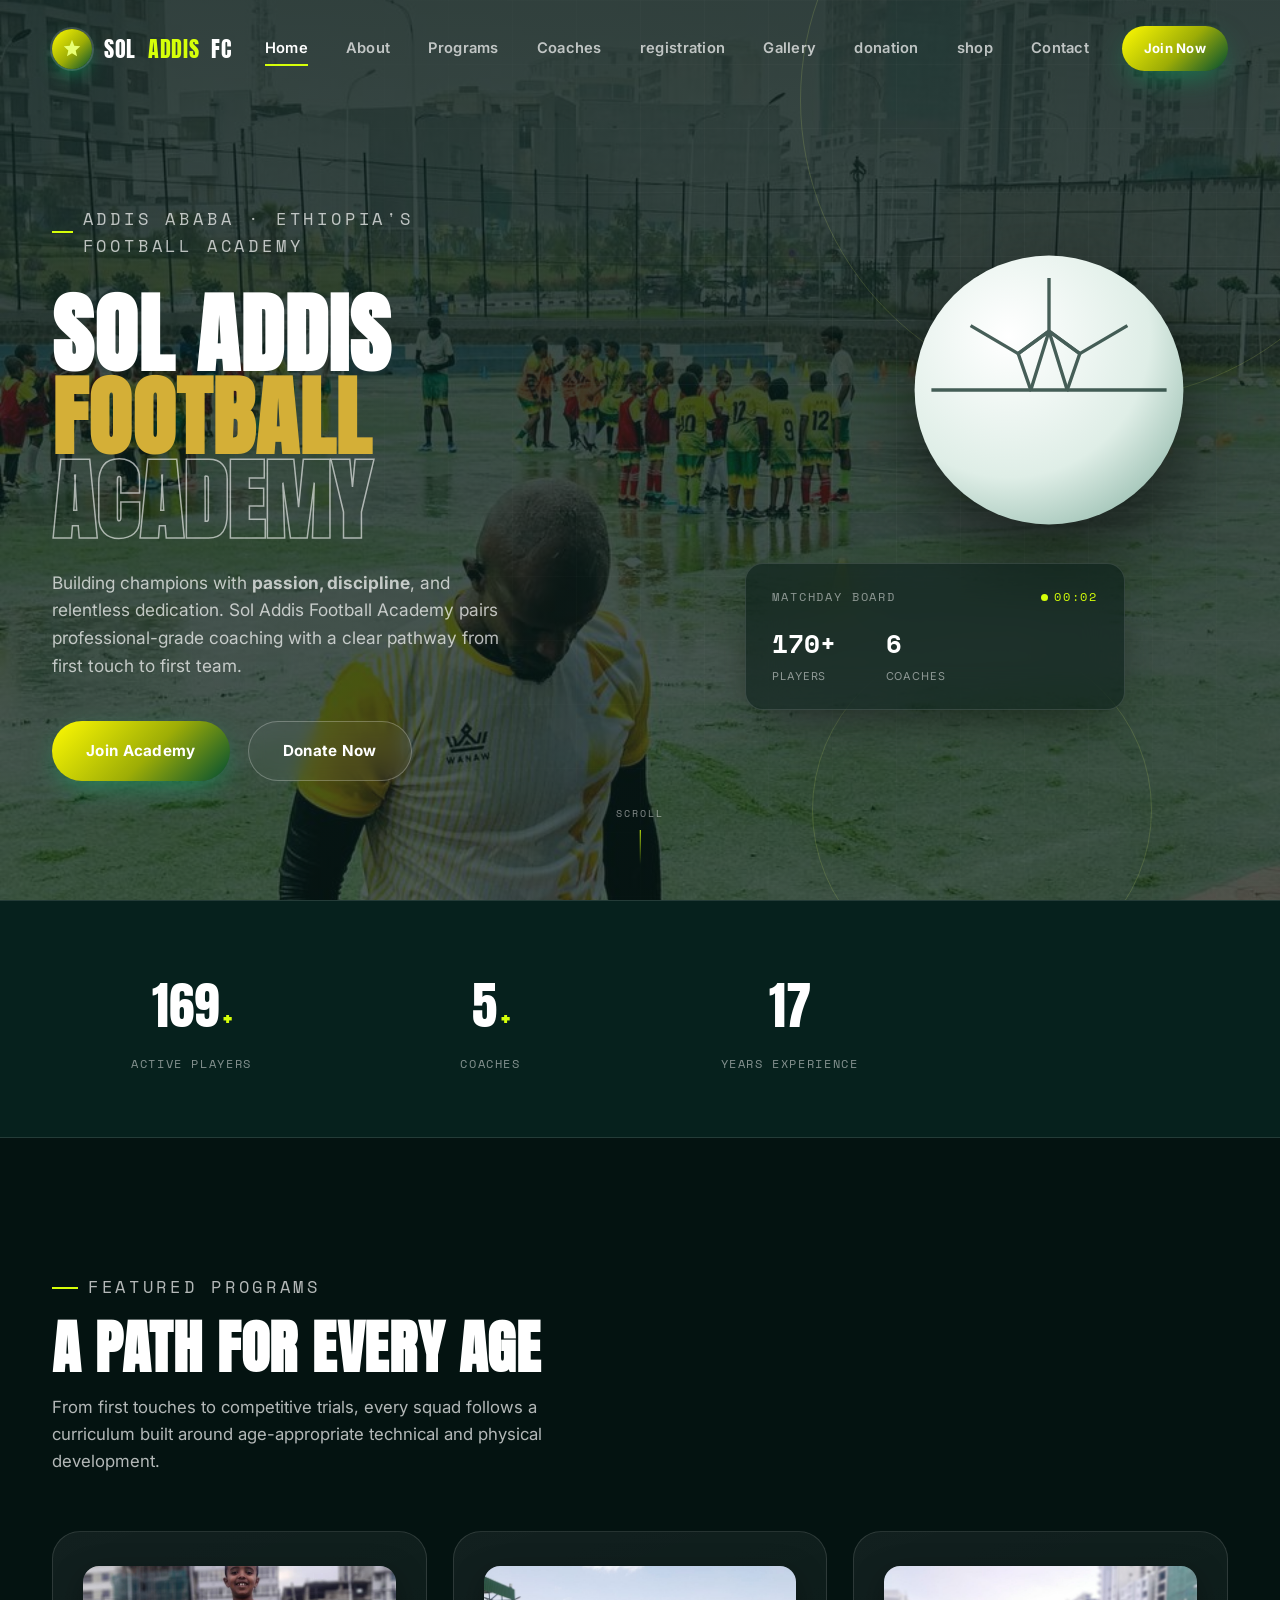
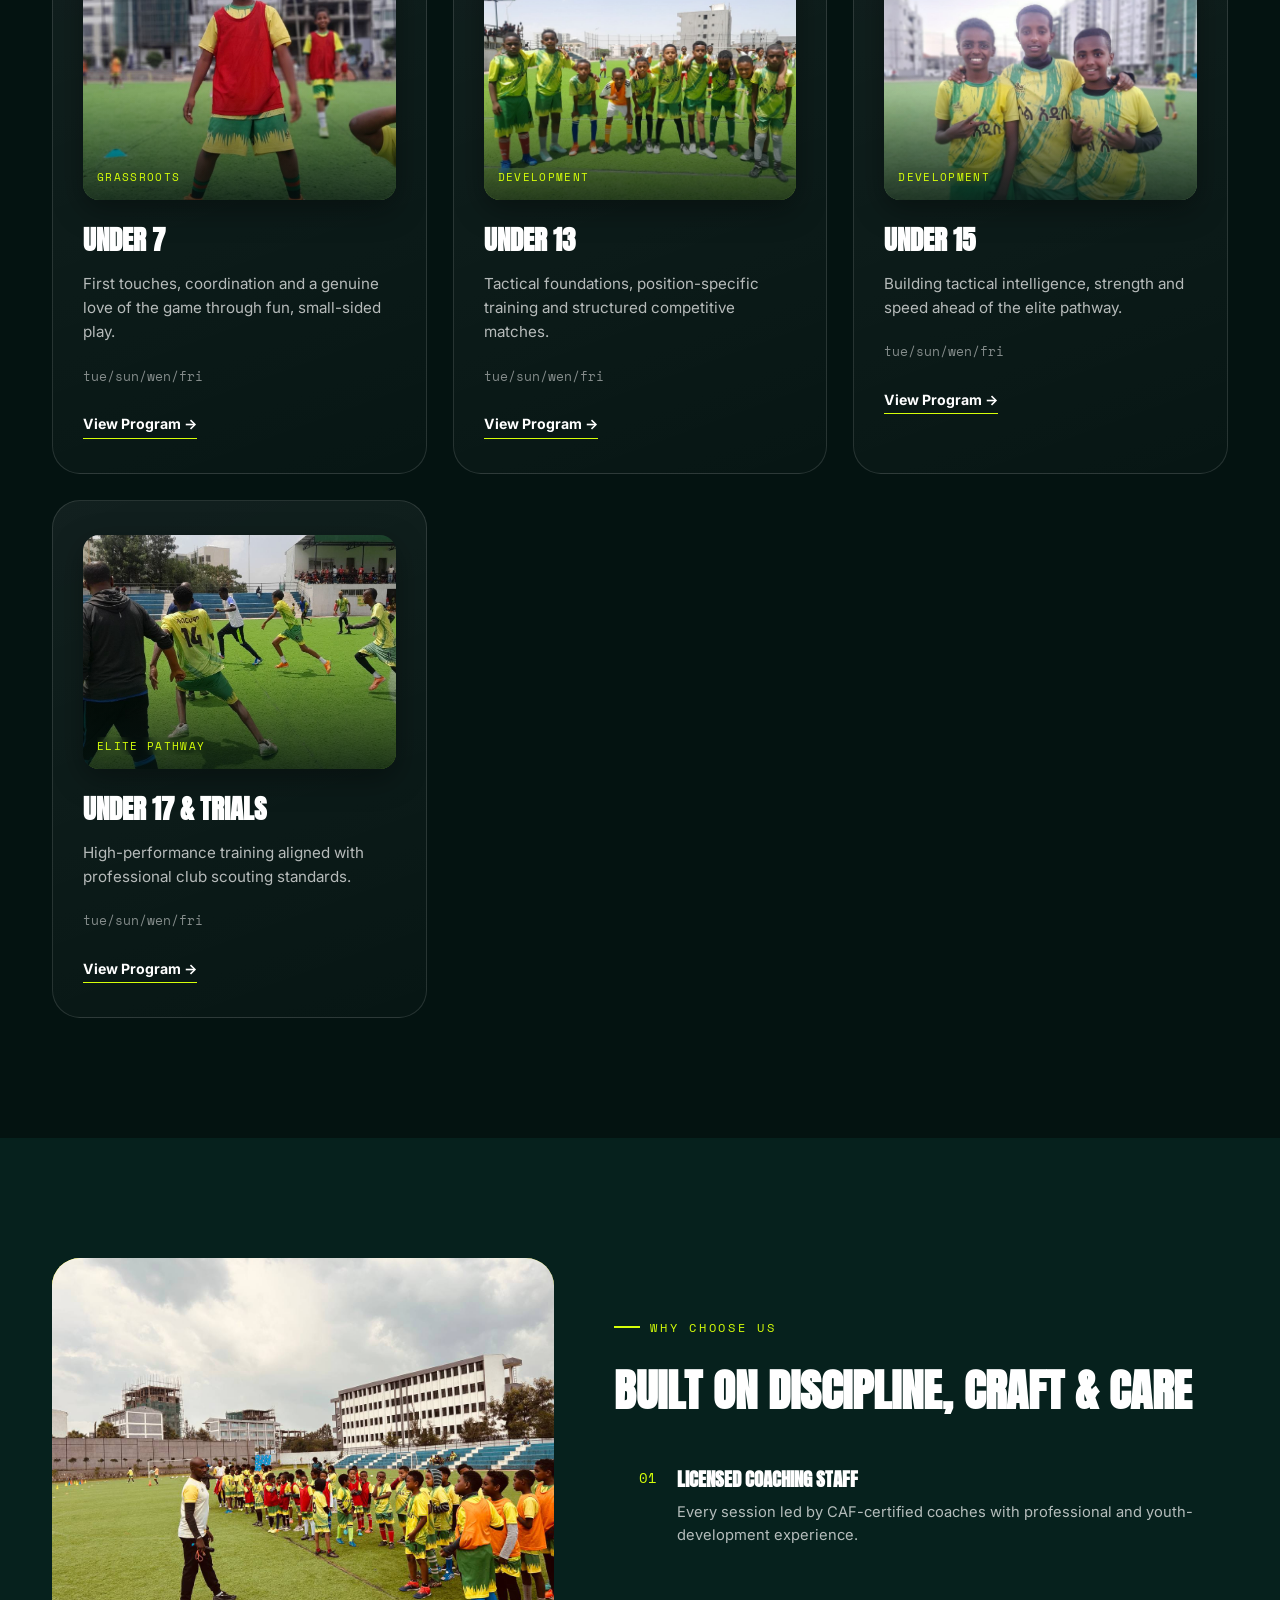
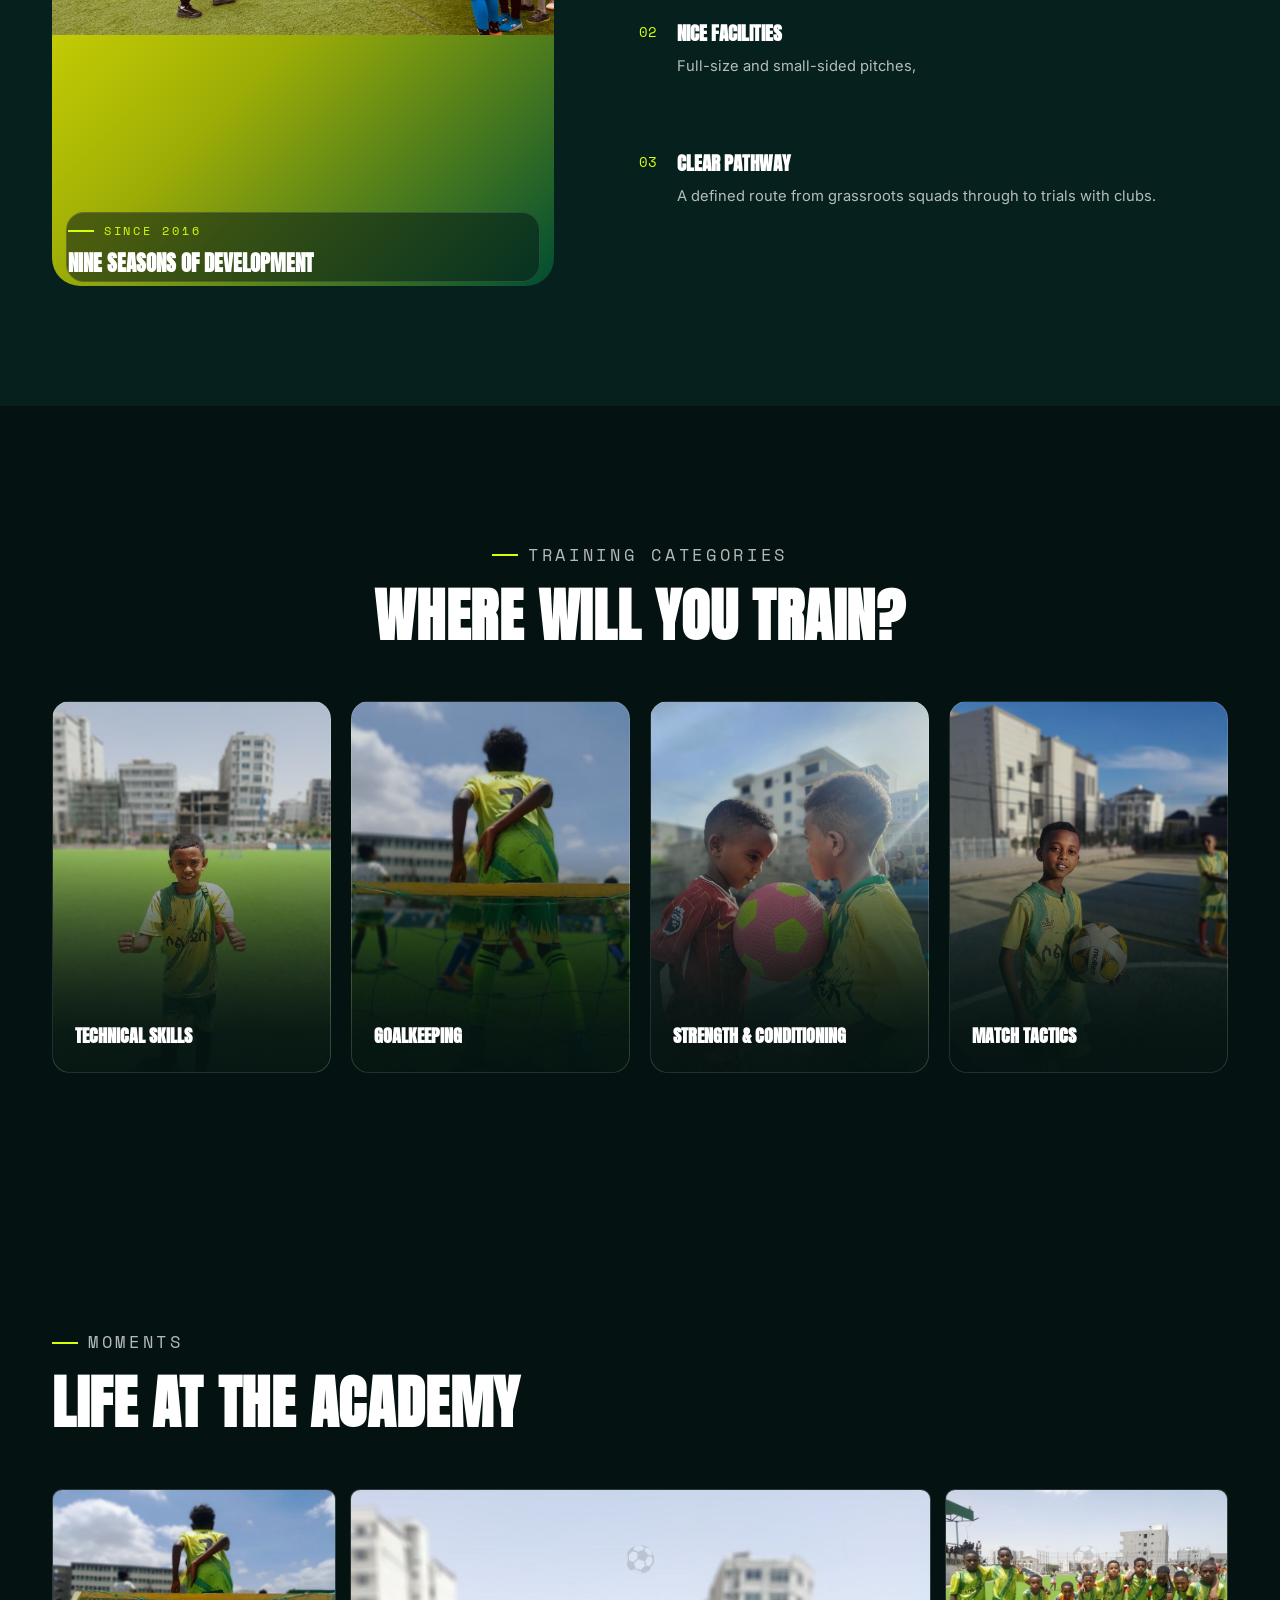
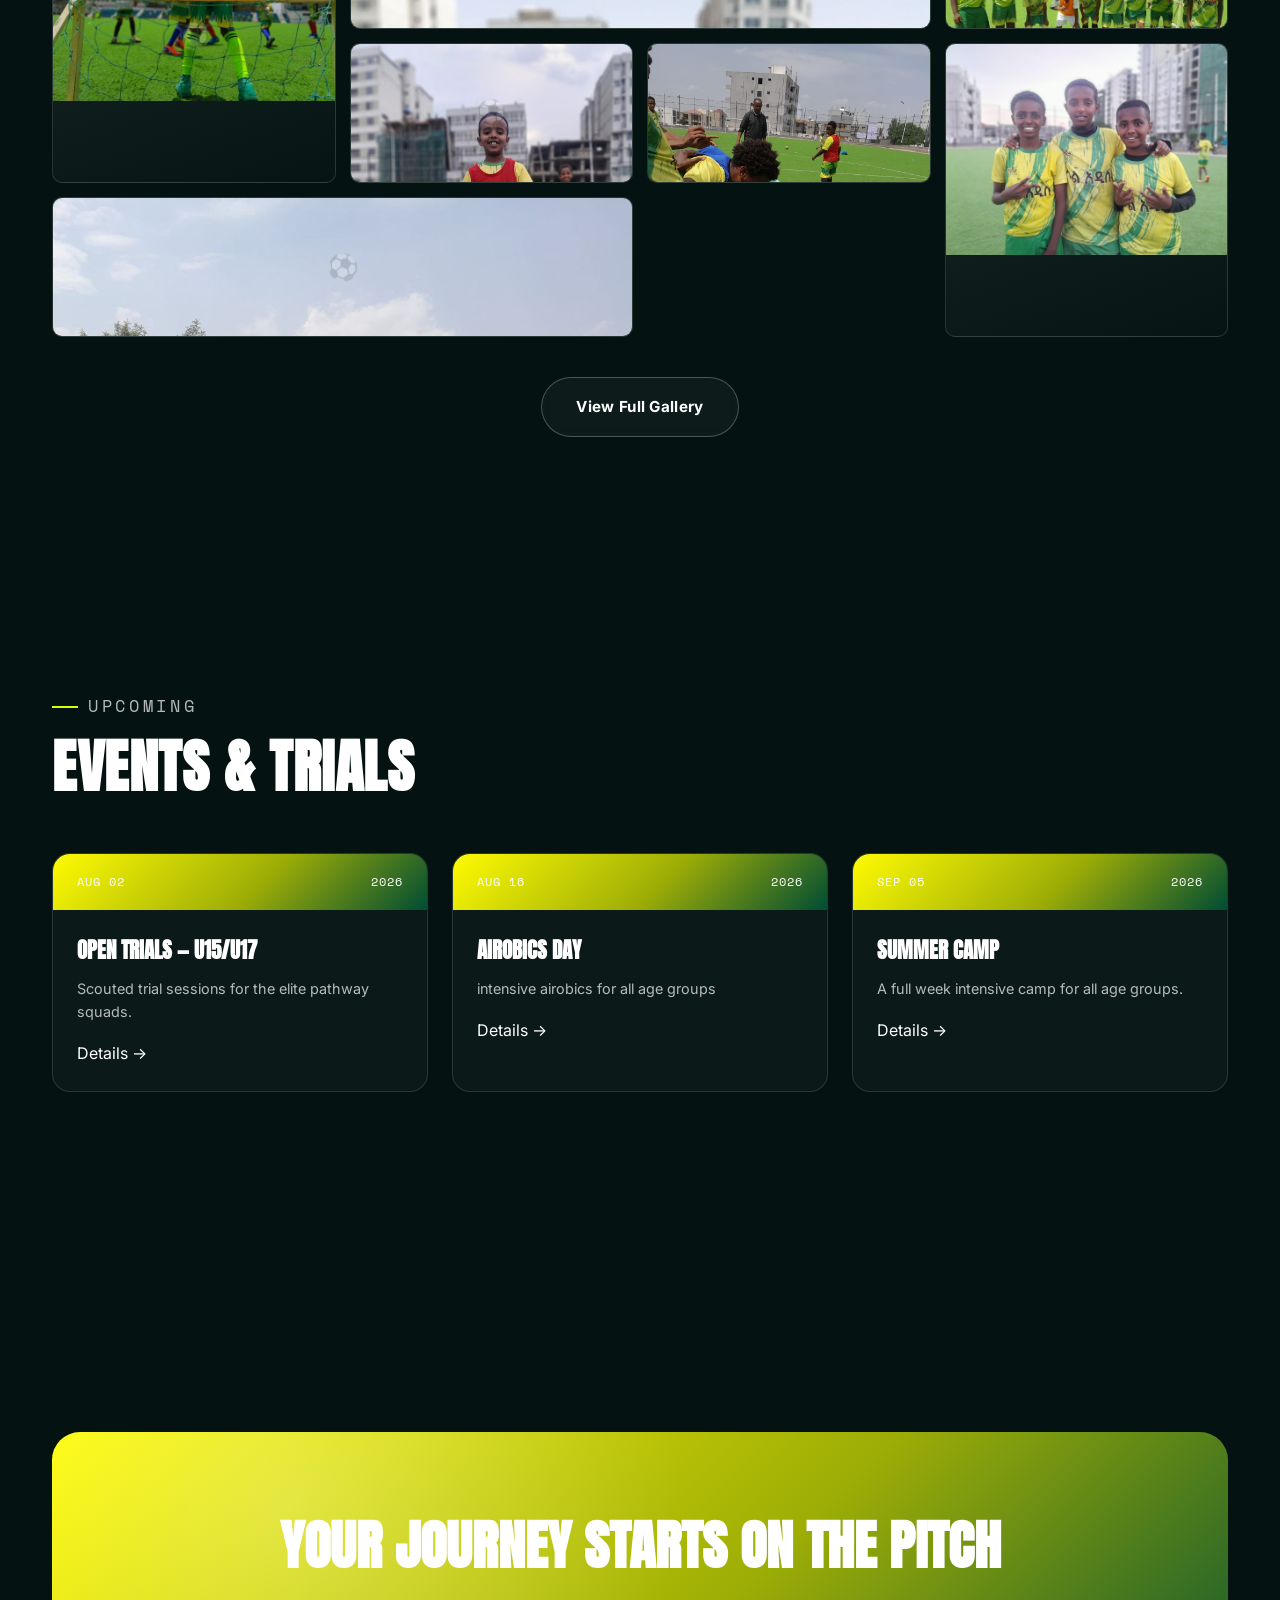
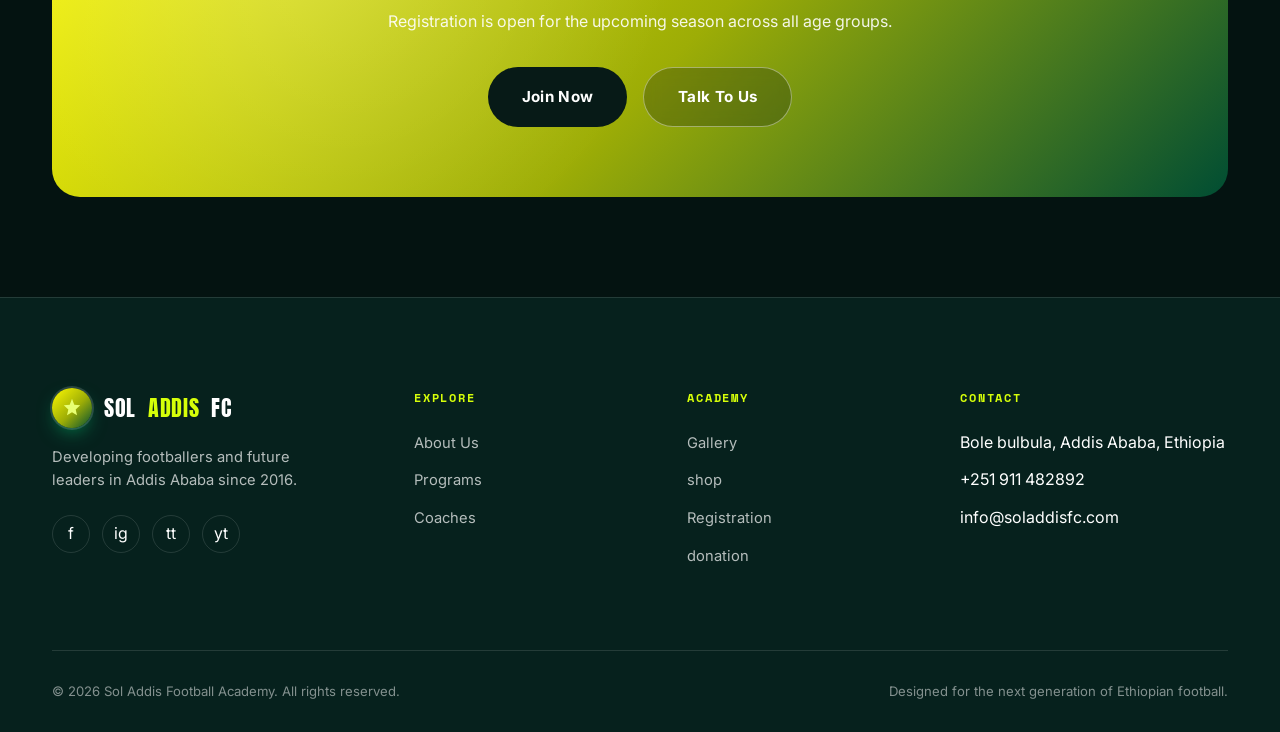
<file: index.html>
<!DOCTYPE html>
<html lang="en">
<head>
<meta charset="UTF-8" />
<meta name="viewport" content="width=device-width, initial-scale=1.0" />
<title>Sol Addis Football Academy | Ethiopia's Home of Future Footballers</title>
<meta name="description" content="Sol Addis Football Academy trains the next generation of Ethiopian footballers with elite coaching, modern facilities and a pathway from grassroots to the professional game." />
<meta name="keywords" content="football academy Ethiopia, Sol Addis, youth football training, Addis Ababa football academy, kids football program" />
<meta name="author" content="Sol Addis Football Academy" />

<!-- Open Graph -->
<meta property="og:title" content="Sol Addis Football Academy" />
<meta property="og:description" content="Elite football training for the next generation, based in Addis Ababa." />
<meta property="og:type" content="website" />
<meta property="og:image" content="images/og-cover.jpg" />

<link rel="preconnect" href="https://fonts.googleapis.com" />
<link rel="preconnect" href="https://fonts.gstatic.com" crossorigin />
<link href="https://fonts.googleapis.com/css2?family=Anton&family=Inter:wght@400;500;600;700;800&family=Space+Mono:wght@400;700&display=swap" rel="stylesheet" />

<link rel="stylesheet" href="style.css" />
<link rel="stylesheet" href="responsive co.css" />

<!--
  NOTE FOR YOU:
  - I did NOT change any existing id or class names, so your style.css and main.js/animation.js
    still work exactly as before.
  - The hero background image is set with an inline style (same technique you already had),
    pointing to "hero-bg.jpg". Drop your stadium/pitch photo (like the one in your reference
    screenshot) into the project folder with that filename, or change the filename below.
  - I added small NEW classes only where needed for the new program photos
    (program-img, program-img-wrap, program-tag-onimg, program-img-fade). These are brand
    new classes that don't exist anywhere else in your CSS, so they won't collide with
    anything. Their styling lives in the <style> block right below, scoped only to these
    new classes — your style.css is untouched.
-->
<style>
  .program-img-wrap{
    position: relative;
    width: 100%;
    aspect-ratio: 4/3;
    overflow: hidden;
    border-radius: 16px;
    margin-bottom: 18px;
    box-shadow: 0 10px 30px rgba(0,0,0,0.35);
  }
  .program-img{
    width: 100%;
    height: 100%;
    object-fit: cover;
    display: block;
    transition: transform .6s cubic-bezier(.2,.8,.2,1), filter .6s ease;
    filter: saturate(1.05) contrast(1.03);
  }
  .program-card:hover .program-img{
    transform: scale(1.08);
    filter: saturate(1.15) contrast(1.05);
  }
  .program-img-fade{
    position: absolute;
    inset: 0;
    background: linear-gradient(to top, rgba(4,19,17,0.75) 0%, rgba(4,19,17,0.05) 45%, rgba(4,19,17,0) 65%);
    pointer-events: none;
  }
  .program-tag-onimg{
    position: absolute;
    left: 14px;
    bottom: 14px;
    z-index: 2;
    margin: 0;
    backdrop-filter: blur(4px);
    -webkit-backdrop-filter: blur(4px);
  }
</style>
</head>
<body>

<!-- ========================================================================
     LOADING SCREEN
======================================================================== -->
<div class="loader" aria-hidden="true">
  <div class="loader-ball">
    <svg viewBox="0 0 100 100"><polygon points="50,20 65,32 59,50 41,50 35,32" fill="#041311" opacity=".85"/></svg>
  </div>
  <span class="loader-text">SOL ADDIS FC</span>
</div>

<!-- ========================================================================
     NAVIGATION
======================================================================== -->
<header class="navbar">
  <div class="container nav-inner">
    <a href="index.html" class="logo">
      <span class="logo-mark">
        <svg viewBox="0 0 24 24" fill="none" xmlns="http://www.w3.org/2000/svg"><path d="M12 2L14.5 8.5L21 9L16 13.5L17.5 20L12 16.5L6.5 20L8 13.5L3 9L9.5 8.5L12 2Z" fill="#E8FF73"/></svg>
      </span>
      SOL <span>ADDIS</span> FC
    </a>

    <nav class="nav-links" aria-label="Primary">
      <a href="#home" class="active">Home</a>
      <a href="about.html">About</a>
      <a href="programs.html">Programs</a>
      <a href="coaches.html">Coaches</a>
      <a href="registration.html">registration</a>
      <a href="gallery.html">Gallery</a>
      <a href="donation.html">donation</a>
  <a href="shop (1).html">shop</a>
      <a href="contact.html">Contact</a>
    </nav>

    <div class="nav-cta">
      <a href="registration.html" class="btn btn-primary btn-sm">Join Now</a>
      <button class="nav-toggle" aria-label="Open menu" aria-expanded="false">
        <span></span><span></span><span></span>
      </button>
    </div>
  </div>
</header>

<!-- Mobile fullscreen menu -->
<div class="mobile-menu">
  <a href="index.html">Home</a>
  <a href="about.html">About</a>
  <a href="programs.html">Programs</a>
  <a href="coaches.html">Coaches</a>
  <a href="registration.html">registration</a>
  <a href="gallery.html">Gallery</a>
  <a href="donation.html">donation</a>
  <a href="shop (1).html">shop</a>
  <a href="contact.html">Contact</a>
  <a href="registration.html" class="btn btn-primary" style="margin-top:12px;">Join Now</a>
</div>

<main>

<!-- ========================================================================
     HERO (dynamic background image, same structure/ids/classes as before)
======================================================================== -->
<section class="hero" id="home" style="
  background: linear-gradient(rgba(7,26,23,0.82), rgba(7,26,23,0.7)), url('new1.jpg') center 30% / cover no-repeat;
">
  <span class="pitch-line l1"></span>
  <span class="pitch-line l2"></span>

  <div class="container hero-grid">
    <div class="hero-copy" data-reveal>
      <p class="eyebrow">Addis Ababa · Ethiopia's Football Academy</p>
      <h1 style="line-height:0.95; margin:10px 0;">
        <span class="line" style="display:block; font-family:'Anton',sans-serif; font-weight:700; text-transform:uppercase; color:#ffffff; font-size:clamp(2.8rem,7vw,5.5rem); letter-spacing:1px;">SOL ADDIS</span>
        <span class="line" style="display:block; font-family:'Anton',sans-serif; font-weight:700; text-transform:uppercase; color:#D4AF37; font-size:clamp(2.8rem,7vw,5.5rem); letter-spacing:1px;">FOOTBALL</span>
        <span class="line" style="display:block; font-family:'Anton',sans-serif; font-weight:700; text-transform:uppercase; color:transparent; -webkit-text-stroke:1.5px rgba(255,255,255,0.6); font-size:clamp(2.8rem,7vw,5.5rem); letter-spacing:1px;">ACADEMY</span>
      </h1>
      <p>Building champions with <strong>passion, discipline</strong>, and relentless dedication. Sol Addis Football Academy pairs professional-grade coaching with a clear pathway from first touch to first team.</p>
      <div class="hero-actions">
        <a href="registration.html" class="btn btn-primary">Join Academy</a>
        <a href="donation.html" class="btn btn-ghost">Donate Now</a>
      </div>
    </div>

    <div class="hero-visual" data-reveal data-reveal-delay="2">
      <div class="ball-wrap" data-parallax="14">
        <svg viewBox="0 0 200 200" xmlns="http://www.w3.org/2000/svg">
          <defs>
            <radialGradient id="ballShade" cx="35%" cy="30%" r="75%">
              <stop offset="0%" stop-color="#ffffff"/>
              <stop offset="70%" stop-color="#dfeee7"/>
              <stop offset="100%" stop-color="#a9c9bd"/>
            </radialGradient>
          </defs>
          <circle cx="100" cy="100" r="96" fill="url(#ballShade)"/>
          <g fill="none" stroke="#0c2b23" stroke-width="2.4" opacity=".75">
            <polygon points="100,58 122,74 113,100 87,100 78,74"/>
            <path d="M100,58 L100,20 M122,74 L156,54 M113,100 L184,100 M87,100 L16,100 M78,74 L44,54"/>
            <path d="M100,58 L78,74 M100,58 L122,74 M113,100 L100,58 M87,100 L100,58"/>
          </g>
        </svg>
      </div>

      <div class="scoreboard">
        <div class="scoreboard-top">
          <span>Matchday Board</span>
          <span class="live" data-live-clock>00:00</span>
        </div>
        <div class="scoreboard-grid">
          <div class="stat"><div class="num" data-count="170" data-suffix="+">0</div><div class="lbl">Players</div></div>
          <div class="stat"><div class="num" data-count="6">0</div><div class="lbl">Coaches</div></div>
        </div>
      </div>
    </div>
  </div>

  <div class="scroll-cue"><span>Scroll</span><span class="stick"></span></div>
</section>

<!-- ========================================================================
     STATS STRIP
======================================================================== -->
<section class="stats-strip" aria-label="Academy statistics">
  <div class="container stats-grid">
    <div class="stat-item" data-reveal>
      <div class="count"><span data-count="170" data-suffix="">0</span><span class="plus">+</span></div>
      <div class="lbl">Active Players</div>
    </div>
    <div class="stat-item" data-reveal data-reveal-delay="1">
      <div class="count"><span data-count="6">0</span><span class="plus">+</span></div>
      <div class="lbl"> Coaches</div>
    </div>

    <div class="stat-item" data-reveal data-reveal-delay="3">
      <div class="count"><span data-count="18">0</span></div>
      <div class="lbl">Years Experience</div>
    </div>
  </div>
</section>

<!-- ========================================================================
     FEATURED PROGRAMS (now with a photo for each age group)
======================================================================== -->
<section class="programs" id="programs">
  <div class="container">
    <div class="section-head" data-reveal>
      <p class="eyebrow">Featured Programs</p>
      <h2>A Path For Every Age</h2>
      <p>From first touches to competitive trials, every squad follows a curriculum built around age-appropriate technical and physical development.</p>
    </div>

    <div class="programs-grid">
      <article class="program-card" data-reveal>
        <div class="program-img-wrap">
          <img class="program-img" src="players 3.png" alt="Under 7 players training" />
          <span class="program-tag program-tag-onimg">Grassroots</span>
          <span class="program-img-fade"></span>
        </div>
        <h3>Under 7</h3>
        <p>First touches, coordination and a genuine love of the game through fun, small-sided play.</p>
        <div class="program-meta"><span>tue/sun/wen/fri</span><span></span></div>
        <a href="programs.html" class="card-link">View Program →</a>
      </article>

      <article class="program-card" data-reveal data-reveal-delay="1">
        <div class="program-img-wrap">
          <img class="program-img" src="players 2.png" alt="Under 13 players training" />
          <span class="program-tag program-tag-onimg">Development</span>
          <span class="program-img-fade"></span>
        </div>
        <h3>Under 13</h3>
        <p>Tactical foundations, position-specific training and structured competitive matches.</p>
        <div class="program-meta"><span>tue/sun/wen/fri</span><span></span></div>
        <a href="programs.html" class="card-link">View Program →</a>
      </article>

      <article class="program-card" data-reveal data-reveal-delay="2">
        <div class="program-img-wrap">
          <img class="program-img" src="player 5.png" alt="Under 15 players training" />
          <span class="program-tag program-tag-onimg">Development</span>
          <span class="program-img-fade"></span>
        </div>
        <h3>Under 15</h3>
        <p>Building tactical intelligence, strength and speed ahead of the elite pathway.</p>
        <div class="program-meta"><span>tue/sun/wen/fri</span><span></span></div>
        <a href="programs.html" class="card-link">View Program →</a>
      </article>

      <article class="program-card" data-reveal data-reveal-delay="3">
        <div class="program-img-wrap">
          <img class="program-img" src="player 6.png" alt="Under 17 players and trials" />
          <span class="program-tag program-tag-onimg">Elite Pathway</span>
          <span class="program-img-fade"></span>
        </div>
        <h3>Under 17 &amp; Trials</h3>
        <p>High-performance training aligned with professional club scouting standards.</p>
        <div class="program-meta"><span>tue/sun/wen/fri</span><span></span></div>
        <a href="programs.html" class="card-link">View Program →</a>
      </article>
    </div>
  </div>
</section>

<!-- ========================================================================
     WHY CHOOSE SOL ADDIS
======================================================================== -->
<section class="why">
  <div class="container why-grid">
    <div class="why-visual" data-reveal>
      <img src="new2.jpg"/>
      <div class="glass-badge">
        <p class="eyebrow" style="margin-bottom:6px;">Since 2016</p>

        <h4 style="font-family:var(--font-display);font-size:1.3rem;text-transform:uppercase;">Nine Seasons of Development</h4>
      </div>
    </div>

    <div data-reveal data-reveal-delay="1">
      <p class="eyebrow">Why Choose Us</p>
      <h2 style="font-family:var(--font-display);font-size:clamp(2rem,4vw,2.8rem);text-transform:uppercase;">Built On Discipline, Craft &amp; Care</h2>

      <div class="why-list">
        <div class="why-item">
          <span class="why-num">01</span>
          <div><h4>Licensed Coaching Staff</h4><p>Every session led by CAF-certified coaches with professional and youth-development experience.</p></div>
        </div>
        <div class="why-item">
          <span class="why-num">02</span>
          <div><h4>nice Facilities</h4><p>Full-size and small-sided pitches,</p></div>
        </div>
        <div class="why-item">
          <span class="why-num">03</span>
          <div><h4>Clear Pathway</h4><p>A defined route from grassroots squads through to trials with clubs.</p></div>
        </div>
      </div>
    </div>
  </div>
</section>

<!-- ========================================================================
     TRAINING CATEGORIES
======================================================================== -->
<section class="categories">
  <div class="container">
    <div class="section-head center" data-reveal style="margin-left:auto;margin-right:auto;">
      <p class="eyebrow" style="justify-content:center;">Training Categories</p>
      <h2>Where Will You Train?</h2>
    </div>
    <div class="categories-grid">
      <div class="cat-card" data-reveal style="background:linear-gradient(to top, rgba(4,19,17,0.85) 10%, rgba(4,19,17,0.15) 60%), url('player.png') center / cover no-repeat;"><h4>Technical Skills</h4></div>

      <div class="cat-card" data-reveal data-reveal-delay="1" style="background:linear-gradient(to top, rgba(4,19,17,0.85) 10%, rgba(4,19,17,0.15) 60%), url('goalkeper.png') center / cover no-repeat;"><h4>Goalkeeping</h4> </div>
      <div class="cat-card" data-reveal data-reveal-delay="2" style="background:linear-gradient(to top, rgba(4,19,17,0.85) 10%, rgba(4,19,17,0.15) 60%), url('match 3.jpg') center / cover no-repeat;"><h4>Strength &amp; Conditioning</h4></div>
      <div class="cat-card" data-reveal data-reveal-delay="3" style="background:linear-gradient(to top, rgba(4,19,17,0.85) 10%, rgba(4,19,17,0.15) 60%), url('match 4.jpg') center / cover no-repeat;"><h4>Match Tactics </h4></div>
    </div>
  </div>
</section>

<!-- ========================================================================
     GALLERY PREVIEW
======================================================================== -->
<section class="gallery-section">
  <div class="container">
    <div class="section-head" data-reveal>
      <p class="eyebrow">Moments</p>
      <h2>Life At The Academy</h2>
    </div>
    <div class="gallery-preview-grid" data-reveal>
      <div class="g-item tall"><img src="goalkeper.png"/></div>
      <div class="g-item wide"><img src="player.png"/></div>
      <div class="g-item"><img src="players 2.png"/></div>
      <div class="g-item"><img src="players 3.png"/></div>
      <div class="g-item"><img src="player 4.png"/></div>
      <div class="g-item tall"><img src="player 5.png"/></div>
      <div class="g-item wide"><img src="player 6.png"/></div>
    </div>
    <div style="text-align:center;margin-top:40px;">
      <a href="gallery.html" class="btn btn-ghost">View Full Gallery</a>
    </div>
  </div>
</section>

<!-- ========================================================================
     UPCOMING EVENTS
======================================================================== -->
<section class="events" id="events">
  <div class="container">
    <div class="section-head" data-reveal>
      <p class="eyebrow">Upcoming</p>
      <h2>Events &amp; Trials</h2>
    </div>
    <div class="events-grid">
      <article class="event-card" data-reveal>
        <div class="event-date"><span>Aug 02</span><span>2026</span></div>
        <div class="event-body">
          <h4>Open Trials — U15/U17</h4>
          <p>Scouted trial sessions for the elite pathway squads.</p>
          <a href="programs.html" class="card-link">Details →</a>
        </div>
      </article>
      <article class="event-card" data-reveal data-reveal-delay="1">
        <div class="event-date"><span>Aug 16</span><span>2026</span></div>
        <div class="event-body">
          <h4>airobics Day</h4>
          <p>intensive airobics for all age groups</p>
          <a href="programs.html" class="card-link">Details →</a>
        </div>
      </article>
      <article class="event-card" data-reveal data-reveal-delay="2">
        <div class="event-date"><span>Sep 05</span><span>2026</span></div>
        <div class="event-body">
          <h4>summer  Camp</h4>
          <p>A full week intensive camp for all age groups.</p>
          <a href="programs.html" class="card-link">Details →</a>
        </div>
      </article>
    </div>
  </div>
</section>

<!-- ========================================================================
     TESTIMONIALS
======================================================================== -->
 <!--   <section class="testimonials">
  <div class="container">
    <div class="section-head center" data-reveal>
      <p class="eyebrow" style="justify-content:center;">Voices</p>
      <h2>What Families Say</h2>
    </div>
    <div class="testi-grid">
      <div class="testi-card" data-reveal>
        <div class="testi-quote">"</div>
        <p>My son's confidence, both on and off the pitch, has grown enormously since joining the academy.</p>
        <div class="testi-person"><div class="testi-avatar"></div><div><h5>Selam T.</h5><span>Parent, U11 Squad</span></div></div>
      </div>
      <div class="testi-card" data-reveal data-reveal-delay="1">
        <div class="testi-quote">"</div>
        <p>The coaching staff pushed me technically further than I thought possible in one season.</p>
        <div class="testi-person"><div class="testi-avatar"></div><div><h5>Nahom B.</h5><span>Player, Elite Pathway</span></div></div>
      </div>
      <div class="testi-card" data-reveal data-reveal-delay="2">
        <div class="testi-quote">"</div>
        <p>A professional environment with real structure — exactly what youth football here needed.</p>
        <div class="testi-person"><div class="testi-avatar"></div><div><h5>Coach Dawit</h5><span>Partner Club Scout</span></div></div>
      </div>
    </div>
  </div>
</section>      -->

<!-- ========================================================================
     SPONSORS
======================================================================== -->
<section class="sponsors" style="padding:60px 0;">
  <div class="container">
    <div class="sponsors-row" data-reveal>
      <span class="sponsor"></span>
      <span class="sponsor"></span>
      <span class="sponsor"></span>
      <span class="sponsor"></span>
      <span class="sponsor"></span>
    </div>
  </div>
</section>

<!-- ========================================================================
     CALL TO ACTION
======================================================================== -->
<section class="cta-section">
  <div class="container">
    <div class="cta-box" data-reveal>
      <h2>Your Journey Starts On The Pitch</h2>
      <p>Registration is open for the upcoming season across all age groups.</p>
      <div class="btn-actions">
        <a href="registration.html" class="btn btn-primary on-green">Join Now</a>
        <a href="contact.html" class="btn btn-ghost">Talk To Us</a>
      </div>
    </div>
  </div>
</section>

</main>

<!-- ========================================================================
     FOOTER
======================================================================== -->
<footer class="footer">
  <div class="container">
    <div class="footer-grid">
      <div class="footer-brand">
        <a href="index.html" class="logo">
          <span class="logo-mark">
            <svg viewBox="0 0 24 24" fill="none" xmlns="http://www.w3.org/2000/svg"><path d="M12 2L14.5 8.5L21 9L16 13.5L17.5 20L12 16.5L6.5 20L8 13.5L3 9L9.5 8.5L12 2Z" fill="#E8FF73"/></svg>
          </span>
          SOL <span>ADDIS</span> FC
        </a>
        <p>Developing footballers and future leaders in Addis Ababa since 2016.</p>
        <div class="footer-social">
          <a href="#" aria-label="Facebook">f</a>
          <a href="#" aria-label="Instagram">ig</a>
          <a href="#" aria-label="TikTok">tt</a>
          <a href="#" aria-label="YouTube">yt</a>
        </div>
      </div>

      <div class="footer-col">
        <h5>Explore</h5>
        <ul>
          <li><a href="about.html">About Us</a></li>
          <li><a href="programs.html">Programs</a></li>
          <li><a href="coaches.html">Coaches</a></li>

        </ul>
      </div>

      <div class="footer-col">
        <h5>Academy</h5>
        <ul>
          <li><a href="gallery.html">Gallery</a></li>
          <li><a href="shop (1).html">shop</a></li>
          <li><a href="registration.html">Registration</a></li>
          <li><a href="donation.html">donation</a></li>
        </ul>
      </div>

      <div class="footer-col">
        <h5>Contact</h5>
        <ul>
          <li>Bole bulbula, Addis Ababa, Ethiopia</li>
          <li>+251 911 482892</li>
          <li>info@soladdisfc.com</li>
        </ul>
      </div>
    </div>

    <div class="footer-bottom">
      <span>© 2026 Sol Addis Football Academy. All rights reserved.</span>
      <span>Designed for the next generation of Ethiopian football.</span>
    </div>
  </div>
</footer>

<button class="back-to-top" aria-label="Back to top">
  <svg width="20" height="20" viewBox="0 0 24 24" fill="none"><path d="M12 19V5M5 12l7-7 7 7" stroke="#071A17" stroke-width="2.4" stroke-linecap="round" stroke-linejoin="round"/></svg>
</button>

<script src="animation.js"></script>
<script src="main.js"></script>
</body>
</html>
</file>
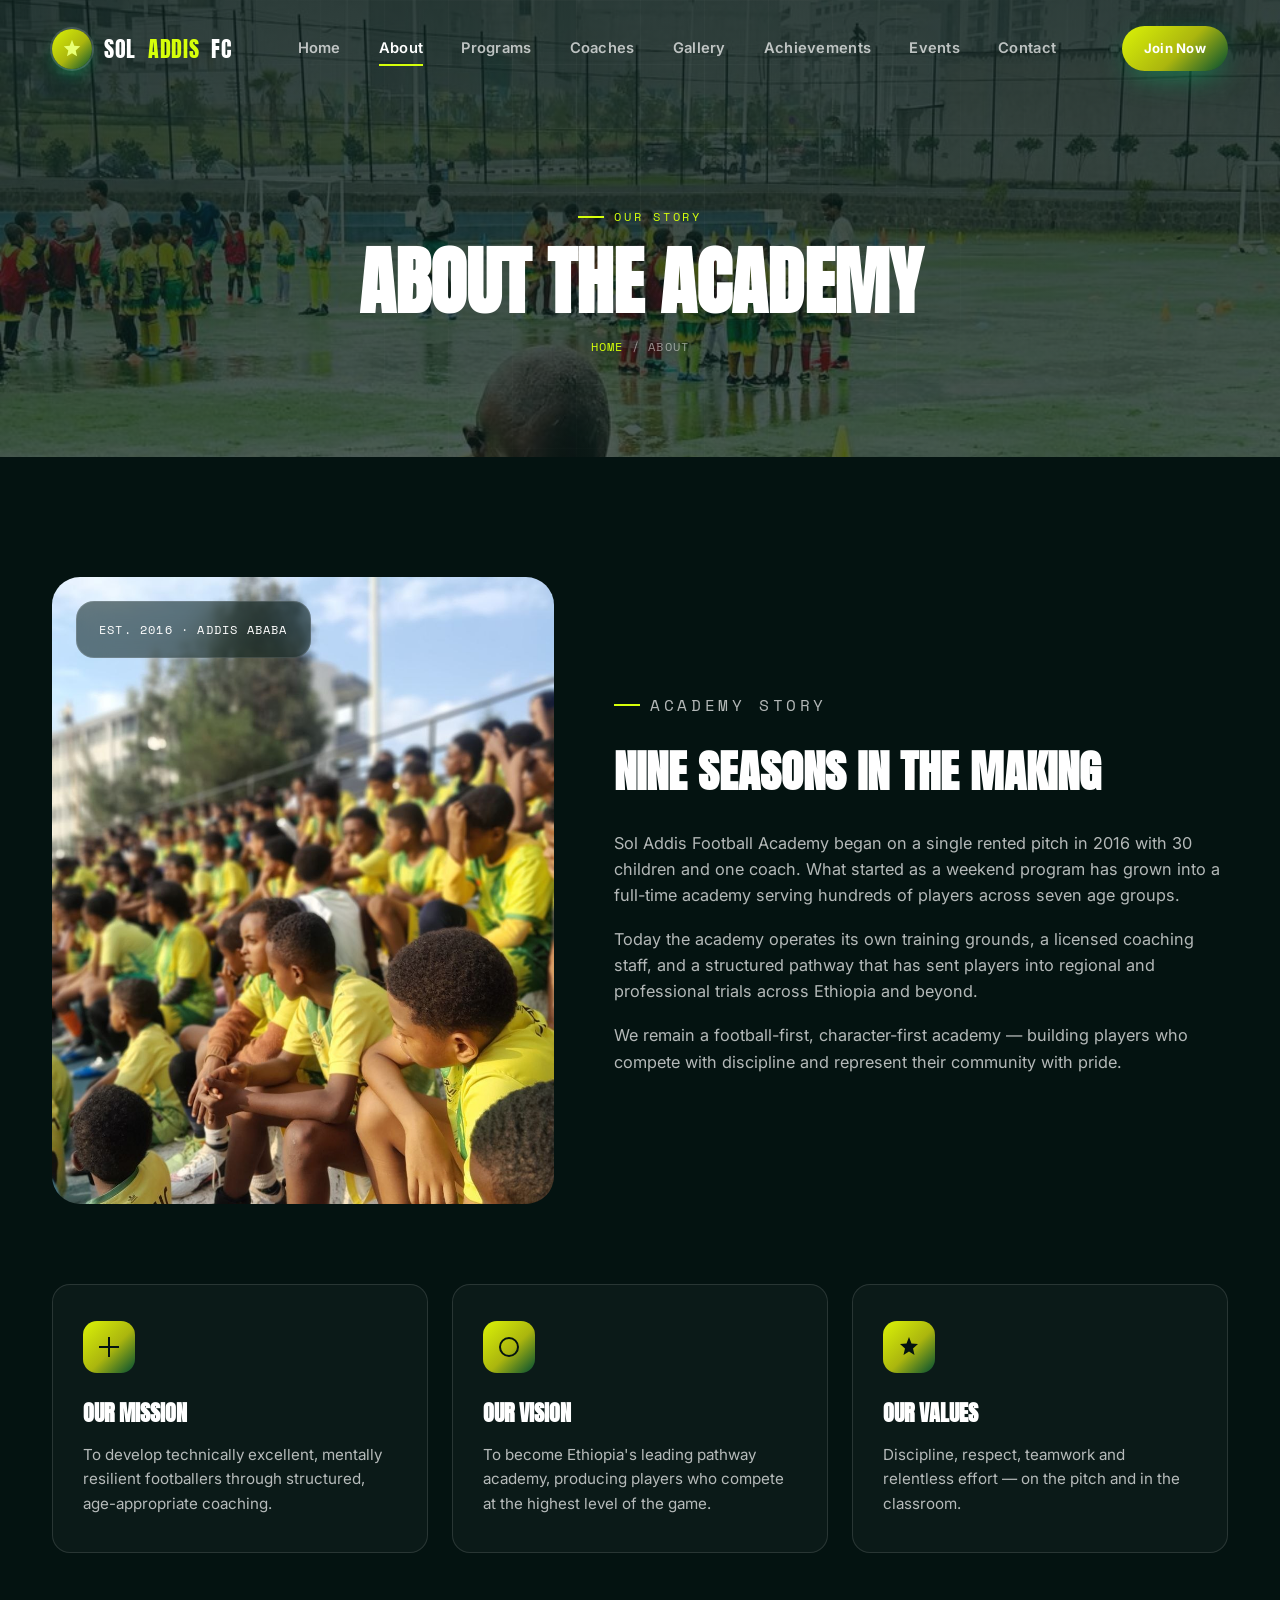
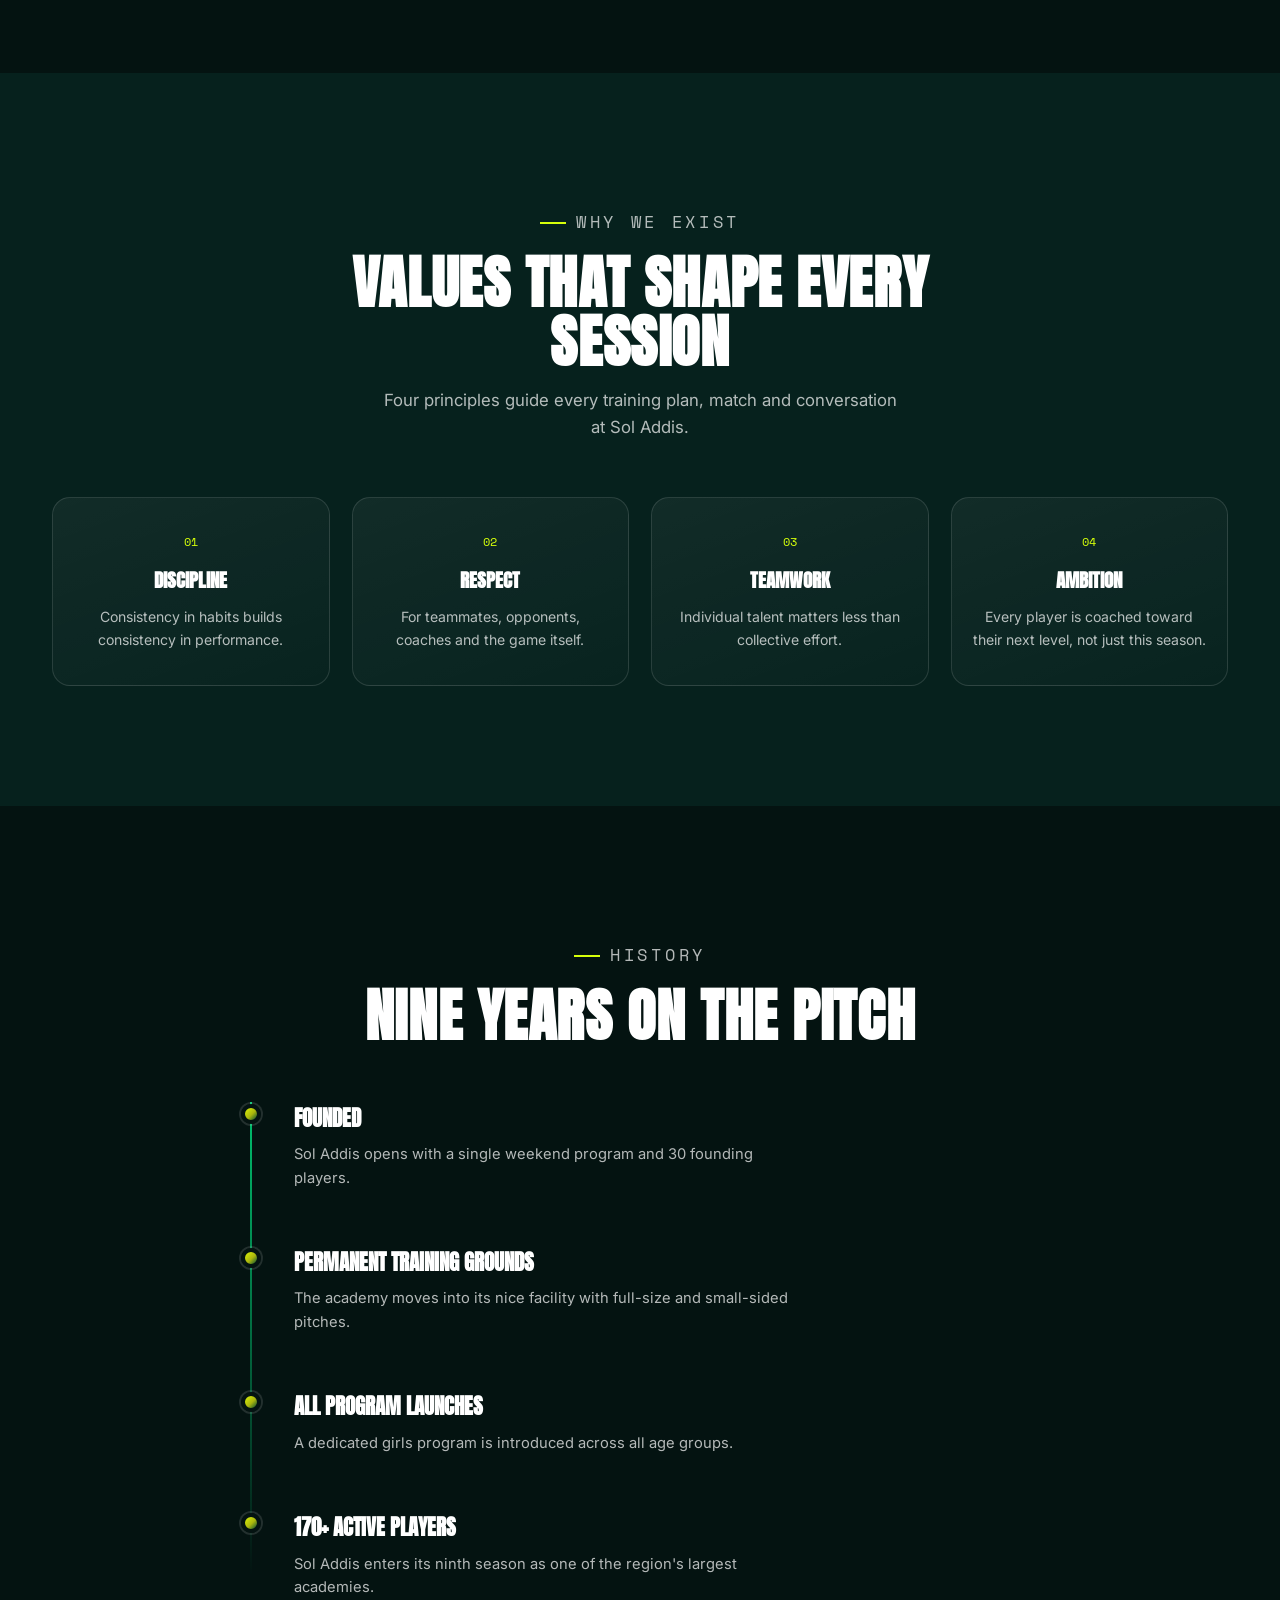
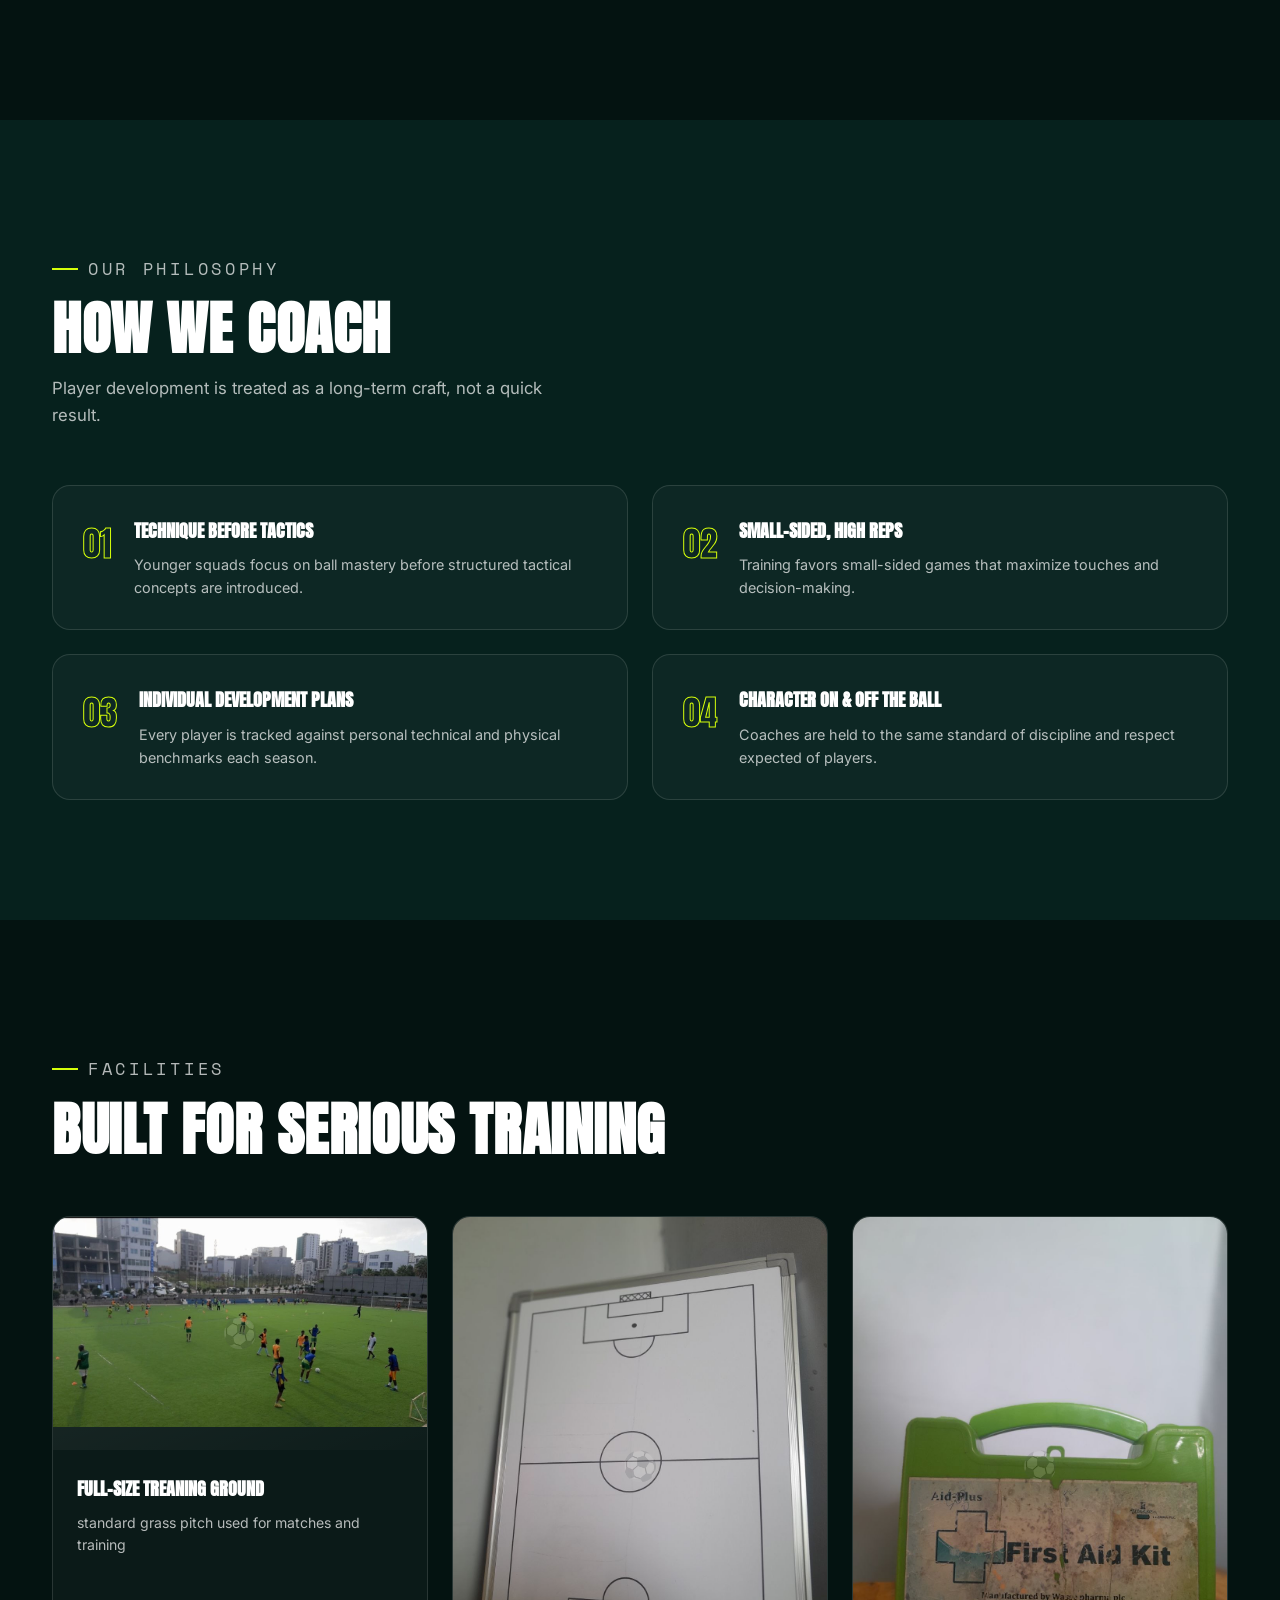
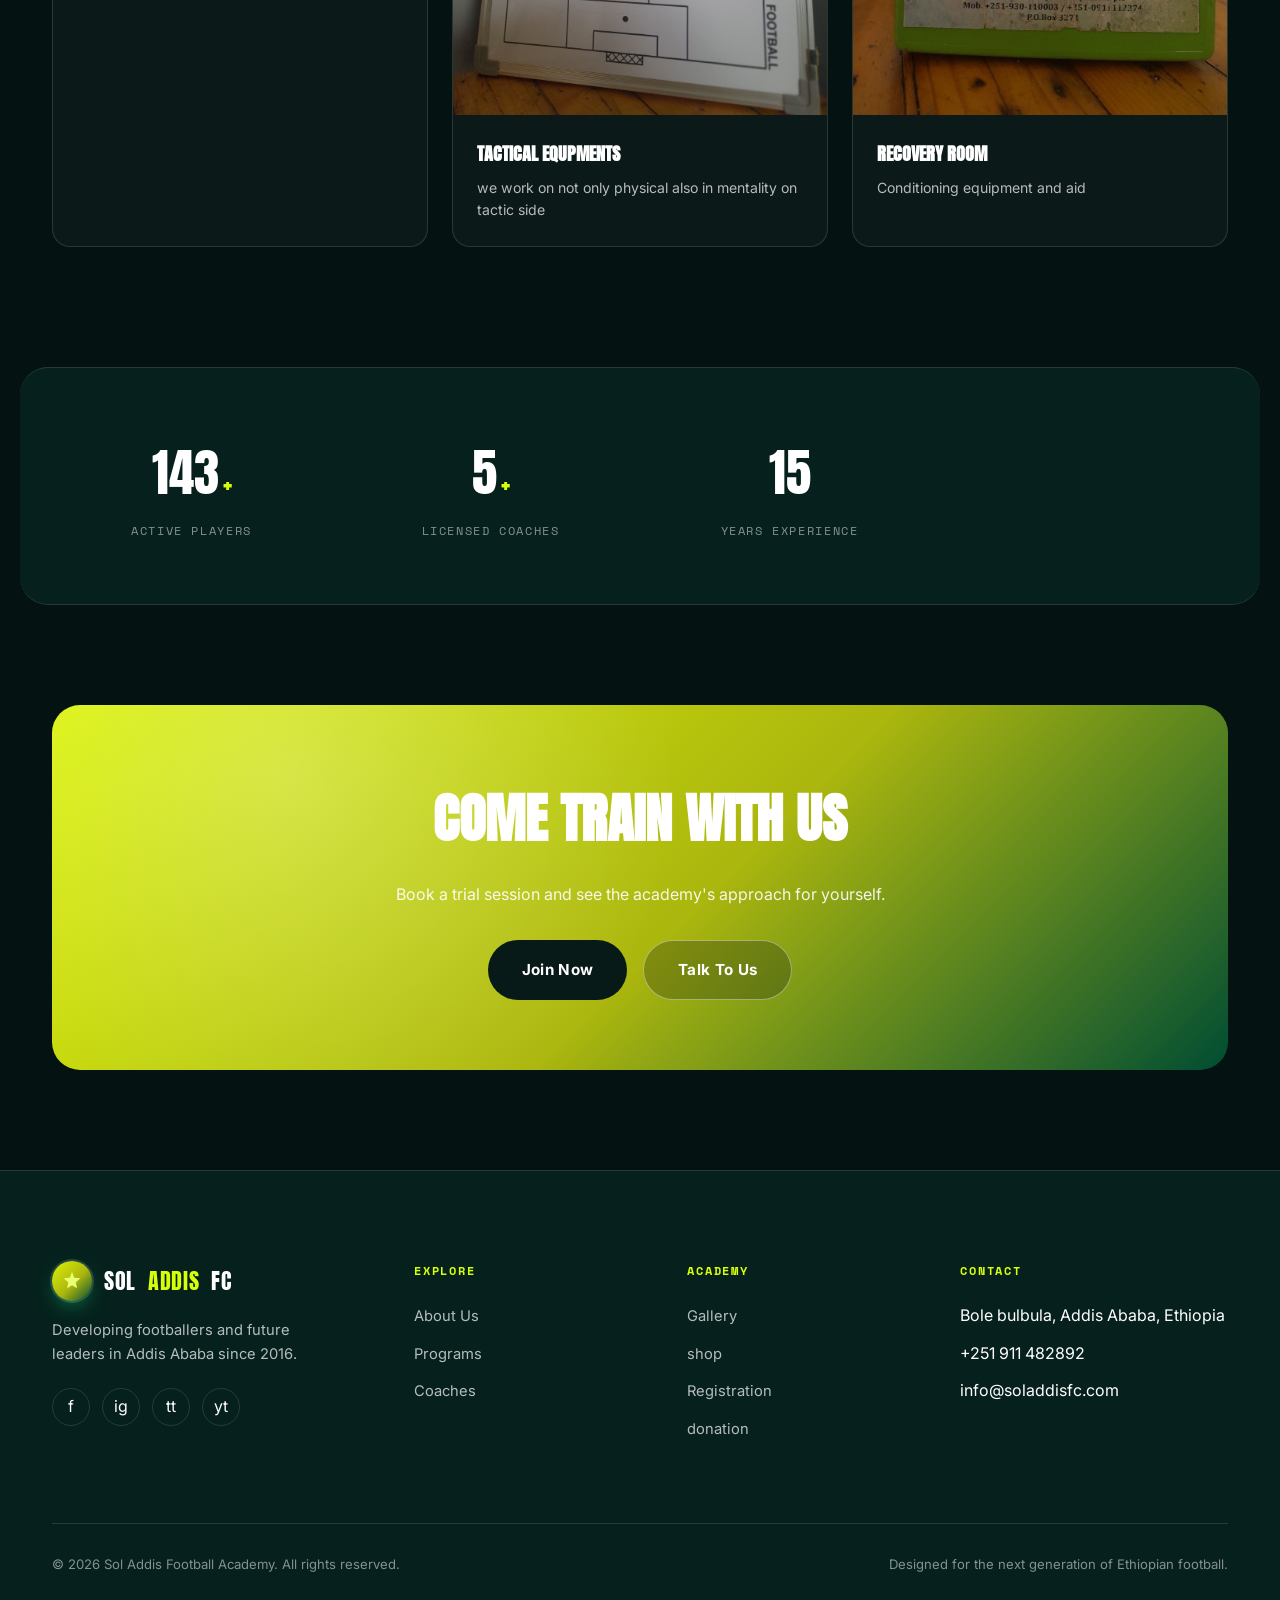
<file: about.html>
<!DOCTYPE html>
<html lang="en">
<head>
<meta charset="UTF-8" />
<meta name="viewport" content="width=device-width, initial-scale=1.0" />
<title>About Us | Sol Addis Football Academy</title>
<meta name="description" content="Learn the story, mission, values and philosophy behind Sol Addis Football Academy, Addis Ababa's home for player development since 2016." />
<meta name="keywords" content="about Sol Addis academy, football academy history Ethiopia, academy mission vision values" />
<meta name="author" content="Sol Addis Football Academy" />

<meta property="og:title" content="About Sol Addis Football Academy" />
<meta property="og:description" content="Our story, mission, vision and the philosophy behind every session." />
<meta property="og:type" content="website" />
<meta property="og:image" content="images/og-cover.jpg" />

<link rel="preconnect" href="https://fonts.googleapis.com" />
<link rel="preconnect" href="https://fonts.gstatic.com" crossorigin />
<link href="https://fonts.googleapis.com/css2?family=Anton&family=Inter:wght@400;500;600;700;800&family=Space+Mono:wght@400;700&display=swap" rel="stylesheet" />

<link rel="stylesheet" href="style123.css" />
<link rel="stylesheet" href="responsive123.css" />
</head>
<body>

<div class="loader" aria-hidden="true">
  <div class="loader-ball">
    <svg viewBox="0 0 100 100"><polygon points="50,20 65,32 59,50 41,50 35,32" fill="#041311" opacity=".85"/></svg>
  </div>
  <span class="loader-text">SOL ADDIS FC</span>
</div>

<!-- ========================================================================
     NAVIGATION
======================================================================== -->
<header class="navbar">
  <div class="container nav-inner">
    <a href="index.html" class="logo">
      <span class="logo-mark">
        <svg viewBox="0 0 24 24" fill="none" xmlns="http://www.w3.org/2000/svg"><path d="M12 2L14.5 8.5L21 9L16 13.5L17.5 20L12 16.5L6.5 20L8 13.5L3 9L9.5 8.5L12 2Z" fill="#E8FF73"/></svg>
      </span>
      SOL <span>ADDIS</span> FC
    </a>

    <nav class="nav-links" aria-label="Primary">
      <a href="index.html">Home</a>
      <a href="about.html" class="active">About</a>
      <a href="programs.html">Programs</a>
      <a href="coaches.html">Coaches</a>
      <a href="gallery.html">Gallery</a>
      <a href="donation.html">Achievements</a>
  <a href="shop (1).html">Events</a>
      <a href="contact.html">Contact</a>
    </nav>

    <div class="nav-cta">
      <a href="registration.html" class="btn btn-primary btn-sm">Join Now</a>
      <button class="nav-toggle" aria-label="Open menu" aria-expanded="false">
        <span></span><span></span><span></span>
      </button>
    </div>
  </div>
</header>

<div class="mobile-menu">
  <a href="index.html">Home</a>
  <a href="about.html">About</a>
  <a href="programs.html">Programs</a>
  <a href="coaches.html">Coaches</a>
  <a href="gallery.html">Gallery</a>
  <a href="donation.html">donation</a>
  <a href="shop (1).html">shop</a>
  <a href="contact.html">Contact</a>
  <a href="registration.html" class="btn btn-primary" style="margin-top:12px;">Join Now</a>
</div>

<main>

<!-- ========================================================================
     PAGE HEADER
======================================================================== -->
<section class="page-header"   style="
  background: linear-gradient(rgba(7,26,23,0.82), rgba(7,26,23,0.7)), url('new1.jpg') center 30% / cover no-repeat;
">
  <div class="container">
    <p class="eyebrow">Our Story</p>
    <h1>About The Academy</h1>
    <p class="crumbs"><a href="index.html">Home</a> / About</p>
  </div>
</section>

<!-- ========================================================================
     ACADEMY STORY
======================================================================== -->
<section>
  <div class="container">
    <div class="story-grid">
      <div class="story-visual" data-reveal>
        <img src="image.png"/>
        <div class="badge-float">Est. 2016 · Addis Ababa</div>
      </div>
      <div class="story-copy" data-reveal data-reveal-delay="1">
        <p class="eyebrow">Academy Story</p>
        <h2 style="font-family:var(--font-display);font-size:clamp(2rem,4vw,2.8rem);text-transform:uppercase;margin-bottom:22px;">Nine Seasons In The Making</h2>
        <p>Sol Addis Football Academy began on a single rented pitch in 2016 with 30 children and one coach. What started as a weekend program has grown into a full-time academy serving hundreds of players across seven age groups.</p>
        <p>Today the academy operates its own training grounds, a licensed coaching staff, and a structured pathway that has sent players into regional and professional trials across Ethiopia and beyond.</p>
        <p>We remain a football-first, character-first academy — building players who compete with discipline and represent their community with pride.</p>
      </div>
    </div>

    <!-- Mission / Vision / Values -->
    <div class="mvv-grid">
      <div class="mvv-card" data-reveal>
        <div class="mvv-icon"><svg width="24" height="24" viewBox="0 0 24 24" fill="none"><path d="M12 2v20M2 12h20" stroke="#041311" stroke-width="2"/></svg></div>
        <h3>Our Mission</h3>
        <p>To develop technically excellent, mentally resilient footballers through structured, age-appropriate coaching.</p>
      </div>
      <div class="mvv-card" data-reveal data-reveal-delay="1">
        <div class="mvv-icon"><svg width="24" height="24" viewBox="0 0 24 24" fill="none"><circle cx="12" cy="12" r="9" stroke="#041311" stroke-width="2"/></svg></div>
        <h3>Our Vision</h3>
        <p>To become Ethiopia's leading pathway academy, producing players who compete at the highest level of the game.</p>
      </div>
      <div class="mvv-card" data-reveal data-reveal-delay="2">
        <div class="mvv-icon"><svg width="24" height="24" viewBox="0 0 24 24" fill="none"><path d="M12 2l2.5 6.5L21 9l-5 4.5 1.5 6.5-5.5-3.5L6.5 20 8 13.5 3 9l6.5-.5L12 2z" fill="#041311"/></svg></div>
        <h3>Our Values</h3>
        <p>Discipline, respect, teamwork and relentless effort — on the pitch and in the classroom.</p>
      </div>
    </div>
  </div>
</section>

<!-- ========================================================================
     VALUES DETAIL
======================================================================== -->
<section style="background:var(--bg-2);">
  <div class="container">
    <div class="section-head center" data-reveal>
      <p class="eyebrow" style="justify-content:center;">Why We Exist</p>
      <h2>Values That Shape Every Session</h2>
      <p>Four principles guide every training plan, match and conversation at Sol Addis.</p>
    </div>
    <div class="values-grid">
      <div class="value-card" data-reveal><span class="value-mark">01</span><h4>Discipline</h4><p>Consistency in habits builds consistency in performance.</p></div>
      <div class="value-card" data-reveal data-reveal-delay="1"><span class="value-mark">02</span><h4>Respect</h4><p>For teammates, opponents, coaches and the game itself.</p></div>
      <div class="value-card" data-reveal data-reveal-delay="2"><span class="value-mark">03</span><h4>Teamwork</h4><p>Individual talent matters less than collective effort.</p></div>
      <div class="value-card" data-reveal data-reveal-delay="3"><span class="value-mark">04</span><h4>Ambition</h4><p>Every player is coached toward their next level, not just this season.</p></div>
    </div>
  </div>
</section>

<!-- ========================================================================
     HISTORY TIMELINE
======================================================================== -->
<section>
  <div class="container">
    <div class="section-head center" data-reveal>
      <p class="eyebrow" style="justify-content:center;">History</p>
      <h2>Nine Years On The Pitch</h2>
    </div>
    <div class="timeline">
      <div class="timeline-item" data-reveal>
        <span class="timeline-dot"></span>
        <span class="timeline-year"></span>
        <h4>Founded </h4>
        <p>Sol Addis opens with a single weekend program and 30 founding players.</p>
      </div>
     
      <div class="timeline-item" data-reveal data-reveal-delay="2">
        <span class="timeline-dot"></span>
        <span class="timeline-year"></span>
        <h4>Permanent Training Grounds</h4>
        <p>The academy moves into its nice facility with full-size and small-sided pitches.</p>
      </div>
      <div class="timeline-item" data-reveal data-reveal-delay="3">
        <span class="timeline-dot"></span>
        <span class="timeline-year"></span>
        <h4>all Program Launches</h4>
        <p>A dedicated girls program is introduced across all age groups.</p>
      </div>
      <div class="timeline-item" data-reveal data-reveal-delay="4">
        <span class="timeline-dot"></span>
        <span class="timeline-year"></span>
        <h4>170+ Active Players</h4>
        <p>Sol Addis enters its ninth season as one of the region's largest academies.</p>
      </div>
    </div>
  </div>
</section>

<!-- ========================================================================
     OUR PHILOSOPHY
======================================================================== -->
<section style="background:var(--bg-2);">
  <div class="container">
    <div class="section-head" data-reveal>
      <p class="eyebrow">Our Philosophy</p>
      <h2>How We Coach</h2>
      <p>Player development is treated as a long-term craft, not a quick result.</p>
    </div>
    <div class="philosophy-grid">
      <div class="philosophy-item" data-reveal>
        <span class="philosophy-num">01</span>
        <div><h4>Technique Before Tactics</h4><p>Younger squads focus on ball mastery before structured tactical concepts are introduced.</p></div>
      </div>
      <div class="philosophy-item" data-reveal data-reveal-delay="1">
        <span class="philosophy-num">02</span>
        <div><h4>Small-Sided, High Reps</h4><p>Training favors small-sided games that maximize touches and decision-making.</p></div>
      </div>
      <div class="philosophy-item" data-reveal data-reveal-delay="2">
        <span class="philosophy-num">03</span>
        <div><h4>Individual Development Plans</h4><p>Every player is tracked against personal technical and physical benchmarks each season.</p></div>
      </div>
      <div class="philosophy-item" data-reveal data-reveal-delay="3">
        <span class="philosophy-num">04</span>
        <div><h4>Character On &amp; Off The Ball</h4><p>Coaches are held to the same standard of discipline and respect expected of players.</p></div>
      </div>
    </div>
  </div>
</section>

<!-- ========================================================================
     FACILITIES
======================================================================== -->
<section>
  <div class="container">
    <div class="section-head" data-reveal>
      <p class="eyebrow">Facilities</p>
      <h2>Built For Serious Training</h2>
    </div>
    <div class="facilities-grid">
      <article class="facility-card" data-reveal>
        <div class="facility-media"> <img src="meda.jpg"/>  </div>
        <div class="facility-body"><h4>Full-Size treaning ground</h4><p>standard grass pitch used for matches and training</p></div>
      </article>
      <article class="facility-card" data-reveal data-reveal-delay="1">
        <div class="facility-media"><img src="tactic.jpg"/></div>
        <div class="facility-body"><h4>tactical equpments</h4><p>we work on not only physical also in mentality on tactic side</p></div>
      </article>
      <article class="facility-card" data-reveal data-reveal-delay="2">
        <div class="facility-media"><img src="aid.jpg"/></div>
        <div class="facility-body"><h4> Recovery Room</h4><p>Conditioning equipment and aid </p></div>
      </article>
    </div>
  </div>
</section>

<!-- ========================================================================
     ACADEMY STATISTICS
======================================================================== -->
<section class="stats-strip" style="border-radius:var(--radius-lg);margin:0 auto;max-width:var(--container);">
  <div class="container stats-grid">
    <div class="stat-item" data-reveal>
      <div class="count"><span data-count="170" data-suffix="">0</span><span class="plus">+</span></div>
      <div class="lbl">Active Players</div>
    </div>
    <div class="stat-item" data-reveal data-reveal-delay="1">
      <div class="count"><span data-count="6">0</span><span class="plus">+</span></div>
      <div class="lbl">Licensed Coaches</div>
    </div>
   
    <div class="stat-item" data-reveal data-reveal-delay="3">
      <div class="count"><span data-count="18">0</span></div>
      <div class="lbl">Years Experience</div>
    </div>
  </div>
</section>

<!-- ========================================================================
     CALL TO ACTION
======================================================================== -->
<section class="cta-section">
  <div class="container">
    <div class="cta-box" data-reveal>
      <h2>Come Train With Us</h2>
      <p>Book a trial session and see the academy's approach for yourself.</p>
      <div class="btn-actions">
        <a href="registration.html" class="btn btn-primary on-green">Join Now</a>
        <a href="contact.html" class="btn btn-ghost">Talk To Us</a>
      </div>
    </div>
  </div>
</section>

</main>

<!-- ========================================================================
     FOOTER
======================================================================== -->
<footer class="footer">
  <div class="container">
    <div class="footer-grid">
      <div class="footer-brand">
        <a href="index.html" class="logo">
          <span class="logo-mark">
            <svg viewBox="0 0 24 24" fill="none" xmlns="http://www.w3.org/2000/svg"><path d="M12 2L14.5 8.5L21 9L16 13.5L17.5 20L12 16.5L6.5 20L8 13.5L3 9L9.5 8.5L12 2Z" fill="#E8FF73"/></svg>
          </span>
          SOL <span>ADDIS</span> FC
        </a>
        <p>Developing footballers and future leaders in Addis Ababa since 2016.</p>
        <div class="footer-social">
          <a href="#" aria-label="Facebook">f</a>
          <a href="#" aria-label="Instagram">ig</a>
          <a href="#" aria-label="TikTok">tt</a>
          <a href="#" aria-label="YouTube">yt</a>
        </div>
      </div>

      <div class="footer-col">
        <h5>Explore</h5>
        <ul>
          <li><a href="about.html">About Us</a></li>
          <li><a href="programs.html">Programs</a></li>
          <li><a href="coaches.html">Coaches</a></li>
         
        </ul>
      </div>

      <div class="footer-col">
        <h5>Academy</h5>
        <ul>
           <li><a href="gallery.html">Gallery</a></li>
          <li><a href="shop (1).html">shop</a></li>
          <li><a href="registration.html">Registration</a></li>
          <li><a href="donation.html">donation</a></li>
        </ul>
      </div>

      <div class="footer-col">
        <h5>Contact</h5>
        <ul>
          <li>Bole bulbula, Addis Ababa, Ethiopia</li>
          <li>+251 911 482892</li>
          <li>info@soladdisfc.com</li>
        </ul>
      </div>
    </div>

    <div class="footer-bottom">
      <span>© 2026 Sol Addis Football Academy. All rights reserved.</span>
      <span>Designed for the next generation of Ethiopian football.</span>
    </div>
  </div>
</footer>

<button class="back-to-top" aria-label="Back to top">
  <svg width="20" height="20" viewBox="0 0 24 24" fill="none"><path d="M12 19V5M5 12l7-7 7 7" stroke="#071A17" stroke-width="2.4" stroke-linecap="round" stroke-linejoin="round"/></svg>
</button>

<script src="animation.js"></script>
<script src="main.js"></script>
</body>
</html>
</file>
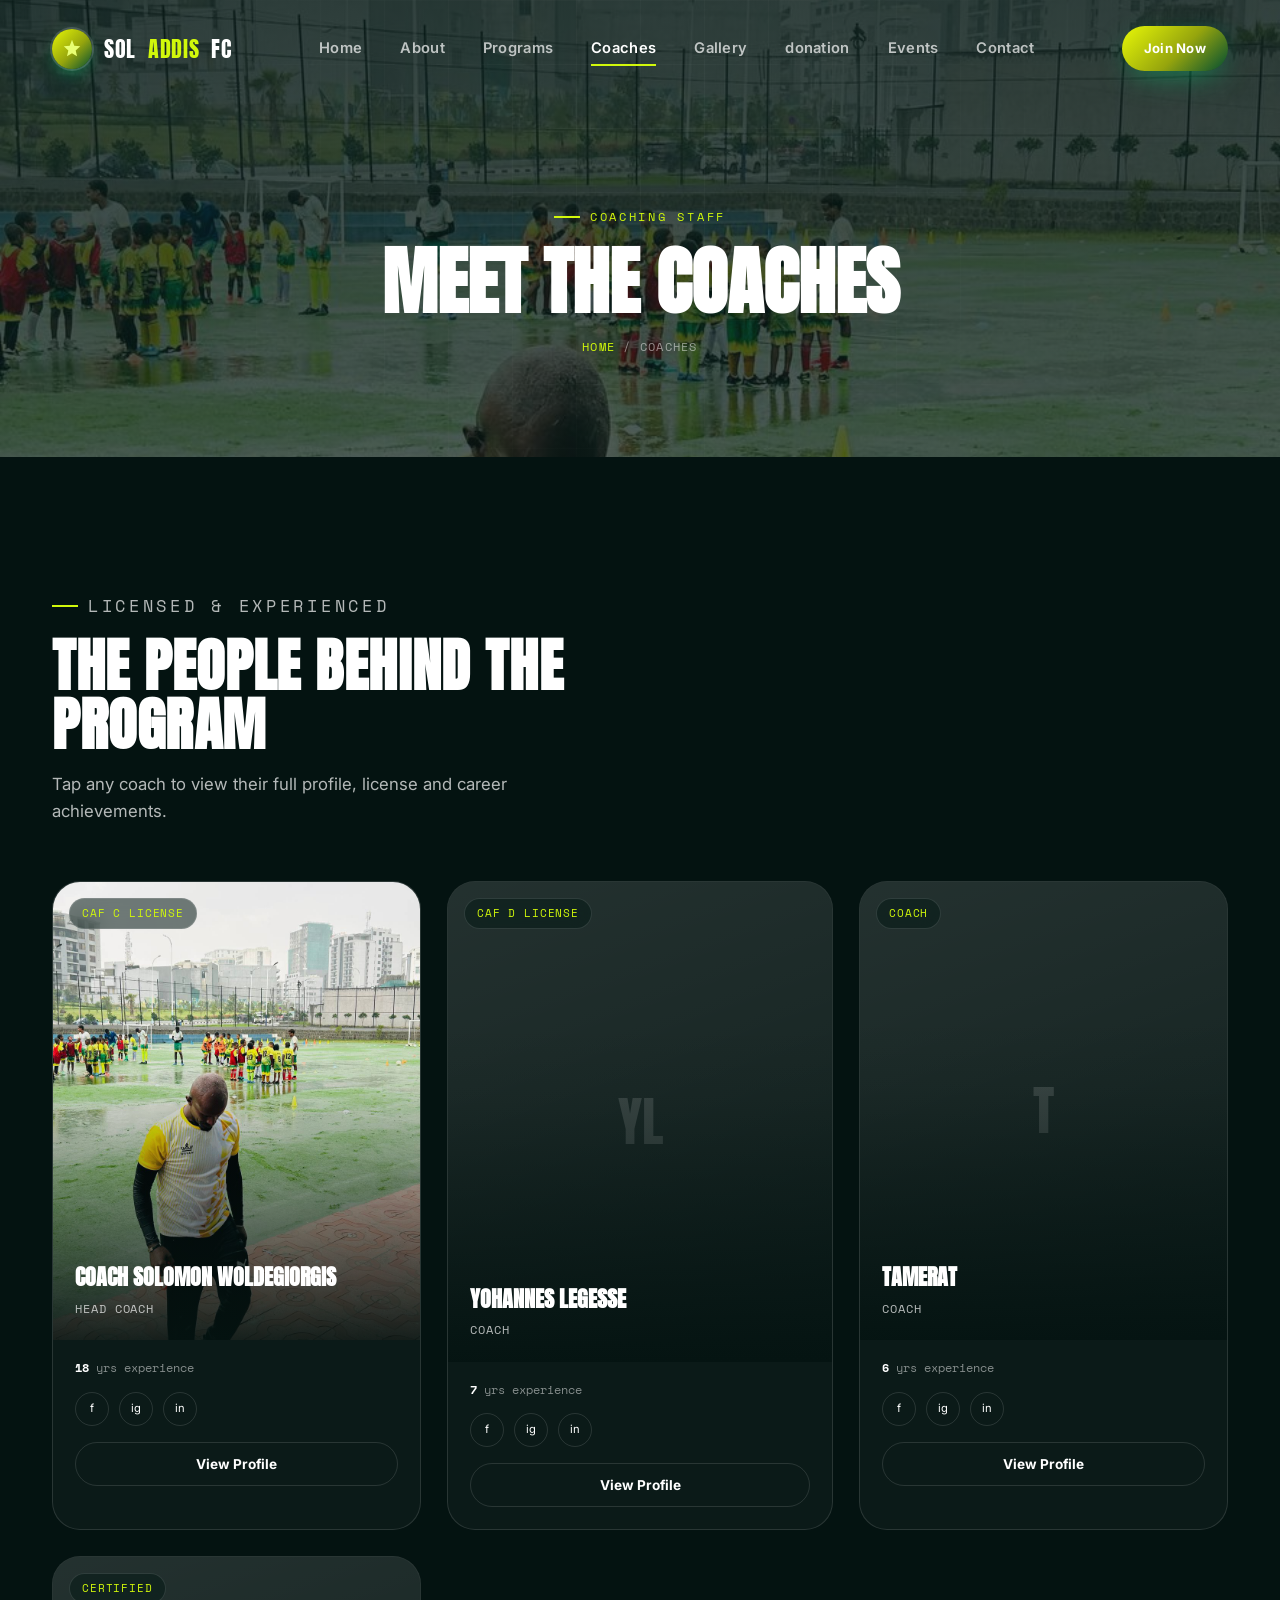
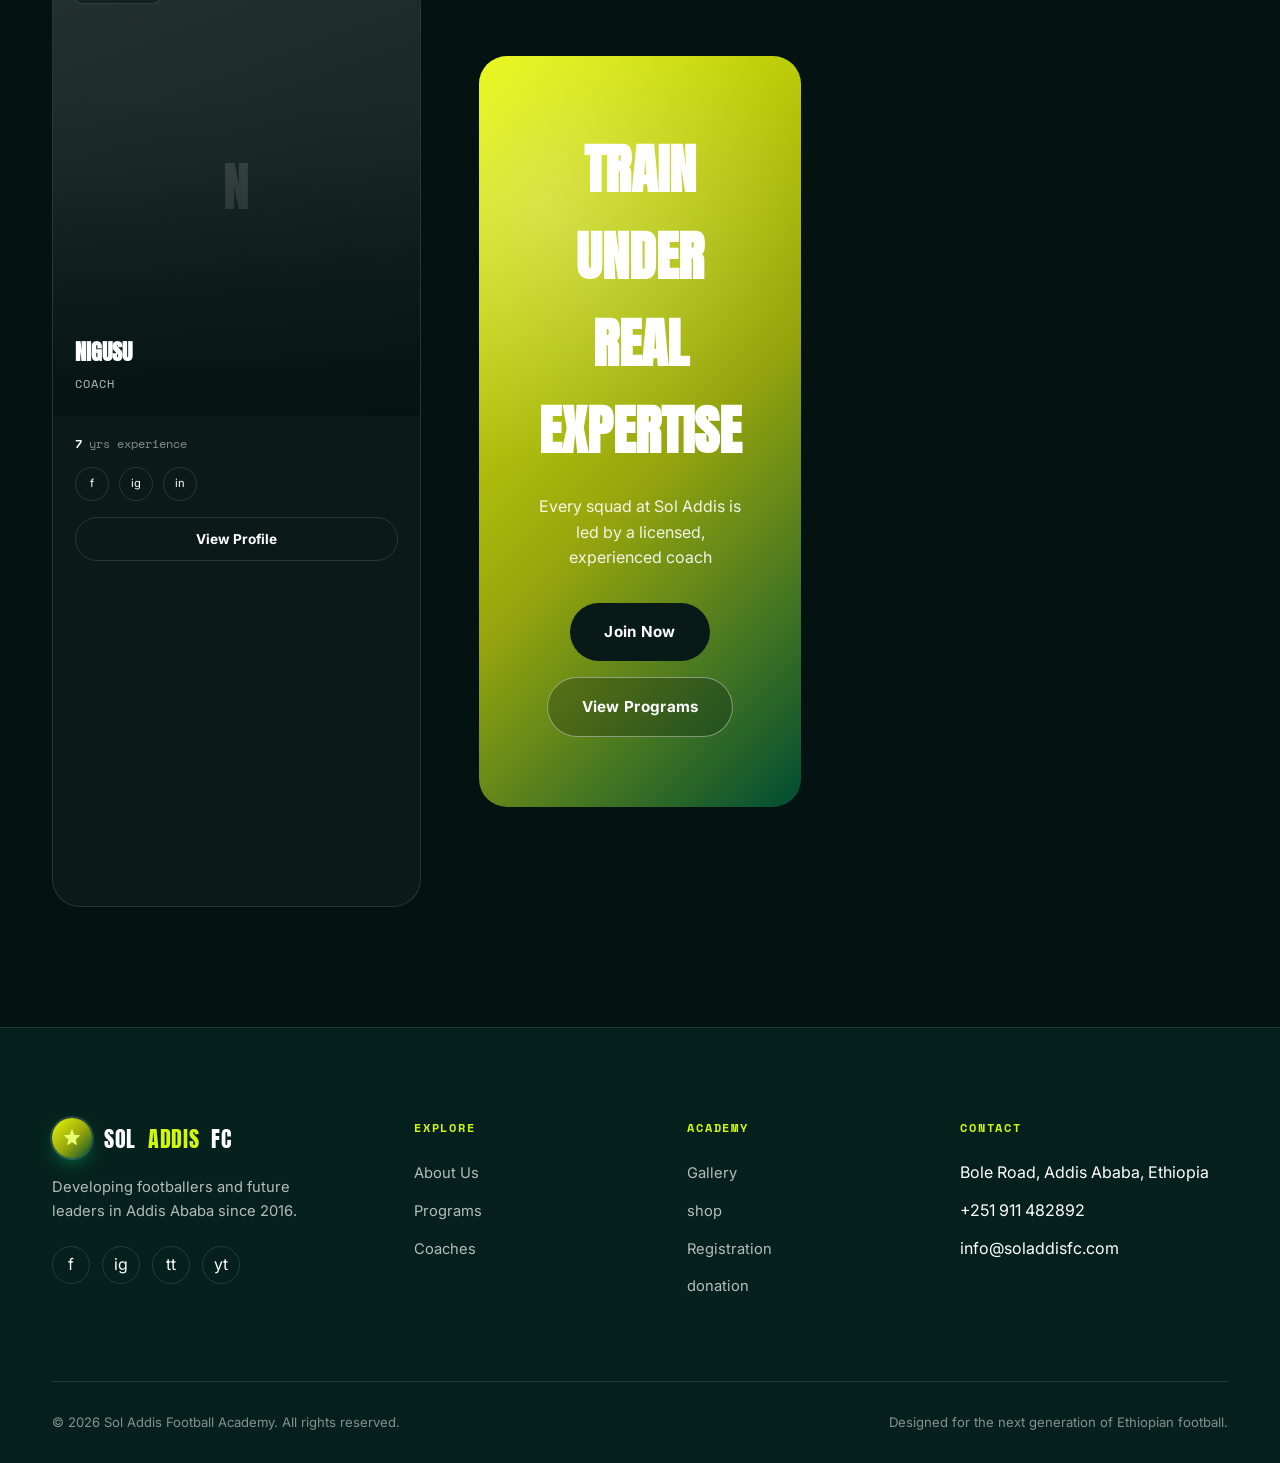
<file: coaches.html>
<!DOCTYPE html>
<html lang="en">
<head>
<meta charset="UTF-8" />
<meta name="viewport" content="width=device-width, initial-scale=1.0" />
<title>Coaches | Sol Addis Football Academy</title>
<meta name="description" content="Meet the licensed coaching staff at Sol Addis Football Academy — CAF-certified coaches across youth development, goalkeeping, fitness and the girls program." />
<meta name="keywords" content="football coaches Ethiopia, CAF licensed coach, youth football coaching staff" />
<meta name="author" content="Sol Addis Football Academy" />

<meta property="og:title" content="Coaches | Sol Addis Football Academy" />
<meta property="og:description" content="Licensed, experienced coaches shaping every player's development." />
<meta property="og:type" content="website" />
<meta property="og:image" content="images/og-cover.jpg" />

<link rel="preconnect" href="https://fonts.googleapis.com" />
<link rel="preconnect" href="https://fonts.gstatic.com" crossorigin />
<link href="https://fonts.googleapis.com/css2?family=Anton&family=Inter:wght@400;500;600;700;800&family=Space+Mono:wght@400;700&display=swap" rel="stylesheet" />

<link rel="stylesheet" href="style co.css" />
<link rel="stylesheet" href="responsive co.css" />
</head>
<body>

<div class="loader" aria-hidden="true">
  <div class="loader-ball">
    <svg viewBox="0 0 100 100"><polygon points="50,20 65,32 59,50 41,50 35,32" fill="#041311" opacity=".85"/></svg>
  </div>
  <span class="loader-text">SOL ADDIS FC</span>
</div>

<!-- ========================================================================
     NAVIGATION
======================================================================== -->
<header class="navbar">
  <div class="container nav-inner">
    <a href="index.html" class="logo">
      <span class="logo-mark">
        <svg viewBox="0 0 24 24" fill="none" xmlns="http://www.w3.org/2000/svg"><path d="M12 2L14.5 8.5L21 9L16 13.5L17.5 20L12 16.5L6.5 20L8 13.5L3 9L9.5 8.5L12 2Z" fill="#E8FF73"/></svg>
      </span>
      SOL <span>ADDIS</span> FC
    </a>

    <nav class="nav-links" aria-label="Primary">
      <a href="index.html">Home</a>
      <a href="about.html">About</a>
      <a href="programs.html">Programs</a>
      <a href="coaches.html" class="active">Coaches</a>
      <a href="gallery.html">Gallery</a>
      <a href="donation.html">donation</a>
  <a href="shop (1).html">Events</a>
      <a href="contact.html">Contact</a>
    </nav>

    <div class="nav-cta">
      <a href="registration.html" class="btn btn-primary btn-sm">Join Now</a>
      <button class="nav-toggle" aria-label="Open menu" aria-expanded="false">
        <span></span><span></span><span></span>
      </button>
    </div>
  </div>
</header>

<div class="mobile-menu">
  <a href="index.html">Home</a>
  <a href="about.html">About</a>
  <a href="programs.html">Programs</a>
  <a href="coaches.html">Coaches</a>
  <a href="gallery.html">Gallery</a>
 <a href="donation.html">donation</a>
  <a href="shop (1).html">shop</a>
  <a href="contact.html">Contact</a>
  <a href="registration.html" class="btn btn-primary" style="margin-top:12px;">Join Now</a>
</div>

<main>

<!-- ========================================================================
     PAGE HEADER
======================================================================== -->
<section class="page-header"  style="
  background: linear-gradient(rgba(7,26,23,0.82), rgba(7,26,23,0.7)), url('new1.jpg') center 30% / cover no-repeat;
">
  <div class="container">
    <p class="eyebrow">Coaching Staff</p>
    <h1>Meet The Coaches</h1>
    <p class="crumbs"><a href="index.html">Home</a> / Coaches</p>
  </div>
</section>

<!-- ========================================================================
     COACH GRID
======================================================================== -->
<section>
  <div class="container">
    <div class="section-head" data-reveal>
      <p class="eyebrow">Licensed &amp; Experienced</p>
      <h2>The People Behind The Program</h2>
      <p>Tap any coach to view their full profile, license and career achievements.</p>
    </div>

    <div class="coach-grid">

      <article class="coach-card" data-reveal data-coach
        data-initials="AK" data-name="Coach solomon " data-role="Head Coach"
        data-license="CAF c License" data-exp="18 Years Experience"
        data-bio="coach solomon leads the all pathway program, overseeing tactical development  and coordinating trials with partner clubs across the region."
        data-role="Led U17 squad to 3 regional titles|Former assistant coach, Ethiopian Premier League club|CAF A License, 2015">
        <div class="coach-photo">
          <span class="coach-initials"> <img src="new1.jpg"/> </span>
          
          <span class="coach-license-badge">CAF c License</span>
          <div class="coach-info">
            <h3>coach Solomon Woldegiorgis</h3>
            <span class="role">Head Coach</span>
          </div>
        </div>
        <div class="coach-body">
          <div class="coach-exp"><span><strong>18</strong> yrs experience</span></div>
          <div class="coach-social">
            <a href="#" aria-label="Facebook">f</a>
            <a href="#" aria-label="Instagram">ig</a>
            <a href="#" aria-label="LinkedIn">in</a>
          </div>
          <button class="coach-view-btn">View Profile</button>
        </div>
      </article>

      <article class="coach-card" data-reveal data-reveal-delay="1" data-coach
        data-initials="MT" data-name="Coach yohannes " data-role=" Coaching"
        data-license="CAF d License" data-exp="7 Years Experience"
        data-bio="yohannes support the academy's  Football program from the ground up, and continues to lead recruitment and coaching across every  age group."
        data-role="Founded Girls Football Program, 2024|Former national youth team player|CAF B License, 2018">
        <div class="coach-photo">
          <span class="coach-initials">YL</span>
          <span class="coach-license-badge">CAF d License</span>
          <div class="coach-info">
            <h3>yohannes legesse</h3>
            <span class="role"> Coach</span>
          </div>
        </div>
        <div class="coach-body">
          <div class="coach-exp"><span><strong>7</strong> yrs experience</span></div>
          <div class="coach-social">
            <a href="#" aria-label="Facebook">f</a>
            <a href="#" aria-label="Instagram">ig</a>
            <a href="#" aria-label="LinkedIn">in</a>
          </div>
          <button class="coach-view-btn">View Profile</button>
        </div>
      </article>

      <article class="coach-card" data-reveal data-reveal-delay="2" data-coach
        data-initials="YG" data-name="Coach tamirat" data-role=" Coaching"
        data-license="coach" data-exp="6 Years Experience"
        data-bio="tamirat support the academy's  Football program from the ground up, and continues to lead recruitment and coaching across every  age group."
        data-role="Trained 6 keepers into regional squads|Former professional goalkeeper|UEFA Goalkeeping License, 2016">
        <div class="coach-photo">
          <span class="coach-initials">T</span>
          <span class="coach-license-badge">coach</span>
          <div class="coach-info">
            <h3>Tamerat </h3>
            <span class="role"> Coach</span>
          </div>
        </div>
        <div class="coach-body">
          <div class="coach-exp"><span><strong>6</strong> yrs experience</span></div>
          <div class="coach-social">
            <a href="#" aria-label="Facebook">f</a>
            <a href="#" aria-label="Instagram">ig</a>
            <a href="#" aria-label="LinkedIn">in</a>
          </div>
          <button class="coach-view-btn">View Profile</button>
        </div>
      </article>

      <article class="coach-card" data-reveal data-coach
        data-initials="HD" data-name="Coach nigussu" data-role="coaching"
        data-license="Certified S&amp;C Coach" data-exp="7 Years Experience"
        data-bio="nigussu support the academy's  Football program from the ground up, and continues to lead recruitment and coaching across every  age group."
        data-role="Reduced squad injury rate by 40%|Certified Strength &amp; Conditioning Coach|Former national athletics coach">
        <div class="coach-photo">
          <span class="coach-initials">N</span>
          <span class="coach-license-badge"> Certified</span>
          <div class="coach-info">
            <h3>Nigusu</h3>
            <span class="role">coach</span>
          </div>
        </div>
        <div class="coach-body">
          <div class="coach-exp"><span><strong>7</strong> yrs experience</span></div>
          <div class="coach-social">
            <a href="#" aria-label="Facebook">f</a>
            <a href="#" aria-label="Instagram">ig</a>
            <a href="#" aria-label="LinkedIn">in</a>
          </div>
          <button class="coach-view-btn">View Profile</button>
        </div>
      </article>

     <!--
      
     
      <article class="coach-card" data-reveal data-reveal-delay="1" data-coach
        data-initials="SB" data-name="Coach Samuel Bekele" data-role="Youth Development Coach"
        data-license="CAF C License" data-exp="6 Years Experience"
        data-bio="Samuel leads the grassroots U7–U11 squads, focused on making every child's first years in football fun, technical and confidence-building."
        data-achievements="Manages 3 grassroots age groups|Youth Development License, 2020|Former academy player, now coach">
        <div class="coach-photo">
          <span class="coach-initials">SB</span>
          <span class="coach-license-badge">CAF C License</span>
          <div class="coach-info">
            <h3>Samuel Bekele</h3>
            <span class="role">Youth Development Coach</span>
          </div>
        </div>
        <div class="coach-body">
          <div class="coach-exp"><span><strong>6</strong> yrs experience</span></div>
          <div class="coach-social">
            <a href="#" aria-label="Facebook">f</a>
            <a href="#" aria-label="Instagram">ig</a>
            <a href="#" aria-label="LinkedIn">in</a>
          </div>
          <button class="coach-view-btn">View Profile</button>
        </div>
      </article>

      <article class="coach-card" data-reveal data-reveal-delay="2" data-coach
        data-initials="TW" data-name="Coach Tigist Wolde" data-role="Assistant Head Coach"
        data-license="CAF B License" data-exp="10 Years Experience"
        data-bio="Tigist supports the head coach across match preparation, opposition analysis and day-to-day management of the U13–U17 squads."
        data-achievements="Co-led 2 championship-winning seasons|CAF B License, 2017|Former semi-professional player">
        <div class="coach-photo">
          <span class="coach-initials">TW</span>
          <span class="coach-license-badge">CAF B License</span>
          <div class="coach-info">
            <h3>Tigist Wolde</h3>
            <span class="role">Assistant Head Coach</span>
          </div>
        </div>
        <div class="coach-body">
          <div class="coach-exp"><span><strong>10</strong> yrs experience</span></div>
          <div class="coach-social">
            <a href="#" aria-label="Facebook">f</a>
            <a href="#" aria-label="Instagram">ig</a>
            <a href="#" aria-label="LinkedIn">in</a>
          </div>
          <button class="coach-view-btn">View Profile</button>
        </div>
      </article>

    </div>
  </div>
</section>    -->

<!-- ========================================================================
     CALL TO ACTION
======================================================================== -->
<section class="cta-section">
  <div class="container">
    <div class="cta-box" data-reveal>
      <h2>Train Under Real Expertise</h2>
      <p>Every squad at Sol Addis is led by a licensed, experienced coach</p>
      <div class="btn-actions">
        <a href="registration.html" class="btn btn-primary on-green">Join Now</a>
        <a href="programs.html" class="btn btn-ghost">View Programs</a>
      </div>
    </div>
  </div>
</section>

</main>

<!-- ========================================================================
     COACH PROFILE MODAL
======================================================================== -->
<div class="modal-overlay" data-modal-close>
  <div class="modal-panel" role="dialog" aria-modal="true" aria-label="Coach profile">
    <button class="modal-close" data-modal-close aria-label="Close">&times;</button>
    <div class="modal-header">
      <div class="modal-avatar"></div>
      <div>
        <h3 data-modal-name></h3>
        <span class="role" data-modal-role></span>
      </div>
    </div>
    <div class="coach-exp">
      <span data-modal-license></span>
      <span data-modal-exp></span>
    </div>
    <p class="modal-bio" data-modal-bio></p>
    <div class="modal-achievements">
      <h5>Achievements</h5>
      <ul data-modal-achievements></ul>
    </div>
    <a href="contact.html" class="btn btn-primary" style="width:100%;justify-content:center;">Get In Touch</a>
  </div>
</div>

<!-- ========================================================================
     FOOTER
======================================================================== -->
<footer class="footer">
  <div class="container">
    <div class="footer-grid">
      <div class="footer-brand">
        <a href="index.html" class="logo">
          <span class="logo-mark">
            <svg viewBox="0 0 24 24" fill="none" xmlns="http://www.w3.org/2000/svg"><path d="M12 2L14.5 8.5L21 9L16 13.5L17.5 20L12 16.5L6.5 20L8 13.5L3 9L9.5 8.5L12 2Z" fill="#E8FF73"/></svg>
          </span>
          SOL <span>ADDIS</span> FC
        </a>
        <p>Developing footballers and future leaders in Addis Ababa since 2016.</p>
        <div class="footer-social">
          <a href="#" aria-label="Facebook">f</a>
          <a href="#" aria-label="Instagram">ig</a>
          <a href="#" aria-label="TikTok">tt</a>
          <a href="#" aria-label="YouTube">yt</a>
        </div>
      </div>

      <div class="footer-col">
        <h5>Explore</h5>
        <ul>
          <li><a href="about.html">About Us</a></li>
          <li><a href="programs.html">Programs</a></li>
          <li><a href="coaches.html">Coaches</a></li>
         
        </ul>
      </div>

      <div class="footer-col">
        <h5>Academy</h5>
        <ul>
          <li><a href="gallery.html">Gallery</a></li>
          <li><a href="shop (1).html">shop</a></li>
          <li><a href="registration.html">Registration</a></li>
          <li><a href="donation.html">donation</a></li>
        </ul>
      </div>

      <div class="footer-col">
        <h5>Contact</h5>
        <ul>
          <li>Bole Road, Addis Ababa, Ethiopia</li>
          <li>+251 911 482892</li>
          <li>info@soladdisfc.com</li>
        </ul>
      </div>
    </div>

    <div class="footer-bottom">
      <span>© 2026 Sol Addis Football Academy. All rights reserved.</span>
      <span>Designed for the next generation of Ethiopian football.</span>
    </div>
  </div>
</footer>

<button class="back-to-top" aria-label="Back to top">
  <svg width="20" height="20" viewBox="0 0 24 24" fill="none"><path d="M12 19V5M5 12l7-7 7 7" stroke="#071A17" stroke-width="2.4" stroke-linecap="round" stroke-linejoin="round"/></svg>
</button>

<script src="animation.js"></script>
<script src="main co.js"></script>
</body>
</html>
</file>
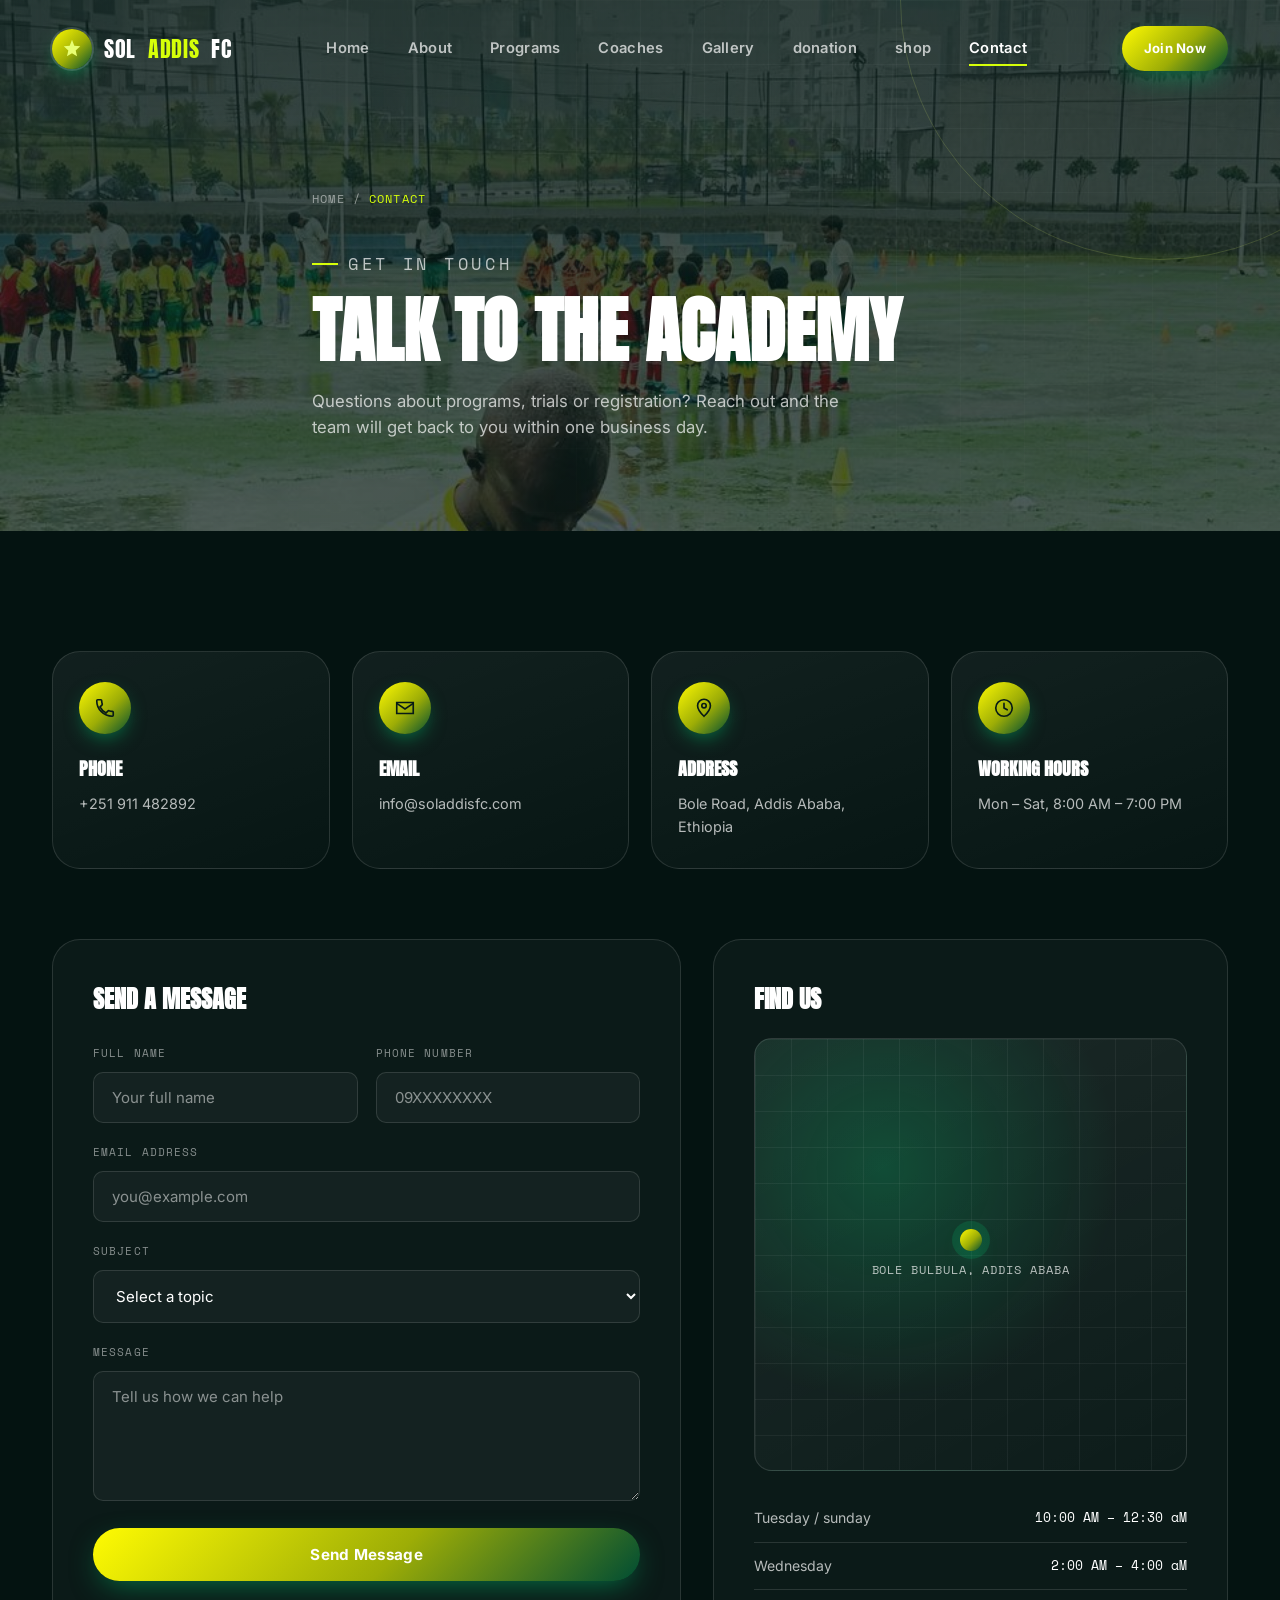
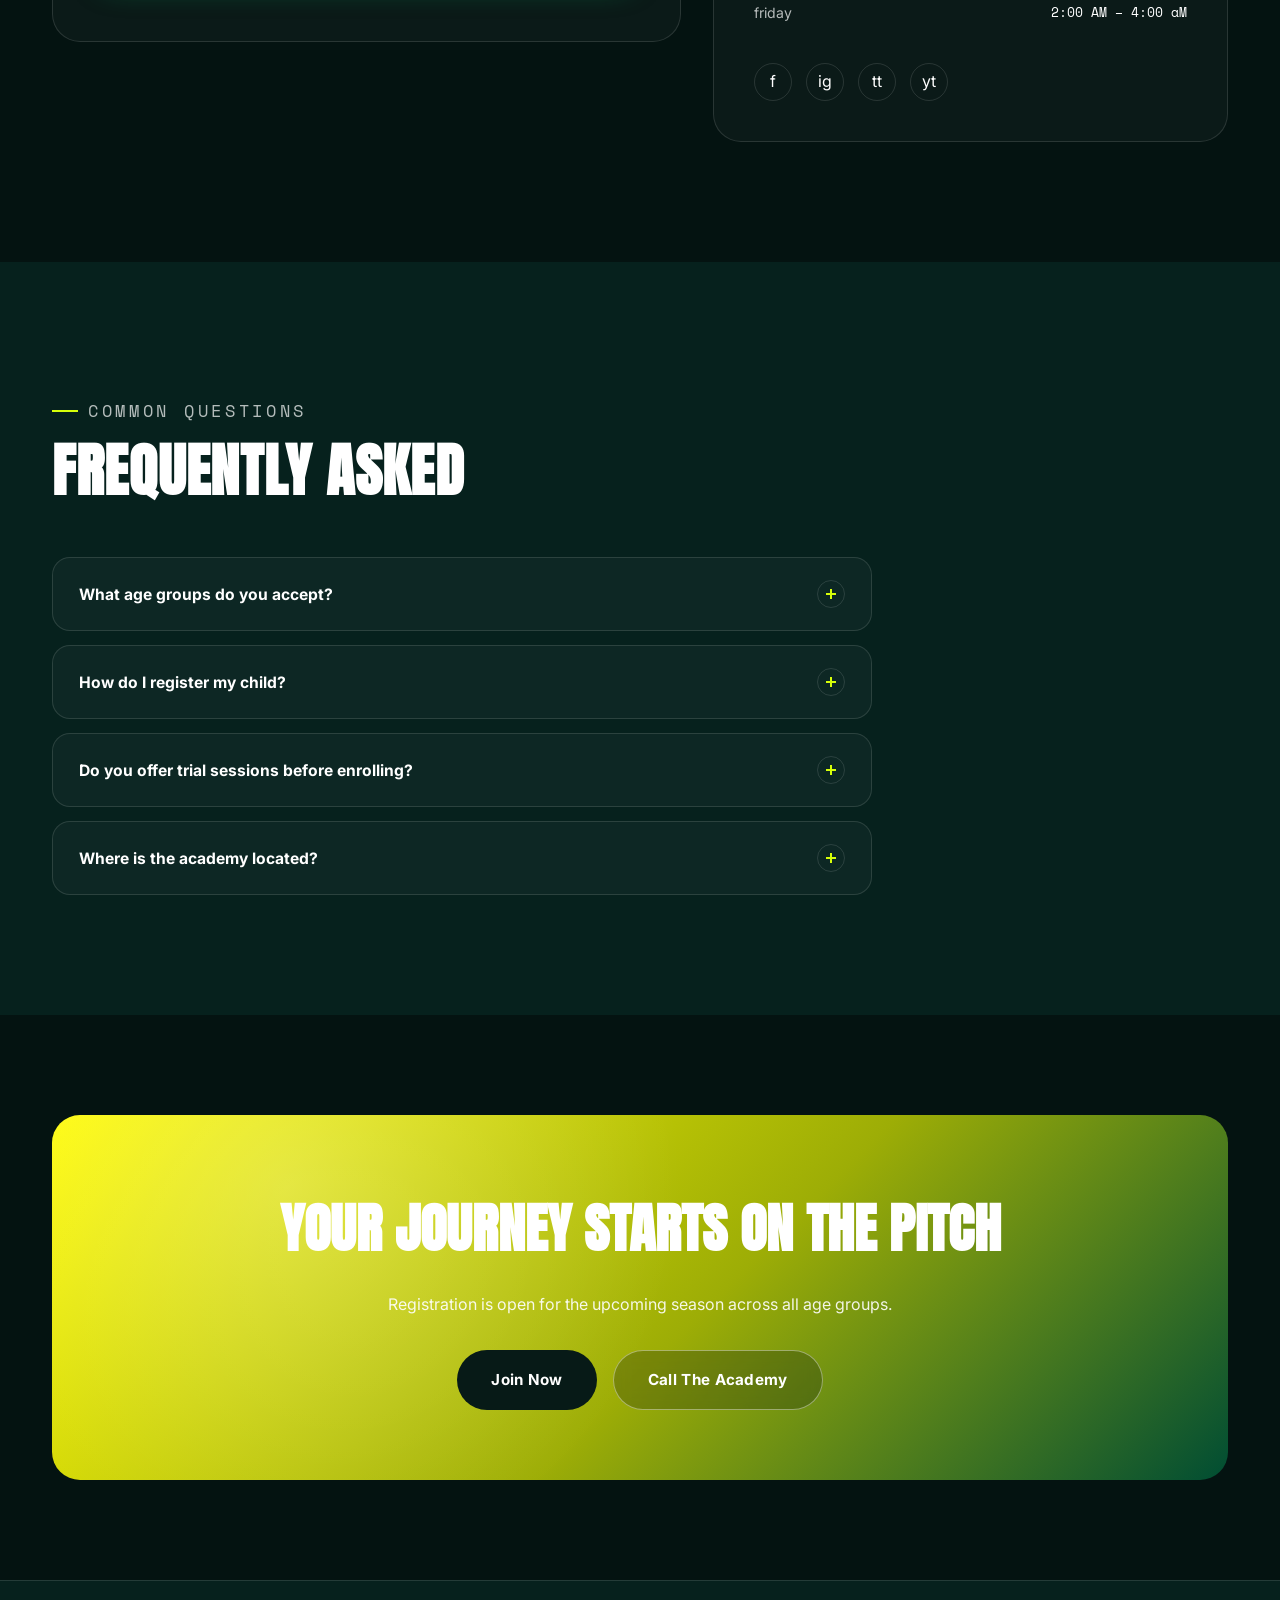
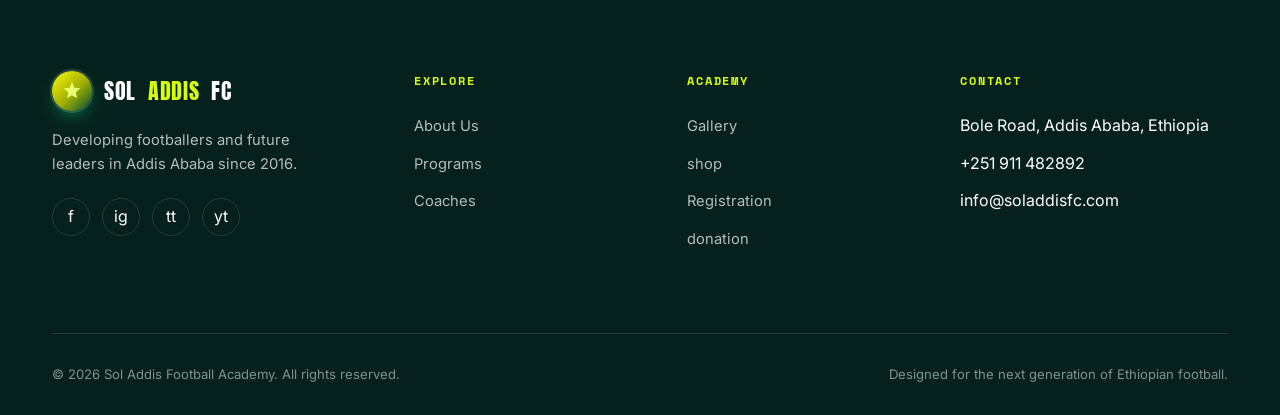
<file: contact.html>
<!DOCTYPE html>
<html lang="en">
<head>
<meta charset="UTF-8" />
<meta name="viewport" content="width=device-width, initial-scale=1.0" />
<title>Contact | Sol Addis Football Academy</title>
<meta name="description" content="Get in touch with Sol Addis Football Academy in Addis Ababa — phone, email, address, working hours and registration enquiries." />
<meta name="keywords" content="contact Sol Addis, football academy Addis Ababa contact, youth football enquiries" />
<meta name="author" content="Sol Addis Football Academy" />

<meta property="og:title" content="Sol Addis Football Academy — Contact" />
<meta property="og:description" content="Reach the academy team — we usually reply within one business day." />
<meta property="og:type" content="website" />

<link rel="preconnect" href="https://fonts.googleapis.com" />
<link rel="preconnect" href="https://fonts.gstatic.com" crossorigin />
<link href="https://fonts.googleapis.com/css2?family=Anton&family=Inter:wght@400;500;600;700;800&family=Space+Mono:wght@400;700&display=swap" rel="stylesheet" />

<link rel="stylesheet" href="style.css" />
<link rel="stylesheet" href="responsive co.css" />
<link rel="stylesheet" href="pages.css" />
</head>
<body>

<!-- ========================================================================
     LOADING SCREEN
======================================================================== -->
<div class="loader" aria-hidden="true">
  <div class="loader-ball">
    <svg viewBox="0 0 100 100"><polygon points="50,20 65,32 59,50 41,50 35,32" fill="#041311" opacity=".85"/></svg>
  </div>
  <span class="loader-text">SOL ADDIS FC</span>
</div>

<!-- ========================================================================
     NAVIGATION
======================================================================== -->
<header class="navbar">
  <div class="container nav-inner">
    <a href="index.html" class="logo">
      <span class="logo-mark">
        <svg viewBox="0 0 24 24" fill="none" xmlns="http://www.w3.org/2000/svg"><path d="M12 2L14.5 8.5L21 9L16 13.5L17.5 20L12 16.5L6.5 20L8 13.5L3 9L9.5 8.5L12 2Z" fill="#E8FF73"/></svg>
      </span>
      SOL <span>ADDIS</span> FC
    </a>

    <nav class="nav-links" aria-label="Primary">
      <a href="index.html">Home</a>
      <a href="about.html">About</a>
      <a href="programs.html">Programs</a>
      <a href="coaches.html">Coaches</a>
      <a href="gallery.html">Gallery</a>
      <a href="donation.html">donation</a>
  <a href="shop (1).html">shop</a>
      <a href="contact.html" class="active">Contact</a>
    </nav>

    <div class="nav-cta">
      <a href="registration.html" class="btn btn-primary btn-sm">Join Now</a>
      <button class="nav-toggle" aria-label="Open menu" aria-expanded="false">
        <span></span><span></span><span></span>
      </button>
    </div>
  </div>
</header>

<!-- Mobile fullscreen menu -->
<div class="mobile-menu">
  <a href="index.html">Home</a>
  <a href="about.html">About</a>
  <a href="programs.html">Programs</a>
  <a href="coaches.html">Coaches</a>
  <a href="gallery.html">Gallery</a>
  <a href="donation.html">donation</a>
  <a href="shop (1).html">shop</a>
  <a href="contact.html">Contact</a>
  <a href="registration.html" class="btn btn-primary" style="margin-top:12px;">Join Now</a>
</div>

<main>

<!-- ========================================================================
     PAGE HEADER
======================================================================== -->
<section class="page-header"  style="
  background: linear-gradient(rgba(7,26,23,0.82), rgba(7,26,23,0.7)), url('new1.jpg') center 30% / cover no-repeat;
">
  <span class="pitch-line l1"></span>
  <div class="container page-header-inner" data-reveal>
    <div class="breadcrumb">
      <a href="index.html">Home</a><span>/</span><span class="current">Contact</span>
    </div>
    <p class="eyebrow">Get In Touch</p>
    <h1>Talk To The Academy</h1>
    <p>Questions about programs, trials or registration? Reach out and the team will get back to you within one business day.</p>
  </div>
</section>

<!-- ========================================================================
     CONTACT CARDS
======================================================================== -->
<section class="contact-info">
  <div class="container">
    <div class="contact-cards-grid">
      <div class="contact-card" data-reveal>
        <div class="c-icon">
          <svg width="22" height="22" viewBox="0 0 24 24" fill="none"><path d="M6.6 10.8c1.4 2.8 3.8 5.2 6.6 6.6l2.2-2.2c.3-.3.7-.4 1-.2 1.1.4 2.3.6 3.6.6.6 0 1 .4 1 1V20c0 .6-.4 1-1 1C10.6 21 3 13.4 3 4c0-.6.4-1 1-1h3.4c.6 0 1 .4 1 1 0 1.3.2 2.5.6 3.6.1.3 0 .7-.2 1l-2.2 2.2Z" stroke="#071A17" stroke-width="1.8"/></svg>
        </div>
        <h4>Phone</h4>
        <p>+251 911 482892</p>
      </div>

      <div class="contact-card" data-reveal data-reveal-delay="1">
        <div class="c-icon">
          <svg width="22" height="22" viewBox="0 0 24 24" fill="none"><path d="M3 6h18v12H3V6Z" stroke="#071A17" stroke-width="1.8"/><path d="M3 7l9 6 9-6" stroke="#071A17" stroke-width="1.8"/></svg>
        </div>
        <h4>Email</h4>
        <p>info@soladdisfc.com</p>
      </div>

      <div class="contact-card" data-reveal data-reveal-delay="2">
        <div class="c-icon">
          <svg width="22" height="22" viewBox="0 0 24 24" fill="none"><path d="M12 21s7-6.6 7-11.5A7 7 0 0 0 5 9.5C5 14.4 12 21 12 21Z" stroke="#071A17" stroke-width="1.8"/><circle cx="12" cy="9.5" r="2.4" stroke="#071A17" stroke-width="1.8"/></svg>
        </div>
        <h4>Address</h4>
        <p>Bole Road, Addis Ababa, Ethiopia</p>
      </div>

      <div class="contact-card" data-reveal data-reveal-delay="3">
        <div class="c-icon">
          <svg width="22" height="22" viewBox="0 0 24 24" fill="none"><circle cx="12" cy="12" r="9" stroke="#071A17" stroke-width="1.8"/><path d="M12 7v5l3.5 2" stroke="#071A17" stroke-width="1.8" stroke-linecap="round"/></svg>
        </div>
        <h4>Working Hours</h4>
        <p>Mon – Sat, 8:00 AM – 7:00 PM</p>
      </div>
    </div>

    <!-- ========================================================================
         FORM + MAP
    ======================================================================== -->
    <div class="contact-grid">
      <div class="contact-form-panel" data-reveal>
        <h3>Send A Message</h3>
        <form data-contact-form>
          <div class="form-row">
            <div class="form-group">
              <label for="full-name">Full Name</label>
              <input type="text" id="full-name" name="full-name" placeholder="Your full name" required />
            </div>
            <div class="form-group">
              <label for="phone">Phone Number</label>
              <input type="tel" id="phone" name="phone" placeholder="09XXXXXXXX" required />
            </div>
          </div>
          <div class="form-group">
            <label for="email">Email Address</label>
            <input type="email" id="email" name="email" placeholder="you@example.com" required />
          </div>
          <div class="form-group">
            <label for="subject">Subject</label>
            <select id="subject" name="subject" required>
              <option value="">Select a topic</option>
              <option>Program Enquiry</option>
              <option>Trials &amp; Registration</option>
              <option>Kit Shop Order</option>
              <option>Partnership / Sponsorship</option>
              <option>Other</option>
            </select>
          </div>
          <div class="form-group">
            <label for="message">Message</label>
            <textarea id="message" name="message" placeholder="Tell us how we can help" required></textarea>
          </div>
          <button type="submit" class="btn btn-primary" style="width:100%;justify-content:center;">Send Message</button>
          <div class="form-note" data-form-note></div>
        </form>
      </div>

      <div class="map-panel" data-reveal data-reveal-delay="1">
        <h3 style="font-family:var(--font-display);font-size:1.5rem;text-transform:uppercase;margin-bottom:20px;">Find Us</h3>
        <div class="map-placeholder">
          <div class="map-pin">
            <span class="pin-dot"></span>
            <span>Bole bulbula, Addis Ababa</span>
          </div>
        </div>
        <div class="map-hours">
          <div class="h-row"><span>Tuesday / sunday</span><span>10:00 AM – 12:30 aM</span></div>
          <div class="h-row"><span>Wednesday</span><span>2:00 AM – 4:00 aM</span></div>
          <div class="h-row"><span>friday</span><span>2:00 AM – 4:00 aM</span></div>
        </div>
        <div class="social-row">
          <a href="#" aria-label="Facebook" style="width:38px;height:38px;border-radius:50%;border:1px solid var(--glass-border);display:flex;align-items:center;justify-content:center;">f</a>
          <a href="#" aria-label="Instagram" style="width:38px;height:38px;border-radius:50%;border:1px solid var(--glass-border);display:flex;align-items:center;justify-content:center;">ig</a>
          <a href="#" aria-label="TikTok" style="width:38px;height:38px;border-radius:50%;border:1px solid var(--glass-border);display:flex;align-items:center;justify-content:center;">tt</a>
          <a href="#" aria-label="YouTube" style="width:38px;height:38px;border-radius:50%;border:1px solid var(--glass-border);display:flex;align-items:center;justify-content:center;">yt</a>
        </div>
      </div>
    </div>
  </div>
</section>

<!-- Success / Error Alert Modal -->
<div id="status-modal" style="display:none; position:fixed; top:0; left:0; width:100%; height:100%; background:rgba(0,0,0,0.7); z-index:9999; align-items:center; justify-content:center;">
  <div style="background:#111; border:1px solid var(--accent, #E8FF73); padding:30px; border-radius:12px; text-align:center; max-width:380px; width:90%; color:#fff; box-shadow: 0 10px 25px rgba(0,0,0,0.5);">
    <div id="modal-icon" style="font-size:40px; margin-bottom:10px;"></div>
    <h3 id="modal-title" style="margin-bottom:10px; font-size:20px; color:#fff;"></h3>
    <p id="modal-message" style="font-size:14px; color:#ccc; margin-bottom:20px;"></p>
    <button id="modal-close-btn" style="padding:10px 24px; background:var(--accent, #E8FF73); color:#000; border:none; border-radius:6px; font-weight:bold; cursor:pointer;">እሺ (OK)</button>
  </div>
</div>

<!-- ========================================================================
     FAQ
======================================================================== -->
<section class="faq-section" style="background:var(--bg-2);">
  <div class="container">
    <div class="section-head" data-reveal>
      <p class="eyebrow">Common Questions</p>
      <h2>Frequently Asked</h2>
    </div>

    <div class="faq-list" data-reveal>
      <div class="faq-item">
        <button class="faq-question">What age groups do you accept?
          <span class="faq-plus"></span>
        </button>
        <div class="faq-answer"><p>We train players from Under 9 through Under 17, including a dedicated Elite Pathway for trial-ready players.</p></div>
      </div>
      <div class="faq-item">
        <button class="faq-question">How do I register my child?
          <span class="faq-plus"></span>
        </button>
        <div class="faq-answer"><p>Visit the Registration page, choose an age group, and complete the short form. Our team confirms your session within one business day.</p></div>
      </div>
      <div class="faq-item">
        <button class="faq-question">Do you offer trial sessions before enrolling?
          <span class="faq-plus"></span>
        </button>
        <div class="faq-answer"><p>Yes — check the Events page for upcoming open trial dates for each age category.</p></div>
      </div>
      <div class="faq-item">
        <button class="faq-question">Where is the academy located?
          <span class="faq-plus"></span>
        </button>
        <div class="faq-answer"><p>Sol Addis Football Academy is based on Bole Road, Addis Ababa, with full-size and small-sided training pitches on-site.</p></div>
      </div>
    </div>
  </div>
</section>

<!-- ========================================================================
     CALL TO ACTION
======================================================================== -->
<section class="cta-section">
  <div class="container">
    <div class="cta-box" data-reveal>
      <h2>Your Journey Starts On The Pitch</h2>
      <p>Registration is open for the upcoming season across all age groups.</p>
      <div class="btn-actions">
        <a href="registration.html" class="btn btn-primary on-green">Join Now</a>
        <a href="tel:0911 482892" class="btn btn-ghost">Call The Academy</a>
      </div>
    </div>
  </div>
</section>

</main>

<!-- ========================================================================
     FOOTER
======================================================================== -->
<footer class="footer">
  <div class="container">
    <div class="footer-grid">
      <div class="footer-brand">
        <a href="index.html" class="logo">
          <span class="logo-mark">
            <svg viewBox="0 0 24 24" fill="none" xmlns="http://www.w3.org/2000/svg"><path d="M12 2L14.5 8.5L21 9L16 13.5L17.5 20L12 16.5L6.5 20L8 13.5L3 9L9.5 8.5L12 2Z" fill="#E8FF73"/></svg>
          </span>
          SOL <span>ADDIS</span> FC
        </a>
        <p>Developing footballers and future leaders in Addis Ababa since 2016.</p>
        <div class="footer-social">
          <a href="#" aria-label="Facebook">f</a>
          <a href="#" aria-label="Instagram">ig</a>
          <a href="#" aria-label="TikTok">tt</a>
          <a href="#" aria-label="YouTube">yt</a>
        </div>
      </div>

      <div class="footer-col">
        <h5>Explore</h5>
        <ul>
          <li><a href="about.html">About Us</a></li>
          <li><a href="programs.html">Programs</a></li>
          <li><a href="coaches.html">Coaches</a></li>
       
        </ul>
      </div>

      <div class="footer-col">
        <h5>Academy</h5>
        <ul>
          <li><a href="gallery.html">Gallery</a></li>
          <li><a href="shop (1).html">shop</a></li>
          <li><a href="registration.html">Registration</a></li>
          <li><a href="donation.html">donation</a></li>
        </ul>
      </div>

      <div class="footer-col">
        <h5>Contact</h5>
        <ul>
          <li>Bole Road, Addis Ababa, Ethiopia</li>
          <li>+251 911 482892</li>
          <li>info@soladdisfc.com</li>
        </ul>
      </div>
    </div>

    <div class="footer-bottom">
      <span>© 2026 Sol Addis Football Academy. All rights reserved.</span>
      <span>Designed for the next generation of Ethiopian football.</span>
    </div>
  </div>
</footer>

<button class="back-to-top" aria-label="Back to top">
  <svg width="20" height="20" viewBox="0 0 24 24" fill="none"><path d="M12 19V5M5 12l7-7 7 7" stroke="#071A17" stroke-width="2.4" stroke-linecap="round" stroke-linejoin="round"/></svg>
</button>







<script src="animation.js"></script>
<script src="main.js"></script>
<script src="pages.js"></script>





</body>
</html>
</file>
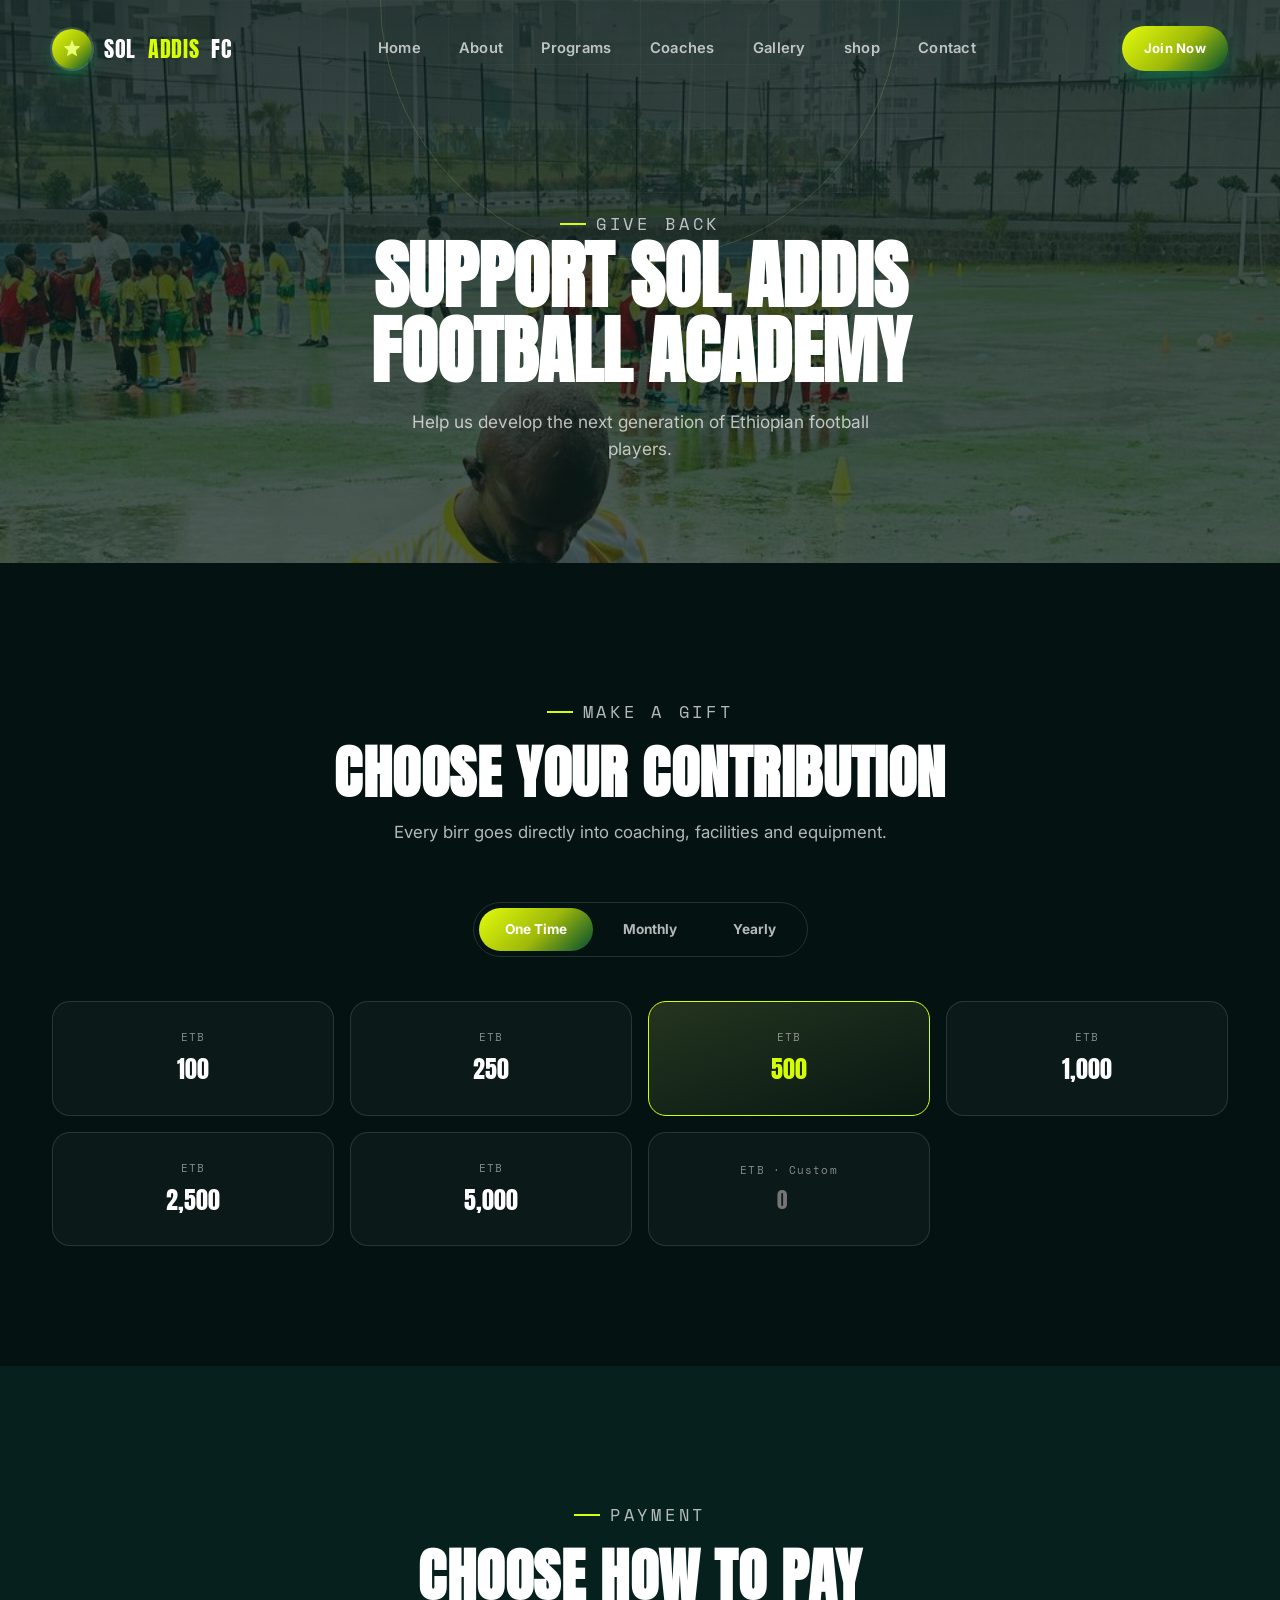
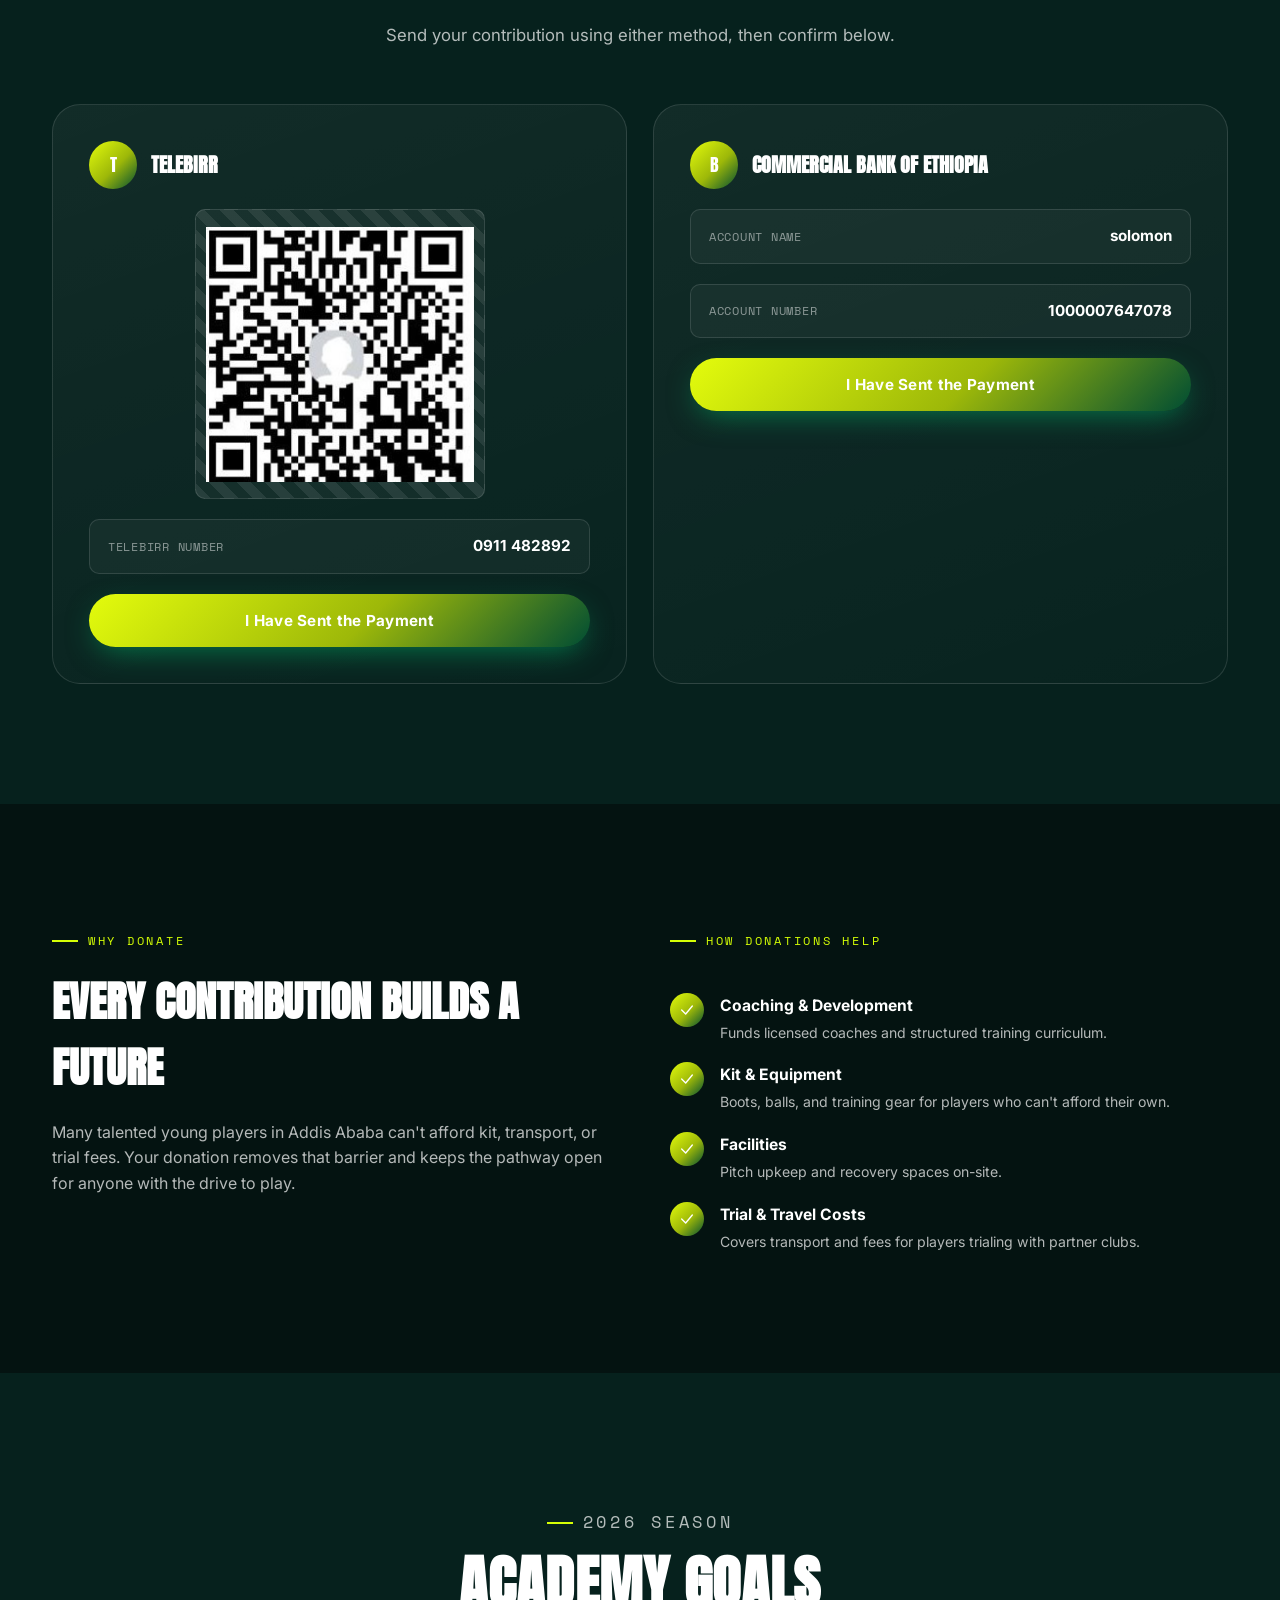
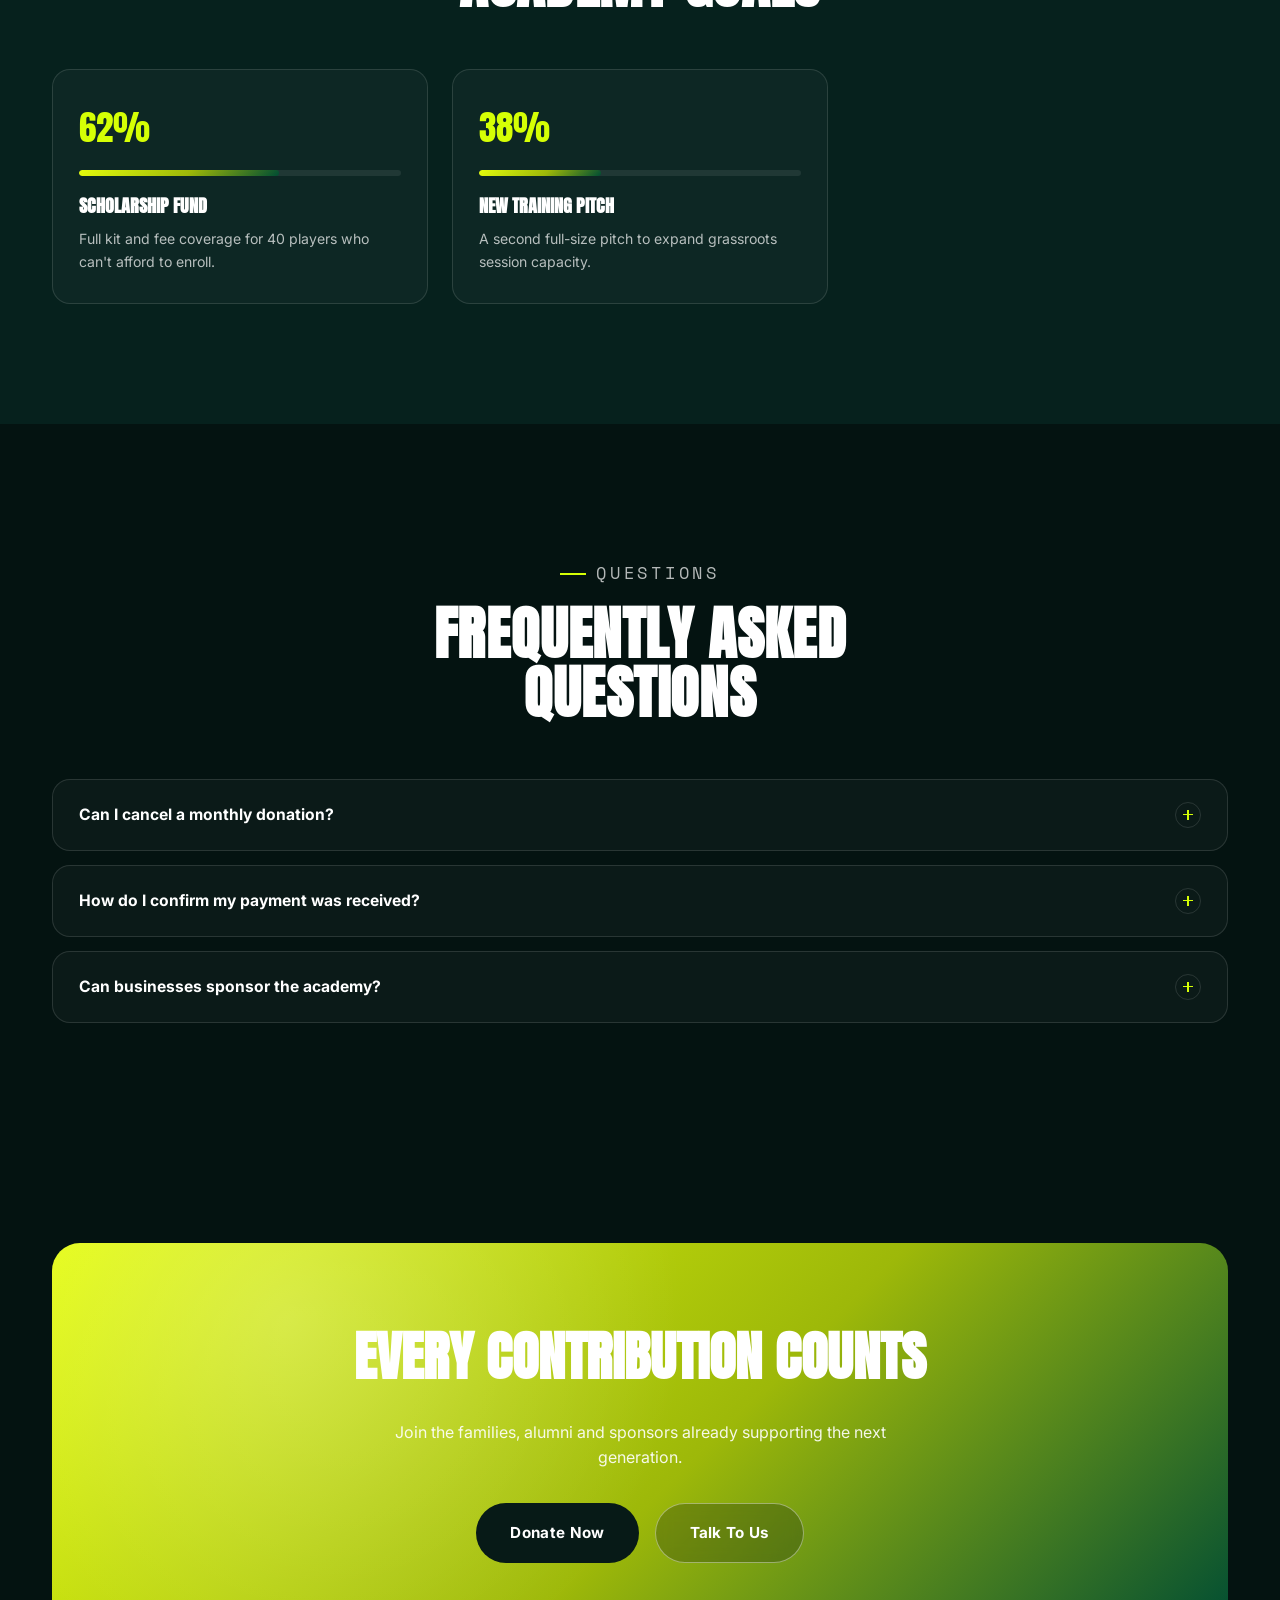
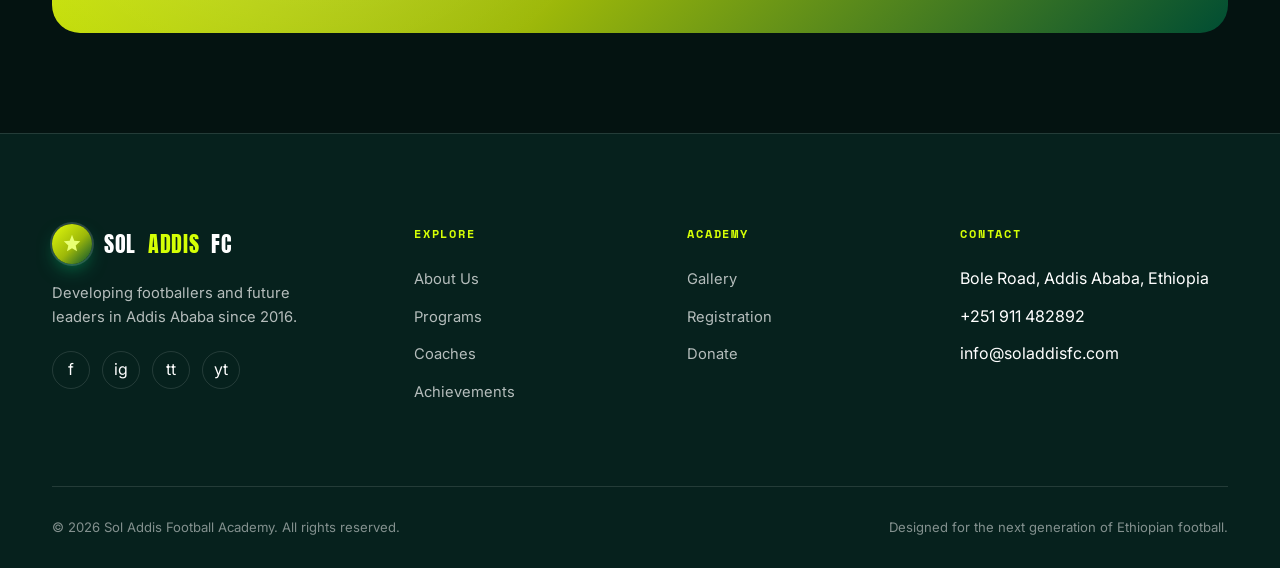
<file: donation.html>
<!DOCTYPE html>
<html lang="en">
<head>
<meta charset="UTF-8" />
<meta name="viewport" content="width=device-width, initial-scale=1.0" />
<title>Donate | Sol Addis Football Academy</title>
<meta name="description" content="Support Sol Addis Football Academy. Help fund coaching, facilities, and equipment for the next generation of Ethiopian footballers." />

<link rel="preconnect" href="https://fonts.googleapis.com" />
<link rel="preconnect" href="https://fonts.gstatic.com" crossorigin />
<link href="https://fonts.googleapis.com/css2?family=Anton&family=Inter:wght@400;500;600;700;800&family=Space+Mono:wght@400;700&display=swap" rel="stylesheet" />

<link rel="stylesheet" href="style re.css" />
<link rel="stylesheet" href="responsive re.css" />
<link rel="stylesheet" href="pages re.css" />
</head>
<body>

<!-- ========================================================================
     LOADING SCREEN
======================================================================== -->
<div class="loader" aria-hidden="true">
  <div class="loader-ball">
    <svg viewBox="0 0 100 100"><polygon points="50,20 65,32 59,50 41,50 35,32" fill="#041311" opacity=".85"/></svg>
  </div>
  <span class="loader-text">SOL ADDIS FC</span>
</div>

<!-- ========================================================================
     NAVIGATION
======================================================================== -->
<header class="navbar">
  <div class="container nav-inner">
    <a href="index.html" class="logo">
      <span class="logo-mark">
        <svg viewBox="0 0 24 24" fill="none" xmlns="http://www.w3.org/2000/svg"><path d="M12 2L14.5 8.5L21 9L16 13.5L17.5 20L12 16.5L6.5 20L8 13.5L3 9L9.5 8.5L12 2Z" fill="#E8FF73"/></svg>
      </span>
      SOL <span>ADDIS</span> FC
    </a>

    <nav class="nav-links" aria-label="Primary">
      <a href="index.html">Home</a>
      <a href="about.html">About</a>
      <a href="programs.html">Programs</a>
      <a href="coaches.html">Coaches</a>
      <a href="gallery.html">Gallery</a>
   
  <a href="shop (1).html">shop</a>
      <a href="contact.html">Contact</a>
    </nav>

    <div class="nav-cta">
      <a href="registration.html" class="btn btn-primary btn-sm">Join Now</a>
      <button class="nav-toggle" aria-label="Open menu" aria-expanded="false">
        <span></span><span></span><span></span>
      </button>
    </div>
  </div>
</header>

<div class="mobile-menu">
  <a href="index.html">Home</a>
  <a href="about.html">About</a>
  <a href="programs.html">Programs</a>
  <a href="coaches.html">Coaches</a>
  <a href="gallery.html">Gallery</a>
 
  <a href="shop (1).html">shop</a>
  <a href="contact.html">Contact</a>
  <a href="registration.html" class="btn btn-primary" style="margin-top:12px;">Join Now</a>
</div>

<main>

<!-- ========================================================================
     PAGE HEADER / HERO
======================================================================== -->
<section class="page-header"  style="
  background: linear-gradient(rgba(7,26,23,0.82), rgba(7,26,23,0.7)), url('new1.jpg') center 30% / cover no-repeat;
">
  <span class="pitch-line l1"></span>
  <div class="container">
    <p class="eyebrow" data-reveal>Give Back</p>
    <h1 data-reveal data-reveal-delay="1">Support Sol Addis<br>Football Academy</h1>
    <p data-reveal data-reveal-delay="2">Help us develop the next generation of Ethiopian football players.</p>
  </div>
</section>

<!-- ========================================================================
     DONATION FORM (amount + frequency)
======================================================================== -->
<section class="donation-amount">
  <div class="container">
    <div class="section-head center" data-reveal style="margin-left:auto;margin-right:auto;">
      <p class="eyebrow" style="justify-content:center;">Make A Gift</p>
      <h2>Choose Your Contribution</h2>
      <p>Every birr goes directly into coaching, facilities and equipment.</p>
    </div>

    <div data-reveal style="display:flex;justify-content:center;margin-bottom:44px;">
      <div class="freq-toggle">
        <input type="radio" id="freqOnce" name="frequency" value="One Time" checked>
        <label for="freqOnce">One Time</label>
        <input type="radio" id="freqMonthly" name="frequency" value="Monthly">
        <label for="freqMonthly">Monthly</label>
        <input type="radio" id="freqYearly" name="frequency" value="Yearly">
        <label for="freqYearly">Yearly</label>
      </div>
    </div>

    <div class="amount-grid" data-reveal>
      <div class="amount-card">
        <input type="radio" id="amount100" name="donationAmount" value="100">
        <label for="amount100"><span class="curr">ETB</span><span class="val">100</span></label>
      </div>
      <div class="amount-card">
        <input type="radio" id="amount250" name="donationAmount" value="250">
        <label for="amount250"><span class="curr">ETB</span><span class="val">250</span></label>
      </div>
      <div class="amount-card">
        <input type="radio" id="amount500" name="donationAmount" value="500" checked>
        <label for="amount500"><span class="curr">ETB</span><span class="val">500</span></label>
      </div>
      <div class="amount-card">
        <input type="radio" id="amount1000" name="donationAmount" value="1000">
        <label for="amount1000"><span class="curr">ETB</span><span class="val">1,000</span></label>
      </div>
      <div class="amount-card">
        <input type="radio" id="amount2500" name="donationAmount" value="2500">
        <label for="amount2500"><span class="curr">ETB</span><span class="val">2,500</span></label>
      </div>
      <div class="amount-card">
        <input type="radio" id="amount5000" name="donationAmount" value="5000">
        <label for="amount5000"><span class="curr">ETB</span><span class="val">5,000</span></label>
      </div>
      <div class="amount-card custom-card" id="customAmountCard">
        <span class="curr">ETB · Custom</span>
        <input type="radio" id="amountCustom" name="donationAmount" value="custom" style="position:absolute;opacity:0;">
        <input type="number" id="customAmountInput" placeholder="0" min="1">
      </div>
    </div>
  </div>
</section>

<!-- ========================================================================
     PAYMENT METHODS
======================================================================== -->
<section class="payment-methods" style="background:var(--bg-2);">
  <div class="container">
    <div class="section-head center" data-reveal style="margin-left:auto;margin-right:auto;">
      <p class="eyebrow" style="justify-content:center;">Payment</p>
      <h2>Choose How To Pay</h2>
      <p>Send your contribution using either method, then confirm below.</p>
    </div>

    <div class="payment-grid">
      <div class="payment-card" data-reveal>
        <div class="payment-card-head">
          <div class="payment-icon">T</div>
          <h4>Telebirr</h4>
        </div>
        <div class="qr-placeholder">  <img src="solomon.jpg"/> </div>
        <div class="payment-detail" >
         
          <span class="pd-label">Telebirr Number</span>
          <span class="pd-value">0911 482892</span>
        </div>
        <button type="button" class="btn btn-primary" data-payment-method="Telebirr" data-open-modal="#donationConfirmModal">I Have Sent the Payment</button>
      </div>

      <div class="payment-card" data-reveal data-reveal-delay="1">
        <div class="payment-card-head">
          <div class="payment-icon">B</div>
          <h4>Commercial Bank of Ethiopia</h4>
        </div>
        <div class="payment-detail">
          <span class="pd-label">Account Name</span>
          <span class="pd-value">solomon</span>
        </div>
        <div class="payment-detail">
          <span class="pd-label">Account Number</span>
          <span class="pd-value">1000007647078</span>
        </div>
        <button type="button" class="btn btn-primary" data-payment-method="Commercial Bank of Ethiopia" data-open-modal="#donationConfirmModal">I Have Sent the Payment</button>
      </div>
    </div>
  </div>
</section>

<!-- ========================================================================
     WHY DONATE / HOW IT HELPS
======================================================================== -->
<section class="why-donate">
  <div class="container split-grid">
    <div data-reveal>
      <p class="eyebrow">Why Donate</p>
      <h2 style="font-family:var(--font-display);font-size:clamp(2rem,4vw,2.6rem);text-transform:uppercase;">Every Contribution Builds A Future</h2>
      <p style="color:var(--white-70);margin-top:18px;">Many talented young players in Addis Ababa can't afford kit, transport, or trial fees. Your donation removes that barrier and keeps the pathway open for anyone with the drive to play.</p>
    </div>

    <div data-reveal data-reveal-delay="1">
      <p class="eyebrow">How Donations Help</p>
      <div class="check-feature-list">
        <div class="check-feature">
          <div class="cf-icon"><svg viewBox="0 0 24 24"><path d="M4 12l6 6L20 6" stroke="#fff" stroke-width="2" fill="none" stroke-linecap="round" stroke-linejoin="round"/></svg></div>
          <div><h5>Coaching &amp; Development</h5><p>Funds licensed coaches and structured training curriculum.</p></div>
        </div>
        <div class="check-feature">
          <div class="cf-icon"><svg viewBox="0 0 24 24"><path d="M4 12l6 6L20 6" stroke="#fff" stroke-width="2" fill="none" stroke-linecap="round" stroke-linejoin="round"/></svg></div>
          <div><h5>Kit &amp; Equipment</h5><p>Boots, balls, and training gear for players who can't afford their own.</p></div>
        </div>
        <div class="check-feature">
          <div class="cf-icon"><svg viewBox="0 0 24 24"><path d="M4 12l6 6L20 6" stroke="#fff" stroke-width="2" fill="none" stroke-linecap="round" stroke-linejoin="round"/></svg></div>
          <div><h5>Facilities</h5><p>Pitch upkeep and recovery spaces on-site.</p></div>
        </div>
        <div class="check-feature">
          <div class="cf-icon"><svg viewBox="0 0 24 24"><path d="M4 12l6 6L20 6" stroke="#fff" stroke-width="2" fill="none" stroke-linecap="round" stroke-linejoin="round"/></svg></div>
          <div><h5>Trial &amp; Travel Costs</h5><p>Covers transport and fees for players trialing with partner clubs.</p></div>
        </div>
      </div>
    </div>
  </div>
</section>

<!-- ========================================================================
     ACADEMY GOALS
======================================================================== -->
<section class="academy-goals" style="background:var(--bg-2);">
  <div class="container">
    <div class="section-head center" data-reveal style="margin-left:auto;margin-right:auto;">
      <p class="eyebrow" style="justify-content:center;">2026 Season</p>
      <h2>Academy Goals</h2>
    </div>

    <div class="goals-grid">
      <div class="goal-card" data-reveal>
        <div class="goal-pct">62%</div>
        <div class="goal-bar"><div class="goal-bar-fill" style="width:62%;"></div></div>
        <h4>Scholarship Fund</h4>
        <p>Full kit and fee coverage for 40 players who can't afford to enroll.</p>
      </div>
      <div class="goal-card" data-reveal data-reveal-delay="1">
        <div class="goal-pct">38%</div>
        <div class="goal-bar"><div class="goal-bar-fill" style="width:38%;"></div></div>
        <h4>New Training Pitch</h4>
        <p>A second full-size pitch to expand grassroots session capacity.</p>
      </div>
     
    </div>
  </div>
</section>

<!-- ========================================================================
     FAQ
======================================================================== -->
<section class="faq">
  <div class="container">
    <div class="section-head center" data-reveal style="margin-left:auto;margin-right:auto;">
      <p class="eyebrow" style="justify-content:center;">Questions</p>
      <h2>Frequently Asked Questions</h2>
    </div>

    <div class="faq-list" data-reveal>
      
      <div class="faq-item">
        <div class="faq-question"><span>Can I cancel a monthly donation?</span><span class="faq-icon"></span></div>
        <div class="faq-answer"><p>Yes. Contact our team any time and we'll stop future monthly contributions immediately.</p></div>
      </div>
      <div class="faq-item">
        <div class="faq-question"><span>How do I confirm my payment was received?</span><span class="faq-icon"></span></div>
        <div class="faq-answer"><p>After sending payment via Telebirr or bank transfer, submit the confirmation form with your payment screenshot and our team will verify it.</p></div>
      </div>
      <div class="faq-item">
        <div class="faq-question"><span>Can businesses sponsor the academy?</span><span class="faq-icon"></span></div>
        <div class="faq-answer"><p>Yes, we welcome corporate sponsors. Reach out through the Contact page to discuss partnership options.</p></div>
      </div>
    </div>
  </div>
</section>

<!-- ========================================================================
     CTA BANNER
======================================================================== -->
<section class="cta-section">
  <div class="container">
    <div class="cta-box" data-reveal>
      <h2>Every Contribution Counts</h2>
      <p>Join the families, alumni and sponsors already supporting the next generation.</p>
      <div class="btn-actions">
        <a href="#" class="btn btn-primary on-green" onclick="document.querySelector('.donation-amount').scrollIntoView({behavior:'smooth'});return false;">Donate Now</a>
        <a href="contact.html" class="btn btn-ghost">Talk To Us</a>
      </div>
    </div>
  </div>
</section>

</main>

<!-- ========================================================================
     FOOTER
======================================================================== -->
<footer class="footer">
  <div class="container">
    <div class="footer-grid">
      <div class="footer-brand">
        <a href="index.html" class="logo">
          <span class="logo-mark">
            <svg viewBox="0 0 24 24" fill="none" xmlns="http://www.w3.org/2000/svg"><path d="M12 2L14.5 8.5L21 9L16 13.5L17.5 20L12 16.5L6.5 20L8 13.5L3 9L9.5 8.5L12 2Z" fill="#E8FF73"/></svg>
          </span>
          SOL <span>ADDIS</span> FC
        </a>
        <p>Developing footballers and future leaders in Addis Ababa since 2016.</p>
        <div class="footer-social">
          <a href="#" aria-label="Facebook">f</a>
          <a href="#" aria-label="Instagram">ig</a>
          <a href="#" aria-label="TikTok">tt</a>
          <a href="#" aria-label="YouTube">yt</a>
        </div>
      </div>

      <div class="footer-col">
        <h5>Explore</h5>
        <ul>
          <li><a href="about.html">About Us</a></li>
          <li><a href="programs.html">Programs</a></li>
          <li><a href="coaches.html">Coaches</a></li>
          <li><a href="achievements.html">Achievements</a></li>
        </ul>
      </div>

      <div class="footer-col">
        <h5>Academy</h5>
        <ul>
          <li><a href="gallery.html">Gallery</a></li>
    
          <li><a href="registration.html">Registration</a></li>
          <li><a href="donation.html">Donate</a></li>
        </ul>
      </div>

      <div class="footer-col">
        <h5>Contact</h5>
        <ul>
          <li>Bole Road, Addis Ababa, Ethiopia</li>
          <li>+251 911 482892</li>
          <li>info@soladdisfc.com</li>
        </ul>
      </div>
    </div>

    <div class="footer-bottom">
      <span>© 2026 Sol Addis Football Academy. All rights reserved.</span>
      <span>Designed for the next generation of Ethiopian football.</span>
    </div>
  </div>
</footer>

<button class="back-to-top" aria-label="Back to top">
  <svg width="20" height="20" viewBox="0 0 24 24" fill="none"><path d="M12 19V5M5 12l7-7 7 7" stroke="#071A17" stroke-width="2.4" stroke-linecap="round" stroke-linejoin="round"/></svg>
</button>

<!-- ========================================================================
     DONATION CONFIRMATION MODAL
======================================================================== -->
<div class="modal-overlay" id="donationConfirmModal">
  <div class="modal-panel form-modal">
    <button class="modal-close" data-modal-close aria-label="Close">✕</button>
    <div class="modal-header">
      <span class="eyebrow" style="margin-bottom:0;">Confirm Contribution</span>
      <h3>Donation Confirmation</h3>
    </div>

    <form id="donationConfirmForm" novalidate>
      <div class="form-grid">
        <div class="form-group full">
          <label for="confirmName">Full Name <span class="req">*</span></label>
          <input type="text" id="confirmName" name="confirmName" placeholder="Your full name" required>
        </div>
        <div class="form-group">
          <label for="confirmPhone">Phone <span class="req">*</span></label>
          <input type="tel" id="confirmPhone" name="confirmPhone" placeholder="+251 9XX XXX XXX" required>
        </div>
        <div class="form-group">
          <label for="confirmEmail">Email</label>
          <input type="email" id="confirmEmail" name="confirmEmail" placeholder="you@email.com">
        </div>
        <div class="form-group">
          <label for="confirmAmount">Amount (ETB) <span class="req">*</span></label>
          <input type="number" id="confirmAmount" name="confirmAmount" placeholder="500" min="1" required>
        </div>
        <div class="form-group">
          <label for="confirmMethod">Payment Method <span class="req">*</span></label>
          <select id="confirmMethod" name="confirmMethod" required>
            <option value="" disabled>Select method</option>
            <option>Telebirr</option>
            <option>Commercial Bank of Ethiopia</option>
          </select>
        </div>
        <div class="form-group full">
          <label>Upload Payment Screenshot <span class="req">*</span></label>
          <div class="file-upload">
            <input type="file" id="paymentScreenshot" name="paymentScreenshot" accept="image/*" required>
            <div class="file-icon">
              <svg viewBox="0 0 24 24"><path d="M4 7h3l2-3h6l2 3h3v13H4z" stroke="#fff" stroke-width="1.8" fill="none" stroke-linecap="round" stroke-linejoin="round"/><circle cx="12" cy="13" r="3.4" stroke="#fff" stroke-width="1.8" fill="none"/></svg>
            </div>
            <div class="file-text">
              <strong>Payment screenshot</strong>
              JPG or PNG, max 5MB
              <span class="file-name"></span>
            </div>
          </div>
        </div>
        <div class="form-group full">
          <label for="confirmMessage">Optional Message</label>
          <textarea id="confirmMessage" name="confirmMessage" placeholder="Add a note for the academy (optional)"></textarea>
        </div>
      </div>

      <div class="form-submit-row">
        <button type="submit" class="btn btn-primary">Submit Donation</button>
        <span class="form-note">Verified within 24 hours</span>
      </div>
    </form>
  </div>
</div>

<!-- ========================================================================
     DONATION SUCCESS MODAL
======================================================================== -->
<div class="modal-overlay" id="donationSuccess">
  <div class="modal-panel success-panel">
    <button class="modal-close" data-modal-close aria-label="Close">✕</button>
    <svg class="success-check" viewBox="0 0 100 100">
      <circle cx="50" cy="50" r="46"></circle>
      <path d="M30 52l14 14 26-30"></path>
    </svg>
    <h3>Thank You!</h3>
    <p>Thank you for supporting Sol Addis Football Academy.</p>
    <span class="modal-note">Donation Confirmed</span>
  </div>
</div>

<script src="animation re.js"></script>
<script src="main re.js"></script>
<script src="pages re.js"></script>
</body>
</html>
</file>
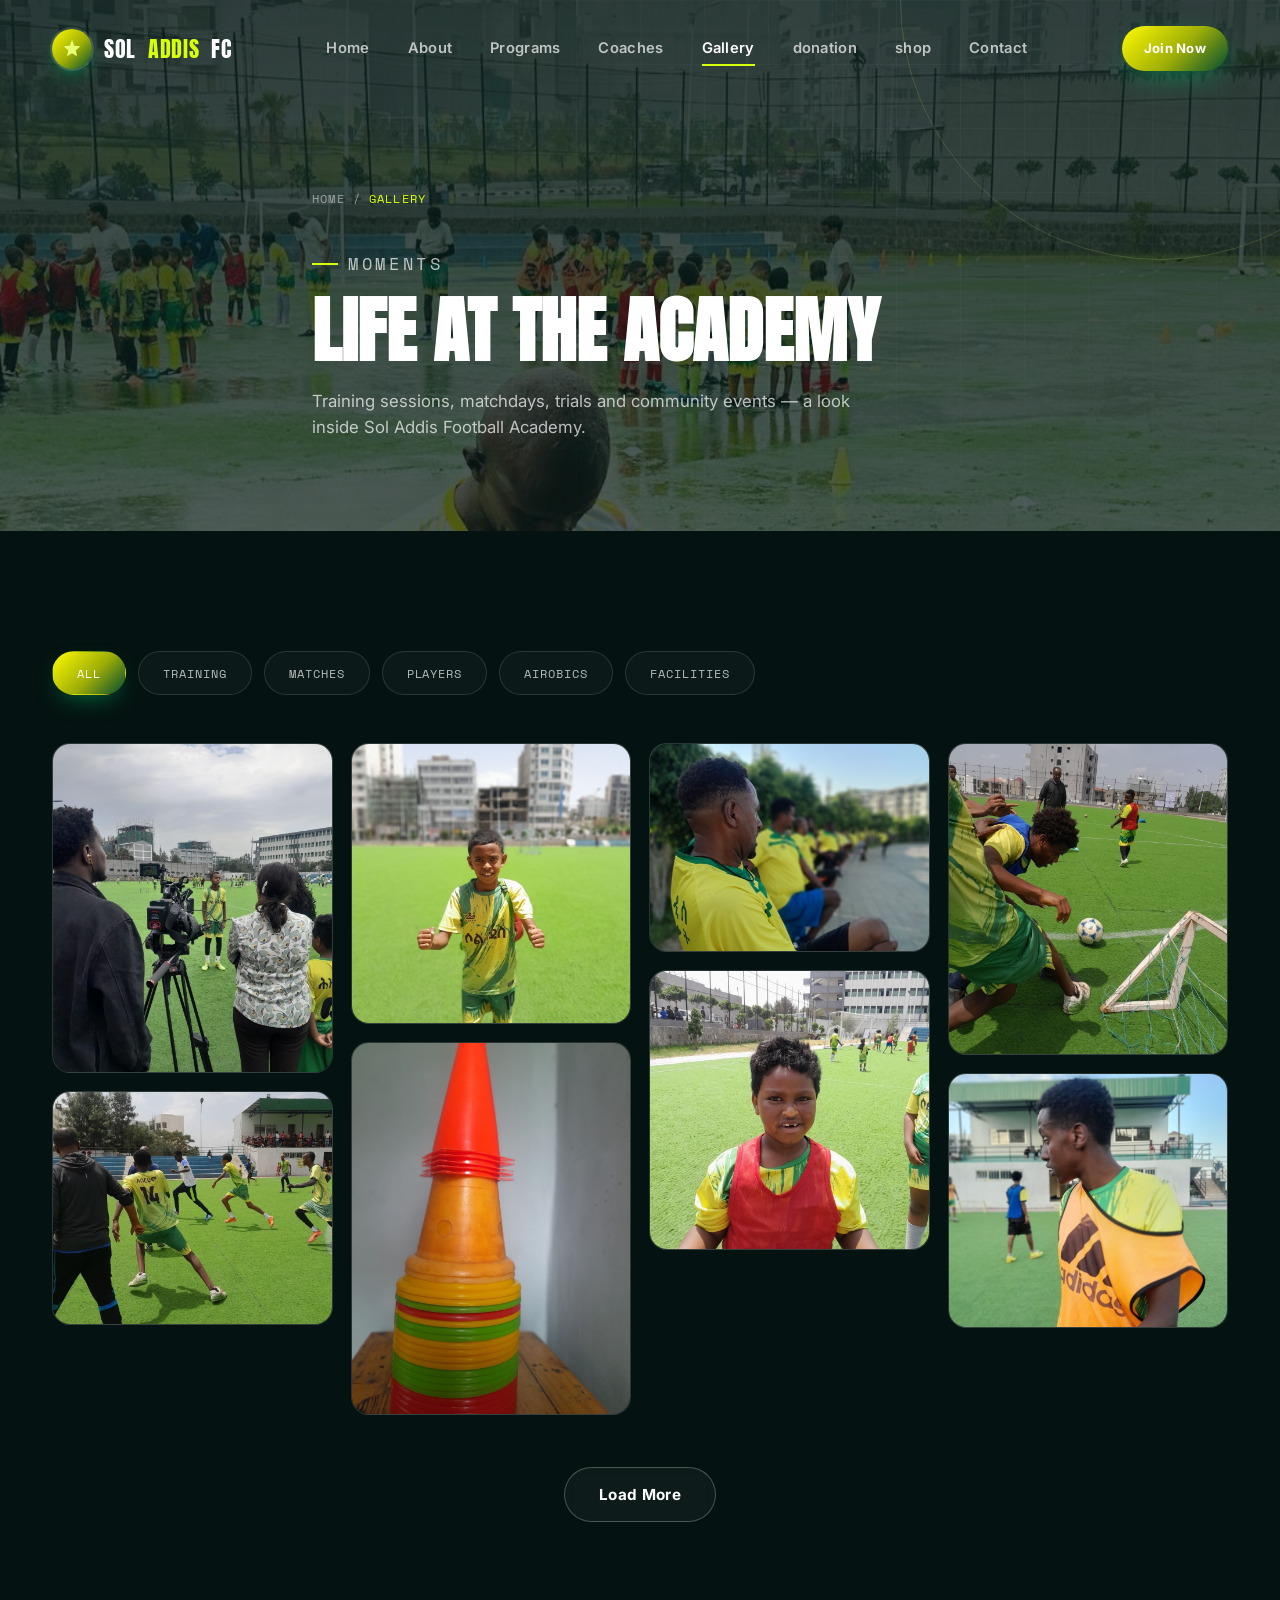
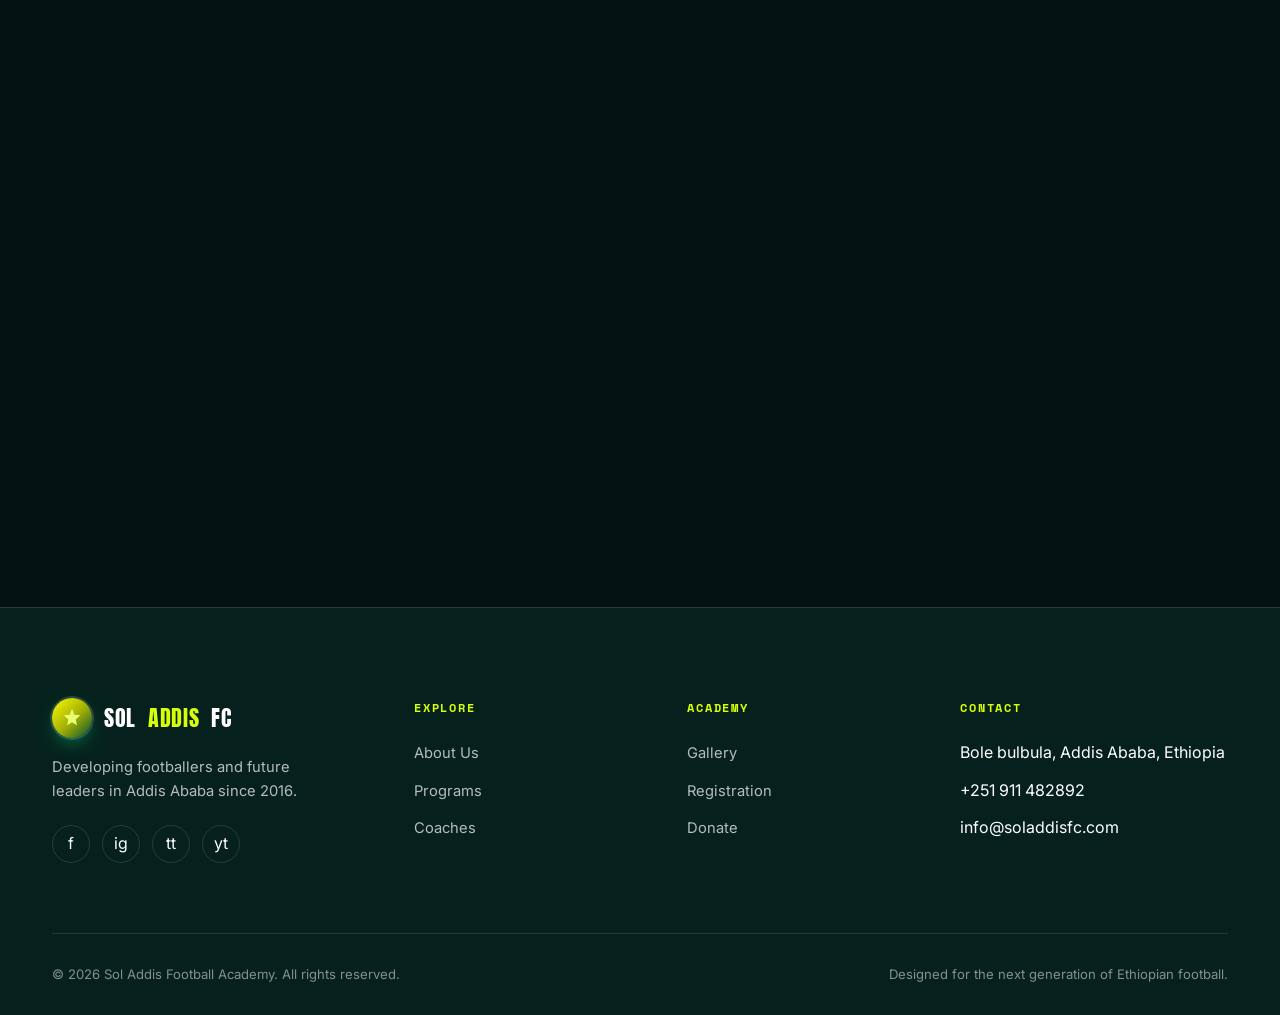
<file: gallery.html>
<!DOCTYPE html>
<html lang="en">
<head>
<meta charset="UTF-8" />
<meta name="viewport" content="width=device-width, initial-scale=1.0" />
<title>Gallery | Sol Addis Football Academy</title>
<meta name="description" content="Browse moments from Sol Addis Football Academy — training sessions, matchdays, players, events and facilities in Addis Ababa." />
<meta name="keywords" content="Sol Addis gallery, football academy photos, Addis Ababa football training" />
<meta name="author" content="Sol Addis Football Academy" />

<meta property="og:title" content="Sol Addis Football Academy — Gallery" />
<meta property="og:description" content="Life at the academy, in pictures." />
<meta property="og:type" content="website" />

<link rel="preconnect" href="https://fonts.googleapis.com" />
<link rel="preconnect" href="https://fonts.gstatic.com" crossorigin />
<link href="https://fonts.googleapis.com/css2?family=Anton&family=Inter:wght@400;500;600;700;800&family=Space+Mono:wght@400;700&display=swap" rel="stylesheet" />

<link rel="stylesheet" href="style.css" />
<link rel="stylesheet" href="responsive co.css" />
<link rel="stylesheet" href="pages.css" />
</head>
<body>

<!-- ========================================================================
     LOADING SCREEN
======================================================================== -->
<div class="loader" aria-hidden="true">
  <div class="loader-ball">
    <svg viewBox="0 0 100 100"><polygon points="50,20 65,32 59,50 41,50 35,32" fill="#041311" opacity=".85"/></svg>
  </div>
  <span class="loader-text">SOL ADDIS FC</span>
</div>

<!-- ========================================================================
     NAVIGATION
======================================================================== -->
<header class="navbar">
  <div class="container nav-inner">
    <a href="index.html" class="logo">
      <span class="logo-mark">
        <svg viewBox="0 0 24 24" fill="none" xmlns="http://www.w3.org/2000/svg"><path d="M12 2L14.5 8.5L21 9L16 13.5L17.5 20L12 16.5L6.5 20L8 13.5L3 9L9.5 8.5L12 2Z" fill="#E8FF73"/></svg>
      </span>
      SOL <span>ADDIS</span> FC
    </a>

    <nav class="nav-links" aria-label="Primary">
      <a href="index.html">Home</a>
      <a href="about.html">About</a>
      <a href="programs.html">Programs</a>
      <a href="coaches.html">Coaches</a>
      <a href="gallery.html" class="active">Gallery</a>
      <a href="donation.html">donation</a>
  <a href="shop (1).html">shop</a>
      <a href="contact.html">Contact</a>
    </nav>

    <div class="nav-cta">
      <a href="registration.html" class="btn btn-primary btn-sm">Join Now</a>
      <button class="nav-toggle" aria-label="Open menu" aria-expanded="false">
        <span></span><span></span><span></span>
      </button>
    </div>
  </div>
</header>

<!-- Mobile fullscreen menu -->
<div class="mobile-menu">
  <a href="index.html">Home</a>
  <a href="about.html">About</a>
  <a href="programs.html">Programs</a>
  <a href="coaches.html">Coaches</a>
  <a href="gallery.html">Gallery</a>
  <a href="donation.html">donation</a>
  <a href="shop (1).html">shop</a>
  <a href="contact.html">Contact</a>
  <a href="registration.html" class="btn btn-primary" style="margin-top:12px;">Join Now</a>
</div>

<main>

<!-- ========================================================================
     PAGE HEADER
======================================================================== -->
<section class="page-header"  style="
  background: linear-gradient(rgba(7,26,23,0.82), rgba(7,26,23,0.7)), url('new1.jpg') center 30% / cover no-repeat;
">
  <span class="pitch-line l1"></span>
  <div class="container page-header-inner" data-reveal>
    <div class="breadcrumb">
      <a href="index.html">Home</a><span>/</span><span class="current">Gallery</span>
    </div>
    <p class="eyebrow">Moments</p>
    <h1>Life At The Academy</h1>
    <p>Training sessions, matchdays, trials and community events — a look inside Sol Addis Football Academy.</p>
  </div>
</section>

<!-- ========================================================================
     GALLERY
======================================================================== -->
<section class="gallery-full">
  <div class="container">
    <div class="filter-bar" data-reveal>
      <button class="filter-btn active" data-filter="all">All</button>
      <button class="filter-btn" data-filter="training">Training</button>
      <button class="filter-btn" data-filter="matches">Matches</button>
      <button class="filter-btn" data-filter="players">Players</button>
      <button class="filter-btn" data-filter="events">airobics</button>
      <button class="filter-btn" data-filter="facilities">Facilities</button>
    </div>

    <div class="masonry-grid" data-reveal>

      <div class="masonry-item" data-category="training" data-title="Technical Drills" style="--ar:.85;">
        <div class="m-frame"><img src="media.jpg"/></div>
        <span class="zoom-icon">⤢</span>
        <div class="masonry-overlay"><span class="m-tag">media</span><span class="m-title"></span></div>
      </div>

      <div class="masonry-item" data-category="matches" data-title="Matchday Kickoff" style="--ar:1.2;">
        <div class="m-frame"><img src="player 6.png"/></div>
        <span class="zoom-icon">⤢</span>
        <div class="masonry-overlay"><span class="m-tag">Matches</span><span class="m-title">Matchday </span></div>
      </div>

      <div class="masonry-item" data-category="players" data-title="Elite Pathway Squad" style="--ar:1;">
        <div class="m-frame"><img src="player.png"/></div>
        <span class="zoom-icon">⤢</span>
        <div class="masonry-overlay"><span class="m-tag">Players</span><span class="m-title"> Squad u12 player</span></div>
      </div>

      <div class="masonry-item" data-category="facilities" data-title="Main Training Pitch" style="--ar:.75;">
        <div class="m-frame"><img src="cones.jpg"/></div>
        <span class="zoom-icon">⤢</span>
        <div class="masonry-overlay"> <span class="m-tag">Facilities</span><span class="m-title">Main Training Pitch</span>
          
        </div>
       
      </div>

      <div class="masonry-item" data-category="events" data-title="Community Football Day" style="--ar:1.35;">
        <div class="m-frame"><img src="airo.jpg"/></div>
        <span class="zoom-icon">⤢</span>
        <div class="masonry-overlay"><span class="m-tag">airobics</span><span class="m-title"></span></div>
      </div>

      <div class="masonry-item" data-category="training" data-title="Goalkeeping Session" style="--ar:1;">
        <div class="m-frame"><img src="train.jpg"/></div>
        <span class="zoom-icon">⤢</span>
        <div class="masonry-overlay"><span class="m-tag">Training</span><span class="m-title"></span></div>
      </div>

      <div class="masonry-item" data-category="players" data-title="Under 11 Squad" style="--ar:.9;">
        <div class="m-frame"><img src="player 4.png"/></div>
        <span class="zoom-icon">⤢</span>
        <div class="masonry-overlay"><span class="m-tag">Players</span><span class="m-title">Under 17 Squad</span></div>
      </div>

      <div class="masonry-item" data-category="matches" data-title="Full Time Celebration" style="--ar:1.1;">
        <div class="m-frame"><img src="match.jpg"/></div>
        <span class="zoom-icon">⤢</span>
        <div class="masonry-overlay"><span class="m-tag">Matches</span><span class="m-title"></span></div>
      </div>

      <div class="masonry-item" data-category="facilities" data-title="tactic board" style="--ar:1.25;">
        <div class="m-frame"> <img src="tactic.jpg"/></div>
        <span class="zoom-icon">⤢</span>
        
        <div class="masonry-overlay"> <span class="m-tag">Facilities</span><span class="m-title"></span></div>
      </div>

      <div class="masonry-item" data-category="events" data-title="Open Trials Day" style="--ar:.8;">
        <div class="m-frame"><img src="airo 4.jpg"/></div>
        <span class="zoom-icon">⤢</span>
        <div class="masonry-overlay"><span class="m-tag">airobics</span><span class="m-title"></span></div>
      </div>

      <div class="masonry-item" data-category="training" data-title="Small-Sided Play" style="--ar:1.15;">
        <div class="m-frame"><img src="match 4.jpg"/></div>
        <span class="zoom-icon">⤢</span>
        <div class="masonry-overlay"><span class="m-tag">Training</span><span class="m-title">Small-Sided Play</span></div>
      </div>

      <div class="masonry-item" data-category="players" data-title="Captain's Focus" style="--ar:1;">
        <div class="m-frame"><img src="players 3.png"/></div>
        <span class="zoom-icon">⤢</span>
        <div class="masonry-overlay"><span class="m-tag">Players</span><span class="m-title">u 10 team squad</span></div>
      </div>

      <div class="masonry-item" data-category="matches" data-title="Away Day Support" style="--ar:.9;">
        <div class="m-frame"><img src="match 3.jpg"/></div>
        <span class="zoom-icon">⤢</span>
        <div class="masonry-overlay"><span class="m-tag">Matches</span><span class="m-title"></span></div>
      </div>

      <div class="masonry-item" data-category="facilities" data-title="Recovery Area" style="--ar:1.05;">
        <div class="m-frame"><img src="aid.jpg"/></div>
        <span class="zoom-icon">⤢</span>
        <div class="masonry-overlay"><span class="m-tag">Facilities</span><span class="m-title">Recovery Area</span></div>
      </div>

      <div class="masonry-item" data-category="events" data-title="Holiday Camp Send-Off" style="--ar:1.3;">
        <div class="m-frame"><img src="airo 3.jpg"/></div>
        <span class="zoom-icon">⤢</span>
        <div class="masonry-overlay"><span class="m-tag">airobics</span><span class="m-title"></span></div>
      </div>

      <div class="masonry-item" data-category="training" data-title="Tactical Walkthrough" style="--ar:.85;">
        <div class="m-frame"><img src="train 2.jpg"/></div>
        <span class="zoom-icon">⤢</span>
        <div class="masonry-overlay"><span class="m-tag">Training</span><span class="m-title"></span></div>
      </div>

    </div>

    <div class="load-more-wrap">
      <button class="btn btn-ghost" data-load-more>Load More</button>
    </div>
  </div>
</section>

<!-- ========================================================================
     CALL TO ACTION
======================================================================== -->
<section class="cta-section">
  <div class="container">
    <div class="cta-box" data-reveal>
      <h2>Your Journey Starts On The Pitch</h2>
      <p>Registration is open for the upcoming season across all age groups.</p>
      <div class="btn-actions">
        <a href="registration.html" class="btn btn-primary on-green">Join Now</a>
        <a href="contact.html" class="btn btn-ghost">Talk To Us</a>
      </div>
    </div>
  </div>
</section>

</main>

<!-- Lightbox -->
<div class="lightbox" data-lightbox>
  <div class="lightbox-inner">
    <button class="lightbox-close" aria-label="Close">✕</button>
    <button class="lightbox-prev" aria-label="Previous">‹</button>
    <button class="lightbox-next" aria-label="Next">›</button>
    <div class="lightbox-frame">⚽</div>
    <div class="lightbox-caption">
      <span class="m-tag" data-lb-tag>Training</span>
      <h4 data-lb-title>Academy Moment</h4>
    </div>
  </div>
</div>

<!-- ========================================================================
     FOOTER
======================================================================== -->
<footer class="footer">
  <div class="container">
    <div class="footer-grid">
      <div class="footer-brand">
        <a href="index.html" class="logo">
          <span class="logo-mark">
            <svg viewBox="0 0 24 24" fill="none" xmlns="http://www.w3.org/2000/svg"><path d="M12 2L14.5 8.5L21 9L16 13.5L17.5 20L12 16.5L6.5 20L8 13.5L3 9L9.5 8.5L12 2Z" fill="#E8FF73"/></svg>
          </span>
          SOL <span>ADDIS</span> FC
        </a>
        <p>Developing footballers and future leaders in Addis Ababa since 2016.</p>
        <div class="footer-social">
          <a href="#" aria-label="Facebook">f</a>
          <a href="#" aria-label="Instagram">ig</a>
          <a href="#" aria-label="TikTok">tt</a>
          <a href="#" aria-label="YouTube">yt</a>
        </div>
      </div>

      <div class="footer-col">
        <h5>Explore</h5>
        <ul>
          <li><a href="about.html">About Us</a></li>
          <li><a href="programs.html">Programs</a></li>
          <li><a href="coaches.html">Coaches</a></li>
          
      </div>

      <div class="footer-col">
        <h5>Academy</h5>
        <ul>
          <li><a href="gallery.html">Gallery</a></li>
         
          <li><a href="registration.html">Registration</a></li>
          <li><a href="donation.html">Donate</a></li>
        </ul>
      </div>

      <div class="footer-col">
        <h5>Contact</h5>
        <ul>
          <li>Bole bulbula, Addis Ababa, Ethiopia</li>
          <li>+251 911 482892</li>
          <li>info@soladdisfc.com</li>
        </ul>
      </div>
    </div>

    <div class="footer-bottom">
      <span>© 2026 Sol Addis Football Academy. All rights reserved.</span>
      <span>Designed for the next generation of Ethiopian football.</span>
    </div>
  </div>
</footer>

<button class="back-to-top" aria-label="Back to top">
  <svg width="20" height="20" viewBox="0 0 24 24" fill="none"><path d="M12 19V5M5 12l7-7 7 7" stroke="#071A17" stroke-width="2.4" stroke-linecap="round" stroke-linejoin="round"/></svg>
</button>

<script src="animation.js"></script>
<script src="main.js"></script>
<script src="pages.js"></script>
</body>
</html>
</file>
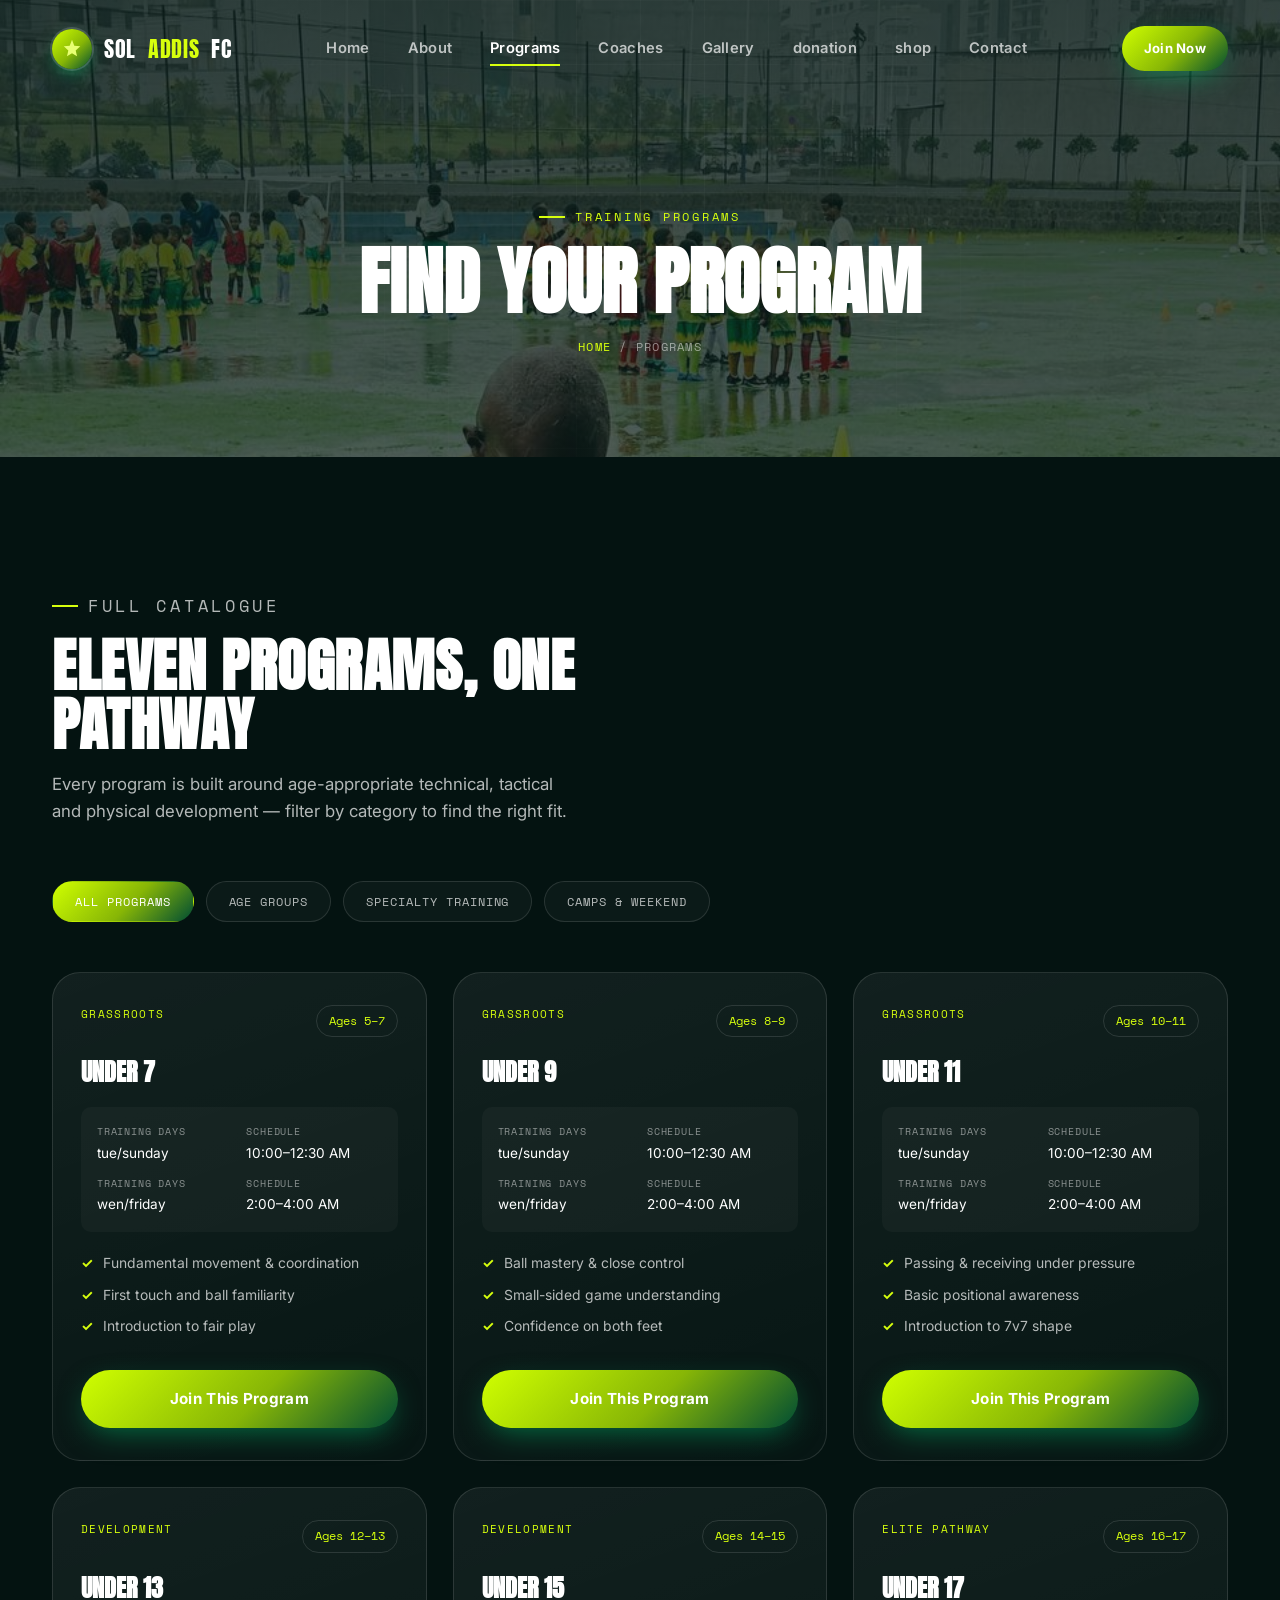
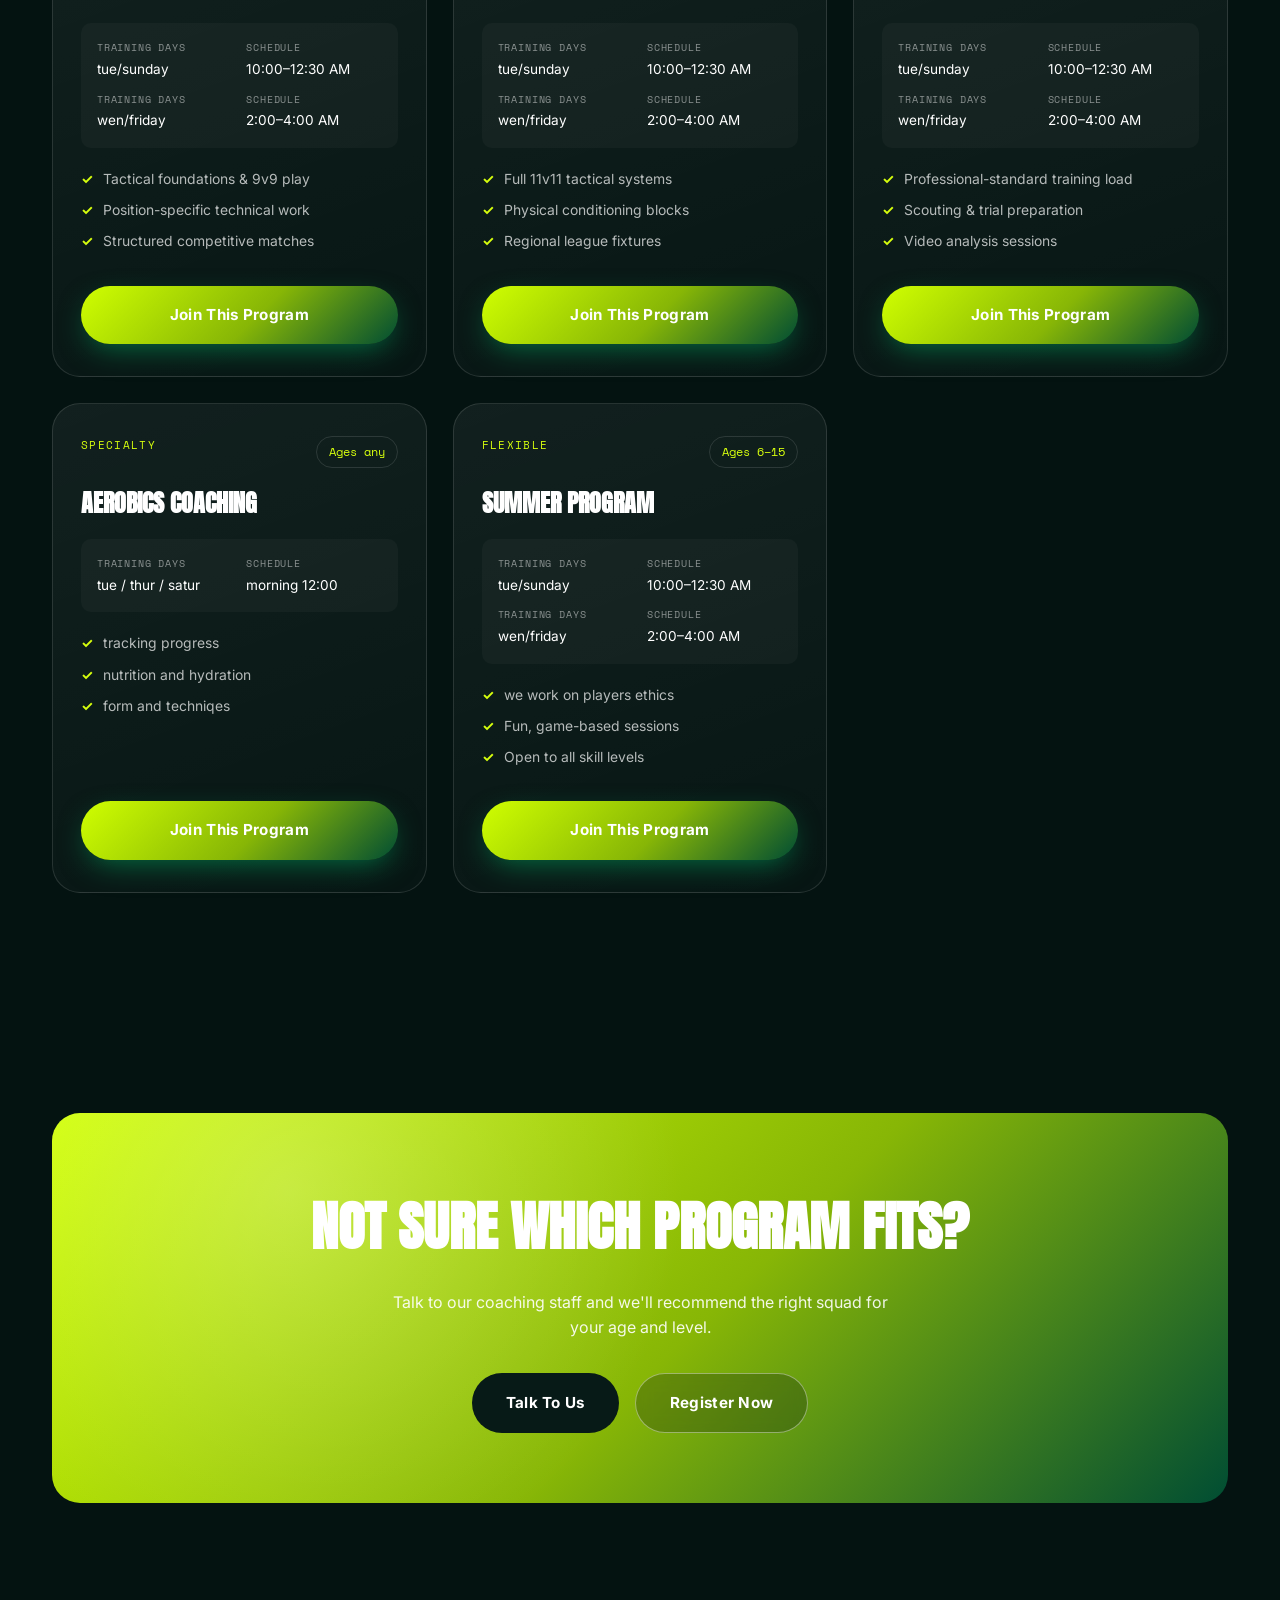
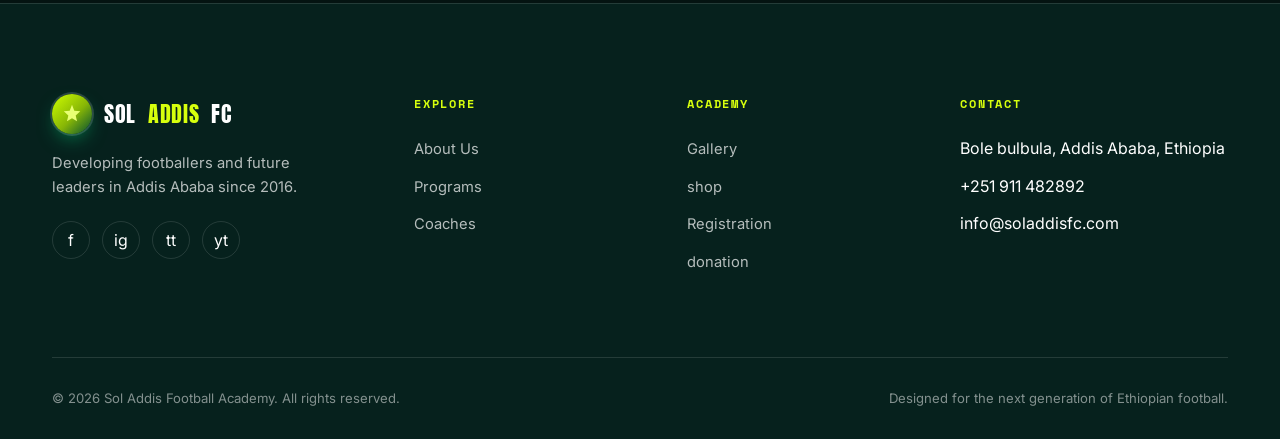
<file: programs.html>
<!DOCTYPE html>
<html lang="en">
<head>
<meta charset="UTF-8" />
<meta name="viewport" content="width=device-width, initial-scale=1.0" />
<title>Programs | Sol Addis Football Academy</title>
<meta name="description" content="Explore Sol Addis Football Academy's full program catalogue — age-group squads from U7 to U17, Girls Football, Goalkeeper Training, Private Coaching, Weekend Program and Holiday Camp." />
<meta name="keywords" content="football programs Ethiopia, youth football age groups, goalkeeper training, girls football academy, football holiday camp" />
<meta name="author" content="Sol Addis Football Academy" />

<meta property="og:title" content="Programs | Sol Addis Football Academy" />
<meta property="og:description" content="A program for every age and ambition, from first touches to elite pathway trials." />
<meta property="og:type" content="website" />
<meta property="og:image" content="images/og-cover.jpg" />

<link rel="preconnect" href="https://fonts.googleapis.com" />
<link rel="preconnect" href="https://fonts.gstatic.com" crossorigin />
<link href="https://fonts.googleapis.com/css2?family=Anton&family=Inter:wght@400;500;600;700;800&family=Space+Mono:wght@400;700&display=swap" rel="stylesheet" />

<link rel="stylesheet" href="style pro.css" />
<link rel="stylesheet" href="responsive pro.css" />
</head>
<body>

<div class="loader" aria-hidden="true">
  <div class="loader-ball">
    <svg viewBox="0 0 100 100"><polygon points="50,20 65,32 59,50 41,50 35,32" fill="#041311" opacity=".85"/></svg>
  </div>
  <span class="loader-text">SOL ADDIS FC</span>
</div>

<!-- ========================================================================
     NAVIGATION
======================================================================== -->
<header class="navbar">
  <div class="container nav-inner">
    <a href="index.html" class="logo">
      <span class="logo-mark">
        <svg viewBox="0 0 24 24" fill="none" xmlns="http://www.w3.org/2000/svg"><path d="M12 2L14.5 8.5L21 9L16 13.5L17.5 20L12 16.5L6.5 20L8 13.5L3 9L9.5 8.5L12 2Z" fill="#E8FF73"/></svg>
      </span>
      SOL <span>ADDIS</span> FC
    </a>

    <nav class="nav-links" aria-label="Primary">
      <a href="index.html">Home</a>
      <a href="about.html">About</a>
      <a href="programs.html" class="active">Programs</a>
      <a href="coaches.html">Coaches</a>
      <a href="gallery.html">Gallery</a>
     <a href="donation.html">donation</a>
  <a href="shop (1).html">shop</a>
      <a href="contact.html">Contact</a>
    </nav>

    <div class="nav-cta">
      <a href="registration.html" class="btn btn-primary btn-sm">Join Now</a>
      <button class="nav-toggle" aria-label="Open menu" aria-expanded="false">
        <span></span><span></span><span></span>
      </button>
    </div>
  </div>
</header>

<div class="mobile-menu">
  <a href="index.html">Home</a>
  <a href="about.html">About</a>
  <a href="programs.html">Programs</a>
  <a href="coaches.html">Coaches</a>
  <a href="registration.html">registration</a>
  <a href="gallery.html">Gallery</a>
  <a href="donation.html">donation</a>
  <a href="shop (1).html">shop</a>
  <a href="contact.html">Contact</a>
  <a href="registration.html" class="btn btn-primary" style="margin-top:12px;">Join Now</a>
</div>

<main>

<!-- ========================================================================
     PAGE HEADER
======================================================================== -->
<section class="page-header"   style="
  background: linear-gradient(rgba(7,26,23,0.82), rgba(7,26,23,0.7)), url('new1.jpg') center 30% / cover no-repeat;
">
  <div class="container">
    <p class="eyebrow">Training Programs</p>
    <h1>Find Your Program</h1>
    <p class="crumbs"><a href="index.html">Home</a> / Programs</p>
  </div>
</section>

<!-- ========================================================================
     PROGRAM CATALOGUE
======================================================================== -->
<section  >
  <div class="container">
    <div class="section-head" data-reveal>
      <p class="eyebrow">Full Catalogue</p>
      <h2>Eleven Programs, One Pathway</h2>
      <p>Every program is built around age-appropriate technical, tactical and physical development — filter by category to find the right fit.</p>
    </div>

    <div class="filter-bar" data-reveal>
      <button class="filter-btn active" data-filter="all">All Programs</button>
      <button class="filter-btn" data-filter="youth">Age Groups</button>
      <button class="filter-btn" data-filter="specialty">Specialty Training</button>
      <button class="filter-btn" data-filter="flexible">Camps &amp; Weekend</button>
    </div>

    <div class="program-detail-grid">

      <!-- U7 -->
      <article class="program-detail-card" data-category="youth" data-reveal>
        <div class="pdc-top"><span class="program-tag">Grassroots</span><span class="pdc-age">Ages 5–7</span></div>
        <h3>Under 7</h3>
        <div class="pdc-meta">
          <div><span class="k">Training Days</span><span class="v">tue/sunday</span></div>
          <div><span class="k">Schedule</span><span class="v">10:00–12:30 AM</span></div>

          <div><span class="k">Training Days</span><span class="v">wen/friday</span></div>
          <div><span class="k">Schedule</span><span class="v">2:00–4:00 AM</span></div>
        </div>
        <ul class="obj-list">
          <li>Fundamental movement &amp; coordination</li>
          <li>First touch and ball familiarity</li>
          <li>Introduction to fair play</li>
        </ul>
        <a href="registration.html" class="btn btn-primary">Join This Program</a>
      </article>

      <!-- U9 -->
      <article class="program-detail-card" data-category="youth" data-reveal data-reveal-delay="1">
        <div class="pdc-top"><span class="program-tag">Grassroots</span><span class="pdc-age">Ages 8–9</span></div>
        <h3>Under 9</h3>
        <div class="pdc-meta">
         <div><span class="k">Training Days</span><span class="v">tue/sunday</span></div>
          <div><span class="k">Schedule</span><span class="v">10:00–12:30 AM</span></div>

          <div><span class="k">Training Days</span><span class="v">wen/friday</span></div>
          <div><span class="k">Schedule</span><span class="v">2:00–4:00 AM</span></div>
        </div>
        <ul class="obj-list">
          <li>Ball mastery &amp; close control</li>
          <li>Small-sided game understanding</li>
          <li>Confidence on both feet</li>
        </ul>
        <a href="registration.html" class="btn btn-primary">Join This Program</a>
      </article>

      <!-- U11 -->
      <article class="program-detail-card" data-category="youth" data-reveal data-reveal-delay="2">
        <div class="pdc-top"><span class="program-tag">Grassroots</span><span class="pdc-age">Ages 10–11</span></div>
        <h3>Under 11</h3>
        <div class="pdc-meta">
         <div><span class="k">Training Days</span><span class="v">tue/sunday</span></div>
          <div><span class="k">Schedule</span><span class="v">10:00–12:30 AM</span></div>

          <div><span class="k">Training Days</span><span class="v">wen/friday</span></div>
          <div><span class="k">Schedule</span><span class="v">2:00–4:00 AM</span></div>
        </div>
        <ul class="obj-list">
          <li>Passing &amp; receiving under pressure</li>
          <li>Basic positional awareness</li>
          <li>Introduction to 7v7 shape</li>
        </ul>
        <a href="registration.html" class="btn btn-primary">Join This Program</a>
      </article>

      <!-- U13 -->
      <article class="program-detail-card" data-category="youth" data-reveal>
        <div class="pdc-top"><span class="program-tag">Development</span><span class="pdc-age">Ages 12–13</span></div>
        <h3>Under 13</h3>
        <div class="pdc-meta">
         <div><span class="k">Training Days</span><span class="v">tue/sunday</span></div>
          <div><span class="k">Schedule</span><span class="v">10:00–12:30 AM</span></div>

          <div><span class="k">Training Days</span><span class="v">wen/friday</span></div>
          <div><span class="k">Schedule</span><span class="v">2:00–4:00 AM</span></div>
        </div>
        <ul class="obj-list">
          <li>Tactical foundations &amp; 9v9 play</li>
          <li>Position-specific technical work</li>
          <li>Structured competitive matches</li>
        </ul>
        <a href="registration.html" class="btn btn-primary">Join This Program</a>
      </article>

      <!-- U15 -->
      <article class="program-detail-card" data-category="youth" data-reveal data-reveal-delay="1">
        <div class="pdc-top"><span class="program-tag">Development</span><span class="pdc-age">Ages 14–15</span></div>
        <h3>Under 15</h3>
        <div class="pdc-meta">
         <div><span class="k">Training Days</span><span class="v">tue/sunday</span></div>
          <div><span class="k">Schedule</span><span class="v">10:00–12:30 AM</span></div>

          <div><span class="k">Training Days</span><span class="v">wen/friday</span></div>
          <div><span class="k">Schedule</span><span class="v">2:00–4:00 AM</span></div>
        </div>
        <ul class="obj-list">
          <li>Full 11v11 tactical systems</li>
          <li>Physical conditioning blocks</li>
          <li>Regional league fixtures</li>
        </ul>
        <a href="registration.html" class="btn btn-primary">Join This Program</a>
      </article>

      <!-- U17 -->
      <article class="program-detail-card" data-category="youth" data-reveal data-reveal-delay="2">
        <div class="pdc-top"><span class="program-tag">Elite Pathway</span><span class="pdc-age">Ages 16–17</span></div>
        <h3>Under 17</h3>
        <div class="pdc-meta">
         <div><span class="k">Training Days</span><span class="v">tue/sunday</span></div>
          <div><span class="k">Schedule</span><span class="v">10:00–12:30 AM</span></div>

          <div><span class="k">Training Days</span><span class="v">wen/friday</span></div>
          <div><span class="k">Schedule</span><span class="v">2:00–4:00 AM</span></div>
        </div>
        <ul class="obj-list">
          <li>Professional-standard training load</li>
          <li>Scouting &amp; trial preparation</li>
          <li>Video analysis sessions</li>
        </ul>
        <a href="registration.html" class="btn btn-primary">Join This Program</a>
      </article>

      <!-- airobics Football -->
      <article class="program-detail-card" data-category="specialty" data-reveal>
        <div class="pdc-top"><span class="program-tag">Specialty</span><span class="pdc-age">Ages any</span></div>
        <h3>aerobics  coaching</h3>
        <div class="pdc-meta">
          <div><span class="k">Training Days</span><span class="v">tue / thur / satur</span></div>
          <div><span class="k">Schedule</span><span class="v">morning 12:00</span></div>
        </div>
        <ul class="obj-list">
          <li>tracking progress</li>
          <li>nutrition and hydration</li>
          <li>form and techniqes</li>
        </ul>
        <a href="registration.html" class="btn btn-primary">Join This Program</a>
      </article>

      <!-- Goalkeeper Training -->
     

      

      <!-- Weekend Program -->
      <article class="program-detail-card" data-category="flexible" data-reveal>
        <div class="pdc-top"><span class="program-tag">Flexible</span><span class="pdc-age">Ages 6–15</span></div>
        <h3>summer Program</h3>
        <div class="pdc-meta">
          <div><span class="k">Training Days</span><span class="v">tue/sunday</span></div>
          <div><span class="k">Schedule</span><span class="v">10:00–12:30 AM</span></div>

          <div><span class="k">Training Days</span><span class="v">wen/friday</span></div>
          <div><span class="k">Schedule</span><span class="v">2:00–4:00 AM</span></div>
        </div>
        <ul class="obj-list">
          <li>we work on players ethics</li>
          <li>Fun, game-based sessions</li>
          <li>Open to all skill levels</li>
        </ul>
        <a href="registration.html" class="btn btn-primary">Join This Program</a>
      </article>

      <!-- Holiday Camp -->
     

    </div>
  </div>
</section>

<!-- ========================================================================
     CALL TO ACTION
======================================================================== -->
<section class="cta-section">
  <div class="container">
    <div class="cta-box" data-reveal>
      <h2>Not Sure Which Program Fits?</h2>
      <p>Talk to our coaching staff and we'll recommend the right squad for your age and level.</p>
      <div class="btn-actions">
        <a href="contact.html" class="btn btn-primary on-green">Talk To Us</a>
        <a href="registration.html" class="btn btn-ghost">Register Now</a>
      </div>
    </div>
  </div>
</section>

</main>

<!-- ========================================================================
     FOOTER
======================================================================== -->
<footer class="footer">
  <div class="container">
    <div class="footer-grid">
      <div class="footer-brand">
        <a href="index.html" class="logo">
          <span class="logo-mark">
            <svg viewBox="0 0 24 24" fill="none" xmlns="http://www.w3.org/2000/svg"><path d="M12 2L14.5 8.5L21 9L16 13.5L17.5 20L12 16.5L6.5 20L8 13.5L3 9L9.5 8.5L12 2Z" fill="#E8FF73"/></svg>
          </span>
          SOL <span>ADDIS</span> FC
        </a>
        <p>Developing footballers and future leaders in Addis Ababa since 2016.</p>
        <div class="footer-social">
          <a href="#" aria-label="Facebook">f</a>
          <a href="#" aria-label="Instagram">ig</a>
          <a href="#" aria-label="TikTok">tt</a>
          <a href="#" aria-label="YouTube">yt</a>
        </div>
      </div>

      <div class="footer-col">
        <h5>Explore</h5>
        <ul>
          <li><a href="about.html">About Us</a></li>
          <li><a href="programs.html">Programs</a></li>
          <li><a href="coaches.html">Coaches</a></li>
         
        </ul>
      </div>

      <div class="footer-col">
        <h5>Academy</h5>
        <ul>
          <li><a href="gallery.html">Gallery</a></li>
          <li><a href="shop (1).html">shop</a></li>
          <li><a href="registration.html">Registration</a></li>
          <li><a href="donation.html">donation</a></li>
        </ul>
      </div>

      <div class="footer-col">
        <h5>Contact</h5>
        <ul>
          <li>Bole bulbula, Addis Ababa, Ethiopia</li>
          <li>+251 911 482892</li>
          <li>info@soladdisfc.com</li>
        </ul>
      </div>
    </div>

    <div class="footer-bottom">
      <span>© 2026 Sol Addis Football Academy. All rights reserved.</span>
      <span>Designed for the next generation of Ethiopian football.</span>
    </div>
  </div>
</footer>

<button class="back-to-top" aria-label="Back to top">
  <svg width="20" height="20" viewBox="0 0 24 24" fill="none"><path d="M12 19V5M5 12l7-7 7 7" stroke="#071A17" stroke-width="2.4" stroke-linecap="round" stroke-linejoin="round"/></svg>
</button>

<script src="animation.js"></script>
<script src="main pro.js"></script>
</body>
</html>
</file>
<file: style.css>
/* ==========================================================================
   SOL ADDIS FOOTBALL ACADEMY — CORE STYLESHEET
   Design tokens: primary #00C16E · secondary #018A58 · dark #071A17
   background #041311 · accent #E8FF73
   Type: Anton (display) / Inter (body) / Space Mono (scoreboard/eyebrow)
   ========================================================================== */

:root{
  --primary:#00C16E;
  --primary-soft:#00c16e33;
  --secondary:#018A58;
  --dark:#071A17;
  --bg:#041311;
  --bg-2:#06211d;
  --accent:#d6ff09;
  --white:#FFFFFF;
  --white-70:rgba(255,255,255,.7);
  --white-50:rgba(255,255,255,.5);
  --glass-bg:rgba(255,255,255,.05);
  --glass-border:rgba(255,255,255,.12);
  --glass-bg-strong:rgba(7,26,23,.55);

  --grad-primary:linear-gradient(135deg,#fffb02 0%,#9dad06 55%,#004d33 100%);
  --grad-hero:radial-gradient(120% 120% at 80% 0%, #0b2b24 0%, #041311 55%, #020a08 100%);
  --grad-accent-line:linear-gradient(90deg,transparent,#E8FF73,transparent);

  --shadow-glow:0 0 40px rgba(0,193,110,.25);
  --shadow-card:0 20px 50px -20px rgba(0,0,0,.6);

  --font-display:"Anton",sans-serif;
  --font-body:"Inter",sans-serif;
  --font-mono:"Space Mono",monospace;

  --container:1240px;
  --radius-lg:28px;
  --radius-md:18px;
  --radius-sm:10px;

  --ease:cubic-bezier(.16,.84,.44,1);
}

*,*::before,*::after{box-sizing:border-box;margin:0;padding:0;}
html{scroll-behavior:smooth;}
@media (prefers-reduced-motion: reduce){
  html{scroll-behavior:auto;}
  *,*::before,*::after{animation-duration:.001ms !important;animation-iteration-count:1 !important;transition-duration:.001ms !important;}
}

body{
  font-family:var(--font-body);
  background:var(--bg);
  color:var(--white);
  line-height:1.6;
  overflow-x:hidden;
  -webkit-font-smoothing:antialiased;
}

img{max-width:100%;display:block;}
a{color:inherit;text-decoration:none;}
ul{list-style:none;}
button{font-family:inherit;cursor:pointer;border:none;background:none;color:inherit;}
input,textarea,select{font-family:inherit;}

.container{
  width:100%;
  max-width:var(--container);
  margin:0 auto;
  padding:0 32px;
}

:focus-visible{
  outline:2px solid var(--accent);
  outline-offset:3px;
}

/* ---------- Eyebrow / Scoreboard label ---------- */
.eyebrow{
  font-family:var(--font-mono);
  font-size:.78rem;
  letter-spacing:.22em;
  text-transform:uppercase;
  color:var(--accent);
  display:inline-flex;
  align-items:center;
  gap:10px;
  margin-bottom:18px;
}
.eyebrow::before{
  content:"";
  width:26px;height:2px;
  background:var(--accent);
  display:inline-block;
}

.section-head{
  max-width:640px;
  margin-bottom:56px;
}
.section-head.center{
  margin-left:auto;margin-right:auto;text-align:center;
}
.section-head h2{
  font-family:var(--font-display);
  font-size:clamp(2.2rem,4.6vw,3.6rem);
  line-height:1.02;
  letter-spacing:.01em;
  text-transform:uppercase;
}
.section-head p{
  color:var(--white-70);
  margin-top:16px;
  font-size:1.05rem;
  max-width:520px;
}
.section-head.center p{margin-left:auto;margin-right:auto;}

section{
  position:relative;
  padding:120px 0;
}

/* ---------- Buttons ---------- */
.btn{
  position:relative;
  display:inline-flex;
  align-items:center;
  gap:10px;
  font-family:var(--font-body);
  font-weight:700;
  font-size:.95rem;
  letter-spacing:.02em;
  padding:17px 34px;
  border-radius:100px;
  overflow:hidden;
  isolation:isolate;
  transition:transform .35s var(--ease),box-shadow .35s var(--ease);
}
.btn-primary{
  background:var(--grad-primary);
  color:var(--white);
  box-shadow:0 10px 30px -8px rgba(0,193,110,.55);
}
.btn-primary:hover{transform:translateY(-3px);box-shadow:0 16px 36px -8px rgba(0,193,110,.75);}
.btn-ghost{
  background:rgba(255,255,255,.04);
  border:1px solid rgba(255,255,255,.25);
  color:var(--white);
  backdrop-filter:blur(8px);
}
.btn-ghost:hover{border-color:var(--accent);color:var(--accent);transform:translateY(-3px);}
.btn-sm{padding:12px 22px;font-size:.82rem;}

/* ripple */
.btn .ripple{
  position:absolute;
  border-radius:50%;
  background:rgba(255,255,255,.5);
  transform:scale(0);
  animation:ripple .6s var(--ease);
  pointer-events:none;
}
@keyframes ripple{to{transform:scale(3);opacity:0;}}

/* ==========================================================================
   LOADING SCREEN
   ========================================================================== */
.loader{
  position:fixed;inset:0;z-index:9999;
  background:var(--bg);
  display:flex;align-items:center;justify-content:center;
  transition:opacity .7s var(--ease),visibility .7s var(--ease);
}
.loader.hidden{opacity:0;visibility:hidden;}
.loader-ball{
  width:64px;height:64px;
  border-radius:50%;
  background:radial-gradient(circle at 35% 30%, #fff, #cfe9de 60%, #9fd8bf 100%);
  position:relative;
  animation:loaderBounce 1s ease-in-out infinite;
}
.loader-ball svg{width:100%;height:100%;}
.loader-text{
  position:absolute;
  margin-top:120px;
  font-family:var(--font-mono);
  letter-spacing:.3em;
  font-size:.75rem;
  color:var(--white-50);
}
@keyframes loaderBounce{
  0%,100%{transform:translateY(0) scale(1);}
  50%{transform:translateY(-22px) scale(1.04);}
}

/* ==========================================================================
   NAVIGATION
   ========================================================================== */
.navbar{
  position:fixed;top:0;left:0;width:100%;
  z-index:1000;
  padding:26px 0;
  transition:padding .4s var(--ease),background .4s var(--ease),box-shadow .4s var(--ease);
}
.navbar.scrolled{
  padding:14px 0;
  background:rgba(4,19,17,.65);
  backdrop-filter:blur(18px) saturate(140%);
  -webkit-backdrop-filter:blur(18px) saturate(140%);
  border-bottom:1px solid var(--glass-border);
  box-shadow:0 10px 30px -15px rgba(0,0,0,.6);
}
.nav-inner{
  display:flex;align-items:center;justify-content:space-between;
}
.logo{
  display:flex;align-items:center;gap:12px;
  font-family:var(--font-display);
  font-size:1.4rem;
  letter-spacing:.03em;
  text-transform:uppercase;
}
.logo-mark{
  width:40px;height:40px;
  border-radius:50%;
  background:var(--grad-primary);
  display:flex;align-items:center;justify-content:center;
  box-shadow:0 0 0 2px rgba(255,255,255,.15),0 8px 20px -6px rgba(0,193,110,.7);
}
.logo-mark svg{width:22px;height:22px;}
.logo span{color:var(--accent);}

.nav-links{
  display:flex;align-items:center;gap:38px;
}
.nav-links a{
  position:relative;
  font-size:.92rem;
  font-weight:600;
  letter-spacing:.02em;
  padding:6px 0;
  color:var(--white-70);
  transition:color .3s;
}
.nav-links a::after{
  content:"";
  position:absolute;left:0;bottom:0;
  width:0;height:2px;
  background:var(--accent);
  transition:width .35s var(--ease);
}
.nav-links a:hover,.nav-links a.active{color:var(--white);}
.nav-links a:hover::after,.nav-links a.active::after{width:100%;}

.nav-cta{display:flex;align-items:center;gap:18px;}

.nav-toggle{
  display:none;
  flex-direction:column;
  gap:5px;
  width:30px;
  z-index:1100;
}
.nav-toggle span{
  height:2px;width:100%;
  background:var(--white);
  border-radius:2px;
  transition:transform .35s var(--ease),opacity .35s var(--ease);
}
.nav-toggle.active span:nth-child(1){transform:translateY(7px) rotate(45deg);}
.nav-toggle.active span:nth-child(2){opacity:0;}
.nav-toggle.active span:nth-child(3){transform:translateY(-7px) rotate(-45deg);}

.mobile-menu{
  position:fixed;inset:0;
  background:var(--dark);
  z-index:1050;
  display:flex;flex-direction:column;
  align-items:center;justify-content:center;
  gap:28px;
  transform:translateY(-100%);
  transition:transform .5s var(--ease);
}
.mobile-menu.active{transform:translateY(0);}
.mobile-menu a{
  font-family:var(--font-display);
  font-size:1.8rem;
  text-transform:uppercase;
  letter-spacing:.03em;
}

/* ==========================================================================
   HERO
   ========================================================================== */
.hero{
  position:relative;
  min-height:100vh;
  display:flex;align-items:center;
  padding-top:140px;
  padding-bottom:80px;
  background:var(--grad-hero);
  overflow:hidden;
}
.hero::before{
  content:"";
  position:absolute;inset:0;
  background-image:
    linear-gradient(rgba(255,255,255,.035) 1px, transparent 1px),
    linear-gradient(90deg, rgba(255,255,255,.035) 1px, transparent 1px);
  background-size:64px 64px;
  mask-image:radial-gradient(circle at 70% 40%, black, transparent 70%);
  pointer-events:none;
}
.pitch-line{
  position:absolute;
  border:1px solid rgba(232,255,115,.15);
  border-radius:50%;
  pointer-events:none;
}
.pitch-line.l1{width:600px;height:600px;top:-200px;right:-120px;}
.pitch-line.l2{width:340px;height:340px;bottom:-80px;right:10%;}

.hero-grid{
  position:relative;z-index:2;
  display:grid;
  grid-template-columns:1.15fr .85fr;
  gap:40px;
  align-items:center;
}
.hero-copy .eyebrow{margin-bottom:22px;}
.hero-copy h1{
  font-family:var(--font-display);
  font-size:clamp(2.8rem,6.4vw,5.4rem);
  line-height:.98;
  text-transform:uppercase;
  letter-spacing:.005em;
}
.hero-copy h1 .line{display:block;}
.hero-copy h1 .accent-text{
  background:linear-gradient(90deg,var(--accent),#c8f24e);
  -webkit-background-clip:text;background-clip:text;color:transparent;
}
.hero-copy p{
  margin-top:26px;
  max-width:480px;
  color:var(--white-70);
  font-size:1.08rem;
}
.hero-actions{
  display:flex;gap:18px;flex-wrap:wrap;
  margin-top:42px;
}

/* floating ball + scoreboard visual */
.hero-visual{
  position:relative;
  min-height:460px;
}
.ball-wrap{
  position:absolute;
  top:0;right:8%;
  width:280px;height:280px;
  animation:floatBall 5s ease-in-out infinite;
  filter:drop-shadow(0 30px 40px rgba(0,0,0,.55));
}
@keyframes floatBall{
  0%,100%{transform:translateY(0) rotate(0deg);}
  50%{transform:translateY(-26px) rotate(8deg);}
}
.ball-wrap svg{width:100%;height:100%;}

.scoreboard{
  position:absolute;
  bottom:0;left:0;
  width:100%;
  max-width:380px;
  background:var(--glass-bg-strong);
  border:1px solid var(--glass-border);
  backdrop-filter:blur(20px);
  border-radius:var(--radius-md);
  padding:24px 26px;
  box-shadow:var(--shadow-card);
}
.scoreboard-top{
  display:flex;justify-content:space-between;align-items:center;
  font-family:var(--font-mono);
  font-size:.72rem;
  letter-spacing:.16em;
  color:var(--white-50);
  text-transform:uppercase;
  margin-bottom:16px;
}
.scoreboard-top .live{
  display:flex;align-items:center;gap:6px;color:var(--accent);
}
.scoreboard-top .live::before{
  content:"";width:7px;height:7px;border-radius:50%;background:var(--accent);
  animation:blink 1.4s infinite;
}
@keyframes blink{0%,100%{opacity:1;}50%{opacity:.25;}}
.scoreboard-grid{
  display:grid;grid-template-columns:repeat(3,1fr);
  gap:14px;
}
.scoreboard-grid .stat{text-align:left;}
.scoreboard-grid .num{
  font-family:var(--font-mono);
  font-size:1.6rem;
  font-weight:700;
  color:var(--white);
}
.scoreboard-grid .lbl{
  font-size:.68rem;
  letter-spacing:.08em;
  text-transform:uppercase;
  color:var(--white-50);
  margin-top:4px;
}

.scroll-cue{
  position:absolute;bottom:36px;left:50%;transform:translateX(-50%);
  display:flex;flex-direction:column;align-items:center;gap:8px;
  font-family:var(--font-mono);font-size:.65rem;letter-spacing:.2em;
  color:var(--white-50);text-transform:uppercase;
  z-index:2;
}
.scroll-cue .stick{
  width:1px;height:34px;background:linear-gradient(var(--accent),transparent);
  animation:scrollCue 1.8s ease-in-out infinite;
}
@keyframes scrollCue{0%{opacity:0;transform:scaleY(0);}30%{opacity:1;transform:scaleY(1);}100%{opacity:0;transform:scaleY(1) translateY(10px);}}

/* ==========================================================================
   STATS STRIP
   ========================================================================== */
.stats-strip{
  padding:64px 0;
  background:var(--bg-2);
  border-top:1px solid var(--glass-border);
  border-bottom:1px solid var(--glass-border);
}
.stats-grid{
  display:grid;
  grid-template-columns:repeat(4,1fr);
  gap:20px;
  text-align:center;
}
.stat-item .count{
  font-family:var(--font-display);
  font-size:clamp(2.2rem,4vw,3.2rem);
  color:var(--white);
  display:flex;align-items:baseline;justify-content:center;gap:4px;
}
.stat-item .count .plus{color:var(--accent);font-size:1.6rem;}
.stat-item .lbl{
  margin-top:8px;
  font-family:var(--font-mono);
  font-size:.72rem;
  letter-spacing:.14em;
  text-transform:uppercase;
  color:var(--white-50);
}

/* ==========================================================================
   PROGRAMS
   ========================================================================== */
.programs{background:var(--bg);}
.programs-grid{
  display:grid;
  grid-template-columns:repeat(3,1fr);
  gap:26px;
}
.program-card{
  position:relative;
  padding:34px 30px;
  border-radius:var(--radius-lg);
  background:linear-gradient(160deg,rgba(255,255,255,.06),rgba(255,255,255,.015));
  border:1px solid var(--glass-border);
  overflow:hidden;
  transition:transform .5s var(--ease),border-color .5s var(--ease);
}
.program-card::before{
  content:"";
  position:absolute;inset:0;
  background:var(--grad-primary);
  opacity:0;
  transition:opacity .5s var(--ease);
  z-index:0;
}
.program-card:hover{transform:translateY(-10px);border-color:rgba(232,255,115,.4);}
.program-card:hover::before{opacity:.12;}
.program-card > *{position:relative;z-index:1;}
.program-tag{
  font-family:var(--font-mono);
  font-size:.7rem;
  letter-spacing:.12em;
  color:var(--accent);
  text-transform:uppercase;
}
.program-card h3{
  font-family:var(--font-display);
  font-size:1.7rem;
  margin:14px 0 10px;
  text-transform:uppercase;
}
.program-card p{color:var(--white-70);font-size:.95rem;margin-bottom:22px;}
.program-meta{
  display:flex;gap:16px;margin-bottom:24px;
  font-size:.8rem;color:var(--white-50);
  font-family:var(--font-mono);
}
.program-card a.card-link{
  font-weight:700;font-size:.88rem;
  display:inline-flex;align-items:center;gap:8px;color:var(--white);
  border-bottom:1px solid var(--accent);padding-bottom:2px;
  transition:gap .3s;
}
.program-card a.card-link:hover{gap:14px;color:var(--accent);}

/* ==========================================================================
   WHY CHOOSE US
   ========================================================================== */
.why{
  background:var(--bg-2);
}
.why-grid{
  display:grid;grid-template-columns:.9fr 1.1fr;gap:60px;align-items:center;
}
.why-visual{
  position:relative;
  border-radius:var(--radius-lg);
  overflow:hidden;
  aspect-ratio:4/5;
  background:var(--grad-primary);
}
.why-visual .glass-badge{
  position:absolute;bottom:4px;left:14px;right:14px;
  background:var(--glass-bg-strong);
  border:1px solid var(--glass-border);
  backdrop-filter:blur(2px);
  border-radius:var(--radius-md);
  padding:1px;
}
.why-list{display:grid;gap:20px;margin-top:12px;}
.why-item{
  display:flex;gap:20px;
  padding:24px;
  border-radius:var(--radius-md);
  border:1px solid transparent;
  transition:border-color .4s,background .4s;
}
.why-item:hover{border-color:var(--glass-border);background:rgba(255,255,255,.03);}
.why-num{
  font-family:var(--font-mono);
  font-size:.85rem;color:var(--accent);
  flex-shrink:0;padding-top:4px;
}
.why-item h4{font-family:var(--font-display);font-size:1.2rem;text-transform:uppercase;margin-bottom:6px;}
.why-item p{color:var(--white-70);font-size:.92rem;}

/* ==========================================================================
   TRAINING CATEGORIES
   ========================================================================== */
.categories-grid{
  display:grid;grid-template-columns:repeat(4,1fr);gap:20px;
}
.cat-card{
  position:relative;
  border-radius:var(--radius-md);
  aspect-ratio:3/4;
  overflow:hidden;
  background:linear-gradient(160deg,rgba(255,255,255,.08),rgba(255,255,255,.01));
  border:1px solid var(--glass-border);
  display:flex;align-items:flex-end;
  padding:22px;
  transition:transform .5s var(--ease);
}
.cat-card:hover{transform:translateY(-8px);}
.cat-card::after{
  content:"";position:absolute;inset:0;
  background:linear-gradient(0deg,rgba(4,19,17,.85),transparent 60%);
}
.cat-card h4{
  position:relative;z-index:1;
  font-family:var(--font-display);
  font-size:1.15rem;text-transform:uppercase;
}

/* ==========================================================================
   GALLERY PREVIEW
   ========================================================================== */
.gallery-preview-grid{
  display:grid;
  grid-template-columns:repeat(4,1fr);
  grid-auto-rows:140px;
  gap:14px;
}
.gallery-preview-grid .g-item{
  border-radius:var(--radius-sm);
  background:linear-gradient(160deg,rgba(255,255,255,.09),rgba(255,255,255,.01));
  border:1px solid var(--glass-border);
  overflow:hidden;position:relative;
}
.gallery-preview-grid .g-item.tall{grid-row:span 2;}
.gallery-preview-grid .g-item.wide{grid-column:span 2;}
.gallery-preview-grid .g-item::after{
  content:"⚽";
  position:absolute;inset:0;display:flex;align-items:center;justify-content:center;
  font-size:1.6rem;opacity:.18;
}

/* ==========================================================================
   EVENTS
   ========================================================================== */
.events-grid{
  display:grid;grid-template-columns:repeat(3,1fr);gap:24px;
}
.event-card{
  border-radius:var(--radius-md);
  border:1px solid var(--glass-border);
  background:rgba(255,255,255,.03);
  padding:0;overflow:hidden;
  transition:transform .4s var(--ease),border-color .4s;
}
.event-card:hover{transform:translateY(-8px);border-color:var(--primary);}
.event-date{
  display:flex;justify-content:space-between;align-items:center;
  padding:18px 24px;
  background:var(--grad-primary);
  font-family:var(--font-mono);
  font-size:.78rem;letter-spacing:.08em;text-transform:uppercase;
}
.event-body{padding:24px;}
.event-body h4{font-family:var(--font-display);font-size:1.3rem;text-transform:uppercase;margin-bottom:10px;}
.event-body p{color:var(--white-70);font-size:.9rem;margin-bottom:18px;}

/* ==========================================================================
   TESTIMONIALS
   ========================================================================== */
.testimonials{background:var(--bg-2);}
.testi-grid{
  display:grid;grid-template-columns:repeat(3,1fr);gap:24px;
}
.testi-card{
  padding:32px;
  border-radius:var(--radius-md);
  background:rgba(255,255,255,.04);
  border:1px solid var(--glass-border);
}
.testi-quote{
  font-family:var(--font-display);
  font-size:3rem;color:var(--accent);line-height:.5;
}
.testi-card p{color:var(--white-70);margin:18px 0 22px;font-size:.95rem;}
.testi-person{display:flex;align-items:center;gap:14px;}
.testi-avatar{
  width:44px;height:44px;border-radius:50%;
  background:var(--grad-primary);
}
.testi-person h5{font-size:.95rem;}
.testi-person span{font-size:.8rem;color:var(--white-50);}

/* ==========================================================================
   SPONSORS
   ========================================================================== */
.sponsors-row{
  display:flex;justify-content:space-between;align-items:center;
  flex-wrap:wrap;gap:40px;
  opacity:.6;
}
.sponsors-row .sponsor{
  font-family:var(--font-display);
  font-size:1.3rem;letter-spacing:.05em;text-transform:uppercase;
  color:var(--white-50);
}

/* ==========================================================================
   CTA
   ========================================================================== */
.cta-section{
  padding:100px 0;
}
.cta-box{
  position:relative;
  border-radius:var(--radius-lg);
  background:var(--grad-primary);
  padding:70px 60px;
  text-align:center;
  overflow:hidden;
}
.cta-box::before{
  content:"";
  position:absolute;inset:0;
  background:radial-gradient(circle at 20% 20%, rgba(255,255,255,.25), transparent 40%);
}
.cta-box h2{
  position:relative;z-index:1;
  font-family:var(--font-display);
  font-size:clamp(2rem,5vw,3.4rem);
  text-transform:uppercase;
  margin-bottom:20px;
}
.cta-box p{position:relative;z-index:1;max-width:520px;margin:0 auto 32px;color:rgba(255,255,255,.9);}
.cta-box .btn-ghost{position:relative;z-index:1;background:rgba(4,19,17,.25);border-color:rgba(255,255,255,.4);}
.cta-box .btn-actions{position:relative;z-index:1;display:flex;gap:16px;justify-content:center;flex-wrap:wrap;}
.cta-box .btn-primary.on-green{background:var(--dark);box-shadow:none;}

/* ==========================================================================
   FOOTER
   ========================================================================== */
.footer{
  background:var(--bg-2);
  border-top:1px solid var(--glass-border);
  padding:90px 0 30px;
}
.footer-grid{
  display:grid;
  grid-template-columns:1.4fr 1fr 1fr 1.2fr;
  gap:50px;
  margin-bottom:70px;
}
.footer-brand p{color:var(--white-70);margin:18px 0 22px;font-size:.92rem;max-width:280px;}
.footer-social{display:flex;gap:12px;}
.footer-social a{
  width:38px;height:38px;border-radius:50%;
  border:1px solid var(--glass-border);
  display:flex;align-items:center;justify-content:center;
  transition:background .3s,border-color .3s;
}
.footer-social a:hover{background:var(--primary);border-color:var(--primary);}
.footer h5{
  font-family:var(--font-mono);
  font-size:.78rem;letter-spacing:.14em;text-transform:uppercase;
  color:var(--accent);margin-bottom:22px;
}
.footer ul li{margin-bottom:12px;}
.footer ul li a{color:var(--white-70);font-size:.92rem;transition:color .3s;}
.footer ul li a:hover{color:var(--white);}
.footer-bottom{
  display:flex;justify-content:space-between;align-items:center;
  padding-top:30px;border-top:1px solid var(--glass-border);
  font-size:.82rem;color:var(--white-50);flex-wrap:wrap;gap:12px;
}

/* ==========================================================================
   BACK TO TOP
   ========================================================================== */
.back-to-top{
  position:fixed;
  bottom:30px;right:30px;
  width:52px;height:52px;
  border-radius:50%;
  background:var(--grad-primary);
  display:flex;align-items:center;justify-content:center;
  box-shadow:0 10px 26px -8px rgba(0,193,110,.6);
  opacity:0;visibility:hidden;
  transform:translateY(10px);
  transition:opacity .4s var(--ease),transform .4s var(--ease),visibility .4s;
  z-index:900;
}
.back-to-top.show{opacity:1;visibility:visible;transform:translateY(0);}

/* ==========================================================================
   SCROLL REVEAL (JS toggled)
   ========================================================================== */
[data-reveal]{
  opacity:0;
  transform:translateY(34px);
  transition:opacity .8s var(--ease),transform .8s var(--ease);
}
[data-reveal].in-view{opacity:1;transform:translateY(0);}
[data-reveal-delay="1"]{transition-delay:.1s;}
[data-reveal-delay="2"]{transition-delay:.2s;}
[data-reveal-delay="3"]{transition-delay:.3s;}
[data-reveal-delay="4"]{transition-delay:.4s;}
</file>
<file: responsive co.css>
/* ==========================================================================
   RESPONSIVE — Laptop / Tablet / Mobile
   ========================================================================== */

/* ---------- Laptop (large) ---------- */
@media (max-width:1180px){
  .container{padding:0 26px;}
  .hero-grid{gap:20px;}
  .programs-grid{grid-template-columns:repeat(2,1fr);}
  .categories-grid{grid-template-columns:repeat(2,1fr);}
  .footer-grid{grid-template-columns:1.2fr 1fr 1fr;}
  .footer-grid .footer-col:last-child{grid-column:1 / -1;}
}

/* ---------- Tablet ---------- */
@media (max-width:960px){
  section{padding:88px 0;}

  .nav-links{display:none;}
  .nav-toggle{display:flex;}

  .hero{padding-top:120px;}
  .hero-grid{grid-template-columns:1fr;}
  .hero-visual{min-height:380px;margin-top:40px;}
  .ball-wrap{width:200px;height:200px;right:0;}
  .scoreboard{max-width:100%;}

  .stats-grid{grid-template-columns:repeat(2,1fr);gap:32px;}

  .why-grid{grid-template-columns:1fr;}
  .why-visual{aspect-ratio:16/9;}

  .events-grid{grid-template-columns:1fr;}
  .testi-grid{grid-template-columns:1fr;}

  .gallery-preview-grid{grid-template-columns:repeat(3,1fr);grid-auto-rows:110px;}

  .story-grid{grid-template-columns:1fr;}
  .story-visual{aspect-ratio:16/9;}
  .mvv-grid{grid-template-columns:1fr;}
  .values-grid{grid-template-columns:repeat(2,1fr);}
  .philosophy-grid{grid-template-columns:1fr;}
  .facilities-grid{grid-template-columns:1fr;}
  .page-header{padding:150px 0 70px;}

  .program-detail-grid{grid-template-columns:repeat(2,1fr);}
  .coach-grid{grid-template-columns:repeat(2,1fr);}

  .cta-box{padding:56px 30px;}

  .footer-grid{grid-template-columns:1fr 1fr;gap:40px;}
}

/* ---------- Mobile ---------- */
@media (max-width:600px){
  .container{padding:0 20px;}
  section{padding:70px 0;}

  .logo{font-size:1.15rem;}
  .logo-mark{width:34px;height:34px;}

  .hero-copy p{max-width:100%;}
  .hero-actions{width:100%;}
  .hero-actions .btn{flex:1;justify-content:center;}

  .programs-grid{grid-template-columns:1fr;}
  .categories-grid{grid-template-columns:repeat(2,1fr);}
  .gallery-preview-grid{grid-template-columns:repeat(2,1fr);grid-auto-rows:100px;}
  .gallery-preview-grid .g-item.wide{grid-column:span 1;}

  .values-grid{grid-template-columns:1fr;}
  .timeline::before{left:14px;}
  .timeline-item{padding-left:48px;}
  .timeline-dot{left:5px;}

  .program-detail-grid{grid-template-columns:1fr;}
  .filter-bar{gap:8px;}
  .filter-btn{padding:9px 16px;font-size:.68rem;}
  .pdc-meta{grid-template-columns:1fr 1fr;}

  .coach-grid{grid-template-columns:1fr;}
  .modal-panel{padding:28px 22px;}
  .modal-header{flex-direction:column;text-align:center;}

  .sponsors-row{justify-content:center;gap:26px;}
  .sponsors-row .sponsor{font-size:1rem;}

  .footer-grid{grid-template-columns:1fr;gap:36px;}
  .footer-bottom{flex-direction:column;text-align:center;}

  .back-to-top{width:46px;height:46px;bottom:20px;right:20px;}
}
</file>
<file: style123.css>
/* ==========================================================================
   SOL ADDIS FOOTBALL ACADEMY — CORE STYLESHEET
   Design tokens: primary #00C16E · secondary #018A58 · dark #071A17
   background #041311 · accent #E8FF73
   Type: Anton (display) / Inter (body) / Space Mono (scoreboard/eyebrow)
   ========================================================================== */

:root{
  --primary:#00C16E;
  --primary-soft:#00c16e33;
  --secondary:#018A58;
  --dark:#071A17;
  --bg:#041311;
  --bg-2:#06211d;
  --accent:#d6ff0a;
  --white:#FFFFFF;
  --white-70:rgba(255,255,255,.7);
  --white-50:rgba(255,255,255,.5);
  --glass-bg:rgba(255,255,255,.05);
  --glass-border:rgba(255,255,255,.12);
  --glass-bg-strong:rgba(7,26,23,.55);

  --grad-primary:linear-gradient(135deg,#dbf307 0%,#abb60e 55%,#004d33 100%);
  --grad-hero:radial-gradient(120% 120% at 80% 0%, #212b0b 0%, #041311 55%, #020a08 100%);
  --grad-accent-line:linear-gradient(90deg,transparent,#E8FF73,transparent);

  --shadow-glow:0 0 40px rgba(0,193,110,.25);
  --shadow-card:0 20px 50px -20px rgba(0,0,0,.6);

  --font-display:"Anton",sans-serif;
  --font-body:"Inter",sans-serif;
  --font-mono:"Space Mono",monospace;

  --container:1240px;
  --radius-lg:28px;
  --radius-md:18px;
  --radius-sm:10px;

  --ease:cubic-bezier(.16,.84,.44,1);
}

*,*::before,*::after{box-sizing:border-box;margin:0;padding:0;}
html{scroll-behavior:smooth;}
@media (prefers-reduced-motion: reduce){
  html{scroll-behavior:auto;}
  *,*::before,*::after{animation-duration:.001ms !important;animation-iteration-count:1 !important;transition-duration:.001ms !important;}
}

body{
  font-family:var(--font-body);
  background:var(--bg);
  color:var(--white);
  line-height:1.6;
  overflow-x:hidden;
  -webkit-font-smoothing:antialiased;
}

img{max-width:100%;display:block;}
a{color:inherit;text-decoration:none;}
ul{list-style:none;}
button{font-family:inherit;cursor:pointer;border:none;background:none;color:inherit;}
input,textarea,select{font-family:inherit;}

.container{
  width:100%;
  max-width:var(--container);
  margin:0 auto;
  padding:0 32px;
}

:focus-visible{
  outline:2px solid var(--accent);
  outline-offset:3px;
}

/* ---------- Eyebrow / Scoreboard label ---------- */
.eyebrow{
  font-family:var(--font-mono);
  font-size:.78rem;
  letter-spacing:.22em;
  text-transform:uppercase;
  color:var(--accent);
  display:inline-flex;
  align-items:center;
  gap:10px;
  margin-bottom:18px;
}
.eyebrow::before{
  content:"";
  width:26px;height:2px;
  background:var(--accent);
  display:inline-block;
}

.section-head{
  max-width:640px;
  margin-bottom:56px;
}
.section-head.center{
  margin-left:auto;margin-right:auto;text-align:center;
}
.section-head h2{
  font-family:var(--font-display);
  font-size:clamp(2.2rem,4.6vw,3.6rem);
  line-height:1.02;
  letter-spacing:.01em;
  text-transform:uppercase;
}
.section-head p{
  color:var(--white-70);
  margin-top:16px;
  font-size:1.05rem;
  max-width:520px;
}
.section-head.center p{margin-left:auto;margin-right:auto;}

section{
  position:relative;
  padding:120px 0;
}

/* ---------- Buttons ---------- */
.btn{
  position:relative;
  display:inline-flex;
  align-items:center;
  gap:10px;
  font-family:var(--font-body);
  font-weight:700;
  font-size:.95rem;
  letter-spacing:.02em;
  padding:17px 34px;
  border-radius:100px;
  overflow:hidden;
  isolation:isolate;
  transition:transform .35s var(--ease),box-shadow .35s var(--ease);
}
.btn-primary{
  background:var(--grad-primary);
  color:var(--white);
  box-shadow:0 10px 30px -8px rgba(0,193,110,.55);
}
.btn-primary:hover{transform:translateY(-3px);box-shadow:0 16px 36px -8px rgba(0,193,110,.75);}
.btn-ghost{
  background:rgba(255,255,255,.04);
  border:1px solid rgba(255,255,255,.25);
  color:var(--white);
  backdrop-filter:blur(8px);
}
.btn-ghost:hover{border-color:var(--accent);color:var(--accent);transform:translateY(-3px);}
.btn-sm{padding:12px 22px;font-size:.82rem;}

/* ripple */
.btn .ripple{
  position:absolute;
  border-radius:50%;
  background:rgba(255,255,255,.5);
  transform:scale(0);
  animation:ripple .6s var(--ease);
  pointer-events:none;
}
@keyframes ripple{to{transform:scale(3);opacity:0;}}

/* ==========================================================================
   LOADING SCREEN
   ========================================================================== */
.loader{
  position:fixed;inset:0;z-index:9999;
  background:var(--bg);
  display:flex;align-items:center;justify-content:center;
  transition:opacity .7s var(--ease),visibility .7s var(--ease);
}
.loader.hidden{opacity:0;visibility:hidden;}
.loader-ball{
  width:64px;height:64px;
  border-radius:50%;
  background:radial-gradient(circle at 35% 30%, #fff, #cfe9de 60%, #9fd8bf 100%);
  position:relative;
  animation:loaderBounce 1s ease-in-out infinite;
}
.loader-ball svg{width:100%;height:100%;}
.loader-text{
  position:absolute;
  margin-top:120px;
  font-family:var(--font-mono);
  letter-spacing:.3em;
  font-size:.75rem;
  color:var(--white-50);
}
@keyframes loaderBounce{
  0%,100%{transform:translateY(0) scale(1);}
  50%{transform:translateY(-22px) scale(1.04);}
}

/* ==========================================================================
   NAVIGATION
   ========================================================================== */
.navbar{
  position:fixed;top:0;left:0;width:100%;
  z-index:1000;
  padding:26px 0;
  transition:padding .4s var(--ease),background .4s var(--ease),box-shadow .4s var(--ease);
}
.navbar.scrolled{
  padding:14px 0;
  background:rgba(4,19,17,.65);
  backdrop-filter:blur(18px) saturate(140%);
  -webkit-backdrop-filter:blur(18px) saturate(140%);
  border-bottom:1px solid var(--glass-border);
  box-shadow:0 10px 30px -15px rgba(0,0,0,.6);
}
.nav-inner{
  display:flex;align-items:center;justify-content:space-between;
}
.logo{
  display:flex;align-items:center;gap:12px;
  font-family:var(--font-display);
  font-size:1.4rem;
  letter-spacing:.03em;
  text-transform:uppercase;
}
.logo-mark{
  width:40px;height:40px;
  border-radius:50%;
  background:var(--grad-primary);
  display:flex;align-items:center;justify-content:center;
  box-shadow:0 0 0 2px rgba(255,255,255,.15),0 8px 20px -6px rgba(0,193,110,.7);
}
.logo-mark svg{width:22px;height:22px;}
.logo span{color:var(--accent);}

.nav-links{
  display:flex;align-items:center;gap:38px;
}
.nav-links a{
  position:relative;
  font-size:.92rem;
  font-weight:600;
  letter-spacing:.02em;
  padding:6px 0;
  color:var(--white-70);
  transition:color .3s;
}
.nav-links a::after{
  content:"";
  position:absolute;left:0;bottom:0;
  width:0;height:2px;
  background:var(--accent);
  transition:width .35s var(--ease);
}
.nav-links a:hover,.nav-links a.active{color:var(--white);}
.nav-links a:hover::after,.nav-links a.active::after{width:100%;}

.nav-cta{display:flex;align-items:center;gap:18px;}

.nav-toggle{
  display:none;
  flex-direction:column;
  gap:5px;
  width:30px;
  z-index:1100;
}
.nav-toggle span{
  height:2px;width:100%;
  background:var(--white);
  border-radius:2px;
  transition:transform .35s var(--ease),opacity .35s var(--ease);
}
.nav-toggle.active span:nth-child(1){transform:translateY(7px) rotate(45deg);}
.nav-toggle.active span:nth-child(2){opacity:0;}
.nav-toggle.active span:nth-child(3){transform:translateY(-7px) rotate(-45deg);}

.mobile-menu{
  position:fixed;inset:0;
  background:var(--dark);
  z-index:1050;
  display:flex;flex-direction:column;
  align-items:center;justify-content:center;
  gap:28px;
  transform:translateY(-100%);
  transition:transform .5s var(--ease);
}
.mobile-menu.active{transform:translateY(0);}
.mobile-menu a{
  font-family:var(--font-display);
  font-size:1.8rem;
  text-transform:uppercase;
  letter-spacing:.03em;
}

/* ==========================================================================
   HERO
   ========================================================================== */
.hero{
  position:relative;
  min-height:100vh;
  display:flex;align-items:center;
  padding-top:140px;
  padding-bottom:80px;
  background:var(--grad-hero);
  overflow:hidden;
}
.hero::before{
  content:"";
  position:absolute;inset:0;
  background-image:
    linear-gradient(rgba(255,255,255,.035) 1px, transparent 1px),
    linear-gradient(90deg, rgba(255,255,255,.035) 1px, transparent 1px);
  background-size:64px 64px;
  mask-image:radial-gradient(circle at 70% 40%, black, transparent 70%);
  pointer-events:none;
}
.pitch-line{
  position:absolute;
  border:1px solid rgba(232,255,115,.15);
  border-radius:50%;
  pointer-events:none;
}
.pitch-line.l1{width:600px;height:600px;top:-200px;right:-120px;}
.pitch-line.l2{width:340px;height:340px;bottom:-80px;right:10%;}

.hero-grid{
  position:relative;z-index:2;
  display:grid;
  grid-template-columns:1.15fr .85fr;
  gap:40px;
  align-items:center;
}
.hero-copy .eyebrow{margin-bottom:22px;}
.hero-copy h1{
  font-family:var(--font-display);
  font-size:clamp(2.8rem,6.4vw,5.4rem);
  line-height:.98;
  text-transform:uppercase;
  letter-spacing:.005em;
}
.hero-copy h1 .line{display:block;}
.hero-copy h1 .accent-text{
  background:linear-gradient(90deg,var(--accent),#c8f24e);
  -webkit-background-clip:text;background-clip:text;color:transparent;
}
.hero-copy p{
  margin-top:26px;
  max-width:480px;
  color:var(--white-70);
  font-size:1.08rem;
}
.hero-actions{
  display:flex;gap:18px;flex-wrap:wrap;
  margin-top:42px;
}

/* floating ball + scoreboard visual */
.hero-visual{
  position:relative;
  min-height:460px;
}
.ball-wrap{
  position:absolute;
  top:0;right:8%;
  width:280px;height:280px;
  animation:floatBall 5s ease-in-out infinite;
  filter:drop-shadow(0 30px 40px rgba(0,0,0,.55));
}
@keyframes floatBall{
  0%,100%{transform:translateY(0) rotate(0deg);}
  50%{transform:translateY(-26px) rotate(8deg);}
}
.ball-wrap svg{width:100%;height:100%;}

.scoreboard{
  position:absolute;
  bottom:0;left:0;
  width:100%;
  max-width:380px;
  background:var(--glass-bg-strong);
  border:1px solid var(--glass-border);
  backdrop-filter:blur(20px);
  border-radius:var(--radius-md);
  padding:24px 26px;
  box-shadow:var(--shadow-card);
}
.scoreboard-top{
  display:flex;justify-content:space-between;align-items:center;
  font-family:var(--font-mono);
  font-size:.72rem;
  letter-spacing:.16em;
  color:var(--white-50);
  text-transform:uppercase;
  margin-bottom:16px;
}
.scoreboard-top .live{
  display:flex;align-items:center;gap:6px;color:var(--accent);
}
.scoreboard-top .live::before{
  content:"";width:7px;height:7px;border-radius:50%;background:var(--accent);
  animation:blink 1.4s infinite;
}
@keyframes blink{0%,100%{opacity:1;}50%{opacity:.25;}}
.scoreboard-grid{
  display:grid;grid-template-columns:repeat(3,1fr);
  gap:14px;
}
.scoreboard-grid .stat{text-align:left;}
.scoreboard-grid .num{
  font-family:var(--font-mono);
  font-size:1.6rem;
  font-weight:700;
  color:var(--white);
}
.scoreboard-grid .lbl{
  font-size:.68rem;
  letter-spacing:.08em;
  text-transform:uppercase;
  color:var(--white-50);
  margin-top:4px;
}

.scroll-cue{
  position:absolute;bottom:36px;left:50%;transform:translateX(-50%);
  display:flex;flex-direction:column;align-items:center;gap:8px;
  font-family:var(--font-mono);font-size:.65rem;letter-spacing:.2em;
  color:var(--white-50);text-transform:uppercase;
  z-index:2;
}
.scroll-cue .stick{
  width:1px;height:34px;background:linear-gradient(var(--accent),transparent);
  animation:scrollCue 1.8s ease-in-out infinite;
}
@keyframes scrollCue{0%{opacity:0;transform:scaleY(0);}30%{opacity:1;transform:scaleY(1);}100%{opacity:0;transform:scaleY(1) translateY(10px);}}

/* ==========================================================================
   STATS STRIP
   ========================================================================== */
.stats-strip{
  padding:64px 0;
  background:var(--bg-2);
  border-top:1px solid var(--glass-border);
  border-bottom:1px solid var(--glass-border);
}
.stats-grid{
  display:grid;
  grid-template-columns:repeat(4,1fr);
  gap:20px;
  text-align:center;
}
.stat-item .count{
  font-family:var(--font-display);
  font-size:clamp(2.2rem,4vw,3.2rem);
  color:var(--white);
  display:flex;align-items:baseline;justify-content:center;gap:4px;
}
.stat-item .count .plus{color:var(--accent);font-size:1.6rem;}
.stat-item .lbl{
  margin-top:8px;
  font-family:var(--font-mono);
  font-size:.72rem;
  letter-spacing:.14em;
  text-transform:uppercase;
  color:var(--white-50);
}

/* ==========================================================================
   PROGRAMS
   ========================================================================== */
.programs{background:var(--bg);}
.programs-grid{
  display:grid;
  grid-template-columns:repeat(3,1fr);
  gap:26px;
}
.program-card{
  position:relative;
  padding:34px 30px;
  border-radius:var(--radius-lg);
  background:linear-gradient(160deg,rgba(255,255,255,.06),rgba(255,255,255,.015));
  border:1px solid var(--glass-border);
  overflow:hidden;
  transition:transform .5s var(--ease),border-color .5s var(--ease);
}
.program-card::before{
  content:"";
  position:absolute;inset:0;
  background:var(--grad-primary);
  opacity:0;
  transition:opacity .5s var(--ease);
  z-index:0;
}
.program-card:hover{transform:translateY(-10px);border-color:rgba(232,255,115,.4);}
.program-card:hover::before{opacity:.12;}
.program-card > *{position:relative;z-index:1;}
.program-tag{
  font-family:var(--font-mono);
  font-size:.7rem;
  letter-spacing:.12em;
  color:var(--accent);
  text-transform:uppercase;
}
.program-card h3{
  font-family:var(--font-display);
  font-size:1.7rem;
  margin:14px 0 10px;
  text-transform:uppercase;
}
.program-card p{color:var(--white-70);font-size:.95rem;margin-bottom:22px;}
.program-meta{
  display:flex;gap:16px;margin-bottom:24px;
  font-size:.8rem;color:var(--white-50);
  font-family:var(--font-mono);
}
.program-card a.card-link{
  font-weight:700;font-size:.88rem;
  display:inline-flex;align-items:center;gap:8px;color:var(--white);
  border-bottom:1px solid var(--accent);padding-bottom:2px;
  transition:gap .3s;
}
.program-card a.card-link:hover{gap:14px;color:var(--accent);}

/* ==========================================================================
   WHY CHOOSE US
   ========================================================================== */
.why{
  background:var(--bg-2);
}
.why-grid{
  display:grid;grid-template-columns:.9fr 1.1fr;gap:60px;align-items:center;
}
.why-visual{
  position:relative;
  border-radius:var(--radius-lg);
  overflow:hidden;
  aspect-ratio:4/5;
  background:var(--grad-primary);
}
.why-visual .glass-badge{
  position:absolute;bottom:24px;left:24px;right:24px;
  background:var(--glass-bg-strong);
  border:1px solid var(--glass-border);
  backdrop-filter:blur(16px);
  border-radius:var(--radius-md);
  padding:20px;
}
.why-list{display:grid;gap:20px;margin-top:12px;}
.why-item{
  display:flex;gap:20px;
  padding:24px;
  border-radius:var(--radius-md);
  border:1px solid transparent;
  transition:border-color .4s,background .4s;
}
.why-item:hover{border-color:var(--glass-border);background:rgba(255,255,255,.03);}
.why-num{
  font-family:var(--font-mono);
  font-size:.85rem;color:var(--accent);
  flex-shrink:0;padding-top:4px;
}
.why-item h4{font-family:var(--font-display);font-size:1.2rem;text-transform:uppercase;margin-bottom:6px;}
.why-item p{color:var(--white-70);font-size:.92rem;}

/* ==========================================================================
   TRAINING CATEGORIES
   ========================================================================== */
.categories-grid{
  display:grid;grid-template-columns:repeat(4,1fr);gap:20px;
}
.cat-card{
  position:relative;
  border-radius:var(--radius-md);
  aspect-ratio:3/4;
  overflow:hidden;
  background:linear-gradient(160deg,rgba(255,255,255,.08),rgba(255,255,255,.01));
  border:1px solid var(--glass-border);
  display:flex;align-items:flex-end;
  padding:22px;
  transition:transform .5s var(--ease);
}
.cat-card:hover{transform:translateY(-8px);}
.cat-card::after{
  content:"";position:absolute;inset:0;
  background:linear-gradient(0deg,rgba(4,19,17,.85),transparent 60%);
}
.cat-card h4{
  position:relative;z-index:1;
  font-family:var(--font-display);
  font-size:1.15rem;text-transform:uppercase;
}

/* ==========================================================================
   GALLERY PREVIEW
   ========================================================================== */
.gallery-preview-grid{
  display:grid;
  grid-template-columns:repeat(4,1fr);
  grid-auto-rows:140px;
  gap:14px;
}
.gallery-preview-grid .g-item{
  border-radius:var(--radius-sm);
  background:linear-gradient(160deg,rgba(255,255,255,.09),rgba(255,255,255,.01));
  border:1px solid var(--glass-border);
  overflow:hidden;position:relative;
}
.gallery-preview-grid .g-item.tall{grid-row:span 2;}
.gallery-preview-grid .g-item.wide{grid-column:span 2;}
.gallery-preview-grid .g-item::after{
  content:"⚽";
  position:absolute;inset:0;display:flex;align-items:center;justify-content:center;
  font-size:1.6rem;opacity:.18;
}

/* ==========================================================================
   EVENTS
   ========================================================================== */
.events-grid{
  display:grid;grid-template-columns:repeat(3,1fr);gap:24px;
}
.event-card{
  border-radius:var(--radius-md);
  border:1px solid var(--glass-border);
  background:rgba(255,255,255,.03);
  padding:0;overflow:hidden;
  transition:transform .4s var(--ease),border-color .4s;
}
.event-card:hover{transform:translateY(-8px);border-color:var(--primary);}
.event-date{
  display:flex;justify-content:space-between;align-items:center;
  padding:18px 24px;
  background:var(--grad-primary);
  font-family:var(--font-mono);
  font-size:.78rem;letter-spacing:.08em;text-transform:uppercase;
}
.event-body{padding:24px;}
.event-body h4{font-family:var(--font-display);font-size:1.3rem;text-transform:uppercase;margin-bottom:10px;}
.event-body p{color:var(--white-70);font-size:.9rem;margin-bottom:18px;}

/* ==========================================================================
   TESTIMONIALS
   ========================================================================== */
.testimonials{background:var(--bg-2);}
.testi-grid{
  display:grid;grid-template-columns:repeat(3,1fr);gap:24px;
}
.testi-card{
  padding:32px;
  border-radius:var(--radius-md);
  background:rgba(255,255,255,.04);
  border:1px solid var(--glass-border);
}
.testi-quote{
  font-family:var(--font-display);
  font-size:3rem;color:var(--accent);line-height:.5;
}
.testi-card p{color:var(--white-70);margin:18px 0 22px;font-size:.95rem;}
.testi-person{display:flex;align-items:center;gap:14px;}
.testi-avatar{
  width:44px;height:44px;border-radius:50%;
  background:var(--grad-primary);
}
.testi-person h5{font-size:.95rem;}
.testi-person span{font-size:.8rem;color:var(--white-50);}

/* ==========================================================================
   SPONSORS
   ========================================================================== */
.sponsors-row{
  display:flex;justify-content:space-between;align-items:center;
  flex-wrap:wrap;gap:40px;
  opacity:.6;
}
.sponsors-row .sponsor{
  font-family:var(--font-display);
  font-size:1.3rem;letter-spacing:.05em;text-transform:uppercase;
  color:var(--white-50);
}

/* ==========================================================================
   CTA
   ========================================================================== */
.cta-section{
  padding:100px 0;
}
.cta-box{
  position:relative;
  border-radius:var(--radius-lg);
  background:var(--grad-primary);
  padding:70px 60px;
  text-align:center;
  overflow:hidden;
}
.cta-box::before{
  content:"";
  position:absolute;inset:0;
  background:radial-gradient(circle at 20% 20%, rgba(255,255,255,.25), transparent 40%);
}
.cta-box h2{
  position:relative;z-index:1;
  font-family:var(--font-display);
  font-size:clamp(2rem,5vw,3.4rem);
  text-transform:uppercase;
  margin-bottom:20px;
}
.cta-box p{position:relative;z-index:1;max-width:520px;margin:0 auto 32px;color:rgba(255,255,255,.9);}
.cta-box .btn-ghost{position:relative;z-index:1;background:rgba(4,19,17,.25);border-color:rgba(255,255,255,.4);}
.cta-box .btn-actions{position:relative;z-index:1;display:flex;gap:16px;justify-content:center;flex-wrap:wrap;}
.cta-box .btn-primary.on-green{background:var(--dark);box-shadow:none;}

/* ==========================================================================
   FOOTER
   ========================================================================== */
.footer{
  background:var(--bg-2);
  border-top:1px solid var(--glass-border);
  padding:90px 0 30px;
}
.footer-grid{
  display:grid;
  grid-template-columns:1.4fr 1fr 1fr 1.2fr;
  gap:50px;
  margin-bottom:70px;
}
.footer-brand p{color:var(--white-70);margin:18px 0 22px;font-size:.92rem;max-width:280px;}
.footer-social{display:flex;gap:12px;}
.footer-social a{
  width:38px;height:38px;border-radius:50%;
  border:1px solid var(--glass-border);
  display:flex;align-items:center;justify-content:center;
  transition:background .3s,border-color .3s;
}
.footer-social a:hover{background:var(--primary);border-color:var(--primary);}
.footer h5{
  font-family:var(--font-mono);
  font-size:.78rem;letter-spacing:.14em;text-transform:uppercase;
  color:var(--accent);margin-bottom:22px;
}
.footer ul li{margin-bottom:12px;}
.footer ul li a{color:var(--white-70);font-size:.92rem;transition:color .3s;}
.footer ul li a:hover{color:var(--white);}
.footer-bottom{
  display:flex;justify-content:space-between;align-items:center;
  padding-top:30px;border-top:1px solid var(--glass-border);
  font-size:.82rem;color:var(--white-50);flex-wrap:wrap;gap:12px;
}

/* ==========================================================================
   BACK TO TOP
   ========================================================================== */
.back-to-top{
  position:fixed;
  bottom:30px;right:30px;
  width:52px;height:52px;
  border-radius:50%;
  background:var(--grad-primary);
  display:flex;align-items:center;justify-content:center;
  box-shadow:0 10px 26px -8px rgba(0,193,110,.6);
  opacity:0;visibility:hidden;
  transform:translateY(10px);
  transition:opacity .4s var(--ease),transform .4s var(--ease),visibility .4s;
  z-index:900;
}
.back-to-top.show{opacity:1;visibility:visible;transform:translateY(0);}

/* ==========================================================================
   PAGE HEADER (inner pages)
   ========================================================================== */
.page-header{
  position:relative;
  padding:200px 0 100px;
  background:var(--grad-hero);
  overflow:hidden;
  text-align:center;
}
.page-header::before{
  content:"";
  position:absolute;inset:0;
  background-image:
    linear-gradient(rgba(255,255,255,.03) 1px, transparent 1px),
    linear-gradient(90deg, rgba(255,255,255,.03) 1px, transparent 1px);
  background-size:64px 64px;
  mask-image:radial-gradient(circle at 50% 30%, black, transparent 75%);
}
.page-header .eyebrow{justify-content:center;}
.page-header h1{
  position:relative;z-index:1;
  font-family:var(--font-display);
  font-size:clamp(2.6rem,6vw,4.6rem);
  text-transform:uppercase;
  line-height:1;
}
.page-header .crumbs{
  position:relative;z-index:1;
  margin-top:18px;
  font-family:var(--font-mono);
  font-size:.78rem;
  letter-spacing:.1em;
  text-transform:uppercase;
  color:var(--white-50);
}
.page-header .crumbs a{color:var(--accent);}

/* ==========================================================================
   ABOUT — Story / Mission / Vision
   ========================================================================== */
.story-grid{
  display:grid;grid-template-columns:.9fr 1.1fr;gap:60px;align-items:center;
}
.story-visual{
  position:relative;
  border-radius:var(--radius-lg);
  aspect-ratio:4/5;
  background:var(--grad-primary);
  overflow:hidden;
}
.story-visual .badge-float{
  position:absolute;top:24px;left:24px;
  background:var(--glass-bg-strong);
  border:1px solid var(--glass-border);
  backdrop-filter:blur(16px);
  border-radius:var(--radius-md);
  padding:18px 22px;
  font-family:var(--font-mono);
  font-size:.75rem;letter-spacing:.1em;text-transform:uppercase;
}
.story-copy p{color:var(--white-70);margin-bottom:18px;font-size:1.02rem;}

.mvv-grid{
  display:grid;grid-template-columns:repeat(3,1fr);gap:24px;
  margin-top:80px;
}
.mvv-card{
  padding:36px 30px;
  border-radius:var(--radius-md);
  border:1px solid var(--glass-border);
  background:rgba(255,255,255,.03);
  transition:transform .45s var(--ease),border-color .45s var(--ease);
}
.mvv-card:hover{transform:translateY(-8px);border-color:var(--primary);}
.mvv-icon{
  width:52px;height:52px;border-radius:14px;
  background:var(--grad-primary);
  display:flex;align-items:center;justify-content:center;
  margin-bottom:22px;
}
.mvv-card h3{font-family:var(--font-display);font-size:1.4rem;text-transform:uppercase;margin-bottom:12px;}
.mvv-card p{color:var(--white-70);font-size:.95rem;}

/* ==========================================================================
   VALUES
   ========================================================================== */
.values-grid{
  display:grid;grid-template-columns:repeat(4,1fr);gap:22px;
}
.value-card{
  text-align:center;
  padding:34px 20px;
  border-radius:var(--radius-md);
  border:1px solid var(--glass-border);
  background:linear-gradient(160deg,rgba(255,255,255,.05),rgba(255,255,255,.01));
  transition:transform .45s var(--ease);
}
.value-card:hover{transform:translateY(-8px);}
.value-mark{
  font-family:var(--font-mono);
  font-size:.75rem;color:var(--accent);
  margin-bottom:14px;display:block;
}
.value-card h4{font-family:var(--font-display);font-size:1.2rem;text-transform:uppercase;margin-bottom:10px;}
.value-card p{color:var(--white-70);font-size:.88rem;}

/* ==========================================================================
   HISTORY TIMELINE
   ========================================================================== */
.timeline{
  position:relative;
  max-width:820px;
  margin:0 auto;
}
.timeline::before{
  content:"";
  position:absolute;left:20px;top:0;bottom:0;
  width:2px;
  background:linear-gradient(var(--primary),transparent 95%);
}
.timeline-item{
  position:relative;
  padding-left:64px;
  margin-bottom:56px;
}
.timeline-item:last-child{margin-bottom:0;}
.timeline-dot{
  position:absolute;left:11px;top:2px;
  width:20px;height:20px;border-radius:50%;
  background:var(--grad-primary);
  border:4px solid var(--bg);
  box-shadow:0 0 0 2px var(--glass-border);
}
.timeline-year{
  font-family:var(--font-mono);
  font-size:.85rem;color:var(--accent);letter-spacing:.1em;
  margin-bottom:6px;display:block;
}
.timeline-item h4{font-family:var(--font-display);font-size:1.3rem;text-transform:uppercase;margin-bottom:8px;}
.timeline-item p{color:var(--white-70);font-size:.92rem;max-width:500px;}

/* ==========================================================================
   PHILOSOPHY
   ========================================================================== */
.philosophy-grid{
  display:grid;grid-template-columns:repeat(2,1fr);gap:24px;
}
.philosophy-item{
  display:flex;gap:22px;
  padding:30px;
  border-radius:var(--radius-md);
  background:rgba(255,255,255,.03);
  border:1px solid var(--glass-border);
}
.philosophy-num{
  font-family:var(--font-display);
  font-size:2.2rem;color:var(--primary);
  flex-shrink:0;
  -webkit-text-stroke:1px var(--accent);
  color:transparent;
}
.philosophy-item h4{font-family:var(--font-display);font-size:1.15rem;text-transform:uppercase;margin-bottom:8px;color:var(--white);}
.philosophy-item p{color:var(--white-70);font-size:.9rem;}

/* ==========================================================================
   FACILITIES
   ========================================================================== */
.facilities-grid{
  display:grid;grid-template-columns:repeat(3,1fr);gap:24px;
}
.facility-card{
  border-radius:var(--radius-md);
  overflow:hidden;
  border:1px solid var(--glass-border);
  background:rgba(255,255,255,.03);
}
.facility-media{
  aspect-ratio:16/10;
  background:linear-gradient(160deg,rgba(255,255,255,.09),rgba(255,255,255,.01));
  position:relative;
}
.facility-media::after{
  content:"⚽";position:absolute;inset:0;
  display:flex;align-items:center;justify-content:center;font-size:1.8rem;opacity:.15;
}
.facility-body{padding:24px;}
.facility-body h4{font-family:var(--font-display);font-size:1.15rem;text-transform:uppercase;margin-bottom:8px;}
.facility-body p{color:var(--white-70);font-size:.88rem;}

/* ==========================================================================
   SCROLL REVEAL (JS toggled)
   ========================================================================== */
[data-reveal]{
  opacity:0;
  transform:translateY(34px);
  transition:opacity .8s var(--ease),transform .8s var(--ease);
}
[data-reveal].in-view{opacity:1;transform:translateY(0);}
[data-reveal-delay="1"]{transition-delay:.1s;}
[data-reveal-delay="2"]{transition-delay:.2s;}
[data-reveal-delay="3"]{transition-delay:.3s;}
[data-reveal-delay="4"]{transition-delay:.4s;}
</file>
<file: responsive123.css>
/* ==========================================================================
   RESPONSIVE — Laptop / Tablet / Mobile
   ========================================================================== */

/* ---------- Laptop (large) ---------- */
@media (max-width:1180px){
  .container{padding:0 26px;}
  .hero-grid{gap:20px;}
  .programs-grid{grid-template-columns:repeat(2,1fr);}
  .categories-grid{grid-template-columns:repeat(2,1fr);}
  .footer-grid{grid-template-columns:1.2fr 1fr 1fr;}
  .footer-grid .footer-col:last-child{grid-column:1 / -1;}
}

/* ---------- Tablet ---------- */
@media (max-width:960px){
  section{padding:88px 0;}

  .nav-links{display:none;}
  .nav-toggle{display:flex;}

  .hero{padding-top:120px;}
  .hero-grid{grid-template-columns:1fr;}
  .hero-visual{min-height:380px;margin-top:40px;}
  .ball-wrap{width:200px;height:200px;right:0;}
  .scoreboard{max-width:100%;}

  .stats-grid{grid-template-columns:repeat(2,1fr);gap:32px;}

  .why-grid{grid-template-columns:1fr;}
  .why-visual{aspect-ratio:16/9;}

  .events-grid{grid-template-columns:1fr;}
  .testi-grid{grid-template-columns:1fr;}

  .gallery-preview-grid{grid-template-columns:repeat(3,1fr);grid-auto-rows:110px;}

  .story-grid{grid-template-columns:1fr;}
  .story-visual{aspect-ratio:16/9;}
  .mvv-grid{grid-template-columns:1fr;}
  .values-grid{grid-template-columns:repeat(2,1fr);}
  .philosophy-grid{grid-template-columns:1fr;}
  .facilities-grid{grid-template-columns:1fr;}
  .page-header{padding:150px 0 70px;}

  .cta-box{padding:56px 30px;}

  .footer-grid{grid-template-columns:1fr 1fr;gap:40px;}
}

/* ---------- Mobile ---------- */
@media (max-width:600px){
  .container{padding:0 20px;}
  section{padding:70px 0;}

  .logo{font-size:1.15rem;}
  .logo-mark{width:34px;height:34px;}

  .hero-copy p{max-width:100%;}
  .hero-actions{width:100%;}
  .hero-actions .btn{flex:1;justify-content:center;}

  .programs-grid{grid-template-columns:1fr;}
  .categories-grid{grid-template-columns:repeat(2,1fr);}
  .gallery-preview-grid{grid-template-columns:repeat(2,1fr);grid-auto-rows:100px;}
  .gallery-preview-grid .g-item.wide{grid-column:span 1;}

  .values-grid{grid-template-columns:1fr;}
  .timeline::before{left:14px;}
  .timeline-item{padding-left:48px;}
  .timeline-dot{left:5px;}

  .sponsors-row{justify-content:center;gap:26px;}
  .sponsors-row .sponsor{font-size:1rem;}

  .footer-grid{grid-template-columns:1fr;gap:36px;}
  .footer-bottom{flex-direction:column;text-align:center;}

  .back-to-top{width:46px;height:46px;bottom:20px;right:20px;}
}
</file>
<file: style co.css>
/* ==========================================================================
   SOL ADDIS FOOTBALL ACADEMY — CORE STYLESHEET
   Design tokens: primary #00C16E · secondary #018A58 · dark #071A17
   background #041311 · accent #E8FF73
   Type: Anton (display) / Inter (body) / Space Mono (scoreboard/eyebrow)
   ========================================================================== */

:root{
  --primary:#00C16E;
  --primary-soft:#00c16e33;
  --secondary:#018A58;
  --dark:#071A17;
  --bg:#041311;
  --bg-2:#06211d;
  --accent:#d1f80b;
  --white:#FFFFFF;
  --white-70:rgba(255,255,255,.7);
  --white-50:rgba(255,255,255,.5);
  --glass-bg:rgba(255,255,255,.05);
  --glass-border:rgba(255,255,255,.12);
  --glass-bg-strong:rgba(7,26,23,.55);

  --grad-primary:linear-gradient(135deg,#e8f807 0%,#96a50d 55%,#004d33 100%);
  --grad-hero:radial-gradient(120% 120% at 80% 0%, #0b2b24 0%, #041311 55%, #020a08 100%);
  --grad-accent-line:linear-gradient(90deg,transparent,#E8FF73,transparent);

  --shadow-glow:0 0 40px rgba(0,193,110,.25);
  --shadow-card:0 20px 50px -20px rgba(0,0,0,.6);

  --font-display:"Anton",sans-serif;
  --font-body:"Inter",sans-serif;
  --font-mono:"Space Mono",monospace;

  --container:1240px;
  --radius-lg:28px;
  --radius-md:18px;
  --radius-sm:10px;

  --ease:cubic-bezier(.16,.84,.44,1);
}

*,*::before,*::after{box-sizing:border-box;margin:0;padding:0;}
html{scroll-behavior:smooth;}
@media (prefers-reduced-motion: reduce){
  html{scroll-behavior:auto;}
  *,*::before,*::after{animation-duration:.001ms !important;animation-iteration-count:1 !important;transition-duration:.001ms !important;}
}

body{
  font-family:var(--font-body);
  background:var(--bg);
  color:var(--white);
  line-height:1.6;
  overflow-x:hidden;
  -webkit-font-smoothing:antialiased;
}

img{max-width:100%;display:block;}
a{color:inherit;text-decoration:none;}
ul{list-style:none;}
button{font-family:inherit;cursor:pointer;border:none;background:none;color:inherit;}
input,textarea,select{font-family:inherit;}

.container{
  width:100%;
  max-width:var(--container);
  margin:0 auto;
  padding:0 32px;
}

:focus-visible{
  outline:2px solid var(--accent);
  outline-offset:3px;
}

/* ---------- Eyebrow / Scoreboard label ---------- */
.eyebrow{
  font-family:var(--font-mono);
  font-size:.78rem;
  letter-spacing:.22em;
  text-transform:uppercase;
  color:var(--accent);
  display:inline-flex;
  align-items:center;
  gap:10px;
  margin-bottom:18px;
}
.eyebrow::before{
  content:"";
  width:26px;height:2px;
  background:var(--accent);
  display:inline-block;
}

.section-head{
  max-width:640px;
  margin-bottom:56px;
}
.section-head.center{
  margin-left:auto;margin-right:auto;text-align:center;
}
.section-head h2{
  font-family:var(--font-display);
  font-size:clamp(2.2rem,4.6vw,3.6rem);
  line-height:1.02;
  letter-spacing:.01em;
  text-transform:uppercase;
}
.section-head p{
  color:var(--white-70);
  margin-top:16px;
  font-size:1.05rem;
  max-width:520px;
}
.section-head.center p{margin-left:auto;margin-right:auto;}

section{
  position:relative;
  padding:120px 0;
}

/* ---------- Buttons ---------- */
.btn{
  position:relative;
  display:inline-flex;
  align-items:center;
  gap:10px;
  font-family:var(--font-body);
  font-weight:700;
  font-size:.95rem;
  letter-spacing:.02em;
  padding:17px 34px;
  border-radius:100px;
  overflow:hidden;
  isolation:isolate;
  transition:transform .35s var(--ease),box-shadow .35s var(--ease);
}
.btn-primary{
  background:var(--grad-primary);
  color:var(--white);
  box-shadow:0 10px 30px -8px rgba(0,193,110,.55);
}
.btn-primary:hover{transform:translateY(-3px);box-shadow:0 16px 36px -8px rgba(0,193,110,.75);}
.btn-ghost{
  background:rgba(255,255,255,.04);
  border:1px solid rgba(255,255,255,.25);
  color:var(--white);
  backdrop-filter:blur(8px);
}
.btn-ghost:hover{border-color:var(--accent);color:var(--accent);transform:translateY(-3px);}
.btn-sm{padding:12px 22px;font-size:.82rem;}

/* ripple */
.btn .ripple{
  position:absolute;
  border-radius:50%;
  background:rgba(255,255,255,.5);
  transform:scale(0);
  animation:ripple .6s var(--ease);
  pointer-events:none;
}
@keyframes ripple{to{transform:scale(3);opacity:0;}}

/* ==========================================================================
   LOADING SCREEN
   ========================================================================== */
.loader{
  position:fixed;inset:0;z-index:9999;
  background:var(--bg);
  display:flex;align-items:center;justify-content:center;
  transition:opacity .7s var(--ease),visibility .7s var(--ease);
}
.loader.hidden{opacity:0;visibility:hidden;}
.loader-ball{
  width:64px;height:64px;
  border-radius:50%;
  background:radial-gradient(circle at 35% 30%, #fff, #cfe9de 60%, #9fd8bf 100%);
  position:relative;
  animation:loaderBounce 1s ease-in-out infinite;
}
.loader-ball svg{width:100%;height:100%;}
.loader-text{
  position:absolute;
  margin-top:120px;
  font-family:var(--font-mono);
  letter-spacing:.3em;
  font-size:.75rem;
  color:var(--white-50);
}
@keyframes loaderBounce{
  0%,100%{transform:translateY(0) scale(1);}
  50%{transform:translateY(-22px) scale(1.04);}
}

/* ==========================================================================
   NAVIGATION
   ========================================================================== */
.navbar{
  position:fixed;top:0;left:0;width:100%;
  z-index:1000;
  padding:26px 0;
  transition:padding .4s var(--ease),background .4s var(--ease),box-shadow .4s var(--ease);
}
.navbar.scrolled{
  padding:14px 0;
  background:rgba(4,19,17,.65);
  backdrop-filter:blur(18px) saturate(140%);
  -webkit-backdrop-filter:blur(18px) saturate(140%);
  border-bottom:1px solid var(--glass-border);
  box-shadow:0 10px 30px -15px rgba(0,0,0,.6);
}
.nav-inner{
  display:flex;align-items:center;justify-content:space-between;
}
.logo{
  display:flex;align-items:center;gap:12px;
  font-family:var(--font-display);
  font-size:1.4rem;
  letter-spacing:.03em;
  text-transform:uppercase;
}
.logo-mark{
  width:40px;height:40px;
  border-radius:50%;
  background:var(--grad-primary);
  display:flex;align-items:center;justify-content:center;
  box-shadow:0 0 0 2px rgba(255,255,255,.15),0 8px 20px -6px rgba(0,193,110,.7);
}
.logo-mark svg{width:22px;height:22px;}
.logo span{color:var(--accent);}

.nav-links{
  display:flex;align-items:center;gap:38px;
}
.nav-links a{
  position:relative;
  font-size:.92rem;
  font-weight:600;
  letter-spacing:.02em;
  padding:6px 0;
  color:var(--white-70);
  transition:color .3s;
}
.nav-links a::after{
  content:"";
  position:absolute;left:0;bottom:0;
  width:0;height:2px;
  background:var(--accent);
  transition:width .35s var(--ease);
}
.nav-links a:hover,.nav-links a.active{color:var(--white);}
.nav-links a:hover::after,.nav-links a.active::after{width:100%;}

.nav-cta{display:flex;align-items:center;gap:18px;}

.nav-toggle{
  display:none;
  flex-direction:column;
  gap:5px;
  width:30px;
  z-index:1100;
}
.nav-toggle span{
  height:2px;width:100%;
  background:var(--white);
  border-radius:2px;
  transition:transform .35s var(--ease),opacity .35s var(--ease);
}
.nav-toggle.active span:nth-child(1){transform:translateY(7px) rotate(45deg);}
.nav-toggle.active span:nth-child(2){opacity:0;}
.nav-toggle.active span:nth-child(3){transform:translateY(-7px) rotate(-45deg);}

.mobile-menu{
  position:fixed;inset:0;
  background:var(--dark);
  z-index:1050;
  display:flex;flex-direction:column;
  align-items:center;justify-content:center;
  gap:28px;
  transform:translateY(-100%);
  transition:transform .5s var(--ease);
}
.mobile-menu.active{transform:translateY(0);}
.mobile-menu a{
  font-family:var(--font-display);
  font-size:1.8rem;
  text-transform:uppercase;
  letter-spacing:.03em;
}

/* ==========================================================================
   HERO
   ========================================================================== */
.hero{
  position:relative;
  min-height:100vh;
  display:flex;align-items:center;
  padding-top:140px;
  padding-bottom:80px;
  background:var(--grad-hero);
  overflow:hidden;
}
.hero::before{
  content:"";
  position:absolute;inset:0;
  background-image:
    linear-gradient(rgba(255,255,255,.035) 1px, transparent 1px),
    linear-gradient(90deg, rgba(255,255,255,.035) 1px, transparent 1px);
  background-size:64px 64px;
  mask-image:radial-gradient(circle at 70% 40%, black, transparent 70%);
  pointer-events:none;
}
.pitch-line{
  position:absolute;
  border:1px solid rgba(232,255,115,.15);
  border-radius:50%;
  pointer-events:none;
}
.pitch-line.l1{width:600px;height:600px;top:-200px;right:-120px;}
.pitch-line.l2{width:340px;height:340px;bottom:-80px;right:10%;}

.hero-grid{
  position:relative;z-index:2;
  display:grid;
  grid-template-columns:1.15fr .85fr;
  gap:40px;
  align-items:center;
}
.hero-copy .eyebrow{margin-bottom:22px;}
.hero-copy h1{
  font-family:var(--font-display);
  font-size:clamp(2.8rem,6.4vw,5.4rem);
  line-height:.98;
  text-transform:uppercase;
  letter-spacing:.005em;
}
.hero-copy h1 .line{display:block;}
.hero-copy h1 .accent-text{
  background:linear-gradient(90deg,var(--accent),#c8f24e);
  -webkit-background-clip:text;background-clip:text;color:transparent;
}
.hero-copy p{
  margin-top:26px;
  max-width:480px;
  color:var(--white-70);
  font-size:1.08rem;
}
.hero-actions{
  display:flex;gap:18px;flex-wrap:wrap;
  margin-top:42px;
}

/* floating ball + scoreboard visual */
.hero-visual{
  position:relative;
  min-height:460px;
}
.ball-wrap{
  position:absolute;
  top:0;right:8%;
  width:280px;height:280px;
  animation:floatBall 5s ease-in-out infinite;
  filter:drop-shadow(0 30px 40px rgba(0,0,0,.55));
}
@keyframes floatBall{
  0%,100%{transform:translateY(0) rotate(0deg);}
  50%{transform:translateY(-26px) rotate(8deg);}
}
.ball-wrap svg{width:100%;height:100%;}

.scoreboard{
  position:absolute;
  bottom:0;left:0;
  width:100%;
  max-width:380px;
  background:var(--glass-bg-strong);
  border:1px solid var(--glass-border);
  backdrop-filter:blur(20px);
  border-radius:var(--radius-md);
  padding:24px 26px;
  box-shadow:var(--shadow-card);
}
.scoreboard-top{
  display:flex;justify-content:space-between;align-items:center;
  font-family:var(--font-mono);
  font-size:.72rem;
  letter-spacing:.16em;
  color:var(--white-50);
  text-transform:uppercase;
  margin-bottom:16px;
}
.scoreboard-top .live{
  display:flex;align-items:center;gap:6px;color:var(--accent);
}
.scoreboard-top .live::before{
  content:"";width:7px;height:7px;border-radius:50%;background:var(--accent);
  animation:blink 1.4s infinite;
}
@keyframes blink{0%,100%{opacity:1;}50%{opacity:.25;}}
.scoreboard-grid{
  display:grid;grid-template-columns:repeat(3,1fr);
  gap:14px;
}
.scoreboard-grid .stat{text-align:left;}
.scoreboard-grid .num{
  font-family:var(--font-mono);
  font-size:1.6rem;
  font-weight:700;
  color:var(--white);
}
.scoreboard-grid .lbl{
  font-size:.68rem;
  letter-spacing:.08em;
  text-transform:uppercase;
  color:var(--white-50);
  margin-top:4px;
}

.scroll-cue{
  position:absolute;bottom:36px;left:50%;transform:translateX(-50%);
  display:flex;flex-direction:column;align-items:center;gap:8px;
  font-family:var(--font-mono);font-size:.65rem;letter-spacing:.2em;
  color:var(--white-50);text-transform:uppercase;
  z-index:2;
}
.scroll-cue .stick{
  width:1px;height:34px;background:linear-gradient(var(--accent),transparent);
  animation:scrollCue 1.8s ease-in-out infinite;
}
@keyframes scrollCue{0%{opacity:0;transform:scaleY(0);}30%{opacity:1;transform:scaleY(1);}100%{opacity:0;transform:scaleY(1) translateY(10px);}}

/* ==========================================================================
   STATS STRIP
   ========================================================================== */
.stats-strip{
  padding:64px 0;
  background:var(--bg-2);
  border-top:1px solid var(--glass-border);
  border-bottom:1px solid var(--glass-border);
}
.stats-grid{
  display:grid;
  grid-template-columns:repeat(4,1fr);
  gap:20px;
  text-align:center;
}
.stat-item .count{
  font-family:var(--font-display);
  font-size:clamp(2.2rem,4vw,3.2rem);
  color:var(--white);
  display:flex;align-items:baseline;justify-content:center;gap:4px;
}
.stat-item .count .plus{color:var(--accent);font-size:1.6rem;}
.stat-item .lbl{
  margin-top:8px;
  font-family:var(--font-mono);
  font-size:.72rem;
  letter-spacing:.14em;
  text-transform:uppercase;
  color:var(--white-50);
}

/* ==========================================================================
   PROGRAMS
   ========================================================================== */
.programs{background:var(--bg);}
.programs-grid{
  display:grid;
  grid-template-columns:repeat(3,1fr);
  gap:26px;
}
.program-card{
  position:relative;
  padding:34px 30px;
  border-radius:var(--radius-lg);
  background:linear-gradient(160deg,rgba(255,255,255,.06),rgba(255,255,255,.015));
  border:1px solid var(--glass-border);
  overflow:hidden;
  transition:transform .5s var(--ease),border-color .5s var(--ease);
}
.program-card::before{
  content:"";
  position:absolute;inset:0;
  background:var(--grad-primary);
  opacity:0;
  transition:opacity .5s var(--ease);
  z-index:0;
}
.program-card:hover{transform:translateY(-10px);border-color:rgba(232,255,115,.4);}
.program-card:hover::before{opacity:.12;}
.program-card > *{position:relative;z-index:1;}
.program-tag{
  font-family:var(--font-mono);
  font-size:.7rem;
  letter-spacing:.12em;
  color:var(--accent);
  text-transform:uppercase;
}
.program-card h3{
  font-family:var(--font-display);
  font-size:1.7rem;
  margin:14px 0 10px;
  text-transform:uppercase;
}
.program-card p{color:var(--white-70);font-size:.95rem;margin-bottom:22px;}
.program-meta{
  display:flex;gap:16px;margin-bottom:24px;
  font-size:.8rem;color:var(--white-50);
  font-family:var(--font-mono);
}
.program-card a.card-link{
  font-weight:700;font-size:.88rem;
  display:inline-flex;align-items:center;gap:8px;color:var(--white);
  border-bottom:1px solid var(--accent);padding-bottom:2px;
  transition:gap .3s;
}
.program-card a.card-link:hover{gap:14px;color:var(--accent);}

/* ==========================================================================
   WHY CHOOSE US
   ========================================================================== */
.why{
  background:var(--bg-2);
}
.why-grid{
  display:grid;grid-template-columns:.9fr 1.1fr;gap:60px;align-items:center;
}
.why-visual{
  position:relative;
  border-radius:var(--radius-lg);
  overflow:hidden;
  aspect-ratio:4/5;
  background:var(--grad-primary);
}
.why-visual .glass-badge{
  position:absolute;bottom:24px;left:24px;right:24px;
  background:var(--glass-bg-strong);
  border:1px solid var(--glass-border);
  backdrop-filter:blur(16px);
  border-radius:var(--radius-md);
  padding:20px;
}
.why-list{display:grid;gap:20px;margin-top:12px;}
.why-item{
  display:flex;gap:20px;
  padding:24px;
  border-radius:var(--radius-md);
  border:1px solid transparent;
  transition:border-color .4s,background .4s;
}
.why-item:hover{border-color:var(--glass-border);background:rgba(255,255,255,.03);}
.why-num{
  font-family:var(--font-mono);
  font-size:.85rem;color:var(--accent);
  flex-shrink:0;padding-top:4px;
}
.why-item h4{font-family:var(--font-display);font-size:1.2rem;text-transform:uppercase;margin-bottom:6px;}
.why-item p{color:var(--white-70);font-size:.92rem;}

/* ==========================================================================
   TRAINING CATEGORIES
   ========================================================================== */
.categories-grid{
  display:grid;grid-template-columns:repeat(4,1fr);gap:20px;
}
.cat-card{
  position:relative;
  border-radius:var(--radius-md);
  aspect-ratio:3/4;
  overflow:hidden;
  background:linear-gradient(160deg,rgba(255,255,255,.08),rgba(255,255,255,.01));
  border:1px solid var(--glass-border);
  display:flex;align-items:flex-end;
  padding:22px;
  transition:transform .5s var(--ease);
}
.cat-card:hover{transform:translateY(-8px);}
.cat-card::after{
  content:"";position:absolute;inset:0;
  background:linear-gradient(0deg,rgba(4,19,17,.85),transparent 60%);
}
.cat-card h4{
  position:relative;z-index:1;
  font-family:var(--font-display);
  font-size:1.15rem;text-transform:uppercase;
}

/* ==========================================================================
   GALLERY PREVIEW
   ========================================================================== */
.gallery-preview-grid{
  display:grid;
  grid-template-columns:repeat(4,1fr);
  grid-auto-rows:140px;
  gap:14px;
}
.gallery-preview-grid .g-item{
  border-radius:var(--radius-sm);
  background:linear-gradient(160deg,rgba(255,255,255,.09),rgba(255,255,255,.01));
  border:1px solid var(--glass-border);
  overflow:hidden;position:relative;
}
.gallery-preview-grid .g-item.tall{grid-row:span 2;}
.gallery-preview-grid .g-item.wide{grid-column:span 2;}
.gallery-preview-grid .g-item::after{
  content:"⚽";
  position:absolute;inset:0;display:flex;align-items:center;justify-content:center;
  font-size:1.6rem;opacity:.18;
}

/* ==========================================================================
   EVENTS
   ========================================================================== */
.events-grid{
  display:grid;grid-template-columns:repeat(3,1fr);gap:24px;
}
.event-card{
  border-radius:var(--radius-md);
  border:1px solid var(--glass-border);
  background:rgba(255,255,255,.03);
  padding:0;overflow:hidden;
  transition:transform .4s var(--ease),border-color .4s;
}
.event-card:hover{transform:translateY(-8px);border-color:var(--primary);}
.event-date{
  display:flex;justify-content:space-between;align-items:center;
  padding:18px 24px;
  background:var(--grad-primary);
  font-family:var(--font-mono);
  font-size:.78rem;letter-spacing:.08em;text-transform:uppercase;
}
.event-body{padding:24px;}
.event-body h4{font-family:var(--font-display);font-size:1.3rem;text-transform:uppercase;margin-bottom:10px;}
.event-body p{color:var(--white-70);font-size:.9rem;margin-bottom:18px;}

/* ==========================================================================
   TESTIMONIALS
   ========================================================================== */
.testimonials{background:var(--bg-2);}
.testi-grid{
  display:grid;grid-template-columns:repeat(3,1fr);gap:24px;
}
.testi-card{
  padding:32px;
  border-radius:var(--radius-md);
  background:rgba(255,255,255,.04);
  border:1px solid var(--glass-border);
}
.testi-quote{
  font-family:var(--font-display);
  font-size:3rem;color:var(--accent);line-height:.5;
}
.testi-card p{color:var(--white-70);margin:18px 0 22px;font-size:.95rem;}
.testi-person{display:flex;align-items:center;gap:14px;}
.testi-avatar{
  width:44px;height:44px;border-radius:50%;
  background:var(--grad-primary);
}
.testi-person h5{font-size:.95rem;}
.testi-person span{font-size:.8rem;color:var(--white-50);}

/* ==========================================================================
   SPONSORS
   ========================================================================== */
.sponsors-row{
  display:flex;justify-content:space-between;align-items:center;
  flex-wrap:wrap;gap:40px;
  opacity:.6;
}
.sponsors-row .sponsor{
  font-family:var(--font-display);
  font-size:1.3rem;letter-spacing:.05em;text-transform:uppercase;
  color:var(--white-50);
}

/* ==========================================================================
   CTA
   ========================================================================== */
.cta-section{
  padding:100px 0;
}
.cta-box{
  position:relative;
  border-radius:var(--radius-lg);
  background:var(--grad-primary);
  padding:70px 60px;
  text-align:center;
  overflow:hidden;
}
.cta-box::before{
  content:"";
  position:absolute;inset:0;
  background:radial-gradient(circle at 20% 20%, rgba(255,255,255,.25), transparent 40%);
}
.cta-box h2{
  position:relative;z-index:1;
  font-family:var(--font-display);
  font-size:clamp(2rem,5vw,3.4rem);
  text-transform:uppercase;
  margin-bottom:20px;
}
.cta-box p{position:relative;z-index:1;max-width:520px;margin:0 auto 32px;color:rgba(255,255,255,.9);}
.cta-box .btn-ghost{position:relative;z-index:1;background:rgba(4,19,17,.25);border-color:rgba(255,255,255,.4);}
.cta-box .btn-actions{position:relative;z-index:1;display:flex;gap:16px;justify-content:center;flex-wrap:wrap;}
.cta-box .btn-primary.on-green{background:var(--dark);box-shadow:none;}

/* ==========================================================================
   FOOTER
   ========================================================================== */
.footer{
  background:var(--bg-2);
  border-top:1px solid var(--glass-border);
  padding:90px 0 30px;
}
.footer-grid{
  display:grid;
  grid-template-columns:1.4fr 1fr 1fr 1.2fr;
  gap:50px;
  margin-bottom:70px;
}
.footer-brand p{color:var(--white-70);margin:18px 0 22px;font-size:.92rem;max-width:280px;}
.footer-social{display:flex;gap:12px;}
.footer-social a{
  width:38px;height:38px;border-radius:50%;
  border:1px solid var(--glass-border);
  display:flex;align-items:center;justify-content:center;
  transition:background .3s,border-color .3s;
}
.footer-social a:hover{background:var(--primary);border-color:var(--primary);}
.footer h5{
  font-family:var(--font-mono);
  font-size:.78rem;letter-spacing:.14em;text-transform:uppercase;
  color:var(--accent);margin-bottom:22px;
}
.footer ul li{margin-bottom:12px;}
.footer ul li a{color:var(--white-70);font-size:.92rem;transition:color .3s;}
.footer ul li a:hover{color:var(--white);}
.footer-bottom{
  display:flex;justify-content:space-between;align-items:center;
  padding-top:30px;border-top:1px solid var(--glass-border);
  font-size:.82rem;color:var(--white-50);flex-wrap:wrap;gap:12px;
}

/* ==========================================================================
   BACK TO TOP
   ========================================================================== */
.back-to-top{
  position:fixed;
  bottom:30px;right:30px;
  width:52px;height:52px;
  border-radius:50%;
  background:var(--grad-primary);
  display:flex;align-items:center;justify-content:center;
  box-shadow:0 10px 26px -8px rgba(0,193,110,.6);
  opacity:0;visibility:hidden;
  transform:translateY(10px);
  transition:opacity .4s var(--ease),transform .4s var(--ease),visibility .4s;
  z-index:900;
}
.back-to-top.show{opacity:1;visibility:visible;transform:translateY(0);}

/* ==========================================================================
   PAGE HEADER (inner pages)
   ========================================================================== */
.page-header{
  position:relative;
  padding:200px 0 100px;
  background:var(--grad-hero);
  overflow:hidden;
  text-align:center;
}
.page-header::before{
  content:"";
  position:absolute;inset:0;
  background-image:
    linear-gradient(rgba(255,255,255,.03) 1px, transparent 1px),
    linear-gradient(90deg, rgba(255,255,255,.03) 1px, transparent 1px);
  background-size:64px 64px;
  mask-image:radial-gradient(circle at 50% 30%, black, transparent 75%);
}
.page-header .eyebrow{justify-content:center;}
.page-header h1{
  position:relative;z-index:1;
  font-family:var(--font-display);
  font-size:clamp(2.6rem,6vw,4.6rem);
  text-transform:uppercase;
  line-height:1;
}
.page-header .crumbs{
  position:relative;z-index:1;
  margin-top:18px;
  font-family:var(--font-mono);
  font-size:.78rem;
  letter-spacing:.1em;
  text-transform:uppercase;
  color:var(--white-50);
}
.page-header .crumbs a{color:var(--accent);}

/* ==========================================================================
   ABOUT — Story / Mission / Vision
   ========================================================================== */
.story-grid{
  display:grid;grid-template-columns:.9fr 1.1fr;gap:60px;align-items:center;
}
.story-visual{
  position:relative;
  border-radius:var(--radius-lg);
  aspect-ratio:4/5;
  background:var(--grad-primary);
  overflow:hidden;
}
.story-visual .badge-float{
  position:absolute;top:24px;left:24px;
  background:var(--glass-bg-strong);
  border:1px solid var(--glass-border);
  backdrop-filter:blur(16px);
  border-radius:var(--radius-md);
  padding:18px 22px;
  font-family:var(--font-mono);
  font-size:.75rem;letter-spacing:.1em;text-transform:uppercase;
}
.story-copy p{color:var(--white-70);margin-bottom:18px;font-size:1.02rem;}

.mvv-grid{
  display:grid;grid-template-columns:repeat(3,1fr);gap:24px;
  margin-top:80px;
}
.mvv-card{
  padding:36px 30px;
  border-radius:var(--radius-md);
  border:1px solid var(--glass-border);
  background:rgba(255,255,255,.03);
  transition:transform .45s var(--ease),border-color .45s var(--ease);
}
.mvv-card:hover{transform:translateY(-8px);border-color:var(--primary);}
.mvv-icon{
  width:52px;height:52px;border-radius:14px;
  background:var(--grad-primary);
  display:flex;align-items:center;justify-content:center;
  margin-bottom:22px;
}
.mvv-card h3{font-family:var(--font-display);font-size:1.4rem;text-transform:uppercase;margin-bottom:12px;}
.mvv-card p{color:var(--white-70);font-size:.95rem;}

/* ==========================================================================
   VALUES
   ========================================================================== */
.values-grid{
  display:grid;grid-template-columns:repeat(4,1fr);gap:22px;
}
.value-card{
  text-align:center;
  padding:34px 20px;
  border-radius:var(--radius-md);
  border:1px solid var(--glass-border);
  background:linear-gradient(160deg,rgba(255,255,255,.05),rgba(255,255,255,.01));
  transition:transform .45s var(--ease);
}
.value-card:hover{transform:translateY(-8px);}
.value-mark{
  font-family:var(--font-mono);
  font-size:.75rem;color:var(--accent);
  margin-bottom:14px;display:block;
}
.value-card h4{font-family:var(--font-display);font-size:1.2rem;text-transform:uppercase;margin-bottom:10px;}
.value-card p{color:var(--white-70);font-size:.88rem;}

/* ==========================================================================
   HISTORY TIMELINE
   ========================================================================== */
.timeline{
  position:relative;
  max-width:820px;
  margin:0 auto;
}
.timeline::before{
  content:"";
  position:absolute;left:20px;top:0;bottom:0;
  width:2px;
  background:linear-gradient(var(--primary),transparent 95%);
}
.timeline-item{
  position:relative;
  padding-left:64px;
  margin-bottom:56px;
}
.timeline-item:last-child{margin-bottom:0;}
.timeline-dot{
  position:absolute;left:11px;top:2px;
  width:20px;height:20px;border-radius:50%;
  background:var(--grad-primary);
  border:4px solid var(--bg);
  box-shadow:0 0 0 2px var(--glass-border);
}
.timeline-year{
  font-family:var(--font-mono);
  font-size:.85rem;color:var(--accent);letter-spacing:.1em;
  margin-bottom:6px;display:block;
}
.timeline-item h4{font-family:var(--font-display);font-size:1.3rem;text-transform:uppercase;margin-bottom:8px;}
.timeline-item p{color:var(--white-70);font-size:.92rem;max-width:500px;}

/* ==========================================================================
   PHILOSOPHY
   ========================================================================== */
.philosophy-grid{
  display:grid;grid-template-columns:repeat(2,1fr);gap:24px;
}
.philosophy-item{
  display:flex;gap:22px;
  padding:30px;
  border-radius:var(--radius-md);
  background:rgba(255,255,255,.03);
  border:1px solid var(--glass-border);
}
.philosophy-num{
  font-family:var(--font-display);
  font-size:2.2rem;color:var(--primary);
  flex-shrink:0;
  -webkit-text-stroke:1px var(--accent);
  color:transparent;
}
.philosophy-item h4{font-family:var(--font-display);font-size:1.15rem;text-transform:uppercase;margin-bottom:8px;color:var(--white);}
.philosophy-item p{color:var(--white-70);font-size:.9rem;}

/* ==========================================================================
   FACILITIES
   ========================================================================== */
.facilities-grid{
  display:grid;grid-template-columns:repeat(3,1fr);gap:24px;
}
.facility-card{
  border-radius:var(--radius-md);
  overflow:hidden;
  border:1px solid var(--glass-border);
  background:rgba(255,255,255,.03);
}
.facility-media{
  aspect-ratio:16/10;
  background:linear-gradient(160deg,rgba(255,255,255,.09),rgba(255,255,255,.01));
  position:relative;
}
.facility-media::after{
  content:"⚽";position:absolute;inset:0;
  display:flex;align-items:center;justify-content:center;font-size:1.8rem;opacity:.15;
}
.facility-body{padding:24px;}
.facility-body h4{font-family:var(--font-display);font-size:1.15rem;text-transform:uppercase;margin-bottom:8px;}
.facility-body p{color:var(--white-70);font-size:.88rem;}

/* ==========================================================================
   PROGRAMS PAGE — filter bar + detailed cards
   ========================================================================== */
.filter-bar{
  display:flex;flex-wrap:wrap;gap:12px;
  margin-bottom:50px;
}
.filter-btn{
  padding:11px 22px;
  border-radius:100px;
  border:1px solid var(--glass-border);
  background:rgba(255,255,255,.03);
  font-family:var(--font-mono);
  font-size:.75rem;letter-spacing:.08em;text-transform:uppercase;
  color:var(--white-70);
  transition:all .35s var(--ease);
}
.filter-btn:hover{border-color:var(--primary);color:var(--white);}
.filter-btn.active{
  background:var(--grad-primary);
  border-color:transparent;
  color:var(--white);
}

.program-detail-grid{
  display:grid;
  grid-template-columns:repeat(3,1fr);
  gap:26px;
}
.program-detail-card{
  position:relative;
  padding:32px 28px;
  border-radius:var(--radius-lg);
  background:linear-gradient(160deg,rgba(255,255,255,.06),rgba(255,255,255,.015));
  border:1px solid var(--glass-border);
  transition:opacity .4s var(--ease),transform .5s var(--ease),border-color .5s var(--ease);
  display:flex;flex-direction:column;
}
.program-detail-card:hover{transform:translateY(-8px);border-color:rgba(232,255,115,.4);}
.program-detail-card.is-hidden{display:none;}

.pdc-top{
  display:flex;justify-content:space-between;align-items:flex-start;
  margin-bottom:16px;
}
.pdc-top .program-tag{margin:0;}
.pdc-age{
  font-family:var(--font-mono);
  font-size:.72rem;
  padding:6px 12px;
  border-radius:100px;
  border:1px solid var(--glass-border);
  color:var(--accent);
  white-space:nowrap;
}
.program-detail-card h3{
  font-family:var(--font-display);
  font-size:1.5rem;text-transform:uppercase;
  margin-bottom:16px;
}
.pdc-meta{
  display:grid;grid-template-columns:1fr 1fr;
  gap:10px 14px;
  margin-bottom:20px;
  padding:16px;
  border-radius:var(--radius-sm);
  background:rgba(255,255,255,.03);
}
.pdc-meta div span{display:block;}
.pdc-meta .k{font-family:var(--font-mono);font-size:.65rem;letter-spacing:.08em;text-transform:uppercase;color:var(--white-50);margin-bottom:3px;}
.pdc-meta .v{font-size:.85rem;color:var(--white);}

.obj-list{margin-bottom:24px;flex-grow:1;}
.obj-list li{
  display:flex;gap:10px;align-items:flex-start;
  font-size:.87rem;color:var(--white-70);
  margin-bottom:9px;
}
.obj-list li::before{
  content:"✓";
  color:var(--accent);
  font-weight:700;
  flex-shrink:0;
}

.program-detail-card .btn{width:100%;justify-content:center;margin-top:auto;}

/* ==========================================================================
   COACHES PAGE — cards + modal
   ========================================================================== */
.coach-grid{
  display:grid;
  grid-template-columns:repeat(3,1fr);
  gap:26px;
}
.coach-card{
  position:relative;
  border-radius:var(--radius-lg);
  overflow:hidden;
  border:1px solid var(--glass-border);
  background:rgba(255,255,255,.03);
  transition:transform .5s var(--ease),border-color .5s var(--ease);
  cursor:pointer;
}
.coach-card:hover{transform:translateY(-10px);border-color:rgba(232,255,115,.4);}
.coach-photo{
  position:relative;
  aspect-ratio:4/5;
  background:linear-gradient(160deg,rgba(255,255,255,.1),rgba(255,255,255,.02));
  overflow:hidden;
}
.coach-photo::after{
  content:"";position:absolute;inset:0;
  background:linear-gradient(0deg,rgba(4,19,17,.92) 0%, rgba(4,19,17,.1) 55%, transparent 70%);
}
.coach-photo .coach-initials{
  position:absolute;inset:0;
  display:flex;align-items:center;justify-content:center;
  font-family:var(--font-display);
  font-size:3.4rem;
  color:rgba(255,255,255,.14);
  z-index:0;
}
.coach-license-badge{
  position:absolute;top:16px;left:16px;z-index:2;
  font-family:var(--font-mono);
  font-size:.66rem;letter-spacing:.08em;text-transform:uppercase;
  background:var(--glass-bg-strong);
  border:1px solid var(--glass-border);
  backdrop-filter:blur(10px);
  padding:6px 12px;border-radius:100px;
  color:var(--accent);
}
.coach-info{
  position:absolute;left:0;right:0;bottom:0;z-index:2;
  padding:20px 22px;
}
.coach-info h3{font-family:var(--font-display);font-size:1.35rem;text-transform:uppercase;}
.coach-info .role{
  font-family:var(--font-mono);
  font-size:.72rem;letter-spacing:.08em;text-transform:uppercase;
  color:var(--white-70);margin-top:4px;
}
.coach-body{padding:18px 22px 22px;}
.coach-exp{
  display:flex;gap:18px;
  font-family:var(--font-mono);
  font-size:.75rem;color:var(--white-50);
  margin-bottom:14px;
}
.coach-exp strong{color:var(--white);}
.coach-social{display:flex;gap:10px;margin-bottom:16px;}
.coach-social a{
  width:34px;height:34px;border-radius:50%;
  border:1px solid var(--glass-border);
  display:flex;align-items:center;justify-content:center;
  font-size:.7rem;
  transition:background .3s,border-color .3s;
}
.coach-social a:hover{background:var(--primary);border-color:var(--primary);}
.coach-view-btn{
  width:100%;text-align:center;
  font-family:var(--font-body);font-weight:700;font-size:.85rem;
  padding:13px;border-radius:100px;
  border:1px solid var(--glass-border);
  transition:background .3s,border-color .3s,color .3s;
}
.coach-card:hover .coach-view-btn{background:var(--grad-primary);border-color:transparent;}

/* Modal */
.modal-overlay{
  position:fixed;inset:0;z-index:2000;
  background:rgba(2,10,8,.75);
  backdrop-filter:blur(6px);
  display:flex;align-items:center;justify-content:center;
  padding:24px;
  opacity:0;visibility:hidden;
  transition:opacity .4s var(--ease),visibility .4s var(--ease);
}
.modal-overlay.active{opacity:1;visibility:visible;}
.modal-panel{
  position:relative;
  width:100%;max-width:640px;
  max-height:86vh;overflow-y:auto;
  background:var(--bg-2);
  border:1px solid var(--glass-border);
  border-radius:var(--radius-lg);
  padding:44px;
  transform:translateY(24px) scale(.97);
  transition:transform .4s var(--ease);
}
.modal-overlay.active .modal-panel{transform:translateY(0) scale(1);}
.modal-close{
  position:absolute;top:20px;right:20px;
  width:38px;height:38px;border-radius:50%;
  border:1px solid var(--glass-border);
  display:flex;align-items:center;justify-content:center;
  font-size:1.1rem;
  transition:background .3s;
}
.modal-close:hover{background:rgba(255,255,255,.08);}
.modal-header{display:flex;gap:20px;align-items:center;margin-bottom:26px;}
.modal-avatar{
  width:76px;height:76px;border-radius:18px;
  background:var(--grad-primary);
  display:flex;align-items:center;justify-content:center;
  font-family:var(--font-display);font-size:1.6rem;flex-shrink:0;
}
.modal-header h3{font-family:var(--font-display);font-size:1.6rem;text-transform:uppercase;}
.modal-header .role{font-family:var(--font-mono);font-size:.75rem;color:var(--accent);letter-spacing:.08em;text-transform:uppercase;margin-top:6px;}
.modal-panel .coach-exp{margin-bottom:22px;}
.modal-bio{color:var(--white-70);font-size:.95rem;margin-bottom:24px;}
.modal-achievements{margin-bottom:24px;}
.modal-achievements h5{font-family:var(--font-mono);font-size:.72rem;letter-spacing:.1em;text-transform:uppercase;color:var(--white-50);margin-bottom:12px;}
.modal-achievements li{
  display:flex;gap:10px;font-size:.9rem;color:var(--white-70);margin-bottom:8px;
}
.modal-achievements li::before{content:"★";color:var(--accent);flex-shrink:0;}

/* ==========================================================================
   SCROLL REVEAL (JS toggled)
   ========================================================================== */
[data-reveal]{
  opacity:0;
  transform:translateY(34px);
  transition:opacity .8s var(--ease),transform .8s var(--ease);
}
[data-reveal].in-view{opacity:1;transform:translateY(0);}
[data-reveal-delay="1"]{transition-delay:.1s;}
[data-reveal-delay="2"]{transition-delay:.2s;}
[data-reveal-delay="3"]{transition-delay:.3s;}
[data-reveal-delay="4"]{transition-delay:.4s;}
</file>
<file: pages.css>
/* ==========================================================================
   PAGES.CSS — shared components for gallery / contact / shop
   Built only from tokens already defined in style.css.
   ========================================================================== */

/* ---------- Inner page header (hero replacement for sub-pages) ---------- */
.page-header{
  position:relative;
  padding:190px 0 90px;
  background:var(--grad-hero);
  overflow:hidden;
}
.page-header::before{
  content:"";
  position:absolute;inset:0;
  background-image:
    linear-gradient(rgba(255,255,255,.035) 1px, transparent 1px),
    linear-gradient(90deg, rgba(255,255,255,.035) 1px, transparent 1px);
  background-size:64px 64px;
  mask-image:radial-gradient(circle at 70% 20%, black, transparent 70%);
  pointer-events:none;
}
.page-header .pitch-line{position:absolute;border:1px solid rgba(232,255,115,.15);border-radius:50%;pointer-events:none;}
.page-header .pitch-line.l1{width:520px;height:520px;top:-260px;right:-140px;}
.page-header-inner{position:relative;z-index:2;max-width:720px;}
.breadcrumb{
  display:flex;align-items:center;gap:8px;
  font-family:var(--font-mono);
  font-size:.74rem;letter-spacing:.1em;text-transform:uppercase;
  color:var(--white-50);
  margin-bottom:22px;
}
.breadcrumb a{transition:color .3s;}
.breadcrumb a:hover{color:var(--accent);}
.breadcrumb span{color:var(--white-50);}
.breadcrumb .current{color:var(--accent);}
.page-header h1{
  font-family:var(--font-display);
  font-size:clamp(2.6rem,5.6vw,4.6rem);
  line-height:1;
  text-transform:uppercase;
}
.page-header p{
  margin-top:20px;
  color:var(--white-70);
  font-size:1.05rem;
  max-width:560px;
}

/* ==========================================================================
   FILTER BAR (Gallery)
   ========================================================================== */
.filter-bar{
  display:flex;
  flex-wrap:wrap;
  gap:12px;
  margin-bottom:48px;
}
.filter-btn{
  font-family:var(--font-mono);
  font-size:.76rem;
  letter-spacing:.08em;
  text-transform:uppercase;
  padding:12px 24px;
  border-radius:100px;
  border:1px solid var(--glass-border);
  background:rgba(255,255,255,.03);
  color:var(--white-70);
  transition:border-color .35s var(--ease),color .35s var(--ease),background .35s var(--ease);
}
.filter-btn:hover{color:var(--white);border-color:rgba(232,255,115,.4);}
.filter-btn.active{
  background:var(--grad-primary);
  border-color:transparent;
  color:var(--white);
  box-shadow:0 10px 24px -10px rgba(0,193,110,.6);
}

/* ==========================================================================
   MASONRY GALLERY
   ========================================================================== */
.masonry-grid{
  column-count:4;
  column-gap:18px;
}
.masonry-item{
  break-inside:avoid;
  margin-bottom:18px;
  position:relative;
  border-radius:var(--radius-md);
  overflow:hidden;
  border:1px solid var(--glass-border);
  background:linear-gradient(160deg,rgba(255,255,255,.09),rgba(255,255,255,.01));
  cursor:pointer;
  transition:transform .5s var(--ease),border-color .5s var(--ease);
}
.masonry-item:hover{transform:translateY(-6px);border-color:rgba(232,255,115,.4);}
.masonry-item .m-frame{
  position:relative;
  width:100%;
  aspect-ratio:var(--ar, 1);
  display:flex;align-items:center;justify-content:center;
  background:linear-gradient(150deg,rgba(0,193,110,.16),rgba(4,19,17,.4));
  overflow:hidden;
}
.masonry-item .m-frame::after{
  content:"";
  font-size:1.9rem;opacity:.16;
}
.masonry-item .m-frame svg,
.masonry-item .m-frame img{
  transition:transform .6s var(--ease);
}
.masonry-item:hover .m-frame img{transform:scale(1.08);}
.masonry-overlay{
  position:absolute;inset:0;
  display:flex;flex-direction:column;justify-content:flex-end;
  padding:18px;
  background:linear-gradient(0deg,rgba(4,19,17,.92) 5%,rgba(4,19,17,.15) 55%,transparent 90%);
  opacity:0;
  transition:opacity .4s var(--ease);
}
.masonry-item:hover .masonry-overlay{opacity:1;}
.masonry-overlay .m-tag{
  font-family:var(--font-mono);
  font-size:.66rem;letter-spacing:.12em;text-transform:uppercase;
  color:var(--accent);margin-bottom:4px;
}
.masonry-overlay .m-title{
  font-family:var(--font-display);
  font-size:1.05rem;text-transform:uppercase;
}
.masonry-item .zoom-icon{
  position:absolute;top:14px;right:14px;
  width:34px;height:34px;border-radius:50%;
  background:var(--glass-bg-strong);
  border:1px solid var(--glass-border);
  backdrop-filter:blur(10px);
  display:flex;align-items:center;justify-content:center;
  opacity:0;transform:translateY(-6px);
  transition:opacity .35s var(--ease),transform .35s var(--ease);
}
.masonry-item:hover .zoom-icon{opacity:1;transform:translateY(0);}
.masonry-item.hide{display:none;}

.load-more-wrap{
  display:flex;justify-content:center;
  margin-top:52px;
}

/* ---------- Lightbox ---------- */
.lightbox{
  position:fixed;inset:0;z-index:1200;
  background:rgba(2,10,8,.92);
  backdrop-filter:blur(6px);
  display:flex;align-items:center;justify-content:center;
  padding:40px;
  opacity:0;visibility:hidden;
  transition:opacity .4s var(--ease),visibility .4s var(--ease);
}
.lightbox.active{opacity:1;visibility:visible;}
.lightbox-inner{
  position:relative;
  width:100%;max-width:760px;
}
.lightbox-frame{
  width:100%;
  aspect-ratio:4/3;
  border-radius:var(--radius-md);
  background:linear-gradient(150deg,rgba(0,193,110,.22),rgba(4,19,17,.5));
  border:1px solid var(--glass-border);
  display:flex;align-items:center;justify-content:center;
  font-size:3rem;opacity:.9;
  box-shadow:var(--shadow-card);
}
.lightbox-caption{
  margin-top:20px;text-align:center;
}
.lightbox-caption .m-tag{
  font-family:var(--font-mono);font-size:.7rem;letter-spacing:.12em;
  text-transform:uppercase;color:var(--accent);
}
.lightbox-caption h4{
  font-family:var(--font-display);font-size:1.4rem;text-transform:uppercase;margin-top:6px;
}
.lightbox-close,.lightbox-prev,.lightbox-next{
  position:absolute;
  width:46px;height:46px;border-radius:50%;
  background:var(--glass-bg-strong);
  border:1px solid var(--glass-border);
  backdrop-filter:blur(10px);
  display:flex;align-items:center;justify-content:center;
  transition:border-color .3s,transform .3s;
}
.lightbox-close:hover,.lightbox-prev:hover,.lightbox-next:hover{border-color:var(--accent);}
.lightbox-close{top:-64px;right:0;}
.lightbox-prev{left:-64px;top:50%;transform:translateY(-50%);}
.lightbox-next{right:-64px;top:50%;transform:translateY(-50%);}

/* ==========================================================================
   CONTACT PAGE
   ========================================================================== */
.contact-cards-grid{
  display:grid;grid-template-columns:repeat(4,1fr);gap:22px;
}
.contact-card{
  padding:30px 26px;
  border-radius:var(--radius-lg);
  background:linear-gradient(160deg,rgba(255,255,255,.06),rgba(255,255,255,.015));
  border:1px solid var(--glass-border);
  transition:transform .5s var(--ease),border-color .5s var(--ease);
}
.contact-card:hover{transform:translateY(-8px);border-color:rgba(232,255,115,.4);}
.contact-card .c-icon{
  width:52px;height:52px;border-radius:50%;
  background:var(--grad-primary);
  display:flex;align-items:center;justify-content:center;
  margin-bottom:20px;
  box-shadow:0 8px 20px -6px rgba(0,193,110,.6);
}
.contact-card h4{font-family:var(--font-display);font-size:1.15rem;text-transform:uppercase;margin-bottom:8px;}
.contact-card p{color:var(--white-70);font-size:.9rem;}

.contact-grid{
  display:grid;grid-template-columns:1.1fr .9fr;gap:32px;
  margin-top:70px;
  align-items:start;
}
.contact-form-panel,.map-panel{
  border-radius:var(--radius-lg);
  border:1px solid var(--glass-border);
  background:rgba(255,255,255,.03);
  padding:40px;
}
.contact-form-panel h3,.faq-col h3{
  font-family:var(--font-display);
  font-size:1.5rem;text-transform:uppercase;margin-bottom:26px;
}
.form-row{display:grid;grid-template-columns:1fr 1fr;gap:18px;}
.form-group{margin-bottom:20px;}
.form-group label{
  display:block;
  font-family:var(--font-mono);
  font-size:.7rem;letter-spacing:.1em;text-transform:uppercase;
  color:var(--white-50);margin-bottom:10px;
}
.form-group input,.form-group select,.form-group textarea{
  width:100%;
  padding:15px 18px;
  border-radius:var(--radius-sm);
  background:rgba(255,255,255,.04);
  border:1px solid var(--glass-border);
  color:var(--white);
  font-size:.94rem;
  transition:border-color .3s,background .3s;
}
.form-group input::placeholder,.form-group textarea::placeholder{color:var(--white-50);}
.form-group input:focus,.form-group select:focus,.form-group textarea:focus{
  outline:none;border-color:var(--primary);background:rgba(255,255,255,.06);
}
.form-group textarea{resize:vertical;min-height:130px;}
.form-note{
  margin-top:6px;font-size:.65rem;color:var(--accent);
  font-family:var(--font-mono);letter-spacing:.05em;
  min-height:14px;
}

.map-panel{
  display:flex;flex-direction:column;height:100%;
}
.map-placeholder{
  position:relative;
  border-radius:var(--radius-md);
  aspect-ratio:1/1;
  background:
    radial-gradient(circle at 30% 30%, rgba(0,193,110,.25), transparent 55%),
    linear-gradient(150deg,rgba(255,255,255,.07),rgba(255,255,255,.01));
  border:1px solid var(--glass-border);
  display:flex;align-items:center;justify-content:center;
  overflow:hidden;
}
.map-placeholder::before{
  content:"";
  position:absolute;inset:0;
  background-image:
    linear-gradient(rgba(255,255,255,.05) 1px, transparent 1px),
    linear-gradient(90deg, rgba(255,255,255,.05) 1px, transparent 1px);
  background-size:36px 36px;
}
.map-pin{
  position:relative;z-index:1;
  display:flex;flex-direction:column;align-items:center;gap:10px;
}
.map-pin .pin-dot{
  width:22px;height:22px;border-radius:50%;
  background:var(--grad-primary);
  box-shadow:0 0 0 8px rgba(0,193,110,.18),0 10px 20px -6px rgba(0,193,110,.7);
}
.map-pin span{
  font-family:var(--font-mono);font-size:.72rem;letter-spacing:.08em;
  text-transform:uppercase;color:var(--white-70);
}
.map-hours{margin-top:24px;}
.map-hours .h-row{
  display:flex;justify-content:space-between;
  padding:12px 0;border-bottom:1px solid var(--glass-border);
  font-size:.88rem;color:var(--white-70);
}
.map-hours .h-row:last-child{border-bottom:none;}
.map-hours .h-row span:last-child{color:var(--white);font-family:var(--font-mono);font-size:.82rem;}

/* ---------- FAQ ---------- */
.faq-list{display:grid;gap:14px;max-width:820px;}
.faq-item{
  border-radius:var(--radius-md);
  border:1px solid var(--glass-border);
  background:rgba(255,255,255,.03);
  overflow:hidden;
}
.faq-question{
  width:100%;
  display:flex;align-items:center;justify-content:space-between;gap:20px;
  padding:22px 26px;
  text-align:left;
  font-family:var(--font-body);font-weight:700;font-size:.98rem;
}
.faq-question .faq-plus{
  flex-shrink:0;
  width:28px;height:28px;border-radius:50%;
  border:1px solid var(--glass-border);
  display:flex;align-items:center;justify-content:center;
  position:relative;
  transition:transform .4s var(--ease),border-color .4s;
}
.faq-question .faq-plus::before,.faq-question .faq-plus::after{
  content:"";position:absolute;background:var(--accent);
  transition:transform .4s var(--ease),opacity .4s var(--ease);
}
.faq-question .faq-plus::before{width:10px;height:2px;}
.faq-question .faq-plus::after{width:2px;height:10px;}
.faq-item.open .faq-question .faq-plus{border-color:var(--accent);transform:rotate(180deg);}
.faq-item.open .faq-question .faq-plus::after{opacity:0;}
.faq-answer{
  max-height:0;overflow:hidden;
  transition:max-height .45s var(--ease);
}
.faq-answer p{padding:0 26px 24px;color:var(--white-70);font-size:.92rem;max-width:640px;}

.social-row{display:flex;gap:14px;margin-top:26px;}

/* ==========================================================================
   SHOP PAGE
   ========================================================================== */
.shop-grid{
  display:grid;grid-template-columns:repeat(4,1fr);gap:24px;
}
.product-card{
  position:relative;
  border-radius:var(--radius-lg);
  background:linear-gradient(160deg,rgba(255,255,255,.06),rgba(255,255,255,.015));
  border:1px solid var(--glass-border);
  overflow:hidden;
  display:flex;flex-direction:column;
  transition:transform .5s var(--ease),border-color .5s var(--ease);
}
.product-card:hover{transform:translateY(-8px);border-color:rgba(232,255,115,.4);}
.product-media{
  position:relative;
  aspect-ratio:1/1;
  background:linear-gradient(150deg,rgba(0,193,110,.2),rgba(4,19,17,.5));
  display:flex;align-items:center;justify-content:center;
  overflow:hidden;
}

.product-media2{
  position:relative;
  aspect-ratio:3/1;
  background:linear-gradient(150deg,rgba(0,193,110,.2),rgba(4,19,17,.5));
  display:flex;align-items:center;justify-content:center;
  overflow:hidden;
}

.product-media svg{width:58%;transition:transform .6s var(--ease);}
.product-card:hover .product-media svg{transform:scale(1.06) translateY(-4px);}
.product-badge{
  position:absolute;top:16px;left:16px;
  font-family:var(--font-mono);font-size:.62rem;letter-spacing:.1em;text-transform:uppercase;
  padding:7px 14px;border-radius:100px;
  background:var(--glass-bg-strong);
  border:1px solid var(--glass-border);
  backdrop-filter:blur(10px);
  color:var(--accent);
}
.product-quickview{
  position:absolute;bottom:14px;right:14px;
  font-family:var(--font-mono);font-size:.62rem;letter-spacing:.08em;text-transform:uppercase;
  padding:9px 16px;border-radius:100px;
  background:var(--glass-bg-strong);border:1px solid var(--glass-border);
  backdrop-filter:blur(10px);
  opacity:0;transform:translateY(8px);
  transition:opacity .35s var(--ease),transform .35s var(--ease);
}
.product-card:hover .product-quickview{opacity:1;transform:translateY(0);}
.product-body{padding:24px 24px 26px;display:flex;flex-direction:column;gap:14px;flex:1;}
.product-body h3{font-family:var(--font-display);font-size:1.25rem;text-transform:uppercase;}
.product-body .product-desc{color:var(--white-70);font-size:.85rem;}
.product-price{
  font-family:var(--font-mono);font-size:1.2rem;font-weight:700;color:var(--accent);
}
.product-price .curr{font-size:.72rem;color:var(--white-50);margin-right:4px;}

.selector-label{
  font-family:var(--font-mono);font-size:.66rem;letter-spacing:.1em;text-transform:uppercase;
  color:var(--white-50);margin-bottom:8px;
}
.size-row{display:flex;gap:8px;flex-wrap:wrap;}
.size-btn{
  width:36px;height:36px;border-radius:var(--radius-sm);
  border:1px solid var(--glass-border);
  background:rgba(255,255,255,.03);
  font-size:.76rem;font-weight:700;
  display:flex;align-items:center;justify-content:center;
  transition:border-color .3s,background .3s,color .3s;
}
.size-btn:hover{border-color:rgba(232,255,115,.5);}
.size-btn.active{background:var(--grad-primary);border-color:transparent;box-shadow:0 8px 18px -8px rgba(0,193,110,.7);}

.color-row{display:flex;gap:10px;}
.color-dot{
  width:26px;height:26px;border-radius:50%;
  border:2px solid transparent;
  box-shadow:inset 0 0 0 1px var(--glass-border);
  transition:border-color .3s,transform .3s;
}
.color-dot:hover{transform:scale(1.1);}
.color-dot.active{border-color:var(--accent);}

.qty-row{display:flex;align-items:center;gap:14px;}
.qty-stepper{
  display:flex;align-items:center;
  border:1px solid var(--glass-border);
  border-radius:100px;
  overflow:hidden;
}
.qty-stepper button{
  width:36px;height:36px;
  display:flex;align-items:center;justify-content:center;
  font-size:1.1rem;color:var(--white-70);
  transition:background .3s,color .3s;
}
.qty-stepper button:hover{background:rgba(255,255,255,.06);color:var(--white);}
.qty-stepper .qty-val{
  width:36px;text-align:center;font-family:var(--font-mono);font-size:.9rem;
}

.order-btn{width:100%;justify-content:center;margin-top:6px;}

/* ---------- Why buy / delivery / support (reuse why-item look) ---------- */
.shop-info-grid{
  display:grid;grid-template-columns:repeat(3,1fr);gap:26px;
}
.info-card{
  padding:30px;
  border-radius:var(--radius-lg);
  border:1px solid var(--glass-border);
  background:rgba(255,255,255,.03);
}
.info-card .why-num{font-family:var(--font-mono);font-size:.85rem;color:var(--accent);display:block;margin-bottom:14px;}
.info-card h4{font-family:var(--font-display);font-size:1.1rem;text-transform:uppercase;margin-bottom:10px;}
.info-card p{color:var(--white-70);font-size:.9rem;}

/* ==========================================================================
   MODALS — payment / order form / quick view / success
   ========================================================================== */
.modal-overlay{
  position:fixed;inset:0;z-index:1300;
  background:rgba(2,10,8,.85);
  backdrop-filter:blur(6px);
  display:flex;align-items:center;justify-content:center;
  padding:24px;
  opacity:0;visibility:hidden;
  transition:opacity .4s var(--ease),visibility .4s var(--ease);
}
.modal-overlay.active{opacity:1;visibility:visible;}
.modal-panel{
  position:relative;
  width:100%;max-width:560px;
  max-height:88vh;overflow-y:auto;
  background:var(--bg-2);
  border:1px solid var(--glass-border);
  border-radius:var(--radius-lg);
  padding:40px 44px;
  box-shadow:var(--shadow-card);
  transform:translateY(24px);
  transition:transform .4s var(--ease);
}
.modal-overlay.active .modal-panel{transform:translateY(0);}
.modal-close{
  position:absolute;top:20px;right:20px;
  width:38px;height:38px;border-radius:50%;
  border:1px solid var(--glass-border);
  display:flex;align-items:center;justify-content:center;
  transition:border-color .3s,transform .3s;
}
.modal-close:hover{border-color:var(--accent);transform:rotate(90deg);}
.modal-header{
  display:flex;align-items:center;gap:16px;
  margin-bottom:30px;
}
.modal-header .m-icon{
  width:48px;height:48px;border-radius:50%;
  background:var(--grad-primary);
  display:flex;align-items:center;justify-content:center;flex-shrink:0;
}
.modal-header h3{font-family:var(--font-display);font-size:1.4rem;text-transform:uppercase;}
.modal-header p{color:var(--white-50);font-size:.82rem;margin-top:2px;}

.modal-summary{
  display:flex;justify-content:space-between;align-items:center;
  padding:16px 20px;border-radius:var(--radius-sm);
  background:rgba(255,255,255,.04);border:1px solid var(--glass-border);
  margin-bottom:26px;font-size:.85rem;
}
.modal-summary .ms-total{font-family:var(--font-mono);color:var(--accent);font-weight:700;}

.payment-method{
  border:1px solid var(--glass-border);
  border-radius:var(--radius-md);
  padding:22px;
  margin-bottom:18px;
  background:rgba(255,255,255,.02);
}
.payment-method h4{
  font-family:var(--font-mono);font-size:.72rem;letter-spacing:.1em;text-transform:uppercase;
  color:var(--accent);margin-bottom:14px;display:flex;align-items:center;gap:10px;
}
.payment-method h4::before{content:"";width:20px;height:2px;background:var(--accent);}
.pay-row{
  display:flex;justify-content:space-between;align-items:center;
  padding:10px 0;
  border-bottom:1px solid var(--glass-border);
  font-size:.9rem;
}
.pay-row:last-of-type{border-bottom:none;}
.pay-row span:first-child{color:var(--white-50);font-size:.8rem;}
.pay-row span:last-child{font-family:var(--font-mono);font-weight:700;}
.payment-method .btn{width:100%;justify-content:center;margin-top:16px;}

.upload-box{
  border:1.5px dashed var(--glass-border);
  border-radius:var(--radius-sm);
  padding:26px;text-align:center;
  cursor:pointer;
  transition:border-color .3s,background .3s;
  font-size:.85rem;color:var(--white-50);
}
.upload-box:hover{border-color:var(--primary);background:rgba(255,255,255,.03);}
.upload-box.has-file{border-color:var(--accent);color:var(--accent);}

.success-panel{text-align:center;padding:20px 0 10px;}
.success-panel .s-check{
  width:70px;height:70px;border-radius:50%;
  background:var(--grad-primary);
  display:flex;align-items:center;justify-content:center;
  margin:0 auto 24px;
  box-shadow:0 14px 30px -10px rgba(0,193,110,.7);
}
.success-panel h3{font-family:var(--font-display);font-size:1.6rem;text-transform:uppercase;margin-bottom:12px;}
.success-panel p{color:var(--white-70);font-size:.92rem;max-width:360px;margin:0 auto 28px;}

.step-track{
  display:flex;align-items:center;gap:8px;
  margin-bottom:30px;
}
.step-track .step-dot{
  flex:1;height:3px;border-radius:4px;
  background:var(--glass-border);
  transition:background .4s var(--ease);
}
.step-track .step-dot.active{background:var(--grad-primary);}

/* ==========================================================================
   RESPONSIVE (page-level, complements responsive.css)
   ========================================================================== */
@media (max-width:1180px){
  .masonry-grid{column-count:3;}
  .shop-grid{grid-template-columns:repeat(2,1fr);}
  .contact-cards-grid{grid-template-columns:repeat(2,1fr);}
  .shop-info-grid{grid-template-columns:1fr;}
}
@media (max-width:960px){
  .masonry-grid{column-count:2;}
  .contact-grid{grid-template-columns:1fr;}
  .lightbox-prev{left:8px;}
  .lightbox-next{right:8px;}
  .lightbox-close{top:8px;right:8px;}
  .lightbox{padding:70px 18px 24px;}
}
@media (max-width:600px){
  .masonry-grid{column-count:1;}
  .shop-grid{grid-template-columns:1fr;}
  .contact-cards-grid{grid-template-columns:1fr;}
  .form-row{grid-template-columns:1fr;}
  .modal-panel{padding:32px 24px;}
}
</file>
<file: style re.css>
/* ==========================================================================
   SOL ADDIS FOOTBALL ACADEMY — CORE STYLESHEET
   Design tokens: primary #00C16E · secondary #018A58 · dark #071A17
   background #041311 · accent #E8FF73
   Type: Anton (display) / Inter (body) / Space Mono (scoreboard/eyebrow)
   ========================================================================== */

:root{
  --primary:#00C16E;
  --primary-soft:#00c16e33;
  --secondary:#018A58;
  --dark:#071A17;
  --bg:#041311;
  --bg-2:#06211d;
  --accent:#d5ff05;
  --white:#FFFFFF;
  --white-70:rgba(255,255,255,.7);
  --white-50:rgba(255,255,255,.5);
  --glass-bg:rgba(255,255,255,.05);
  --glass-border:rgba(255,255,255,.12);
  --glass-bg-strong:rgba(7,26,23,.55);

  --grad-primary:linear-gradient(135deg,#e4fc0c 0%,#9db809 55%,#004d33 100%);
  --grad-hero:radial-gradient(120% 120% at 80% 0%, #0b2b24 0%, #041311 55%, #020a08 100%);
  --grad-accent-line:linear-gradient(90deg,transparent,#E8FF73,transparent);

  --shadow-glow:0 0 40px rgba(0,193,110,.25);
  --shadow-card:0 20px 50px -20px rgba(0,0,0,.6);

  --font-display:"Anton",sans-serif;
  --font-body:"Inter",sans-serif;
  --font-mono:"Space Mono",monospace;

  --container:1240px;
  --radius-lg:28px;
  --radius-md:18px;
  --radius-sm:10px;

  --ease:cubic-bezier(.16,.84,.44,1);
}

*,*::before,*::after{box-sizing:border-box;margin:0;padding:0;}
html{scroll-behavior:smooth;}
@media (prefers-reduced-motion: reduce){
  html{scroll-behavior:auto;}
  *,*::before,*::after{animation-duration:.001ms !important;animation-iteration-count:1 !important;transition-duration:.001ms !important;}
}

body{
  font-family:var(--font-body);
  background:var(--bg);
  color:var(--white);
  line-height:1.6;
  overflow-x:hidden;
  -webkit-font-smoothing:antialiased;
}

img{max-width:100%;display:block;}
a{color:inherit;text-decoration:none;}
ul{list-style:none;}
button{font-family:inherit;cursor:pointer;border:none;background:none;color:inherit;}
input,textarea,select{font-family:inherit;}

.container{
  width:100%;
  max-width:var(--container);
  margin:0 auto;
  padding:0 32px;
}

:focus-visible{
  outline:2px solid var(--accent);
  outline-offset:3px;
}

/* ---------- Eyebrow / Scoreboard label ---------- */
.eyebrow{
  font-family:var(--font-mono);
  font-size:.78rem;
  letter-spacing:.22em;
  text-transform:uppercase;
  color:var(--accent);
  display:inline-flex;
  align-items:center;
  gap:10px;
  margin-bottom:18px;
}
.eyebrow::before{
  content:"";
  width:26px;height:2px;
  background:var(--accent);
  display:inline-block;
}

.section-head{
  max-width:640px;
  margin-bottom:56px;
}
.section-head.center{
  margin-left:auto;margin-right:auto;text-align:center;
}
.section-head h2{
  font-family:var(--font-display);
  font-size:clamp(2.2rem,4.6vw,3.6rem);
  line-height:1.02;
  letter-spacing:.01em;
  text-transform:uppercase;
}
.section-head p{
  color:var(--white-70);
  margin-top:16px;
  font-size:1.05rem;
  max-width:520px;
}
.section-head.center p{margin-left:auto;margin-right:auto;}

section{
  position:relative;
  padding:120px 0;
}

/* ---------- Buttons ---------- */
.btn{
  position:relative;
  display:inline-flex;
  align-items:center;
  gap:10px;
  font-family:var(--font-body);
  font-weight:700;
  font-size:.95rem;
  letter-spacing:.02em;
  padding:17px 34px;
  border-radius:100px;
  overflow:hidden;
  isolation:isolate;
  transition:transform .35s var(--ease),box-shadow .35s var(--ease);
}
.btn-primary{
  background:var(--grad-primary);
  color:var(--white);
  box-shadow:0 10px 30px -8px rgba(0,193,110,.55);
}
.btn-primary:hover{transform:translateY(-3px);box-shadow:0 16px 36px -8px rgba(0,193,110,.75);}
.btn-ghost{
  background:rgba(255,255,255,.04);
  border:1px solid rgba(255,255,255,.25);
  color:var(--white);
  backdrop-filter:blur(8px);
}
.btn-ghost:hover{border-color:var(--accent);color:var(--accent);transform:translateY(-3px);}
.btn-sm{padding:12px 22px;font-size:.82rem;}

/* ripple */
.btn .ripple{
  position:absolute;
  border-radius:50%;
  background:rgba(255,255,255,.5);
  transform:scale(0);
  animation:ripple .6s var(--ease);
  pointer-events:none;
}
@keyframes ripple{to{transform:scale(3);opacity:0;}}

/* ==========================================================================
   LOADING SCREEN
   ========================================================================== */
.loader{
  position:fixed;inset:0;z-index:9999;
  background:var(--bg);
  display:flex;align-items:center;justify-content:center;
  transition:opacity .7s var(--ease),visibility .7s var(--ease);
}
.loader.hidden{opacity:0;visibility:hidden;}
.loader-ball{
  width:64px;height:64px;
  border-radius:50%;
  background:radial-gradient(circle at 35% 30%, #fff, #cfe9de 60%, #9fd8bf 100%);
  position:relative;
  animation:loaderBounce 1s ease-in-out infinite;
}
.loader-ball svg{width:100%;height:100%;}
.loader-text{
  position:absolute;
  margin-top:120px;
  font-family:var(--font-mono);
  letter-spacing:.3em;
  font-size:.75rem;
  color:var(--white-50);
}
@keyframes loaderBounce{
  0%,100%{transform:translateY(0) scale(1);}
  50%{transform:translateY(-22px) scale(1.04);}
}

/* ==========================================================================
   NAVIGATION
   ========================================================================== */
.navbar{
  position:fixed;top:0;left:0;width:100%;
  z-index:1000;
  padding:26px 0;
  transition:padding .4s var(--ease),background .4s var(--ease),box-shadow .4s var(--ease);
}
.navbar.scrolled{
  padding:14px 0;
  background:rgba(4,19,17,.65);
  backdrop-filter:blur(18px) saturate(140%);
  -webkit-backdrop-filter:blur(18px) saturate(140%);
  border-bottom:1px solid var(--glass-border);
  box-shadow:0 10px 30px -15px rgba(0,0,0,.6);
}
.nav-inner{
  display:flex;align-items:center;justify-content:space-between;
}
.logo{
  display:flex;align-items:center;gap:12px;
  font-family:var(--font-display);
  font-size:1.4rem;
  letter-spacing:.03em;
  text-transform:uppercase;
}
.logo-mark{
  width:40px;height:40px;
  border-radius:50%;
  background:var(--grad-primary);
  display:flex;align-items:center;justify-content:center;
  box-shadow:0 0 0 2px rgba(255,255,255,.15),0 8px 20px -6px rgba(0,193,110,.7);
}
.logo-mark svg{width:22px;height:22px;}
.logo span{color:var(--accent);}

.nav-links{
  display:flex;align-items:center;gap:38px;
}
.nav-links a{
  position:relative;
  font-size:.92rem;
  font-weight:600;
  letter-spacing:.02em;
  padding:6px 0;
  color:var(--white-70);
  transition:color .3s;
}
.nav-links a::after{
  content:"";
  position:absolute;left:0;bottom:0;
  width:0;height:2px;
  background:var(--accent);
  transition:width .35s var(--ease);
}
.nav-links a:hover,.nav-links a.active{color:var(--white);}
.nav-links a:hover::after,.nav-links a.active::after{width:100%;}

.nav-cta{display:flex;align-items:center;gap:18px;}

.nav-toggle{
  display:none;
  flex-direction:column;
  gap:5px;
  width:30px;
  z-index:1100;
}
.nav-toggle span{
  height:2px;width:100%;
  background:var(--white);
  border-radius:2px;
  transition:transform .35s var(--ease),opacity .35s var(--ease);
}
.nav-toggle.active span:nth-child(1){transform:translateY(7px) rotate(45deg);}
.nav-toggle.active span:nth-child(2){opacity:0;}
.nav-toggle.active span:nth-child(3){transform:translateY(-7px) rotate(-45deg);}

.mobile-menu{
  position:fixed;inset:0;
  background:var(--dark);
  z-index:1050;
  display:flex;flex-direction:column;
  align-items:center;justify-content:center;
  gap:28px;
  transform:translateY(-100%);
  transition:transform .5s var(--ease);
}
.mobile-menu.active{transform:translateY(0);}
.mobile-menu a{
  font-family:var(--font-display);
  font-size:1.8rem;
  text-transform:uppercase;
  letter-spacing:.03em;
}

/* ==========================================================================
   HERO
   ========================================================================== */
.hero{
  position:relative;
  min-height:100vh;
  display:flex;align-items:center;
  padding-top:140px;
  padding-bottom:80px;
  background:var(--grad-hero);
  overflow:hidden;
}
.hero::before{
  content:"";
  position:absolute;inset:0;
  background-image:
    linear-gradient(rgba(255,255,255,.035) 1px, transparent 1px),
    linear-gradient(90deg, rgba(255,255,255,.035) 1px, transparent 1px);
  background-size:64px 64px;
  mask-image:radial-gradient(circle at 70% 40%, black, transparent 70%);
  pointer-events:none;
}
.pitch-line{
  position:absolute;
  border:1px solid rgba(232,255,115,.15);
  border-radius:50%;
  pointer-events:none;
}
.pitch-line.l1{width:600px;height:600px;top:-200px;right:-120px;}
.pitch-line.l2{width:340px;height:340px;bottom:-80px;right:10%;}

.hero-grid{
  position:relative;z-index:2;
  display:grid;
  grid-template-columns:1.15fr .85fr;
  gap:40px;
  align-items:center;
}
.hero-copy .eyebrow{margin-bottom:22px;}
.hero-copy h1{
  font-family:var(--font-display);
  font-size:clamp(2.8rem,6.4vw,5.4rem);
  line-height:.98;
  text-transform:uppercase;
  letter-spacing:.005em;
}
.hero-copy h1 .line{display:block;}
.hero-copy h1 .accent-text{
  background:linear-gradient(90deg,var(--accent),#c8f24e);
  -webkit-background-clip:text;background-clip:text;color:transparent;
}
.hero-copy p{
  margin-top:26px;
  max-width:480px;
  color:var(--white-70);
  font-size:1.08rem;
}
.hero-actions{
  display:flex;gap:18px;flex-wrap:wrap;
  margin-top:42px;
}

/* floating ball + scoreboard visual */
.hero-visual{
  position:relative;
  min-height:460px;
}
.ball-wrap{
  position:absolute;
  top:0;right:8%;
  width:280px;height:280px;
  animation:floatBall 5s ease-in-out infinite;
  filter:drop-shadow(0 30px 40px rgba(0,0,0,.55));
}
@keyframes floatBall{
  0%,100%{transform:translateY(0) rotate(0deg);}
  50%{transform:translateY(-26px) rotate(8deg);}
}
.ball-wrap svg{width:100%;height:100%;}

.scoreboard{
  position:absolute;
  bottom:0;left:0;
  width:100%;
  max-width:380px;
  background:var(--glass-bg-strong);
  border:1px solid var(--glass-border);
  backdrop-filter:blur(20px);
  border-radius:var(--radius-md);
  padding:24px 26px;
  box-shadow:var(--shadow-card);
}
.scoreboard-top{
  display:flex;justify-content:space-between;align-items:center;
  font-family:var(--font-mono);
  font-size:.72rem;
  letter-spacing:.16em;
  color:var(--white-50);
  text-transform:uppercase;
  margin-bottom:16px;
}
.scoreboard-top .live{
  display:flex;align-items:center;gap:6px;color:var(--accent);
}
.scoreboard-top .live::before{
  content:"";width:7px;height:7px;border-radius:50%;background:var(--accent);
  animation:blink 1.4s infinite;
}
@keyframes blink{0%,100%{opacity:1;}50%{opacity:.25;}}
.scoreboard-grid{
  display:grid;grid-template-columns:repeat(3,1fr);
  gap:14px;
}
.scoreboard-grid .stat{text-align:left;}
.scoreboard-grid .num{
  font-family:var(--font-mono);
  font-size:1.6rem;
  font-weight:700;
  color:var(--white);
}
.scoreboard-grid .lbl{
  font-size:.68rem;
  letter-spacing:.08em;
  text-transform:uppercase;
  color:var(--white-50);
  margin-top:4px;
}

.scroll-cue{
  position:absolute;bottom:36px;left:50%;transform:translateX(-50%);
  display:flex;flex-direction:column;align-items:center;gap:8px;
  font-family:var(--font-mono);font-size:.65rem;letter-spacing:.2em;
  color:var(--white-50);text-transform:uppercase;
  z-index:2;
}
.scroll-cue .stick{
  width:1px;height:34px;background:linear-gradient(var(--accent),transparent);
  animation:scrollCue 1.8s ease-in-out infinite;
}
@keyframes scrollCue{0%{opacity:0;transform:scaleY(0);}30%{opacity:1;transform:scaleY(1);}100%{opacity:0;transform:scaleY(1) translateY(10px);}}

/* ==========================================================================
   STATS STRIP
   ========================================================================== */
.stats-strip{
  padding:64px 0;
  background:var(--bg-2);
  border-top:1px solid var(--glass-border);
  border-bottom:1px solid var(--glass-border);
}
.stats-grid{
  display:grid;
  grid-template-columns:repeat(4,1fr);
  gap:20px;
  text-align:center;
}
.stat-item .count{
  font-family:var(--font-display);
  font-size:clamp(2.2rem,4vw,3.2rem);
  color:var(--white);
  display:flex;align-items:baseline;justify-content:center;gap:4px;
}
.stat-item .count .plus{color:var(--accent);font-size:1.6rem;}
.stat-item .lbl{
  margin-top:8px;
  font-family:var(--font-mono);
  font-size:.72rem;
  letter-spacing:.14em;
  text-transform:uppercase;
  color:var(--white-50);
}

/* ==========================================================================
   PROGRAMS
   ========================================================================== */
.programs{background:var(--bg);}
.programs-grid{
  display:grid;
  grid-template-columns:repeat(3,1fr);
  gap:26px;
}
.program-card{
  position:relative;
  padding:34px 30px;
  border-radius:var(--radius-lg);
  background:linear-gradient(160deg,rgba(255,255,255,.06),rgba(255,255,255,.015));
  border:1px solid var(--glass-border);
  overflow:hidden;
  transition:transform .5s var(--ease),border-color .5s var(--ease);
}
.program-card::before{
  content:"";
  position:absolute;inset:0;
  background:var(--grad-primary);
  opacity:0;
  transition:opacity .5s var(--ease);
  z-index:0;
}
.program-card:hover{transform:translateY(-10px);border-color:rgba(232,255,115,.4);}
.program-card:hover::before{opacity:.12;}
.program-card > *{position:relative;z-index:1;}
.program-tag{
  font-family:var(--font-mono);
  font-size:.7rem;
  letter-spacing:.12em;
  color:var(--accent);
  text-transform:uppercase;
}
.program-card h3{
  font-family:var(--font-display);
  font-size:1.7rem;
  margin:14px 0 10px;
  text-transform:uppercase;
}
.program-card p{color:var(--white-70);font-size:.95rem;margin-bottom:22px;}
.program-meta{
  display:flex;gap:16px;margin-bottom:24px;
  font-size:.8rem;color:var(--white-50);
  font-family:var(--font-mono);
}
.program-card a.card-link{
  font-weight:700;font-size:.88rem;
  display:inline-flex;align-items:center;gap:8px;color:var(--white);
  border-bottom:1px solid var(--accent);padding-bottom:2px;
  transition:gap .3s;
}
.program-card a.card-link:hover{gap:14px;color:var(--accent);}

/* ==========================================================================
   WHY CHOOSE US
   ========================================================================== */
.why{
  background:var(--bg-2);
}
.why-grid{
  display:grid;grid-template-columns:.9fr 1.1fr;gap:60px;align-items:center;
}
.why-visual{
  position:relative;
  border-radius:var(--radius-lg);
  overflow:hidden;
  aspect-ratio:4/5;
  background:var(--grad-primary);
}
.why-visual .glass-badge{
  position:absolute;bottom:24px;left:24px;right:24px;
  background:var(--glass-bg-strong);
  border:1px solid var(--glass-border);
  backdrop-filter:blur(16px);
  border-radius:var(--radius-md);
  padding:20px;
}
.why-list{display:grid;gap:20px;margin-top:12px;}
.why-item{
  display:flex;gap:20px;
  padding:24px;
  border-radius:var(--radius-md);
  border:1px solid transparent;
  transition:border-color .4s,background .4s;
}
.why-item:hover{border-color:var(--glass-border);background:rgba(255,255,255,.03);}
.why-num{
  font-family:var(--font-mono);
  font-size:.85rem;color:var(--accent);
  flex-shrink:0;padding-top:4px;
}
.why-item h4{font-family:var(--font-display);font-size:1.2rem;text-transform:uppercase;margin-bottom:6px;}
.why-item p{color:var(--white-70);font-size:.92rem;}

/* ==========================================================================
   TRAINING CATEGORIES
   ========================================================================== */
.categories-grid{
  display:grid;grid-template-columns:repeat(4,1fr);gap:20px;
}
.cat-card{
  position:relative;
  border-radius:var(--radius-md);
  aspect-ratio:3/4;
  overflow:hidden;
  background:linear-gradient(160deg,rgba(255,255,255,.08),rgba(255,255,255,.01));
  border:1px solid var(--glass-border);
  display:flex;align-items:flex-end;
  padding:22px;
  transition:transform .5s var(--ease);
}
.cat-card:hover{transform:translateY(-8px);}
.cat-card::after{
  content:"";position:absolute;inset:0;
  background:linear-gradient(0deg,rgba(4,19,17,.85),transparent 60%);
}
.cat-card h4{
  position:relative;z-index:1;
  font-family:var(--font-display);
  font-size:1.15rem;text-transform:uppercase;
}

/* ==========================================================================
   GALLERY PREVIEW
   ========================================================================== */
.gallery-preview-grid{
  display:grid;
  grid-template-columns:repeat(4,1fr);
  grid-auto-rows:140px;
  gap:14px;
}
.gallery-preview-grid .g-item{
  border-radius:var(--radius-sm);
  background:linear-gradient(160deg,rgba(255,255,255,.09),rgba(255,255,255,.01));
  border:1px solid var(--glass-border);
  overflow:hidden;position:relative;
}
.gallery-preview-grid .g-item.tall{grid-row:span 2;}
.gallery-preview-grid .g-item.wide{grid-column:span 2;}
.gallery-preview-grid .g-item::after{
  content:"⚽";
  position:absolute;inset:0;display:flex;align-items:center;justify-content:center;
  font-size:1.6rem;opacity:.18;
}

/* ==========================================================================
   EVENTS
   ========================================================================== */
.events-grid{
  display:grid;grid-template-columns:repeat(3,1fr);gap:24px;
}
.event-card{
  border-radius:var(--radius-md);
  border:1px solid var(--glass-border);
  background:rgba(255,255,255,.03);
  padding:0;overflow:hidden;
  transition:transform .4s var(--ease),border-color .4s;
}
.event-card:hover{transform:translateY(-8px);border-color:var(--primary);}
.event-date{
  display:flex;justify-content:space-between;align-items:center;
  padding:18px 24px;
  background:var(--grad-primary);
  font-family:var(--font-mono);
  font-size:.78rem;letter-spacing:.08em;text-transform:uppercase;
}
.event-body{padding:24px;}
.event-body h4{font-family:var(--font-display);font-size:1.3rem;text-transform:uppercase;margin-bottom:10px;}
.event-body p{color:var(--white-70);font-size:.9rem;margin-bottom:18px;}

/* ==========================================================================
   TESTIMONIALS
   ========================================================================== */
.testimonials{background:var(--bg-2);}
.testi-grid{
  display:grid;grid-template-columns:repeat(3,1fr);gap:24px;
}
.testi-card{
  padding:32px;
  border-radius:var(--radius-md);
  background:rgba(255,255,255,.04);
  border:1px solid var(--glass-border);
}
.testi-quote{
  font-family:var(--font-display);
  font-size:3rem;color:var(--accent);line-height:.5;
}
.testi-card p{color:var(--white-70);margin:18px 0 22px;font-size:.95rem;}
.testi-person{display:flex;align-items:center;gap:14px;}
.testi-avatar{
  width:44px;height:44px;border-radius:50%;
  background:var(--grad-primary);
}
.testi-person h5{font-size:.95rem;}
.testi-person span{font-size:.8rem;color:var(--white-50);}

/* ==========================================================================
   SPONSORS
   ========================================================================== */
.sponsors-row{
  display:flex;justify-content:space-between;align-items:center;
  flex-wrap:wrap;gap:40px;
  opacity:.6;
}
.sponsors-row .sponsor{
  font-family:var(--font-display);
  font-size:1.3rem;letter-spacing:.05em;text-transform:uppercase;
  color:var(--white-50);
}

/* ==========================================================================
   CTA
   ========================================================================== */
.cta-section{
  padding:100px 0;
}
.cta-box{
  position:relative;
  border-radius:var(--radius-lg);
  background:var(--grad-primary);
  padding:70px 60px;
  text-align:center;
  overflow:hidden;
}
.cta-box::before{
  content:"";
  position:absolute;inset:0;
  background:radial-gradient(circle at 20% 20%, rgba(255,255,255,.25), transparent 40%);
}
.cta-box h2{
  position:relative;z-index:1;
  font-family:var(--font-display);
  font-size:clamp(2rem,5vw,3.4rem);
  text-transform:uppercase;
  margin-bottom:20px;
}
.cta-box p{position:relative;z-index:1;max-width:520px;margin:0 auto 32px;color:rgba(255,255,255,.9);}
.cta-box .btn-ghost{position:relative;z-index:1;background:rgba(4,19,17,.25);border-color:rgba(255,255,255,.4);}
.cta-box .btn-actions{position:relative;z-index:1;display:flex;gap:16px;justify-content:center;flex-wrap:wrap;}
.cta-box .btn-primary.on-green{background:var(--dark);box-shadow:none;}

/* ==========================================================================
   FOOTER
   ========================================================================== */
.footer{
  background:var(--bg-2);
  border-top:1px solid var(--glass-border);
  padding:90px 0 30px;
}
.footer-grid{
  display:grid;
  grid-template-columns:1.4fr 1fr 1fr 1.2fr;
  gap:50px;
  margin-bottom:70px;
}
.footer-brand p{color:var(--white-70);margin:18px 0 22px;font-size:.92rem;max-width:280px;}
.footer-social{display:flex;gap:12px;}
.footer-social a{
  width:38px;height:38px;border-radius:50%;
  border:1px solid var(--glass-border);
  display:flex;align-items:center;justify-content:center;
  transition:background .3s,border-color .3s;
}
.footer-social a:hover{background:var(--primary);border-color:var(--primary);}
.footer h5{
  font-family:var(--font-mono);
  font-size:.78rem;letter-spacing:.14em;text-transform:uppercase;
  color:var(--accent);margin-bottom:22px;
}
.footer ul li{margin-bottom:12px;}
.footer ul li a{color:var(--white-70);font-size:.92rem;transition:color .3s;}
.footer ul li a:hover{color:var(--white);}
.footer-bottom{
  display:flex;justify-content:space-between;align-items:center;
  padding-top:30px;border-top:1px solid var(--glass-border);
  font-size:.82rem;color:var(--white-50);flex-wrap:wrap;gap:12px;
}

/* ==========================================================================
   BACK TO TOP
   ========================================================================== */
.back-to-top{
  position:fixed;
  bottom:30px;right:30px;
  width:52px;height:52px;
  border-radius:50%;
  background:var(--grad-primary);
  display:flex;align-items:center;justify-content:center;
  box-shadow:0 10px 26px -8px rgba(0,193,110,.6);
  opacity:0;visibility:hidden;
  transform:translateY(10px);
  transition:opacity .4s var(--ease),transform .4s var(--ease),visibility .4s;
  z-index:900;
}
.back-to-top.show{opacity:1;visibility:visible;transform:translateY(0);}

/* ==========================================================================
   SCROLL REVEAL (JS toggled)
   ========================================================================== */
[data-reveal]{
  opacity:0;
  transform:translateY(34px);
  transition:opacity .8s var(--ease),transform .8s var(--ease);
}
[data-reveal].in-view{opacity:1;transform:translateY(0);}
[data-reveal-delay="1"]{transition-delay:.1s;}
[data-reveal-delay="2"]{transition-delay:.2s;}
[data-reveal-delay="3"]{transition-delay:.3s;}
[data-reveal-delay="4"]{transition-delay:.4s;}
</file>
<file: responsive re.css>
/* ==========================================================================
   RESPONSIVE — Laptop / Tablet / Mobile
   ========================================================================== */

/* ---------- Laptop (large) ---------- */
@media (max-width:1180px){
  .container{padding:0 26px;}
  .hero-grid{gap:20px;}
  .programs-grid{grid-template-columns:repeat(2,1fr);}
  .categories-grid{grid-template-columns:repeat(2,1fr);}
  .footer-grid{grid-template-columns:1.2fr 1fr 1fr;}
  .footer-grid .footer-col:last-child{grid-column:1 / -1;}
}

/* ---------- Tablet ---------- */
@media (max-width:960px){
  section{padding:88px 0;}

  .nav-links{display:none;}
  .nav-toggle{display:flex;}

  .hero{padding-top:120px;}
  .hero-grid{grid-template-columns:1fr;}
  .hero-visual{min-height:380px;margin-top:40px;}
  .ball-wrap{width:200px;height:200px;right:0;}
  .scoreboard{max-width:100%;}

  .stats-grid{grid-template-columns:repeat(2,1fr);gap:32px;}

  .why-grid{grid-template-columns:1fr;}
  .why-visual{aspect-ratio:16/9;}

  .events-grid{grid-template-columns:1fr;}
  .testi-grid{grid-template-columns:1fr;}

  .gallery-preview-grid{grid-template-columns:repeat(3,1fr);grid-auto-rows:110px;}

  .story-grid{grid-template-columns:1fr;}
  .story-visual{aspect-ratio:16/9;}
  .mvv-grid{grid-template-columns:1fr;}
  .values-grid{grid-template-columns:repeat(2,1fr);}
  .philosophy-grid{grid-template-columns:1fr;}
  .facilities-grid{grid-template-columns:1fr;}
  .page-header{padding:150px 0 70px;}

  .program-detail-grid{grid-template-columns:repeat(2,1fr);}
  .coach-grid{grid-template-columns:repeat(2,1fr);}

  .cta-box{padding:56px 30px;}

  .footer-grid{grid-template-columns:1fr 1fr;gap:40px;}
}

/* ---------- Mobile ---------- */
@media (max-width:600px){
  .container{padding:0 20px;}
  section{padding:70px 0;}

  .logo{font-size:1.15rem;}
  .logo-mark{width:34px;height:34px;}

  .hero-copy p{max-width:100%;}
  .hero-actions{width:100%;}
  .hero-actions .btn{flex:1;justify-content:center;}

  .programs-grid{grid-template-columns:1fr;}
  .categories-grid{grid-template-columns:repeat(2,1fr);}
  .gallery-preview-grid{grid-template-columns:repeat(2,1fr);grid-auto-rows:100px;}
  .gallery-preview-grid .g-item.wide{grid-column:span 1;}

  .values-grid{grid-template-columns:1fr;}
  .timeline::before{left:14px;}
  .timeline-item{padding-left:48px;}
  .timeline-dot{left:5px;}

  .program-detail-grid{grid-template-columns:1fr;}
  .filter-bar{gap:8px;}
  .filter-btn{padding:9px 16px;font-size:.68rem;}
  .pdc-meta{grid-template-columns:1fr 1fr;}

  .coach-grid{grid-template-columns:1fr;}
  .modal-panel{padding:28px 22px;}
  .modal-header{flex-direction:column;text-align:center;}

  .sponsors-row{justify-content:center;gap:26px;}
  .sponsors-row .sponsor{font-size:1rem;}

  .footer-grid{grid-template-columns:1fr;gap:36px;}
  .footer-bottom{flex-direction:column;text-align:center;}

  .back-to-top{width:46px;height:46px;bottom:20px;right:20px;}
}
</file>
<file: pages re.css>
/* ==========================================================================
   PAGES.CSS — shared components for registration.html & donation.html
   Extends style.css tokens. No rules here override core selectors.
   ========================================================================== */

/* ---------- Inner page header (hero variant, no scoreboard) ---------- */
.page-header{
  position:relative;
  padding:190px 0 100px;
  background:var(--grad-hero);
  overflow:hidden;
  text-align:center;
}
.page-header::before{
  content:"";
  position:absolute;inset:0;
  background-image:
    linear-gradient(rgba(255,255,255,.035) 1px, transparent 1px),
    linear-gradient(90deg, rgba(255,255,255,.035) 1px, transparent 1px);
  background-size:64px 64px;
  mask-image:radial-gradient(circle at 50% 0%, black, transparent 70%);
  pointer-events:none;
}
.page-header .pitch-line.l1{width:520px;height:520px;top:-260px;left:50%;transform:translateX(-50%);}
.page-header .eyebrow{justify-content:center;}
.page-header h1{
  position:relative;z-index:1;
  font-family:var(--font-display);
  font-size:clamp(2.6rem,6vw,4.6rem);
  line-height:1.02;
  text-transform:uppercase;
}
.page-header p{
  position:relative;z-index:1;
  margin:20px auto 0;
  max-width:520px;
  color:var(--white-70);
  font-size:1.08rem;
}

/* ==========================================================================
   TIMELINE (step process — genuine ordered sequence, numbering is earned)
   ========================================================================== */
.timeline{
  position:relative;
  display:grid;
  grid-template-columns:repeat(4,1fr);
  gap:26px;
}
.timeline::before{
  content:"";
  position:absolute;
  top:34px;left:0;right:0;
  height:1px;
  background:linear-gradient(90deg, transparent, var(--glass-border) 10%, var(--glass-border) 90%, transparent);
  z-index:0;
}
.timeline-item{
  position:relative;
  z-index:1;
  padding:0 6px;
}
.timeline-dot{
  width:68px;height:68px;
  border-radius:50%;
  background:linear-gradient(160deg,rgba(255,255,255,.08),rgba(255,255,255,.02));
  border:1px solid var(--glass-border);
  display:flex;align-items:center;justify-content:center;
  font-family:var(--font-mono);
  font-size:1.1rem;
  color:var(--accent);
  margin-bottom:22px;
  transition:border-color .4s,transform .4s var(--ease);
}
.timeline-item:hover .timeline-dot{border-color:var(--accent);transform:translateY(-4px);}
.timeline-item.final .timeline-dot{
  background:var(--grad-primary);
  color:var(--white);
  border-color:transparent;
}
.timeline-card{
  border-radius:var(--radius-md);
  border:1px solid var(--glass-border);
  background:rgba(255,255,255,.03);
  padding:26px 22px;
  min-height:150px;
  transition:transform .4s var(--ease),border-color .4s;
}
.timeline-item:hover .timeline-card{transform:translateY(-6px);border-color:rgba(232,255,115,.35);}
.timeline-card h4{
  font-family:var(--font-display);
  font-size:1.15rem;
  text-transform:uppercase;
  margin-bottom:8px;
}
.timeline-card p{color:var(--white-70);font-size:.88rem;}
.timeline-card .tl-tag{
  display:inline-block;
  margin-top:12px;
  font-family:var(--font-mono);
  font-size:.68rem;
  letter-spacing:.1em;
  text-transform:uppercase;
  color:var(--accent);
}

/* ==========================================================================
   CHECKLIST ("What to bring")
   ========================================================================== */
.checklist-grid{
  display:grid;
  grid-template-columns:repeat(5,1fr);
  gap:18px;
}
.checklist-item{
  display:flex;flex-direction:column;align-items:center;text-align:center;
  gap:14px;
  padding:28px 16px;
  border-radius:var(--radius-md);
  border:1px solid var(--glass-border);
  background:linear-gradient(160deg,rgba(255,255,255,.05),rgba(255,255,255,.01));
  transition:transform .4s var(--ease),border-color .4s;
}
.checklist-item:hover{transform:translateY(-6px);border-color:rgba(232,255,115,.35);}
.checklist-icon{
  width:52px;height:52px;
  border-radius:50%;
  background:var(--grad-primary);
  display:flex;align-items:center;justify-content:center;
}
.checklist-icon svg{width:26px;height:26px;stroke:var(--white);fill:none;}
.checklist-item span{
  font-size:.88rem;
  font-weight:600;
}

/* ==========================================================================
   FORM SECTION (shared: registration + donation confirmation)
   ========================================================================== */
.form-panel{
  border-radius:var(--radius-lg);
  border:1px solid var(--glass-border);
  background:linear-gradient(160deg,rgba(255,255,255,.045),rgba(255,255,255,.01));
  padding:48px;
}
.form-panel .form-kicker{
  font-family:var(--font-mono);
  font-size:.72rem;
  letter-spacing:.14em;
  text-transform:uppercase;
  color:var(--accent);
  margin-bottom:8px;
  display:block;
}
.form-panel h3{
  font-family:var(--font-display);
  font-size:1.5rem;
  text-transform:uppercase;
  margin-bottom:28px;
  padding-bottom:18px;
  border-bottom:1px solid var(--glass-border);
}
.form-panel h3:not(:first-of-type){margin-top:36px;}

.form-grid{
  display:grid;
  grid-template-columns:repeat(2,1fr);
  gap:22px;
}
.form-group{display:flex;flex-direction:column;gap:9px;}
.form-group.full{grid-column:1 / -1;}
.form-group label{
  font-size:.82rem;
  font-weight:600;
  color:var(--white-70);
  letter-spacing:.01em;
}
.form-group label .req{color:var(--accent);margin-left:2px;}

.form-group input[type="text"],
.form-group input[type="email"],
.form-group input[type="tel"],
.form-group input[type="number"],
.form-group input[type="date"],
.form-group select,
.form-group textarea{
  width:100%;
  background:rgba(255,255,255,.04);
  border:1px solid var(--glass-border);
  border-radius:var(--radius-sm);
  padding:14px 16px;
  color:var(--white);
  font-size:.92rem;
  transition:border-color .3s,background .3s;
}
.form-group textarea{resize:vertical;min-height:100px;}
.form-group input::placeholder,
.form-group textarea::placeholder{color:var(--white-50);}
.form-group input:focus,
.form-group select:focus,
.form-group textarea:focus{
  outline:none;
  border-color:var(--accent);
  background:rgba(255,255,255,.06);
}
.form-group select{
  appearance:none;
  -webkit-appearance:none;
  background-image:url("data:image/svg+xml;utf8,<svg xmlns='http://www.w3.org/2000/svg' width='14' height='9' viewBox='0 0 14 9'><path d='M1 1l6 6 6-6' stroke='%23E8FF73' stroke-width='1.6' fill='none' stroke-linecap='round' stroke-linejoin='round'/></svg>");
  background-repeat:no-repeat;
  background-position:right 16px center;
  padding-right:40px;
}
.form-group select option{background:var(--bg-2);color:var(--white);}

/* radio / checkbox pill groups (gender, training days) */
.pill-group{display:flex;flex-wrap:wrap;gap:10px;}
.pill-group input{position:absolute;opacity:0;pointer-events:none;}
.pill-group label{
  display:inline-flex;align-items:center;
  padding:10px 18px;
  border-radius:100px;
  border:1px solid var(--glass-border);
  background:rgba(255,255,255,.03);
  font-size:.82rem;
  font-weight:600;
  color:var(--white-70);
  cursor:pointer;
  transition:border-color .3s,color .3s,background .3s;
}
.pill-group input:checked + label{
  border-color:var(--accent);
  color:var(--dark);
  background:var(--accent);
}

/* file upload */
.file-upload{
  position:relative;
  border:1px dashed var(--glass-border);
  border-radius:var(--radius-sm);
  padding:18px 16px;
  display:flex;align-items:center;gap:14px;
  cursor:pointer;
  transition:border-color .3s,background .3s;
}
.file-upload:hover{border-color:var(--accent);background:rgba(255,255,255,.03);}
.file-upload input[type="file"]{
  position:absolute;inset:0;opacity:0;cursor:pointer;
}
.file-upload .file-icon{
  width:38px;height:38px;flex-shrink:0;
  border-radius:50%;
  background:var(--grad-primary);
  display:flex;align-items:center;justify-content:center;
}
.file-upload .file-icon svg{width:18px;height:18px;stroke:var(--white);fill:none;}
.file-upload .file-text{font-size:.85rem;color:var(--white-70);}
.file-upload .file-text strong{color:var(--white);display:block;font-size:.9rem;margin-bottom:2px;}
.file-upload .file-name{
  font-family:var(--font-mono);font-size:.72rem;color:var(--accent);margin-top:2px;display:block;
}

/* terms checkbox */
.check-row{
  display:flex;align-items:flex-start;gap:12px;
  margin-top:8px;
}
.check-row input[type="checkbox"]{
  appearance:none;-webkit-appearance:none;
  width:20px;height:20px;flex-shrink:0;margin-top:2px;
  border:1px solid var(--glass-border);
  border-radius:5px;
  background:rgba(255,255,255,.04);
  position:relative;
  cursor:pointer;
  transition:border-color .3s,background .3s;
}
.check-row input[type="checkbox"]:checked{
  background:var(--grad-primary);
  border-color:transparent;
}
.check-row input[type="checkbox"]:checked::after{
  content:"";
  position:absolute;left:6px;top:2px;
  width:5px;height:10px;
  border:solid var(--white);
  border-width:0 2px 2px 0;
  transform:rotate(45deg);
}
.check-row label{font-size:.85rem;color:var(--white-70);}
.check-row a{color:var(--accent);border-bottom:1px solid rgba(232,255,115,.4);}

.form-submit-row{
  margin-top:32px;
  display:flex;align-items:center;gap:20px;flex-wrap:wrap;
}
.form-note{font-size:.78rem;color:var(--white-50);font-family:var(--font-mono);}

/* ==========================================================================
   SUCCESS MODAL (registration + donation confirmation)
   ========================================================================== */
.modal-overlay{
  position:fixed;inset:0;z-index:2000;
  background:rgba(2,10,8,.78);
  backdrop-filter:blur(6px);
  display:flex;align-items:center;justify-content:center;
  padding:24px;
  opacity:0;visibility:hidden;
  transition:opacity .4s var(--ease),visibility .4s var(--ease);
}
.modal-overlay.active{opacity:1;visibility:visible;}
.modal-panel{
  position:relative;
  width:100%;max-width:520px;
  background:var(--bg-2);
  border:1px solid var(--glass-border);
  border-radius:var(--radius-lg);
  padding:48px 44px;
  text-align:center;
  transform:translateY(24px) scale(.97);
  transition:transform .45s var(--ease);
  box-shadow:var(--shadow-card);
  max-height:88vh;
  overflow-y:auto;
}
.modal-overlay.active .modal-panel{transform:translateY(0) scale(1);}
.modal-close{
  position:absolute;top:18px;right:18px;
  width:36px;height:36px;
  border-radius:50%;
  border:1px solid var(--glass-border);
  display:flex;align-items:center;justify-content:center;
  color:var(--white-70);
  transition:border-color .3s,color .3s;
}
.modal-close:hover{border-color:var(--accent);color:var(--accent);}
.modal-header{
  display:flex;flex-direction:column;align-items:center;gap:6px;
  margin-bottom:26px;
  text-align:left;
}
.modal-panel.success-panel .modal-header{text-align:center;}

/* animated checkmark */
.success-check{
  width:88px;height:88px;
  margin:0 auto 26px;
}
.success-check circle{
  fill:none;stroke:var(--accent);stroke-width:3;
  stroke-dasharray:290;stroke-dashoffset:290;
  animation:drawCircle .6s var(--ease) forwards;
}
.success-check path{
  fill:none;stroke:var(--accent);stroke-width:4;
  stroke-linecap:round;stroke-linejoin:round;
  stroke-dasharray:60;stroke-dashoffset:60;
  animation:drawCheck .4s var(--ease) .55s forwards;
}
@keyframes drawCircle{to{stroke-dashoffset:0;}}
@keyframes drawCheck{to{stroke-dashoffset:0;}}

.modal-panel h3{
  font-family:var(--font-display);
  font-size:1.7rem;
  text-transform:uppercase;
  margin-bottom:14px;
}
.modal-panel p{color:var(--white-70);font-size:.96rem;max-width:400px;margin:0 auto;}
.modal-panel .modal-note{
  margin-top:26px;
  font-family:var(--font-mono);
  font-size:.72rem;
  letter-spacing:.08em;
  text-transform:uppercase;
  color:var(--accent);
}
.modal-panel .btn{margin-top:32px;}

/* form-inside-modal variant */
.modal-panel.form-modal{text-align:left;}
.modal-panel.form-modal .form-grid{margin-top:6px;}

/* ==========================================================================
   DONATION — amount cards
   ========================================================================== */
.amount-grid{
  display:grid;
  grid-template-columns:repeat(4,1fr);
  gap:16px;
}
.amount-card{position:relative;}
.amount-card input{position:absolute;opacity:0;pointer-events:none;}
.amount-card label{
  display:flex;flex-direction:column;align-items:center;justify-content:center;
  gap:4px;
  padding:26px 14px;
  border-radius:var(--radius-md);
  border:1px solid var(--glass-border);
  background:rgba(255,255,255,.03);
  cursor:pointer;
  transition:border-color .3s,background .3s,transform .3s var(--ease);
}
.amount-card label:hover{transform:translateY(-4px);}
.amount-card .curr{font-family:var(--font-mono);font-size:.7rem;color:var(--white-50);letter-spacing:.1em;}
.amount-card .val{font-family:var(--font-display);font-size:1.5rem;}
.amount-card input:checked + label{
  border-color:var(--accent);
  background:linear-gradient(160deg,rgba(232,255,115,.14),rgba(232,255,115,.02));
}
.amount-card input:checked + label .val{color:var(--accent);}
.amount-card.custom-card label{padding:20px 14px;}
.amount-card.custom-card input[type="number"]{
  position:static;opacity:1;pointer-events:auto;
  width:100%;background:transparent;border:none;color:var(--white);
  font-family:var(--font-display);font-size:1.3rem;text-align:center;
}
.amount-card.custom-card input[type="number"]:focus{outline:none;}
.amount-card.custom-card{
  border-radius:var(--radius-md);
  border:1px solid var(--glass-border);
  background:rgba(255,255,255,.03);
  padding:14px;
  display:flex;flex-direction:column;align-items:center;justify-content:center;
  gap:4px;
}
.amount-card.custom-card .curr{margin-bottom:2px;}
.amount-card.custom-card.active{border-color:var(--accent);}

/* frequency segmented toggle */
.freq-toggle{
  display:inline-flex;
  border:1px solid var(--glass-border);
  border-radius:100px;
  padding:5px;
  gap:4px;
}
.freq-toggle input{position:absolute;opacity:0;pointer-events:none;}
.freq-toggle label{
  padding:11px 26px;
  border-radius:100px;
  font-size:.85rem;font-weight:700;
  color:var(--white-70);
  cursor:pointer;
  transition:background .3s,color .3s;
}
.freq-toggle input:checked + label{
  background:var(--grad-primary);
  color:var(--white);
}

/* payment method cards */
.payment-grid{
  display:grid;
  grid-template-columns:repeat(2,1fr);
  gap:26px;
}
.payment-card{
  border-radius:var(--radius-lg);
  border:1px solid var(--glass-border);
  background:linear-gradient(160deg,rgba(255,255,255,.05),rgba(255,255,255,.01));
  padding:36px;
  display:flex;flex-direction:column;
  gap:20px;
}
.payment-card-head{
  display:flex;align-items:center;gap:14px;
}
.payment-icon{
  width:48px;height:48px;border-radius:50%;
  background:var(--grad-primary);
  display:flex;align-items:center;justify-content:center;
  font-family:var(--font-display);font-size:1.1rem;
  flex-shrink:0;
}
.payment-card-head h4{font-family:var(--font-display);font-size:1.25rem;text-transform:uppercase;}
.qr-placeholder{
  width:290px;height:290px;
  margin:0 auto;
  border-radius:var(--radius-sm);
  background:
    repeating-linear-gradient(45deg, rgba(255,255,255,.08) 0 10px, transparent 10px 20px),
    rgba(255,255,255,.04);
  border:1px solid var(--glass-border);
  display:flex;align-items:center;justify-content:center;
  font-family:var(--font-mono);font-size:.68rem;color:var(--white-50);
  text-align:center;padding:10px;
}
.payment-detail{
  display:flex;justify-content:space-between;align-items:center;
  padding:14px 18px;
  border-radius:var(--radius-sm);
  background:rgba(255,255,255,.04);
  border:1px solid var(--glass-border);
}
.payment-detail .pd-label{font-size:.78rem;color:var(--white-50);font-family:var(--font-mono);text-transform:uppercase;letter-spacing:.06em;}
.payment-detail .pd-value{font-weight:700;font-size:.95rem;}
.payment-card .btn{width:100%;justify-content:center;}

/* Why donate / goals / FAQ */
.goals-grid{
  display:grid;grid-template-columns:repeat(3,1fr);gap:24px;
}
.goal-card{
  padding:30px 26px;
  border-radius:var(--radius-md);
  border:1px solid var(--glass-border);
  background:rgba(255,255,255,.03);
}
.goal-card .goal-pct{
  font-family:var(--font-display);
  font-size:2.2rem;color:var(--accent);
  margin-bottom:10px;
}
.goal-bar{
  height:6px;border-radius:100px;
  background:rgba(255,255,255,.08);
  overflow:hidden;margin:14px 0 16px;
}
.goal-bar-fill{height:100%;background:var(--grad-primary);border-radius:100px;}
.goal-card h4{font-family:var(--font-display);font-size:1.1rem;text-transform:uppercase;margin-bottom:8px;}
.goal-card p{color:var(--white-70);font-size:.88rem;}

.faq-list{display:grid;gap:14px;}
.faq-item{
  border-radius:var(--radius-md);
  border:1px solid var(--glass-border);
  background:rgba(255,255,255,.03);
  overflow:hidden;
}
.faq-question{
  display:flex;justify-content:space-between;align-items:center;gap:20px;
  padding:22px 26px;
  cursor:pointer;
  font-weight:700;font-size:.98rem;
}
.faq-icon{
  width:26px;height:26px;flex-shrink:0;
  border-radius:50%;
  border:1px solid var(--glass-border);
  display:flex;align-items:center;justify-content:center;
  position:relative;
  transition:transform .4s var(--ease),border-color .3s;
}
.faq-icon::before,.faq-icon::after{
  content:"";position:absolute;background:var(--accent);
  transition:transform .3s var(--ease),opacity .3s;
}
.faq-icon::before{width:10px;height:1.6px;}
.faq-icon::after{width:1.6px;height:10px;}
.faq-item.open .faq-icon::after{opacity:0;}
.faq-item.open .faq-icon{transform:rotate(180deg);border-color:var(--accent);}
.faq-answer{
  max-height:0;overflow:hidden;
  transition:max-height .4s var(--ease);
}
.faq-answer p{padding:0 26px 22px;color:var(--white-70);font-size:.9rem;}
.faq-item.open .faq-answer{max-height:220px;}

/* generic content columns for "why donate" / "how it helps" */
.split-grid{
  display:grid;grid-template-columns:1fr 1fr;gap:60px;align-items:start;
}
.check-feature-list{display:grid;gap:18px;margin-top:24px;}
.check-feature{display:flex;gap:16px;align-items:flex-start;}
.check-feature .cf-icon{
  width:34px;height:34px;flex-shrink:0;border-radius:50%;
  background:var(--grad-primary);
  display:flex;align-items:center;justify-content:center;
}
.check-feature .cf-icon svg{width:16px;height:16px;stroke:var(--white);fill:none;}
.check-feature h5{font-size:.98rem;margin-bottom:4px;}
.check-feature p{color:var(--white-70);font-size:.88rem;}

/* upload confirmation (screenshot) reuses .file-upload */

/* ==========================================================================
   RESPONSIVE — pages.css components
   ========================================================================== */
@media (max-width:960px){
  .timeline{grid-template-columns:repeat(2,1fr);row-gap:40px;}
  .timeline::before{display:none;}
  .checklist-grid{grid-template-columns:repeat(3,1fr);}
  .form-panel{padding:34px 26px;}
  .form-grid{grid-template-columns:1fr;}
  .amount-grid{grid-template-columns:repeat(3,1fr);}
  .payment-grid{grid-template-columns:1fr;}
  .goals-grid{grid-template-columns:1fr;}
  .split-grid{grid-template-columns:1fr;gap:36px;}
}
@media (max-width:600px){
  .page-header{padding:150px 0 60px;}
  .timeline{grid-template-columns:1fr;}
  .checklist-grid{grid-template-columns:repeat(2,1fr);}
  .amount-grid{grid-template-columns:repeat(2,1fr);}
  .freq-toggle{width:100%;}
  .freq-toggle label{flex:1;text-align:center;padding:11px 10px;}
  .modal-panel{padding:36px 24px;}
}
</file>
<file: style pro.css>
/* ==========================================================================
   SOL ADDIS FOOTBALL ACADEMY — CORE STYLESHEET
   Design tokens: primary #00C16E · secondary #018A58 · dark #071A17
   background #041311 · accent #E8FF73
   Type: Anton (display) / Inter (body) / Space Mono (scoreboard/eyebrow)
   ========================================================================== */

:root{
  --primary:#00C16E;
  --primary-soft:#00c16e33;
  --secondary:#018A58;
  --dark:#071A17;
  --bg:#041311;
  --bg-2:#06211d;
  --accent:#d7ff0d;
  --white:#FFFFFF;
  --white-70:rgba(255,255,255,.7);
  --white-50:rgba(255,255,255,.5);
  --glass-bg:rgba(255,255,255,.05);
  --glass-border:rgba(255,255,255,.12);
  --glass-bg-strong:rgba(7,26,23,.55);

  --grad-primary:linear-gradient(135deg,#d0ff00 0%,#87b606 55%,#004d33 100%);
  --grad-hero:radial-gradient(120% 120% at 80% 0%, #0b2b24 0%, #041311 55%, #020a08 100%);
  --grad-accent-line:linear-gradient(90deg,transparent,#E8FF73,transparent);

  --shadow-glow:0 0 40px rgba(0,193,110,.25);
  --shadow-card:0 20px 50px -20px rgba(0,0,0,.6);

  --font-display:"Anton",sans-serif;
  --font-body:"Inter",sans-serif;
  --font-mono:"Space Mono",monospace;

  --container:1240px;
  --radius-lg:28px;
  --radius-md:18px;
  --radius-sm:10px;

  --ease:cubic-bezier(.16,.84,.44,1);
}

*,*::before,*::after{box-sizing:border-box;margin:0;padding:0;}
html{scroll-behavior:smooth;}
@media (prefers-reduced-motion: reduce){
  html{scroll-behavior:auto;}
  *,*::before,*::after{animation-duration:.001ms !important;animation-iteration-count:1 !important;transition-duration:.001ms !important;}
}

body{
  font-family:var(--font-body);
  background:var(--bg);
  color:var(--white);
  line-height:1.6;
  overflow-x:hidden;
  -webkit-font-smoothing:antialiased;
}

img{max-width:100%;display:block;}
a{color:inherit;text-decoration:none;}
ul{list-style:none;}
button{font-family:inherit;cursor:pointer;border:none;background:none;color:inherit;}
input,textarea,select{font-family:inherit;}

.container{
  width:100%;
  max-width:var(--container);
  margin:0 auto;
  padding:0 32px;
}

:focus-visible{
  outline:2px solid var(--accent);
  outline-offset:3px;
}

/* ---------- Eyebrow / Scoreboard label ---------- */
.eyebrow{
  font-family:var(--font-mono);
  font-size:.78rem;
  letter-spacing:.22em;
  text-transform:uppercase;
  color:var(--accent);
  display:inline-flex;
  align-items:center;
  gap:10px;
  margin-bottom:18px;
}
.eyebrow::before{
  content:"";
  width:26px;height:2px;
  background:var(--accent);
  display:inline-block;
}

.section-head{
  max-width:640px;
  margin-bottom:56px;
}
.section-head.center{
  margin-left:auto;margin-right:auto;text-align:center;
}
.section-head h2{
  font-family:var(--font-display);
  font-size:clamp(2.2rem,4.6vw,3.6rem);
  line-height:1.02;
  letter-spacing:.01em;
  text-transform:uppercase;
}
.section-head p{
  color:var(--white-70);
  margin-top:16px;
  font-size:1.05rem;
  max-width:520px;
}
.section-head.center p{margin-left:auto;margin-right:auto;}

section{
  position:relative;
  padding:120px 0;
}

/* ---------- Buttons ---------- */
.btn{
  position:relative;
  display:inline-flex;
  align-items:center;
  gap:10px;
  font-family:var(--font-body);
  font-weight:700;
  font-size:.95rem;
  letter-spacing:.02em;
  padding:17px 34px;
  border-radius:100px;
  overflow:hidden;
  isolation:isolate;
  transition:transform .35s var(--ease),box-shadow .35s var(--ease);
}
.btn-primary{
  background:var(--grad-primary);
  color:var(--white);
  box-shadow:0 10px 30px -8px rgba(0,193,110,.55);
}
.btn-primary:hover{transform:translateY(-3px);box-shadow:0 16px 36px -8px rgba(0,193,110,.75);}
.btn-ghost{
  background:rgba(255,255,255,.04);
  border:1px solid rgba(255,255,255,.25);
  color:var(--white);
  backdrop-filter:blur(8px);
}
.btn-ghost:hover{border-color:var(--accent);color:var(--accent);transform:translateY(-3px);}
.btn-sm{padding:12px 22px;font-size:.82rem;}

/* ripple */
.btn .ripple{
  position:absolute;
  border-radius:50%;
  background:rgba(255,255,255,.5);
  transform:scale(0);
  animation:ripple .6s var(--ease);
  pointer-events:none;
}
@keyframes ripple{to{transform:scale(3);opacity:0;}}

/* ==========================================================================
   LOADING SCREEN
   ========================================================================== */
.loader{
  position:fixed;inset:0;z-index:9999;
  background:var(--bg);
  display:flex;align-items:center;justify-content:center;
  transition:opacity .7s var(--ease),visibility .7s var(--ease);
}
.loader.hidden{opacity:0;visibility:hidden;}
.loader-ball{
  width:64px;height:64px;
  border-radius:50%;
  background:radial-gradient(circle at 35% 30%, #fff, #cfe9de 60%, #9fd8bf 100%);
  position:relative;
  animation:loaderBounce 1s ease-in-out infinite;
}
.loader-ball svg{width:100%;height:100%;}
.loader-text{
  position:absolute;
  margin-top:120px;
  font-family:var(--font-mono);
  letter-spacing:.3em;
  font-size:.75rem;
  color:var(--white-50);
}
@keyframes loaderBounce{
  0%,100%{transform:translateY(0) scale(1);}
  50%{transform:translateY(-22px) scale(1.04);}
}

/* ==========================================================================
   NAVIGATION
   ========================================================================== */
.navbar{
  position:fixed;top:0;left:0;width:100%;
  z-index:1000;
  padding:26px 0;
  transition:padding .4s var(--ease),background .4s var(--ease),box-shadow .4s var(--ease);
}
.navbar.scrolled{
  padding:14px 0;
  background:rgba(4,19,17,.65);
  backdrop-filter:blur(18px) saturate(140%);
  -webkit-backdrop-filter:blur(18px) saturate(140%);
  border-bottom:1px solid var(--glass-border);
  box-shadow:0 10px 30px -15px rgba(0,0,0,.6);
}
.nav-inner{
  display:flex;align-items:center;justify-content:space-between;
}
.logo{
  display:flex;align-items:center;gap:12px;
  font-family:var(--font-display);
  font-size:1.4rem;
  letter-spacing:.03em;
  text-transform:uppercase;
}
.logo-mark{
  width:40px;height:40px;
  border-radius:50%;
  background:var(--grad-primary);
  display:flex;align-items:center;justify-content:center;
  box-shadow:0 0 0 2px rgba(255,255,255,.15),0 8px 20px -6px rgba(0,193,110,.7);
}
.logo-mark svg{width:22px;height:22px;}
.logo span{color:var(--accent);}

.nav-links{
  display:flex;align-items:center;gap:38px;
}
.nav-links a{
  position:relative;
  font-size:.92rem;
  font-weight:600;
  letter-spacing:.02em;
  padding:6px 0;
  color:var(--white-70);
  transition:color .3s;
}
.nav-links a::after{
  content:"";
  position:absolute;left:0;bottom:0;
  width:0;height:2px;
  background:var(--accent);
  transition:width .35s var(--ease);
}
.nav-links a:hover,.nav-links a.active{color:var(--white);}
.nav-links a:hover::after,.nav-links a.active::after{width:100%;}

.nav-cta{display:flex;align-items:center;gap:18px;}

.nav-toggle{
  display:none;
  flex-direction:column;
  gap:5px;
  width:30px;
  z-index:1100;
}
.nav-toggle span{
  height:2px;width:100%;
  background:var(--white);
  border-radius:2px;
  transition:transform .35s var(--ease),opacity .35s var(--ease);
}
.nav-toggle.active span:nth-child(1){transform:translateY(7px) rotate(45deg);}
.nav-toggle.active span:nth-child(2){opacity:0;}
.nav-toggle.active span:nth-child(3){transform:translateY(-7px) rotate(-45deg);}

.mobile-menu{
  position:fixed;inset:0;
  background:var(--dark);
  z-index:1050;
  display:flex;flex-direction:column;
  align-items:center;justify-content:center;
  gap:28px;
  transform:translateY(-100%);
  transition:transform .5s var(--ease);
}
.mobile-menu.active{transform:translateY(0);}
.mobile-menu a{
  font-family:var(--font-display);
  font-size:1.8rem;
  text-transform:uppercase;
  letter-spacing:.03em;
}

/* ==========================================================================
   HERO
   ========================================================================== */
.hero{
  position:relative;
  min-height:100vh;
  display:flex;align-items:center;
  padding-top:140px;
  padding-bottom:80px;
  background:var(--grad-hero);
  overflow:hidden;
}
.hero::before{
  content:"";
  position:absolute;inset:0;
  background-image:
    linear-gradient(rgba(255,255,255,.035) 1px, transparent 1px),
    linear-gradient(90deg, rgba(255,255,255,.035) 1px, transparent 1px);
  background-size:64px 64px;
  mask-image:radial-gradient(circle at 70% 40%, black, transparent 70%);
  pointer-events:none;
}
.pitch-line{
  position:absolute;
  border:1px solid rgba(232,255,115,.15);
  border-radius:50%;
  pointer-events:none;
}
.pitch-line.l1{width:600px;height:600px;top:-200px;right:-120px;}
.pitch-line.l2{width:340px;height:340px;bottom:-80px;right:10%;}

.hero-grid{
  position:relative;z-index:2;
  display:grid;
  grid-template-columns:1.15fr .85fr;
  gap:40px;
  align-items:center;
}
.hero-copy .eyebrow{margin-bottom:22px;}
.hero-copy h1{
  font-family:var(--font-display);
  font-size:clamp(2.8rem,6.4vw,5.4rem);
  line-height:.98;
  text-transform:uppercase;
  letter-spacing:.005em;
}
.hero-copy h1 .line{display:block;}
.hero-copy h1 .accent-text{
  background:linear-gradient(90deg,var(--accent),#c8f24e);
  -webkit-background-clip:text;background-clip:text;color:transparent;
}
.hero-copy p{
  margin-top:26px;
  max-width:480px;
  color:var(--white-70);
  font-size:1.08rem;
}
.hero-actions{
  display:flex;gap:18px;flex-wrap:wrap;
  margin-top:42px;
}

/* floating ball + scoreboard visual */
.hero-visual{
  position:relative;
  min-height:460px;
}
.ball-wrap{
  position:absolute;
  top:0;right:8%;
  width:280px;height:280px;
  animation:floatBall 5s ease-in-out infinite;
  filter:drop-shadow(0 30px 40px rgba(0,0,0,.55));
}
@keyframes floatBall{
  0%,100%{transform:translateY(0) rotate(0deg);}
  50%{transform:translateY(-26px) rotate(8deg);}
}
.ball-wrap svg{width:100%;height:100%;}

.scoreboard{
  position:absolute;
  bottom:0;left:0;
  width:100%;
  max-width:380px;
  background:var(--glass-bg-strong);
  border:1px solid var(--glass-border);
  backdrop-filter:blur(20px);
  border-radius:var(--radius-md);
  padding:24px 26px;
  box-shadow:var(--shadow-card);
}
.scoreboard-top{
  display:flex;justify-content:space-between;align-items:center;
  font-family:var(--font-mono);
  font-size:.72rem;
  letter-spacing:.16em;
  color:var(--white-50);
  text-transform:uppercase;
  margin-bottom:16px;
}
.scoreboard-top .live{
  display:flex;align-items:center;gap:6px;color:var(--accent);
}
.scoreboard-top .live::before{
  content:"";width:7px;height:7px;border-radius:50%;background:var(--accent);
  animation:blink 1.4s infinite;
}
@keyframes blink{0%,100%{opacity:1;}50%{opacity:.25;}}
.scoreboard-grid{
  display:grid;grid-template-columns:repeat(3,1fr);
  gap:14px;
}
.scoreboard-grid .stat{text-align:left;}
.scoreboard-grid .num{
  font-family:var(--font-mono);
  font-size:1.6rem;
  font-weight:700;
  color:var(--white);
}
.scoreboard-grid .lbl{
  font-size:.68rem;
  letter-spacing:.08em;
  text-transform:uppercase;
  color:var(--white-50);
  margin-top:4px;
}

.scroll-cue{
  position:absolute;bottom:36px;left:50%;transform:translateX(-50%);
  display:flex;flex-direction:column;align-items:center;gap:8px;
  font-family:var(--font-mono);font-size:.65rem;letter-spacing:.2em;
  color:var(--white-50);text-transform:uppercase;
  z-index:2;
}
.scroll-cue .stick{
  width:1px;height:34px;background:linear-gradient(var(--accent),transparent);
  animation:scrollCue 1.8s ease-in-out infinite;
}
@keyframes scrollCue{0%{opacity:0;transform:scaleY(0);}30%{opacity:1;transform:scaleY(1);}100%{opacity:0;transform:scaleY(1) translateY(10px);}}

/* ==========================================================================
   STATS STRIP
   ========================================================================== */
.stats-strip{
  padding:64px 0;
  background:var(--bg-2);
  border-top:1px solid var(--glass-border);
  border-bottom:1px solid var(--glass-border);
}
.stats-grid{
  display:grid;
  grid-template-columns:repeat(4,1fr);
  gap:20px;
  text-align:center;
}
.stat-item .count{
  font-family:var(--font-display);
  font-size:clamp(2.2rem,4vw,3.2rem);
  color:var(--white);
  display:flex;align-items:baseline;justify-content:center;gap:4px;
}
.stat-item .count .plus{color:var(--accent);font-size:1.6rem;}
.stat-item .lbl{
  margin-top:8px;
  font-family:var(--font-mono);
  font-size:.72rem;
  letter-spacing:.14em;
  text-transform:uppercase;
  color:var(--white-50);
}

/* ==========================================================================
   PROGRAMS
   ========================================================================== */
.programs{background:var(--bg);}
.programs-grid{
  display:grid;
  grid-template-columns:repeat(3,1fr);
  gap:26px;
}
.program-card{
  position:relative;
  padding:34px 30px;
  border-radius:var(--radius-lg);
  background:linear-gradient(160deg,rgba(255,255,255,.06),rgba(255,255,255,.015));
  border:1px solid var(--glass-border);
  overflow:hidden;
  transition:transform .5s var(--ease),border-color .5s var(--ease);
}
.program-card::before{
  content:"";
  position:absolute;inset:0;
  background:var(--grad-primary);
  opacity:0;
  transition:opacity .5s var(--ease);
  z-index:0;
}
.program-card:hover{transform:translateY(-10px);border-color:rgba(232,255,115,.4);}
.program-card:hover::before{opacity:.12;}
.program-card > *{position:relative;z-index:1;}
.program-tag{
  font-family:var(--font-mono);
  font-size:.7rem;
  letter-spacing:.12em;
  color:var(--accent);
  text-transform:uppercase;
}
.program-card h3{
  font-family:var(--font-display);
  font-size:1.7rem;
  margin:14px 0 10px;
  text-transform:uppercase;
}
.program-card p{color:var(--white-70);font-size:.95rem;margin-bottom:22px;}
.program-meta{
  display:flex;gap:16px;margin-bottom:24px;
  font-size:.8rem;color:var(--white-50);
  font-family:var(--font-mono);
}
.program-card a.card-link{
  font-weight:700;font-size:.88rem;
  display:inline-flex;align-items:center;gap:8px;color:var(--white);
  border-bottom:1px solid var(--accent);padding-bottom:2px;
  transition:gap .3s;
}
.program-card a.card-link:hover{gap:14px;color:var(--accent);}

/* ==========================================================================
   WHY CHOOSE US
   ========================================================================== */
.why{
  background:var(--bg-2);
}
.why-grid{
  display:grid;grid-template-columns:.9fr 1.1fr;gap:60px;align-items:center;
}
.why-visual{
  position:relative;
  border-radius:var(--radius-lg);
  overflow:hidden;
  aspect-ratio:4/5;
  background:var(--grad-primary);
}
.why-visual .glass-badge{
  position:absolute;bottom:24px;left:24px;right:24px;
  background:var(--glass-bg-strong);
  border:1px solid var(--glass-border);
  backdrop-filter:blur(16px);
  border-radius:var(--radius-md);
  padding:20px;
}
.why-list{display:grid;gap:20px;margin-top:12px;}
.why-item{
  display:flex;gap:20px;
  padding:24px;
  border-radius:var(--radius-md);
  border:1px solid transparent;
  transition:border-color .4s,background .4s;
}
.why-item:hover{border-color:var(--glass-border);background:rgba(255,255,255,.03);}
.why-num{
  font-family:var(--font-mono);
  font-size:.85rem;color:var(--accent);
  flex-shrink:0;padding-top:4px;
}
.why-item h4{font-family:var(--font-display);font-size:1.2rem;text-transform:uppercase;margin-bottom:6px;}
.why-item p{color:var(--white-70);font-size:.92rem;}

/* ==========================================================================
   TRAINING CATEGORIES
   ========================================================================== */
.categories-grid{
  display:grid;grid-template-columns:repeat(4,1fr);gap:20px;
}
.cat-card{
  position:relative;
  border-radius:var(--radius-md);
  aspect-ratio:3/4;
  overflow:hidden;
  background:linear-gradient(160deg,rgba(255,255,255,.08),rgba(255,255,255,.01));
  border:1px solid var(--glass-border);
  display:flex;align-items:flex-end;
  padding:22px;
  transition:transform .5s var(--ease);
}
.cat-card:hover{transform:translateY(-8px);}
.cat-card::after{
  content:"";position:absolute;inset:0;
  background:linear-gradient(0deg,rgba(4,19,17,.85),transparent 60%);
}
.cat-card h4{
  position:relative;z-index:1;
  font-family:var(--font-display);
  font-size:1.15rem;text-transform:uppercase;
}

/* ==========================================================================
   GALLERY PREVIEW
   ========================================================================== */
.gallery-preview-grid{
  display:grid;
  grid-template-columns:repeat(4,1fr);
  grid-auto-rows:140px;
  gap:14px;
}
.gallery-preview-grid .g-item{
  border-radius:var(--radius-sm);
  background:linear-gradient(160deg,rgba(255,255,255,.09),rgba(255,255,255,.01));
  border:1px solid var(--glass-border);
  overflow:hidden;position:relative;
}
.gallery-preview-grid .g-item.tall{grid-row:span 2;}
.gallery-preview-grid .g-item.wide{grid-column:span 2;}
.gallery-preview-grid .g-item::after{
  content:"⚽";
  position:absolute;inset:0;display:flex;align-items:center;justify-content:center;
  font-size:1.6rem;opacity:.18;
}

/* ==========================================================================
   EVENTS
   ========================================================================== */
.events-grid{
  display:grid;grid-template-columns:repeat(3,1fr);gap:24px;
}
.event-card{
  border-radius:var(--radius-md);
  border:1px solid var(--glass-border);
  background:rgba(255,255,255,.03);
  padding:0;overflow:hidden;
  transition:transform .4s var(--ease),border-color .4s;
}
.event-card:hover{transform:translateY(-8px);border-color:var(--primary);}
.event-date{
  display:flex;justify-content:space-between;align-items:center;
  padding:18px 24px;
  background:var(--grad-primary);
  font-family:var(--font-mono);
  font-size:.78rem;letter-spacing:.08em;text-transform:uppercase;
}
.event-body{padding:24px;}
.event-body h4{font-family:var(--font-display);font-size:1.3rem;text-transform:uppercase;margin-bottom:10px;}
.event-body p{color:var(--white-70);font-size:.9rem;margin-bottom:18px;}

/* ==========================================================================
   TESTIMONIALS
   ========================================================================== */
.testimonials{background:var(--bg-2);}
.testi-grid{
  display:grid;grid-template-columns:repeat(3,1fr);gap:24px;
}
.testi-card{
  padding:32px;
  border-radius:var(--radius-md);
  background:rgba(255,255,255,.04);
  border:1px solid var(--glass-border);
}
.testi-quote{
  font-family:var(--font-display);
  font-size:3rem;color:var(--accent);line-height:.5;
}
.testi-card p{color:var(--white-70);margin:18px 0 22px;font-size:.95rem;}
.testi-person{display:flex;align-items:center;gap:14px;}
.testi-avatar{
  width:44px;height:44px;border-radius:50%;
  background:var(--grad-primary);
}
.testi-person h5{font-size:.95rem;}
.testi-person span{font-size:.8rem;color:var(--white-50);}

/* ==========================================================================
   SPONSORS
   ========================================================================== */
.sponsors-row{
  display:flex;justify-content:space-between;align-items:center;
  flex-wrap:wrap;gap:40px;
  opacity:.6;
}
.sponsors-row .sponsor{
  font-family:var(--font-display);
  font-size:1.3rem;letter-spacing:.05em;text-transform:uppercase;
  color:var(--white-50);
}

/* ==========================================================================
   CTA
   ========================================================================== */
.cta-section{
  padding:100px 0;
}
.cta-box{
  position:relative;
  border-radius:var(--radius-lg);
  background:var(--grad-primary);
  padding:70px 60px;
  text-align:center;
  overflow:hidden;
}
.cta-box::before{
  content:"";
  position:absolute;inset:0;
  background:radial-gradient(circle at 20% 20%, rgba(255,255,255,.25), transparent 40%);
}
.cta-box h2{
  position:relative;z-index:1;
  font-family:var(--font-display);
  font-size:clamp(2rem,5vw,3.4rem);
  text-transform:uppercase;
  margin-bottom:20px;
}
.cta-box p{position:relative;z-index:1;max-width:520px;margin:0 auto 32px;color:rgba(255,255,255,.9);}
.cta-box .btn-ghost{position:relative;z-index:1;background:rgba(4,19,17,.25);border-color:rgba(255,255,255,.4);}
.cta-box .btn-actions{position:relative;z-index:1;display:flex;gap:16px;justify-content:center;flex-wrap:wrap;}
.cta-box .btn-primary.on-green{background:var(--dark);box-shadow:none;}

/* ==========================================================================
   FOOTER
   ========================================================================== */
.footer{
  background:var(--bg-2);
  border-top:1px solid var(--glass-border);
  padding:90px 0 30px;
}
.footer-grid{
  display:grid;
  grid-template-columns:1.4fr 1fr 1fr 1.2fr;
  gap:50px;
  margin-bottom:70px;
}
.footer-brand p{color:var(--white-70);margin:18px 0 22px;font-size:.92rem;max-width:280px;}
.footer-social{display:flex;gap:12px;}
.footer-social a{
  width:38px;height:38px;border-radius:50%;
  border:1px solid var(--glass-border);
  display:flex;align-items:center;justify-content:center;
  transition:background .3s,border-color .3s;
}
.footer-social a:hover{background:var(--primary);border-color:var(--primary);}
.footer h5{
  font-family:var(--font-mono);
  font-size:.78rem;letter-spacing:.14em;text-transform:uppercase;
  color:var(--accent);margin-bottom:22px;
}
.footer ul li{margin-bottom:12px;}
.footer ul li a{color:var(--white-70);font-size:.92rem;transition:color .3s;}
.footer ul li a:hover{color:var(--white);}
.footer-bottom{
  display:flex;justify-content:space-between;align-items:center;
  padding-top:30px;border-top:1px solid var(--glass-border);
  font-size:.82rem;color:var(--white-50);flex-wrap:wrap;gap:12px;
}

/* ==========================================================================
   BACK TO TOP
   ========================================================================== */
.back-to-top{
  position:fixed;
  bottom:30px;right:30px;
  width:52px;height:52px;
  border-radius:50%;
  background:var(--grad-primary);
  display:flex;align-items:center;justify-content:center;
  box-shadow:0 10px 26px -8px rgba(0,193,110,.6);
  opacity:0;visibility:hidden;
  transform:translateY(10px);
  transition:opacity .4s var(--ease),transform .4s var(--ease),visibility .4s;
  z-index:900;
}
.back-to-top.show{opacity:1;visibility:visible;transform:translateY(0);}

/* ==========================================================================
   PAGE HEADER (inner pages)
   ========================================================================== */
.page-header{
  position:relative;
  padding:200px 0 100px;
  background:var(--grad-hero);
  overflow:hidden;
  text-align:center;
}
.page-header::before{
  content:"";
  position:absolute;inset:0;
  background-image:
    linear-gradient(rgba(255,255,255,.03) 1px, transparent 1px),
    linear-gradient(90deg, rgba(255,255,255,.03) 1px, transparent 1px);
  background-size:64px 64px;
  mask-image:radial-gradient(circle at 50% 30%, black, transparent 75%);
}
.page-header .eyebrow{justify-content:center;}
.page-header h1{
  position:relative;z-index:1;
  font-family:var(--font-display);
  font-size:clamp(2.6rem,6vw,4.6rem);
  text-transform:uppercase;
  line-height:1;
}
.page-header .crumbs{
  position:relative;z-index:1;
  margin-top:18px;
  font-family:var(--font-mono);
  font-size:.78rem;
  letter-spacing:.1em;
  text-transform:uppercase;
  color:var(--white-50);
}
.page-header .crumbs a{color:var(--accent);}

/* ==========================================================================
   ABOUT — Story / Mission / Vision
   ========================================================================== */
.story-grid{
  display:grid;grid-template-columns:.9fr 1.1fr;gap:60px;align-items:center;
}
.story-visual{
  position:relative;
  border-radius:var(--radius-lg);
  aspect-ratio:4/5;
  background:var(--grad-primary);
  overflow:hidden;
}
.story-visual .badge-float{
  position:absolute;top:24px;left:24px;
  background:var(--glass-bg-strong);
  border:1px solid var(--glass-border);
  backdrop-filter:blur(16px);
  border-radius:var(--radius-md);
  padding:18px 22px;
  font-family:var(--font-mono);
  font-size:.75rem;letter-spacing:.1em;text-transform:uppercase;
}
.story-copy p{color:var(--white-70);margin-bottom:18px;font-size:1.02rem;}

.mvv-grid{
  display:grid;grid-template-columns:repeat(3,1fr);gap:24px;
  margin-top:80px;
}
.mvv-card{
  padding:36px 30px;
  border-radius:var(--radius-md);
  border:1px solid var(--glass-border);
  background:rgba(255,255,255,.03);
  transition:transform .45s var(--ease),border-color .45s var(--ease);
}
.mvv-card:hover{transform:translateY(-8px);border-color:var(--primary);}
.mvv-icon{
  width:52px;height:52px;border-radius:14px;
  background:var(--grad-primary);
  display:flex;align-items:center;justify-content:center;
  margin-bottom:22px;
}
.mvv-card h3{font-family:var(--font-display);font-size:1.4rem;text-transform:uppercase;margin-bottom:12px;}
.mvv-card p{color:var(--white-70);font-size:.95rem;}

/* ==========================================================================
   VALUES
   ========================================================================== */
.values-grid{
  display:grid;grid-template-columns:repeat(4,1fr);gap:22px;
}
.value-card{
  text-align:center;
  padding:34px 20px;
  border-radius:var(--radius-md);
  border:1px solid var(--glass-border);
  background:linear-gradient(160deg,rgba(255,255,255,.05),rgba(255,255,255,.01));
  transition:transform .45s var(--ease);
}
.value-card:hover{transform:translateY(-8px);}
.value-mark{
  font-family:var(--font-mono);
  font-size:.75rem;color:var(--accent);
  margin-bottom:14px;display:block;
}
.value-card h4{font-family:var(--font-display);font-size:1.2rem;text-transform:uppercase;margin-bottom:10px;}
.value-card p{color:var(--white-70);font-size:.88rem;}

/* ==========================================================================
   HISTORY TIMELINE
   ========================================================================== */
.timeline{
  position:relative;
  max-width:820px;
  margin:0 auto;
}
.timeline::before{
  content:"";
  position:absolute;left:20px;top:0;bottom:0;
  width:2px;
  background:linear-gradient(var(--primary),transparent 95%);
}
.timeline-item{
  position:relative;
  padding-left:64px;
  margin-bottom:56px;
}
.timeline-item:last-child{margin-bottom:0;}
.timeline-dot{
  position:absolute;left:11px;top:2px;
  width:20px;height:20px;border-radius:50%;
  background:var(--grad-primary);
  border:4px solid var(--bg);
  box-shadow:0 0 0 2px var(--glass-border);
}
.timeline-year{
  font-family:var(--font-mono);
  font-size:.85rem;color:var(--accent);letter-spacing:.1em;
  margin-bottom:6px;display:block;
}
.timeline-item h4{font-family:var(--font-display);font-size:1.3rem;text-transform:uppercase;margin-bottom:8px;}
.timeline-item p{color:var(--white-70);font-size:.92rem;max-width:500px;}

/* ==========================================================================
   PHILOSOPHY
   ========================================================================== */
.philosophy-grid{
  display:grid;grid-template-columns:repeat(2,1fr);gap:24px;
}
.philosophy-item{
  display:flex;gap:22px;
  padding:30px;
  border-radius:var(--radius-md);
  background:rgba(255,255,255,.03);
  border:1px solid var(--glass-border);
}
.philosophy-num{
  font-family:var(--font-display);
  font-size:2.2rem;color:var(--primary);
  flex-shrink:0;
  -webkit-text-stroke:1px var(--accent);
  color:transparent;
}
.philosophy-item h4{font-family:var(--font-display);font-size:1.15rem;text-transform:uppercase;margin-bottom:8px;color:var(--white);}
.philosophy-item p{color:var(--white-70);font-size:.9rem;}

/* ==========================================================================
   FACILITIES
   ========================================================================== */
.facilities-grid{
  display:grid;grid-template-columns:repeat(3,1fr);gap:24px;
}
.facility-card{
  border-radius:var(--radius-md);
  overflow:hidden;
  border:1px solid var(--glass-border);
  background:rgba(255,255,255,.03);
}
.facility-media{
  aspect-ratio:16/10;
  background:linear-gradient(160deg,rgba(255,255,255,.09),rgba(255,255,255,.01));
  position:relative;
}
.facility-media::after{
  content:"⚽";position:absolute;inset:0;
  display:flex;align-items:center;justify-content:center;font-size:1.8rem;opacity:.15;
}
.facility-body{padding:24px;}
.facility-body h4{font-family:var(--font-display);font-size:1.15rem;text-transform:uppercase;margin-bottom:8px;}
.facility-body p{color:var(--white-70);font-size:.88rem;}

/* ==========================================================================
   PROGRAMS PAGE — filter bar + detailed cards
   ========================================================================== */
.filter-bar{
  display:flex;flex-wrap:wrap;gap:12px;
  margin-bottom:50px;
}
.filter-btn{
  padding:11px 22px;
  border-radius:100px;
  border:1px solid var(--glass-border);
  background:rgba(255,255,255,.03);
  font-family:var(--font-mono);
  font-size:.75rem;letter-spacing:.08em;text-transform:uppercase;
  color:var(--white-70);
  transition:all .35s var(--ease);
}
.filter-btn:hover{border-color:var(--primary);color:var(--white);}
.filter-btn.active{
  background:var(--grad-primary);
  border-color:transparent;
  color:var(--white);
}

.program-detail-grid{
  display:grid;
  grid-template-columns:repeat(3,1fr);
  gap:26px;
}
.program-detail-card{
  position:relative;
  padding:32px 28px;
  border-radius:var(--radius-lg);
  background:linear-gradient(160deg,rgba(255,255,255,.06),rgba(255,255,255,.015));
  border:1px solid var(--glass-border);
  transition:opacity .4s var(--ease),transform .5s var(--ease),border-color .5s var(--ease);
  display:flex;flex-direction:column;
}
.program-detail-card:hover{transform:translateY(-8px);border-color:rgba(232,255,115,.4);}
.program-detail-card.is-hidden{display:none;}

.pdc-top{
  display:flex;justify-content:space-between;align-items:flex-start;
  margin-bottom:16px;
}
.pdc-top .program-tag{margin:0;}
.pdc-age{
  font-family:var(--font-mono);
  font-size:.72rem;
  padding:6px 12px;
  border-radius:100px;
  border:1px solid var(--glass-border);
  color:var(--accent);
  white-space:nowrap;
}
.program-detail-card h3{
  font-family:var(--font-display);
  font-size:1.5rem;text-transform:uppercase;
  margin-bottom:16px;
}
.pdc-meta{
  display:grid;grid-template-columns:1fr 1fr;
  gap:10px 14px;
  margin-bottom:20px;
  padding:16px;
  border-radius:var(--radius-sm);
  background:rgba(255,255,255,.03);
}
.pdc-meta div span{display:block;}
.pdc-meta .k{font-family:var(--font-mono);font-size:.65rem;letter-spacing:.08em;text-transform:uppercase;color:var(--white-50);margin-bottom:3px;}
.pdc-meta .v{font-size:.85rem;color:var(--white);}

.obj-list{margin-bottom:24px;flex-grow:1;}
.obj-list li{
  display:flex;gap:10px;align-items:flex-start;
  font-size:.87rem;color:var(--white-70);
  margin-bottom:9px;
}
.obj-list li::before{
  content:"✓";
  color:var(--accent);
  font-weight:700;
  flex-shrink:0;
}

.program-detail-card .btn{width:100%;justify-content:center;margin-top:auto;}

/* ==========================================================================
   SCROLL REVEAL (JS toggled)
   ========================================================================== */
[data-reveal]{
  opacity:0;
  transform:translateY(34px);
  transition:opacity .8s var(--ease),transform .8s var(--ease);
}
[data-reveal].in-view{opacity:1;transform:translateY(0);}
[data-reveal-delay="1"]{transition-delay:.1s;}
[data-reveal-delay="2"]{transition-delay:.2s;}
[data-reveal-delay="3"]{transition-delay:.3s;}
[data-reveal-delay="4"]{transition-delay:.4s;}
</file>
<file: responsive pro.css>
/* ==========================================================================
   RESPONSIVE — Laptop / Tablet / Mobile
   ========================================================================== */

/* ---------- Laptop (large) ---------- */
@media (max-width:1180px){
  .container{padding:0 26px;}
  .hero-grid{gap:20px;}
  .programs-grid{grid-template-columns:repeat(2,1fr);}
  .categories-grid{grid-template-columns:repeat(2,1fr);}
  .footer-grid{grid-template-columns:1.2fr 1fr 1fr;}
  .footer-grid .footer-col:last-child{grid-column:1 / -1;}
}

/* ---------- Tablet ---------- */
@media (max-width:960px){
  section{padding:88px 0;}

  .nav-links{display:none;}
  .nav-toggle{display:flex;}

  .hero{padding-top:120px;}
  .hero-grid{grid-template-columns:1fr;}
  .hero-visual{min-height:380px;margin-top:40px;}
  .ball-wrap{width:200px;height:200px;right:0;}
  .scoreboard{max-width:100%;}

  .stats-grid{grid-template-columns:repeat(2,1fr);gap:32px;}

  .why-grid{grid-template-columns:1fr;}
  .why-visual{aspect-ratio:16/9;}

  .events-grid{grid-template-columns:1fr;}
  .testi-grid{grid-template-columns:1fr;}

  .gallery-preview-grid{grid-template-columns:repeat(3,1fr);grid-auto-rows:110px;}

  .story-grid{grid-template-columns:1fr;}
  .story-visual{aspect-ratio:16/9;}
  .mvv-grid{grid-template-columns:1fr;}
  .values-grid{grid-template-columns:repeat(2,1fr);}
  .philosophy-grid{grid-template-columns:1fr;}
  .facilities-grid{grid-template-columns:1fr;}
  .page-header{padding:150px 0 70px;}

  .program-detail-grid{grid-template-columns:repeat(2,1fr);}

  .cta-box{padding:56px 30px;}

  .footer-grid{grid-template-columns:1fr 1fr;gap:40px;}
}

/* ---------- Mobile ---------- */
@media (max-width:600px){
  .container{padding:0 20px;}
  section{padding:70px 0;}

  .logo{font-size:1.15rem;}
  .logo-mark{width:34px;height:34px;}

  .hero-copy p{max-width:100%;}
  .hero-actions{width:100%;}
  .hero-actions .btn{flex:1;justify-content:center;}

  .programs-grid{grid-template-columns:1fr;}
  .categories-grid{grid-template-columns:repeat(2,1fr);}
  .gallery-preview-grid{grid-template-columns:repeat(2,1fr);grid-auto-rows:100px;}
  .gallery-preview-grid .g-item.wide{grid-column:span 1;}

  .values-grid{grid-template-columns:1fr;}
  .timeline::before{left:14px;}
  .timeline-item{padding-left:48px;}
  .timeline-dot{left:5px;}

  .program-detail-grid{grid-template-columns:1fr;}
  .filter-bar{gap:8px;}
  .filter-btn{padding:9px 16px;font-size:.68rem;}
  .pdc-meta{grid-template-columns:1fr 1fr;}

  .sponsors-row{justify-content:center;gap:26px;}
  .sponsors-row .sponsor{font-size:1rem;}

  .footer-grid{grid-template-columns:1fr;gap:36px;}
  .footer-bottom{flex-direction:column;text-align:center;}

  .back-to-top{width:46px;height:46px;bottom:20px;right:20px;}
}
</file>
